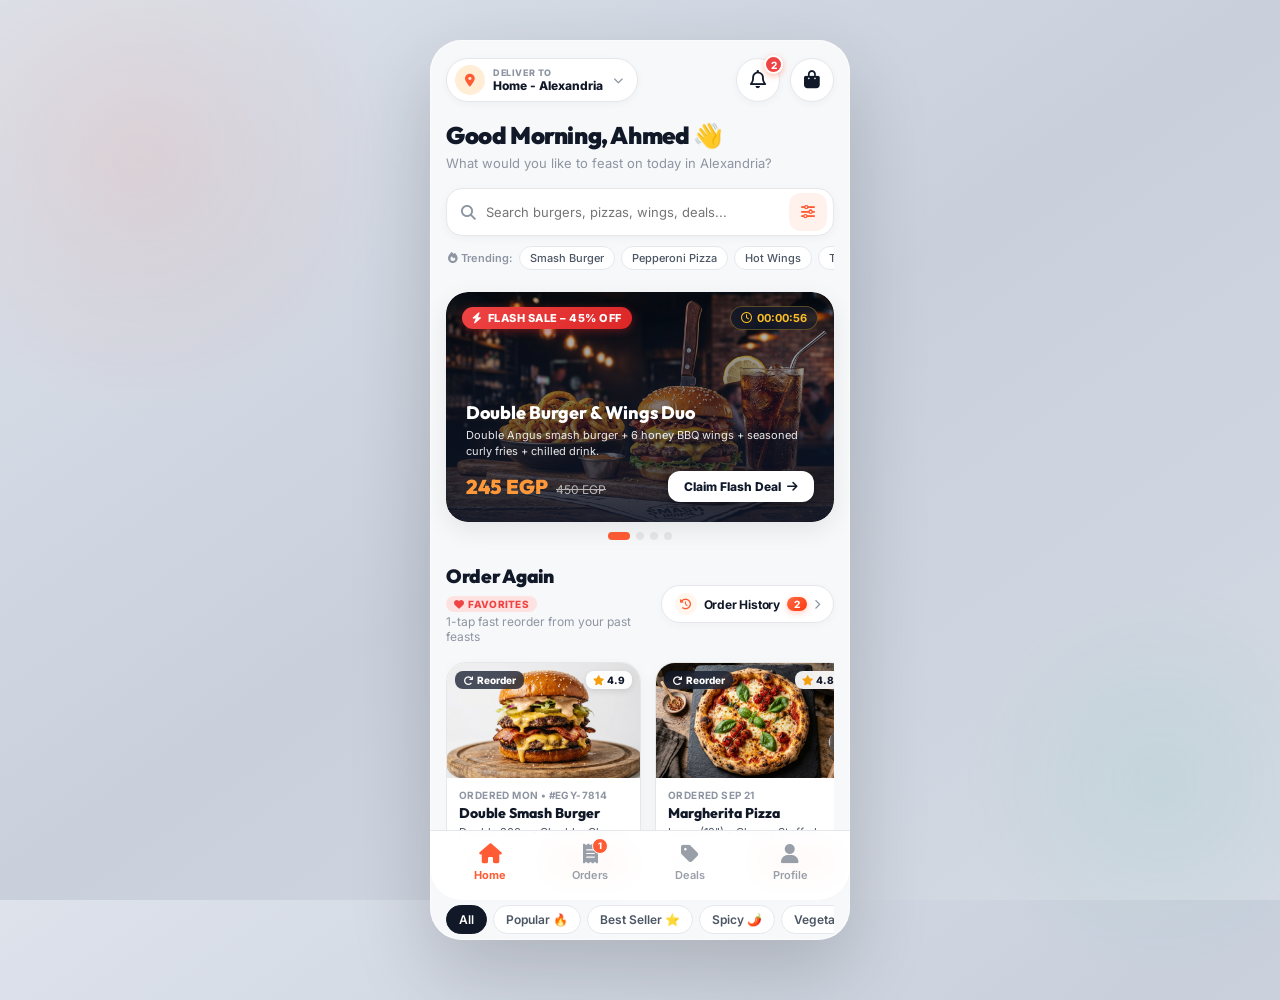
<file: index.html>
<!DOCTYPE html>
<html lang="en">
<head>
  <meta charset="UTF-8" />
  <meta name="viewport" content="width=device-width, initial-scale=1.0" />
  <title>Gourmet Bites - Fast, Fresh Food Ordering & Deals (EGP)</title>

  <!-- Modern Google Fonts -->
  <link rel="preconnect" href="https://fonts.googleapis.com">
  <link rel="preconnect" href="https://fonts.gstatic.com" crossorigin>
  <link href="https://fonts.googleapis.com/css2?family=Inter:wght@400;500;600;700;800&family=Outfit:wght@500;600;700;800;900&display=swap" rel="stylesheet">

  <link rel="stylesheet" href="style.css" />

  <!-- FontAwesome Icons -->
  <link
    rel="stylesheet"
    href="https://cdnjs.cloudflare.com/ajax/libs/font-awesome/6.5.2/css/all.min.css"
  />
</head>

<body>

  <main class="app home-app">

    <!-- 1. LOCATION ON LEFT & ICONS ON RIGHT -->
    <header class="home-top-bar">
      <!-- Location on Left -->
      <div class="home-location-pill location-picker" title="Switch Delivery Location">
        <div class="loc-pin-bubble">
          <i class="fa-solid fa-location-dot"></i>
        </div>
        <div class="loc-pill-text">
          <span class="deliver-tag">Deliver to</span>
          <strong class="dynamic-active-address">Home – Alexandria</strong>
        </div>
        <i class="fa-solid fa-chevron-down loc-chevron"></i>
      </div>

      <div class="header-actions">
        <!-- Notification Bell with Unread Badge -->
        <button class="icon-circle-btn open-notif-btn" aria-label="Notifications" title="Notifications">
          <i class="fa-regular fa-bell"></i>
          <span class="notif-badge" style="display:none;">2</span>
        </button>

        <!-- Shopping Cart Icon with Item Count Badge -->
        <button class="icon-circle-btn open-cart-btn" aria-label="Shopping Cart" title="Shopping Cart">
          <i class="fa-solid fa-bag-shopping"></i>
          <span class="cart-badge" style="display:none;">0</span>
        </button>
      </div>
    </header>

    <!-- 2. NAME & WELCOME -->
    <section class="home-welcome-box">
      <h1 class="dynamic-user-greeting">Good Morning, Ahmed 👋</h1>
      <p class="greeting-subtitle">What would you like to feast on today in Alexandria?</p>
    </section>

    <!-- 3. SEARCH -->
    <section class="search-discovery-section" style="position:relative;">
      <div class="search-bar" id="searchBarWrapper">
        <i class="fa-solid fa-magnifying-glass search-icon"></i>
        <input
          type="text"
          id="searchInput"
          placeholder="Search burgers, pizzas, wings, deals..."
          autocomplete="off"
        />
        <button class="clear-search-btn" id="clearSearchBtn" aria-label="Clear search" style="display: none;">
          <i class="fa-solid fa-xmark"></i>
        </button>
        <button class="filter-btn" id="filterModalBtn" aria-label="Filter" onclick="toggleSortMenu()">
          <i class="fa-solid fa-sliders"></i>
        </button>
      </div>

      <!-- Live Search Dropdown -->
      <div id="searchDropdown" class="search-dropdown" style="display:none;"></div>

      <!-- Quick Suggested Searches -->
      <div class="search-suggestions" id="searchSuggestions">
        <span class="suggest-label" id="suggestLabel"><i class="fa-solid fa-fire"></i> <span id="trendingLabelText">Trending:</span></span>
        <button class="suggest-pill" data-tag-en="Smash Burger" data-tag-ar="سماش برجر" onclick="applySearchTag(this)">Smash Burger</button>
        <button class="suggest-pill" data-tag-en="Pepperoni Pizza" data-tag-ar="بيتزا بيبيروني" onclick="applySearchTag(this)">Pepperoni Pizza</button>
        <button class="suggest-pill" data-tag-en="Hot Wings" data-tag-ar="أجنحة دجاج" onclick="applySearchTag(this)">Hot Wings</button>
        <button class="suggest-pill" data-tag-en="Truffle Fries" data-tag-ar="بطاطس بالكمأة" onclick="applySearchTag(this)">Truffle Fries</button>
        <button class="suggest-pill" data-tag-en="Mojito" data-tag-ar="موهيتو" onclick="applySearchTag(this)">Mojito</button>
        <button class="suggest-pill" data-tag-en="Lotus Cheesecake" data-tag-ar="تشيز كيك لوتس" onclick="applySearchTag(this)">Lotus Cheesecake</button>
      </div>
    </section>

    <style>
      .search-dropdown {
        position: absolute;
        top: calc(100% - 8px);
        left: 0; right: 0;
        background: var(--surface);
        border: 1px solid var(--border);
        border-radius: 16px;
        box-shadow: 0 16px 40px rgba(0,0,0,0.13);
        z-index: 500;
        overflow: hidden;
        max-height: 340px;
        overflow-y: auto;
        scrollbar-width: none;
      }
      .search-dropdown::-webkit-scrollbar { display: none; }
      .sdrop-item {
        display: flex;
        align-items: center;
        gap: 12px;
        padding: 10px 14px;
        border-bottom: 1px solid var(--border-light);
        cursor: pointer;
        transition: background 0.15s;
      }
      .sdrop-item:last-child { border-bottom: none; }
      .sdrop-item:hover { background: var(--surface-alt); }
      .sdrop-img {
        width: 44px; height: 44px;
        border-radius: 10px;
        object-fit: cover;
        flex-shrink: 0;
      }
      .sdrop-info { flex: 1; min-width: 0; }
      .sdrop-name {
        font-size: 13px; font-weight: 700;
        color: var(--text);
        white-space: nowrap; overflow: hidden; text-overflow: ellipsis;
      }
      .sdrop-price {
        font-size: 11px; color: var(--primary); font-weight: 700; margin-top: 2px;
      }
      .sdrop-add-btn {
        background: var(--primary-gradient);
        color: #fff;
        border: none;
        border-radius: 8px;
        padding: 6px 12px;
        font-size: 12px;
        font-weight: 700;
        cursor: pointer;
        flex-shrink: 0;
        transition: opacity 0.15s;
      }
      .sdrop-add-btn:hover { opacity: 0.88; }
      .sdrop-empty {
        padding: 20px;
        text-align: center;
        font-size: 13px;
        color: var(--muted);
      }
      .sdrop-count {
        padding: 8px 14px 6px;
        font-size: 10px;
        font-weight: 700;
        color: var(--muted);
        text-transform: uppercase;
        letter-spacing: 0.4px;
        border-bottom: 1px solid var(--border-light);
      }
    </style>

    <!-- 4. FLASH SALE, DEAL OF THE DAY & SPECIAL OFFERS (CAROUSEL) -->
    <section class="home-carousel-section" aria-label="Featured Feasts Carousel">
      <div class="home-carousel-wrapper" id="dealsCarouselWrapper">
        <div class="home-carousel-track" id="dealsCarouselTrack">

          <!-- Slide 1: Flash Sale (45% OFF) -->
          <article class="carousel-slide-item" style="background-image: url('images/banner1.jpg');">
            <div class="slide-header-badges">
              <span class="slide-main-badge flash">
                <i class="fa-solid fa-bolt"></i> Flash Sale – 45% OFF
              </span>
              <span class="slide-timer-chip">
                <i class="fa-regular fa-clock"></i> <strong class="flash-sale-timer">01:42:35</strong>
              </span>
            </div>
            <div class="slide-body-content">
              <h3>Double Burger & Wings Duo</h3>
              <p>Double Angus smash burger + 6 honey BBQ wings + seasoned curly fries + chilled drink.</p>
              <div class="slide-footer-row">
                <div class="slide-price-stack">
                  <span class="current-val">245 EGP</span>
                  <span class="original-val">450 EGP</span>
                </div>
                <a href="product-detail.html?deal=deal-flash-smash" class="slide-cta-btn">
                  <span>Claim Flash Deal</span> <i class="fa-solid fa-arrow-right"></i>
                </a>
              </div>
            </div>
          </article>

          <!-- Slide 2: Deal of the Day (49% OFF) -->
          <article class="carousel-slide-item" style="background-image: url('images/deal_combo.jpg');">
            <div class="slide-header-badges">
              <span class="slide-main-badge day-deal">
                <i class="fa-solid fa-crown"></i> Deal of the Day – 49% OFF
              </span>
              <span class="slide-timer-chip">
                <i class="fa-solid fa-stopwatch"></i> <strong class="deal-of-day-timer">23h : 59m : 59s</strong>
              </span>
            </div>
            <div class="slide-body-content">
              <h3>Mega Family Feast Platter</h3>
              <p>Large Pizza + 2 Angus Burgers + 8 Crispy Wings + Seasoned Fries & 4 Secret Dips + 1.5L Drink.</p>
              <div class="slide-footer-row">
                <div class="slide-price-stack">
                  <span class="current-val">420 EGP</span>
                  <span class="original-val">825 EGP</span>
                </div>
                <a href="product-detail.html?deal=deal-day-combo" class="slide-cta-btn">
                  <span>Customize & Order</span> <i class="fa-solid fa-arrow-right"></i>
                </a>
              </div>
            </div>
          </article>

          <!-- Slide 3: Duo Italian Feast (46% OFF) -->
          <article class="carousel-slide-item" style="background-image: url('images/banner2.jpg');">
            <div class="slide-header-badges">
              <span class="slide-main-badge offer">
                <i class="fa-solid fa-pizza-slice"></i> Italian Feast – 46% OFF
              </span>
              <span class="slide-timer-chip" style="color: #93c5fd; border-color: rgba(147, 197, 253, 0.4);">
                <i class="fa-solid fa-fire"></i> Best Seller
              </span>
            </div>
            <div class="slide-body-content">
              <h3>Duo Pizza & Pasta Feast</h3>
              <p>Any 2 Large Stone-Oven Pizzas + Fresh Cheesy Garlic Bread + 1L Chilled Beverage.</p>
              <div class="slide-footer-row">
                <div class="slide-price-stack">
                  <span class="current-val">320 EGP</span>
                  <span class="original-val">590 EGP</span>
                </div>
                <a href="product-detail.html?deal=deal-pizza-night" class="slide-cta-btn">
                  <span>Order Feast</span> <i class="fa-solid fa-arrow-right"></i>
                </a>
              </div>
            </div>
          </article>

          <!-- Slide 4: Welcome Promo (50 EGP OFF) -->
          <article class="carousel-slide-item" style="background-image: url('images/burger.jpg');">
            <div class="slide-header-badges">
              <span class="slide-main-badge offer" style="background: linear-gradient(135deg, #10b981 0%, #059669 100%);">
                <i class="fa-solid fa-ticket"></i> Promo Voucher
              </span>
              <span class="slide-timer-chip" style="color: #6ee7b7; border-color: rgba(110, 231, 183, 0.4);">
                Code: WELCOME50
              </span>
            </div>
            <div class="slide-body-content">
              <h3>Save 50 EGP on First Order</h3>
              <p>Apply code WELCOME50 at checkout for an instant 50 EGP discount on orders 250+ EGP!</p>
              <div class="slide-footer-row">
                <div class="slide-price-stack">
                  <span class="current-val" style="color: #34d399;">50 EGP OFF</span>
                  <span class="original-val" style="text-decoration:none; opacity:0.9;">Min. 250 EGP</span>
                </div>
                <button onclick="AppState.applyVoucher('WELCOME50')" class="slide-cta-btn" style="border:none; cursor:pointer;">
                  <span>Apply Code</span> <i class="fa-solid fa-check"></i>
                </button>
              </div>
            </div>
          </article>

        </div>
      </div>

      <!-- Carousel Dot Indicators -->
      <div class="carousel-dots-row" id="carouselDots">
        <span class="carousel-dot-indicator active" onclick="goToDealSlide(0)"></span>
        <span class="carousel-dot-indicator" onclick="goToDealSlide(1)"></span>
        <span class="carousel-dot-indicator" onclick="goToDealSlide(2)"></span>
        <span class="carousel-dot-indicator" onclick="goToDealSlide(3)"></span>
      </div>
    </section>



      <!-- Section Headline with Dedicated "Order History" Pill Button -->
      <div class="order-again-header-row">
        <div class="oah-left">
          <div class="oah-title-group">
            <h2>Order Again</h2>
            <span class="oah-fav-badge"><i class="fa-solid fa-heart"></i> Favorites</span>
          </div>
          <p>1-tap fast reorder from your past feasts</p>
        </div>
        <a href="orders.html" class="order-history-badge-btn" title="View Full Order History & Receipts">
          <div class="ohb-icon"><i class="fa-solid fa-clock-rotate-left"></i></div>
          <span class="ohb-text">Order History</span>
          <span class="ohb-count" id="homePastOrdersCount">2</span>
          <i class="fa-solid fa-chevron-right ohb-arrow"></i>
        </a>
      </div>

      <!-- Modern Visual Cards Scroller -->
      <div class="order-again-scroller-v2" id="orderAgainScroller">
        
        <!-- Reorder Item 1: Burger -->
        <article class="reorder-card-item">
          <div class="rc-media-box">
            <img src="images/burger.jpg" alt="Deluxe Double Smash Burger" />
            <div class="rc-media-overlay">
              <span class="rc-tag-reorder"><i class="fa-solid fa-arrow-rotate-right"></i> Reorder</span>
              <span class="rc-tag-rating"><i class="fa-solid fa-star"></i> 4.9</span>
            </div>
          </div>
          <div class="rc-body">
            <span class="rc-date">Ordered Mon • #EGY-7814</span>
            <h4 class="rc-title" title="Double Smash Burger">Double Smash Burger</h4>
            <p class="rc-options">Double 300g • Cheddar Cheese</p>
            <div class="rc-footer">
              <div class="rc-price-box">
                <span class="rc-price">195</span>
                <span class="rc-curr">EGP</span>
              </div>
              <button class="rc-reorder-btn" onclick="quickReorderDirect('burger-deluxe')" aria-label="Reorder Double Smash Burger">
                <i class="fa-solid fa-plus"></i>
                <span>Reorder</span>
              </button>
            </div>
          </div>
        </article>

        <!-- Reorder Item 2: Pizza -->
        <article class="reorder-card-item">
          <div class="rc-media-box">
            <img src="images/pizza.jpg" alt="Artisanal Margherita Pizza" />
            <div class="rc-media-overlay">
              <span class="rc-tag-reorder"><i class="fa-solid fa-arrow-rotate-right"></i> Reorder</span>
              <span class="rc-tag-rating"><i class="fa-solid fa-star"></i> 4.8</span>
            </div>
          </div>
          <div class="rc-body">
            <span class="rc-date">Ordered Sep 21</span>
            <h4 class="rc-title" title="Margherita Pizza">Margherita Pizza</h4>
            <p class="rc-options">Large (12") • Cheesy Stuffed Crust</p>
            <div class="rc-footer">
              <div class="rc-price-box">
                <span class="rc-price">220</span>
                <span class="rc-curr">EGP</span>
              </div>
              <button class="rc-reorder-btn" onclick="quickReorderDirect('pizza-margherita')" aria-label="Reorder Margherita Pizza">
                <i class="fa-solid fa-plus"></i>
                <span>Reorder</span>
              </button>
            </div>
          </div>
        </article>

        <!-- Reorder Item 3: Wings -->
        <article class="reorder-card-item">
          <div class="rc-media-box">
            <img src="images/deal_combo.jpg" alt="Crispy Honey Glazed Wings" />
            <div class="rc-media-overlay">
              <span class="rc-tag-reorder"><i class="fa-solid fa-arrow-rotate-right"></i> Reorder</span>
              <span class="rc-tag-rating"><i class="fa-solid fa-star"></i> 4.9</span>
            </div>
          </div>
          <div class="rc-body">
            <span class="rc-date">Ordered Sep 18</span>
            <h4 class="rc-title" title="Honey BBQ Wings">Honey BBQ Wings</h4>
            <p class="rc-options">12 Pcs Box • Honey BBQ Glaze</p>
            <div class="rc-footer">
              <div class="rc-price-box">
                <span class="rc-price">240</span>
                <span class="rc-curr">EGP</span>
              </div>
              <button class="rc-reorder-btn" onclick="quickReorderDirect('wings-crispy')" aria-label="Reorder Honey BBQ Wings">
                <i class="fa-solid fa-plus"></i>
                <span>Reorder</span>
              </button>
            </div>
          </div>
        </article>

        <!-- Reorder Item 4: Mojito -->
        <article class="reorder-card-item">
          <div class="rc-media-box">
            <img src="images/drinks.jpg" alt="Passion Fruit Mojito" />
            <div class="rc-media-overlay">
              <span class="rc-tag-reorder"><i class="fa-solid fa-arrow-rotate-right"></i> Reorder</span>
              <span class="rc-tag-rating"><i class="fa-solid fa-star"></i> 4.7</span>
            </div>
          </div>
          <div class="rc-body">
            <span class="rc-date">Ordered Sep 18</span>
            <h4 class="rc-title" title="Passion Fruit Mojito">Passion Fruit Mojito</h4>
            <p class="rc-options">Large Jar (650ml) • Regular Ice</p>
            <div class="rc-footer">
              <div class="rc-price-box">
                <span class="rc-price">100</span>
                <span class="rc-curr">EGP</span>
              </div>
              <button class="rc-reorder-btn" onclick="quickReorderDirect('drinks-passion')" aria-label="Reorder Passion Fruit Mojito">
                <i class="fa-solid fa-plus"></i>
                <span>Reorder</span>
              </button>
            </div>
          </div>
        </article>

      </div>
    </section>



    <!-- Product Discovery Filters & Sorting -->
    <section class="filters-sorting-bar">
      <div class="filter-pills-list">
        <button class="filter-tag-pill active" onclick="setProductFilter('all', this)">All</button>
        <button class="filter-tag-pill" onclick="setProductFilter('popular', this)">Popular 🔥</button>
        <button class="filter-tag-pill" onclick="setProductFilter('bestseller', this)">Best Seller ⭐</button>
        <button class="filter-tag-pill" onclick="setProductFilter('spicy', this)">Spicy 🌶️</button>
        <button class="filter-tag-pill" onclick="setProductFilter('veg', this)">Vegetarian 🥗</button>
        <button class="filter-tag-pill" onclick="setProductFilter('new', this)">New ✨</button>
      </div>

      <div class="sort-selector-wrapper">
        <select id="sortSelect" onchange="applySorting(this.value)">
          <option value="recommended">Sort: Recommended</option>
          <option value="popular">Most Popular</option>
          <option value="price-asc">Price: Low to High</option>
          <option value="price-desc">Price: High to Low</option>
          <option value="rating">Highest Rated</option>
        </select>
      </div>
    </section>

    <!-- Food Menu Items Grid -->
    <section class="featured-section">
      <div class="section-headline">
        <div>
          <h2>Our Gourmet Menu ⭐</h2>
          <p>Tap any dish to customize sauces, crusts & ingredients</p>
        </div>
        <span class="items-found" id="itemsCountBadge">12 items</span>
      </div>

      <div class="products-grid" id="mainProductsGrid">
        <!-- Injected and filtered dynamically by JS -->
      </div>

      <!-- Empty State -->
      <div class="empty-state" id="emptyState" style="display: none;">
        <i class="fa-solid fa-magnifying-glass"></i>
        <h4 id="emptyStateTitle">No dishes found</h4>
        <p id="emptyStateDesc">Try searching for a different dish, ingredient, or reset filters.</p>
        <button class="reset-filter-btn" id="emptyStateResetBtn" onclick="resetAllFilters()">Reset All Filters</button>
      </div>
    </section>

    <!-- ALL CATEGORIES MODAL -->
    <div class="all-categories-modal" id="allCategoriesModal">
      <div class="all-cat-card">
        <div class="all-cat-header">
          <h3 id="allCatModalTitle">All Food Categories</h3>
          <button onclick="closeAllCategoriesModal()"><i class="fa-solid fa-xmark"></i></button>
        </div>
        <div class="all-cat-grid">
          <div class="cat-modal-item" onclick="selectModalCategory('pizza')"><span>🍕</span><strong class="cat-modal-name">Pizza</strong></div>
          <div class="cat-modal-item" onclick="selectModalCategory('burgers')"><span>🍔</span><strong class="cat-modal-name">Burgers</strong></div>
          <div class="cat-modal-item" onclick="selectModalCategory('chicken')"><span>🍗</span><strong class="cat-modal-name">Chicken & Wings</strong></div>
          <div class="cat-modal-item" onclick="selectModalCategory('meals')"><span>🍱</span><strong class="cat-modal-name">Bowls & Meals</strong></div>
          <div class="cat-modal-item" onclick="selectModalCategory('drinks')"><span>🥤</span><strong class="cat-modal-name">Artisan Drinks</strong></div>
          <div class="cat-modal-item" onclick="selectModalCategory('desserts')"><span>🍰</span><strong class="cat-modal-name">Desserts</strong></div>
        </div>
      </div>
    </div>

    <!-- 7. BOTTOM NAVIGATION BAR (4 DESTINATIONS: HOME | ORDERS | DEALS | PROFILE) -->
    <nav class="bottom-nav">
      <a href="index.html" class="nav-item active">
        <i class="fa-solid fa-house"></i>
        <span>Home</span>
      </a>

      <a href="orders.html" class="nav-item">
        <div class="nav-icon-container">
          <i class="fa-solid fa-receipt"></i>
          <span class="nav-badge">1</span>
        </div>
        <span>Orders</span>
      </a>

      <a href="deals.html" class="nav-item">
        <div class="nav-icon-container">
          <i class="fa-solid fa-tag"></i>
        </div>
        <span>Deals</span>
      </a>

      <a href="profile.html" class="nav-item">
        <i class="fa-solid fa-user"></i>
        <span>Profile</span>
      </a>
    </nav>

  </main>

  <!-- Central App-State Logic -->
  <script src="app-state.js"></script>

  <!-- Home Dynamic Logic, Carousel & Filter Script -->
  <script>
    let currentCategory = 'all';
    let currentTagFilter = 'all';
    let currentSort = 'recommended';

    // Carousel State
    let currentSlide = 0;
    const totalSlides = 4;
    let carouselInterval = null;

    document.addEventListener('DOMContentLoaded', () => {
      renderProductsGrid();
      initHomeInteractions();
      initDealsCarousel();
      initHomeOrderWidgets();
      translateHomeElementsAr();
    });

    function translateHomeElementsAr() {
      const isAr = AppState.getLanguage() === 'ar';
      if (!isAr) return;

      // 0. Welcome Subtitle
      const welcomeSub = document.querySelector('.greeting-subtitle');
      if (welcomeSub) welcomeSub.textContent = 'ماذا تحب أن تطلب اليوم في الإسكندرية؟';

      // 1. Search Bar & Trending Suggestions
      const searchInput = document.getElementById('searchInput');
      if (searchInput) {
        searchInput.placeholder = 'ابحث عن برجر، بيتزا، أجنحة، عروض...';
      }
      const trendingLabel = document.getElementById('trendingLabelText');
      if (trendingLabel) trendingLabel.textContent = 'الأكثر طلباً:';

      document.querySelectorAll('.suggest-pill').forEach(pill => {
        const ar = pill.getAttribute('data-tag-ar');
        if (ar) pill.textContent = ar;
      });

      // 2. Carousel Slides
      const slide1Title = document.querySelector('.carousel-slide-item:nth-child(1) .slide-body-content h3');
      const slide1Desc = document.querySelector('.carousel-slide-item:nth-child(1) .slide-body-content p');
      const slide1Badge = document.querySelector('.carousel-slide-item:nth-child(1) .slide-main-badge');
      const slide1Cta = document.querySelector('.carousel-slide-item:nth-child(1) .slide-cta-btn span');
      if (slide1Title) slide1Title.textContent = 'فلاش سيل: دبل برجر وأجنحة دجاج';
      if (slide1Desc) slide1Desc.textContent = 'برجر أنجوس دبل سماش بالجبن الشيدر + 6 أجنحة دجاج مقرمشة + بطاطس كيرلي + مشروب بارد.';
      if (slide1Badge) slide1Badge.innerHTML = `<i class="fa-solid fa-bolt"></i> فلاش سيل – خصم 45%`;
      if (slide1Cta) slide1Cta.textContent = 'اطلب الفلاش سيل';

      const slide2Title = document.querySelector('.carousel-slide-item:nth-child(2) .slide-body-content h3');
      const slide2Desc = document.querySelector('.carousel-slide-item:nth-child(2) .slide-body-content p');
      const slide2Badge = document.querySelector('.carousel-slide-item:nth-child(2) .slide-main-badge');
      const slide2Cta = document.querySelector('.carousel-slide-item:nth-child(2) .slide-cta-btn span');
      if (slide2Title) slide2Title.textContent = 'صينية الكومبو العائلية الضخمة';
      if (slide2Desc) slide2Desc.textContent = 'بيتزا كبيرة + 2 برجر أنجوس سماش + 8 أجنحة دجاج + بطاطس و4 صصوصات + مشروب 1.5 لتر.';
      if (slide2Badge) slide2Badge.innerHTML = `<i class="fa-solid fa-crown"></i> عرض اليوم – خصم 49%`;
      if (slide2Cta) slide2Cta.textContent = 'تخصيص وطلب العرض';

      const slide3Title = document.querySelector('.carousel-slide-item:nth-child(3) .slide-body-content h3');
      const slide3Desc = document.querySelector('.carousel-slide-item:nth-child(3) .slide-body-content p');
      const slide3Badge = document.querySelector('.carousel-slide-item:nth-child(3) .slide-main-badge');
      const slide3Chip = document.querySelector('.carousel-slide-item:nth-child(3) .slide-timer-chip');
      const slide3Cta = document.querySelector('.carousel-slide-item:nth-child(3) .slide-cta-btn span');
      if (slide3Title) slide3Title.textContent = 'وليمة البيتزا والباستا المزدوجة';
      if (slide3Desc) slide3Desc.textContent = 'اختيارك من أي 2 بيتزا كبيرة + خبز ثوم بالجبنة + مشروب 1 لتر منعش.';
      if (slide3Badge) slide3Badge.innerHTML = `<i class="fa-solid fa-pizza-slice"></i> وليمة إيطالية – خصم 46%`;
      if (slide3Chip) slide3Chip.innerHTML = `<i class="fa-solid fa-fire"></i> الأكثر طلباً`;
      if (slide3Cta) slide3Cta.textContent = 'اطلب الوليمة';

      const slide4Title = document.querySelector('.carousel-slide-item:nth-child(4) .slide-body-content h3');
      const slide4Desc = document.querySelector('.carousel-slide-item:nth-child(4) .slide-body-content p');
      const slide4Badge = document.querySelector('.carousel-slide-item:nth-child(4) .slide-main-badge');
      const slide4Cta = document.querySelector('.carousel-slide-item:nth-child(4) .slide-cta-btn span');
      if (slide4Title) slide4Title.textContent = 'وفّر 50 ج.م على أول طلب لك';
      if (slide4Desc) slide4Desc.textContent = 'استخدم كود WELCOME50 عند الدفع لتحصل على خصم فوري 50 ج.م للطلبات من 250 ج.م!';
      if (slide4Badge) slide4Badge.innerHTML = `<i class="fa-solid fa-ticket"></i> كود ترحيبي`;
      if (slide4Cta) slide4Cta.textContent = 'تطبيق الكود';

      // 3. Order Again Section Titles & Cards
      const oahTitle = document.querySelector('.oah-title-group h2');
      const oahFav = document.querySelector('.oah-fav-badge');
      const oahSub = document.querySelector('.oah-left p');
      const ohbText = document.querySelector('.ohb-text');
      if (oahTitle) oahTitle.textContent = 'اطلب مجدداً';
      if (oahFav) oahFav.innerHTML = `<i class="fa-solid fa-heart"></i> المفضلة`;
      if (oahSub) oahSub.textContent = 'إعادة طلب سريعة بنقرة واحدة من وجباتك السابقة';
      if (ohbText) ohbText.textContent = 'سجل الطلبات';

      const reorderCards = document.querySelectorAll('.reorder-card-item');
      if (reorderCards.length >= 3) {
        // Burger
        const t0 = reorderCards[0].querySelector('.rc-title');
        const o0 = reorderCards[0].querySelector('.rc-options');
        const c0 = reorderCards[0].querySelector('.rc-curr');
        const b0 = reorderCards[0].querySelector('.rc-reorder-btn span');
        const tg0 = reorderCards[0].querySelector('.rc-tag-reorder');
        if (t0) t0.textContent = 'ديلوكس دبل سماش برجر';
        if (o0) o0.textContent = 'شريحتان 300جم • جبن شيدر';
        if (c0) c0.textContent = 'ج.م';
        if (b0) b0.textContent = 'أعد الطلب';
        if (tg0) tg0.innerHTML = `<i class="fa-solid fa-arrow-rotate-right"></i> طلب متكرر`;

        // Pizza
        const t1 = reorderCards[1].querySelector('.rc-title');
        const o1 = reorderCards[1].querySelector('.rc-options');
        const c1 = reorderCards[1].querySelector('.rc-curr');
        const b1 = reorderCards[1].querySelector('.rc-reorder-btn span');
        const tg1 = reorderCards[1].querySelector('.rc-tag-reorder');
        if (t1) t1.textContent = 'بيتزا مارجريتا نابوليتان';
        if (o1) o1.textContent = 'حجم كبير (12 بوصة) • أطراف محشوة جبن';
        if (c1) c1.textContent = 'ج.م';
        if (b1) b1.textContent = 'أعد الطلب';
        if (tg1) tg1.innerHTML = `<i class="fa-solid fa-arrow-rotate-right"></i> طلب متكرر`;

        // Wings
        const t2 = reorderCards[2].querySelector('.rc-title');
        const o2 = reorderCards[2].querySelector('.rc-options');
        const c2 = reorderCards[2].querySelector('.rc-curr');
        const b2 = reorderCards[2].querySelector('.rc-reorder-btn span');
        const tg2 = reorderCards[2].querySelector('.rc-tag-reorder');
        if (t2) t2.textContent = 'أجنحة دجاج مقرمشة بالعسل';
        if (o2) o2.textContent = 'علبة 12 قطعة • صوص باربيكيو حلو';
        if (c2) c2.textContent = 'ج.م';
        if (b2) b2.textContent = 'أعد الطلب';
        if (tg2) tg2.innerHTML = `<i class="fa-solid fa-arrow-rotate-right"></i> طلب متكرر`;
      }

      // 4. Categories Section Header
      const catSecTitle = document.querySelector('.categories-section .section-headline h2');
      const catSecSub = document.querySelector('.categories-section .section-headline p');
      const seeAllBtn = document.getElementById('seeAllCategoriesBtn');
      if (catSecTitle) catSecTitle.textContent = 'أقسام الطعام 🍕';
      if (catSecSub) catSecSub.textContent = 'وصفات جورميه محضرة طازجة يومياً';
      if (seeAllBtn) seeAllBtn.innerHTML = `عرض الكل (6) <i class="fa-solid fa-chevron-left"></i>`;

      // 5. Category Scroller Cards
      const catLabelsMap = {
        'all': 'جميع الأطباق',
        'pizza': 'بيتزا',
        'burgers': 'برجر',
        'chicken': 'دجاج وأجنحة',
        'meals': 'وجبات وبطاطس',
        'drinks': 'مشروبات منعشة',
        'desserts': 'حلويات وكيك'
      };
      document.querySelectorAll('#categoryChips .category-modern-card').forEach(card => {
        const cat = card.getAttribute('data-category');
        const lbl = card.querySelector('.category-modern-label');
        if (lbl && catLabelsMap[cat]) lbl.textContent = catLabelsMap[cat];
      });

      // 6. Filter Tag Pills
      const filterPills = document.querySelectorAll('.filter-tag-pill');
      const filterMap = [
        'الكل',
        'الأكثر شهرة 🔥',
        'الأكثر مبيعاً ⭐',
        'حار 🌶️',
        'نباتي 🥗',
        'جديد ومميز ✨'
      ];
      filterPills.forEach((p, idx) => {
        if (filterMap[idx]) p.textContent = filterMap[idx];
      });

      // 7. Sort Select Dropdown
      const sortSelect = document.getElementById('sortSelect');
      if (sortSelect && sortSelect.options) {
        if (sortSelect.options[0]) sortSelect.options[0].text = 'ترتيب: الموصى به';
        if (sortSelect.options[1]) sortSelect.options[1].text = 'الأكثر طلباً';
        if (sortSelect.options[2]) sortSelect.options[2].text = 'السعر: من الأقل للأعلى';
        if (sortSelect.options[3]) sortSelect.options[3].text = 'السعر: من الأعلى للأقل';
        if (sortSelect.options[4]) sortSelect.options[4].text = 'الأعلى تقييماً';
      }

      // 8. Gourmet Menu Headline
      const menuTitle = document.querySelector('.featured-section .section-headline h2');
      const menuSub = document.querySelector('.featured-section .section-headline p');
      if (menuTitle) menuTitle.textContent = 'قائمة أطباق جورميه ⭐';
      if (menuSub) menuSub.textContent = 'اضغط على أي وجبة لتخصيص الصوصات والإضافات والمكونات';

      // 9. All Categories Modal
      const modalTitle = document.getElementById('allCatModalTitle');
      if (modalTitle) modalTitle.textContent = 'جميع أقسام الطعام';
      const modalMap = {
        'pizza': 'بيتزا إيطالية',
        'burgers': 'برجر جورميه',
        'chicken': 'دجاج وأجنحة',
        'meals': 'وجبات وبطاطس',
        'drinks': 'مشروبات منعشة',
        'desserts': 'حلويات وكيك'
      };
      document.querySelectorAll('.cat-modal-item').forEach(item => {
        const nameEl = item.querySelector('.cat-modal-name') || item.querySelector('strong');
        const onclickAttr = item.getAttribute('onclick') || '';
        const match = onclickAttr.match(/selectModalCategory\('([^']+)'\)/);
        if (match && match[1] && modalMap[match[1]] && nameEl) {
          nameEl.textContent = modalMap[match[1]];
        }
      });
    }

    /* ==========================================================================
       Deals Carousel Controls (Flash Sale, Deal of Day, Special Offers)
       ========================================================================== */
    function initDealsCarousel() {
      startCarouselTimer();

      const wrapper = document.getElementById('dealsCarouselWrapper');
      if (wrapper) {
        wrapper.addEventListener('mouseenter', stopCarouselTimer);
        wrapper.addEventListener('mouseleave', startCarouselTimer);
        wrapper.addEventListener('touchstart', stopCarouselTimer, { passive: true });
        wrapper.addEventListener('touchend', startCarouselTimer, { passive: true });
      }
    }

    function startCarouselTimer() {
      stopCarouselTimer();
      carouselInterval = setInterval(() => {
        nextDealSlide();
      }, 4800);
    }

    function stopCarouselTimer() {
      if (carouselInterval) clearInterval(carouselInterval);
    }

    function updateCarouselPosition() {
      const track = document.getElementById('dealsCarouselTrack');
      const isRtl = document.documentElement.dir === 'rtl';
      if (track) {
        track.style.transform = isRtl 
          ? `translateX(${currentSlide * 100}%)` 
          : `translateX(-${currentSlide * 100}%)`;
      }
      document.querySelectorAll('#carouselDots .carousel-dot-indicator').forEach((dot, idx) => {
        dot.classList.toggle('active', idx === currentSlide);
      });
    }

    function nextDealSlide() {
      currentSlide = (currentSlide + 1) % totalSlides;
      updateCarouselPosition();
    }

    function prevDealSlide() {
      currentSlide = (currentSlide - 1 + totalSlides) % totalSlides;
      updateCarouselPosition();
    }

    function goToDealSlide(idx) {
      currentSlide = idx;
      updateCarouselPosition();
      startCarouselTimer();
    }

    /* ==========================================================================
       Home Search, Filtering & Categories
       ========================================================================== */
    function toggleSortMenu() {
      const sortSelect = document.getElementById('sortSelect');
      if (sortSelect) {
        sortSelect.scrollIntoView({ behavior: 'smooth', block: 'center' });
        sortSelect.focus();
      }
    }

    function initHomeInteractions() {
      // Category modern cards / chips
      document.querySelectorAll('#categoryChips .category-modern-card, #categoryChips .category-chip').forEach(chip => {
        chip.addEventListener('click', () => {
          document.querySelectorAll('#categoryChips .category-modern-card, #categoryChips .category-chip').forEach(c => c.classList.remove('active'));
          chip.classList.add('active');
          currentCategory = chip.getAttribute('data-category');
          renderProductsGrid();
        });
      });

      // Search input
      const searchInput = document.getElementById('searchInput');
      const clearBtn = document.getElementById('clearSearchBtn');
      const dropdown = document.getElementById('searchDropdown');

      function renderSearchDropdown(query) {
        if (!dropdown) return;
        if (!query || query.length < 1) {
          dropdown.style.display = 'none';
          return;
        }
        const isAr = AppState.getLanguage() === 'ar';
        const results = AppState.searchProducts(query, 'all', 'all').slice(0, 8);
        dropdown.style.display = 'block';
        if (results.length === 0) {
          dropdown.innerHTML = `<div class="sdrop-empty">${isAr ? 'لا توجد نتائج لـ "' + query + '"' : 'No results for "' + query + '"'}</div>`;
          return;
        }
        dropdown.innerHTML =
          `<div class="sdrop-count">${results.length}${results.length === 8 ? '+' : ''} ${isAr ? 'نتيجة' : 'results'}</div>` +
          results.map(item => {
            const name = isAr ? (item.nameAr || item.name) : item.name;
            return `
              <div class="sdrop-item" onclick="window.location.href='product-detail.html?id=${item.id}'">
                <img class="sdrop-img" src="${item.image}" alt="${name}" />
                <div class="sdrop-info">
                  <div class="sdrop-name">${name}</div>
                  <div class="sdrop-price">${AppState.formatEGP(item.basePrice)}</div>
                </div>
                <button class="sdrop-add-btn" onclick="event.stopPropagation(); quickAddToCartItem('${item.id}', this)">
                  ${isAr ? '+ أضف' : '+ Add'}
                </button>
              </div>`;
          }).join('');
      }

      if (searchInput) {
        searchInput.addEventListener('input', () => {
          const val = searchInput.value.trim();
          if (clearBtn) clearBtn.style.display = searchInput.value.length > 0 ? 'flex' : 'none';
          if (!val) {
            document.querySelectorAll('.suggest-pill').forEach(p => p.classList.remove('active'));
          }
          renderSearchDropdown(val);
          renderProductsGrid();
        });
        searchInput.addEventListener('keydown', (e) => {
          if (e.key === 'Enter') {
            dropdown.style.display = 'none';
            searchInput.blur();
          }
          if (e.key === 'Escape') {
            dropdown.style.display = 'none';
            searchInput.value = '';
            if (clearBtn) clearBtn.style.display = 'none';
            renderProductsGrid();
          }
        });
        searchInput.addEventListener('focus', () => {
          if (searchInput.value.trim().length > 0) renderSearchDropdown(searchInput.value.trim());
        });
      }

      // Close dropdown on outside click
      document.addEventListener('click', (e) => {
        if (dropdown && !dropdown.contains(e.target) && e.target !== searchInput) {
          dropdown.style.display = 'none';
        }
      });

      if (clearBtn) {
        clearBtn.addEventListener('click', () => {
          searchInput.value = '';
          clearBtn.style.display = 'none';
          if (dropdown) dropdown.style.display = 'none';
          document.querySelectorAll('.suggest-pill').forEach(p => p.classList.remove('active'));
          searchInput.focus();
          renderProductsGrid();
        });
      }
    }

    function applySearchTag(target) {
      const isAr = AppState.getLanguage() === 'ar';
      let tag = '';
      if (typeof target === 'string') {
        tag = target;
      } else if (target && target.getAttribute) {
        tag = isAr 
          ? (target.getAttribute('data-tag-ar') || target.textContent.trim()) 
          : (target.getAttribute('data-tag-en') || target.textContent.trim());
        document.querySelectorAll('.suggest-pill').forEach(p => p.classList.remove('active'));
        target.classList.add('active');
      }

      const searchInput = document.getElementById('searchInput');
      if (searchInput) {
        searchInput.value = tag;
        const clearBtn = document.getElementById('clearSearchBtn');
        if (clearBtn) clearBtn.style.display = 'flex';
        renderProductsGrid();
        searchInput.scrollIntoView({ behavior: 'smooth', block: 'nearest' });
      }
    }

    function setProductFilter(filter, btn) {
      document.querySelectorAll('.filter-tag-pill').forEach(b => b.classList.remove('active'));
      btn.classList.add('active');
      currentTagFilter = filter;
      renderProductsGrid();
    }

    function applySorting(sortVal) {
      currentSort = sortVal;
      renderProductsGrid();
    }

    function renderProductsGrid() {
      const container = document.getElementById('mainProductsGrid');
      const emptyState = document.getElementById('emptyState');
      const countBadge = document.getElementById('itemsCountBadge');
      const searchInput = document.getElementById('searchInput');
      const query = (searchInput ? searchInput.value : '').trim();

      if (!container) return;

      // Smart bilingual multi-attribute search via AppState
      let items = AppState.searchProducts(query, currentCategory, currentTagFilter);

      // Sorting
      if (currentSort === 'price-asc') items.sort((a, b) => a.basePrice - b.basePrice);
      else if (currentSort === 'price-desc') items.sort((a, b) => b.basePrice - a.basePrice);
      else if (currentSort === 'rating') items.sort((a, b) => b.rating - a.rating);
      else if (currentSort === 'popular') items.sort((a, b) => (b.isPopular ? 1 : 0) - (a.isPopular ? 1 : 0));

      const isAr = AppState.getLanguage() === 'ar';
      if (countBadge) countBadge.textContent = isAr ? `${items.length} صنف` : `${items.length} items`;

      if (items.length === 0) {
        container.innerHTML = '';
        if (emptyState) {
          emptyState.style.display = 'flex';
          const emptyTitle = document.getElementById('emptyStateTitle');
          const emptyDesc = document.getElementById('emptyStateDesc');
          const emptyBtn = document.getElementById('emptyStateResetBtn');
          if (emptyTitle) {
            emptyTitle.textContent = query 
              ? (isAr ? `لم نجد نتائج مطابقة لـ "${query}"` : `No dishes found for "${query}"`)
              : (isAr ? 'لم نجد أطباقاً مطابقة في هذا القسم' : 'No dishes found in this category');
          }
          if (emptyDesc) {
            emptyDesc.textContent = isAr 
              ? 'جرب البحث بكلمات أخرى أو بمكون مختلف، أو أعد ضبط الفلاتر.'
              : 'Try searching for a different dish, ingredient, or reset filters.';
          }
          if (emptyBtn) {
            emptyBtn.textContent = isAr ? 'إعادة ضبط البحث والفلاتر' : 'Reset All Filters';
          }
        }
        return;
      }

      if (emptyState) emptyState.style.display = 'none';

      const allergenNamesAr = {
        'Dairy': 'ألبان',
        'Gluten': 'جلوتين',
        'Eggs': 'بيض',
        'Nuts': 'مكسرات',
        'Soy': 'صويا'
      };

      container.innerHTML = items.map(item => {
        const isFav = AppState.isFavorite(item.id);
        const allergensBadges = (item.allergens || []).map(a => `<span class="allergen-tag" title="${isAr ? 'يحتوي على ' + (allergenNamesAr[a] || a) : 'Contains ' + a}">${isAr ? (allergenNamesAr[a] || a) : a}</span>`).join('');
        const itemName = isAr ? (item.nameAr || item.name) : item.name;
        const itemDesc = isAr ? (item.descriptionAr || item.description) : item.description;
        const prepTimeText = isAr ? item.prepTime.replace('min', 'دقيقة') : item.prepTime;
        const bestSellerBadge = isAr ? `<i class="fa-solid fa-fire"></i> الأكثر مبيعاً` : `<i class="fa-solid fa-fire"></i> Best Seller`;
        const newBadge = isAr ? `<i class="fa-solid fa-sparkles"></i> جديد` : `<i class="fa-solid fa-sparkles"></i> New`;

        return `
          <article class="product-card" data-product-id="${item.id}">
            <div class="product-img-box" onclick="window.location.href='product-detail.html?id=${item.id}'" style="cursor:pointer;">
              <img src="${item.image}" alt="${itemName}" loading="lazy" />
              ${item.isBestSeller ? `<span class="product-tag best-seller">${bestSellerBadge}</span>` : (item.isNew ? `<span class="product-tag new-tag">${newBadge}</span>` : '')}
              <button class="fav-btn ${isFav ? 'favorited' : ''}" aria-label="Favorite" onclick="event.stopPropagation(); AppState.toggleFavorite('${item.id}')">
                <i class="${isFav ? 'fa-solid' : 'fa-regular'} fa-heart"></i>
              </button>
            </div>

            <div class="product-info">
              <div class="product-meta">
                <span class="rating">
                  <i class="fa-solid fa-star"></i> ${item.rating}
                  <span class="reviews-count">(${item.reviews})</span>
                </span>
                <span class="time-cal">
                  <i class="fa-regular fa-clock"></i> ${prepTimeText}
                </span>
              </div>

              <h3 class="product-title" onclick="window.location.href='product-detail.html?id=${item.id}'" style="cursor:pointer;">
                ${itemName}
              </h3>
              <p class="product-desc">${itemDesc}</p>

              ${allergensBadges ? `<div class="allergens-row"><small>${isAr ? 'المسببات:' : 'Allergens:'}</small> ${allergensBadges}</div>` : ''}

              <div class="product-footer">
                <div class="pricing">
                  <span class="price">${AppState.formatEGP(item.basePrice)}</span>
                  ${item.originalPrice ? `<span class="original-price">${AppState.formatEGP(item.originalPrice)}</span>` : ''}
                </div>

                <div class="product-action-buttons">
                  <a href="product-detail.html?id=${item.id}" class="customize-link-btn" title="${isAr ? 'تخصيص المكونات والإضافات' : 'Customize ingredients & options'}">
                    <i class="fa-solid fa-sliders"></i>
                  </a>
                  <button class="add-to-cart-btn" onclick="quickAddToCartItem('${item.id}', this)" aria-label="Quick Add to cart">
                    <i class="fa-solid fa-plus"></i> ${isAr ? 'إضافة' : 'Add'}
                  </button>
                </div>
              </div>
            </div>
          </article>
        `;
      }).join('');
    }

    function quickAddToCartItem(id, btn) {
      const item = AppState.catalog[id];
      if (!item) return;

      const isAr = AppState.getLanguage() === 'ar';
      AppState.addToCart({
        id: item.id,
        name: item.name,
        nameAr: item.nameAr,
        image: item.image,
        unitPrice: item.basePrice,
        selectedOptions: {},
        quantity: 1
      });

      if (btn) {
        const orig = btn.innerHTML;
        btn.classList.add('added');
        btn.innerHTML = `<i class="fa-solid fa-check"></i> ${isAr ? 'تمت الإضافة' : 'Added'}`;
        setTimeout(() => {
          btn.classList.remove('added');
          btn.innerHTML = orig;
        }, 1100);
      }
    }

    function quickReorderDirect(id) {
      quickAddToCartItem(id, null);
      AppState.openCartDrawer();
    }

    function resetAllFilters() {
      currentCategory = 'all';
      currentTagFilter = 'all';
      currentSort = 'recommended';
      const searchInput = document.getElementById('searchInput');
      if (searchInput) searchInput.value = '';
      const clearBtn = document.getElementById('clearSearchBtn');
      if (clearBtn) clearBtn.style.display = 'none';
      document.querySelectorAll('.suggest-pill').forEach(p => p.classList.remove('active'));
      document.querySelectorAll('#categoryChips .category-modern-card, #categoryChips .category-chip').forEach(c => c.classList.remove('active'));
      document.querySelector('#categoryChips .category-modern-card[data-category="all"], #categoryChips .category-chip[data-category="all"]')?.classList.add('active');
      document.querySelectorAll('.filter-tag-pill').forEach(b => b.classList.remove('active'));
      document.querySelector('.filter-tag-pill')?.classList.add('active');
      const sortSelect = document.getElementById('sortSelect');
      if (sortSelect) sortSelect.value = 'recommended';
      renderProductsGrid();
    }

    function openAllCategoriesModal() {
      document.getElementById('allCategoriesModal')?.classList.add('open');
    }

    function closeAllCategoriesModal() {
      document.getElementById('allCategoriesModal')?.classList.remove('open');
    }

    function selectModalCategory(cat) {
      closeAllCategoriesModal();
      document.querySelectorAll('#categoryChips .category-modern-card, #categoryChips .category-chip').forEach(c => {
        c.classList.toggle('active', c.getAttribute('data-category') === cat);
      });
      currentCategory = cat;
      renderProductsGrid();
    }

    function initHomeOrderWidgets() {
      try {
        const past = AppState.getPastOrders();
        const pastCountEl = document.getElementById('homePastOrdersCount');
        if (pastCountEl) {
          pastCountEl.textContent = (past && past.length) ? past.length : '0';
        }

        const active = AppState.getActiveOrder();
        const tracker = document.getElementById('homeActiveOrderTracker');
        if (!tracker) return;

        if (active && active.statusStep < 5) {
          tracker.style.display = 'block';
          const orderIdEl = document.getElementById('homeTrackerOrderId');
          const etaEl = document.getElementById('homeTrackerEta');
          const titleEl = document.getElementById('homeTrackerTitle');
          const descEl = document.getElementById('homeTrackerDesc');

          if (orderIdEl) orderIdEl.textContent = active.id;
          if (etaEl) etaEl.innerHTML = `<i class="fa-regular fa-clock"></i> ~14 mins`;
          if (titleEl && active.items && active.items.length) {
            titleEl.textContent = active.items[0].name + (active.items.length > 1 ? ` + ${active.items.length - 1} item` : '');
          }
          if (descEl) {
            descEl.textContent = `${active.courier?.name || 'Courier'} is en route to Smouha`;
          }
        } else if (past && past.length) {
          tracker.style.display = 'block';
          const latest = past[0];
          const chipEl = tracker.querySelector('.hot-status-chip');
          if (chipEl) {
            chipEl.innerHTML = `<i class="fa-solid fa-check"></i> Delivered`;
            chipEl.style.color = '#34d399';
          }
          const iconCircle = tracker.querySelector('.hot-icon-circle');
          if (iconCircle) {
            iconCircle.innerHTML = `<i class="fa-solid fa-bag-shopping"></i>`;
            iconCircle.style.color = '#34d399';
            iconCircle.style.background = 'rgba(16, 185, 129, 0.15)';
            iconCircle.style.borderColor = 'rgba(16, 185, 129, 0.35)';
          }
          const orderIdEl = document.getElementById('homeTrackerOrderId');
          const etaEl = document.getElementById('homeTrackerEta');
          const titleEl = document.getElementById('homeTrackerTitle');
          const descEl = document.getElementById('homeTrackerDesc');

          if (orderIdEl) orderIdEl.textContent = latest.id;
          if (etaEl) etaEl.textContent = latest.date ? latest.date.split(',')[0] : 'Delivered';
          if (titleEl && latest.items && latest.items.length) {
            titleEl.textContent = 'Recent Order: ' + latest.items[0].name;
          }
          if (descEl) {
            descEl.textContent = `Total: ${latest.total} EGP • Tap to view full receipt`;
          }
        } else {
          tracker.style.display = 'none';
        }
      } catch (err) {
        console.warn('initHomeOrderWidgets error', err);
      }
    }
  </script>

</body>
</html>
</file>
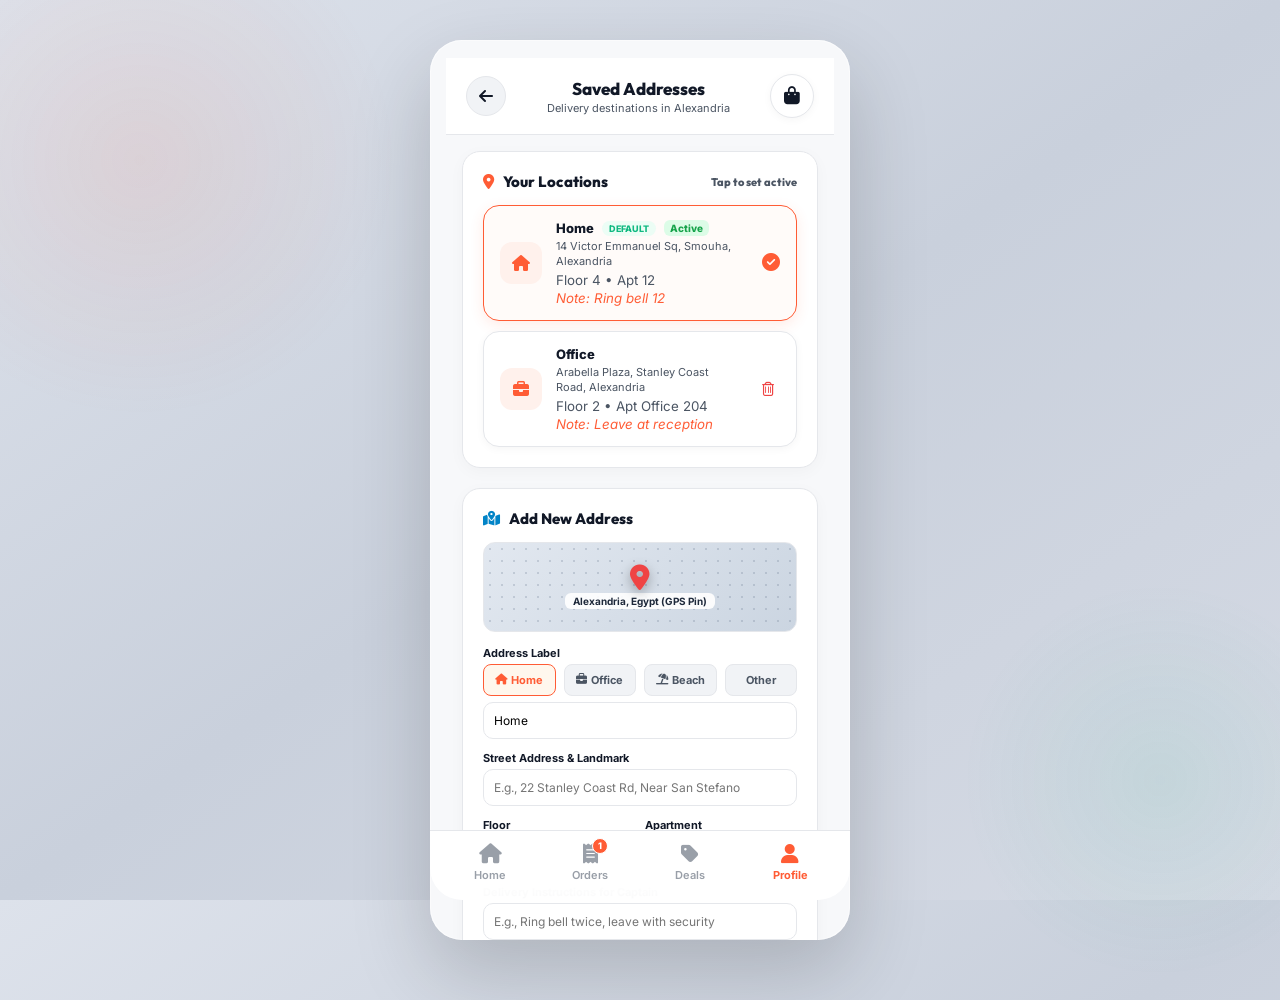
<file: addresses.html>
<!DOCTYPE html>
<html lang="en">
<head>
  <meta charset="UTF-8" />
  <meta name="viewport" content="width=device-width, initial-scale=1.0" />
  <title>Saved Delivery Addresses - Gourmet Bites (EGP)</title>

  <!-- Modern Google Fonts -->
  <link rel="preconnect" href="https://fonts.googleapis.com">
  <link rel="preconnect" href="https://fonts.gstatic.com" crossorigin>
  <link href="https://fonts.googleapis.com/css2?family=Inter:wght@400;500;600;700;800&family=Outfit:wght@500;600;700;800;900&display=swap" rel="stylesheet">

  <link rel="stylesheet" href="style.css" />

  <!-- FontAwesome Icons -->
  <link
    rel="stylesheet"
    href="https://cdnjs.cloudflare.com/ajax/libs/font-awesome/6.5.2/css/all.min.css"
  />
</head>

<body>

  <main class="app profile-app">

    <!-- Subpage Top Bar -->
    <header class="subpage-top-bar">
      <a href="profile.html" class="subpage-back-btn" aria-label="Back to Account Hub">
        <i class="fa-solid fa-arrow-left"></i>
      </a>
      <div class="subpage-title-box">
        <h1>Saved Addresses</h1>
        <p>Delivery destinations in Alexandria</p>
      </div>
      <button class="icon-circle-btn open-cart-btn" aria-label="Shopping Cart">
        <i class="fa-solid fa-bag-shopping"></i>
        <span class="cart-badge" style="display:none;">0</span>
      </button>
    </header>

    <div class="subpage-container">

      <!-- 1. Saved Addresses List -->
      <section class="subpage-card">
        <div class="subpage-card-title">
          <span><i class="fa-solid fa-location-dot" style="color: var(--primary); margin-right: 6px;"></i> Your Locations</span>
          <span style="font-size: 11px; color: var(--text-secondary);">Tap to set active</span>
        </div>

        <div class="address-cards-list" id="addressesPageList">
          <!-- Rendered by JS -->
        </div>
      </section>

      <!-- 2. Add New Address Form -->
      <section class="subpage-card">
        <div class="subpage-card-title">
          <span><i class="fa-solid fa-map-location-dot" style="color: #0284c7; margin-right: 6px;"></i> Add New Address</span>
        </div>

        <!-- Simulated Map Pin Banner -->
        <div style="background: linear-gradient(135deg, #e2e8f0 0%, #cbd5e1 100%); border-radius: 12px; height: 90px; position: relative; overflow: hidden; margin-bottom: 14px; display: flex; align-items: center; justify-content: center; border: 1px solid var(--border);">
          <div style="position: absolute; inset: 0; opacity: 0.25; background-image: radial-gradient(#64748b 1px, transparent 1px); background-size: 12px 12px;"></div>
          <div style="position: relative; z-index: 2; text-align: center;">
            <i class="fa-solid fa-location-dot" style="color: #ef4444; font-size: 26px; filter: drop-shadow(0 4px 6px rgba(0,0,0,0.3)); animation: bounce 1.8s infinite;"></i>
            <span style="display: block; font-size: 10px; font-weight: 700; color: #1e293b; background: rgba(255,255,255,0.9); padding: 2px 8px; border-radius: 6px; margin-top: 2px;">
              Alexandria, Egypt (GPS Pin)
            </span>
          </div>
        </div>

        <form id="newAddressForm" onsubmit="event.preventDefault(); handleAddNewAddress();">
          <div class="form-group">
            <label>Address Label</label>
            <div style="display: flex; gap: 8px; margin-bottom: 6px;">
              <button type="button" class="btn-label-tag active" onclick="setLabelType(this, 'Home')"><i class="fa-solid fa-house"></i> Home</button>
              <button type="button" class="btn-label-tag" onclick="setLabelType(this, 'Office')"><i class="fa-solid fa-briefcase"></i> Office</button>
              <button type="button" class="btn-label-tag" onclick="setLabelType(this, 'Beach House')"><i class="fa-solid fa-umbrella-beach"></i> Beach</button>
              <button type="button" class="btn-label-tag" onclick="setLabelType(this, 'Other')">Other</button>
            </div>
            <input type="text" id="addrLabelInput" value="Home" placeholder="Address name" required />
          </div>

          <div class="form-group">
            <label for="addrStreetInput">Street Address & Landmark</label>
            <input type="text" id="addrStreetInput" placeholder="E.g., 22 Stanley Coast Rd, Near San Stefano" required />
          </div>

          <div class="form-row">
            <div class="form-group">
              <label for="addrFloorInput">Floor</label>
              <input type="text" id="addrFloorInput" placeholder="Floor #" />
            </div>
            <div class="form-group">
              <label for="addrAptInput">Apartment</label>
              <input type="text" id="addrAptInput" placeholder="Apt #" />
            </div>
          </div>

          <div class="form-group">
            <label for="addrNotesInput">Delivery Instructions for Captain</label>
            <input type="text" id="addrNotesInput" placeholder="E.g., Ring bell twice, leave with security" />
          </div>

          <div style="display: flex; align-items: center; gap: 10px; margin-bottom: 16px;">
            <input type="checkbox" id="addrSetDefaultCheck" style="width: 18px; height: 18px; accent-color: var(--primary);" />
            <label for="addrSetDefaultCheck" style="font-size: 12px; font-weight: 600; cursor: pointer; margin: 0;">Set as default delivery address</label>
          </div>

          <button type="submit" class="btn-primary" style="width: 100%; padding: 14px;">
            <i class="fa-solid fa-plus"></i> Save Delivery Address
          </button>
        </form>
      </section>

    </div>

    <!-- Bottom Navigation Bar (Home | Orders | Deals | Profile) -->
    <nav class="bottom-nav">
      <a href="index.html" class="nav-item">
        <i class="fa-solid fa-house"></i>
        <span>Home</span>
      </a>

      <a href="orders.html" class="nav-item">
        <div class="nav-icon-container">
          <i class="fa-solid fa-receipt"></i>
          <span class="nav-badge">1</span>
        </div>
        <span>Orders</span>
      </a>

      <a href="deals.html" class="nav-item">
        <div class="nav-icon-container">
          <i class="fa-solid fa-tag"></i>
        </div>
        <span>Deals</span>
      </a>

      <a href="profile.html" class="nav-item active">
        <i class="fa-solid fa-user"></i>
        <span>Profile</span>
      </a>
    </nav>

  </main>

  <style>
    .btn-label-tag {
      flex: 1;
      padding: 8px 6px;
      border: 1px solid var(--border);
      background: var(--surface-alt);
      color: var(--text-secondary);
      border-radius: 8px;
      font-size: 11px;
      font-weight: 700;
      cursor: pointer;
      display: flex;
      align-items: center;
      justify-content: center;
      gap: 4px;
      transition: all 0.2s ease;
    }
    .btn-label-tag.active {
      background: #fff7ed;
      border-color: var(--primary);
      color: var(--primary);
    }
  </style>

  <!-- Central App-State Logic -->
  <script src="app-state.js"></script>

  <script>
    document.addEventListener('DOMContentLoaded', () => {
      renderAddressesPage();
    });

    function setLabelType(btn, label) {
      document.querySelectorAll('.btn-label-tag').forEach(b => b.classList.remove('active'));
      btn.classList.add('active');
      document.getElementById('addrLabelInput').value = label;
    }

    function renderAddressesPage() {
      const profile = AppState.getProfile();
      const container = document.getElementById('addressesPageList');
      if (!container) return;

      if (!profile.addresses || profile.addresses.length === 0) {
        container.innerHTML = `
          <div style="text-align: center; padding: 20px; color: var(--text-secondary); font-size: 12px;">
            No saved addresses found. Add your first address below!
          </div>
        `;
        return;
      }

      container.innerHTML = profile.addresses.map(a => {
        let iconName = 'house';
        const lbl = (a.label || '').toLowerCase();
        if (lbl.includes('office') || lbl.includes('work')) iconName = 'briefcase';
        else if (lbl.includes('beach')) iconName = 'umbrella-beach';
        else if (lbl.includes('gym')) iconName = 'dumbbell';

        const isActive = a.id === profile.activeAddressId;

        return `
          <div class="address-card ${isActive ? 'active' : ''}" onclick="selectActiveAddress('${a.id}')">
            <div class="address-icon"><i class="fa-solid fa-${iconName}"></i></div>
            <div class="address-info">
              <div class="address-title-row">
                <strong>${a.label}</strong>
                ${a.isDefault ? `<span class="default-chip">Default</span>` : ''}
                ${isActive ? `<span style="font-size: 10px; background: #dcfce7; color: #16a34a; font-weight: 800; padding: 2px 6px; border-radius: 6px;">Active</span>` : ''}
              </div>
              <p>${a.address}</p>
              ${a.floor || a.apt ? `<small style="color:var(--text-secondary); display:block; margin-top:2px;">Floor ${a.floor || '-'} • Apt ${a.apt || '-'}</small>` : ''}
              ${a.notes ? `<small style="color:var(--primary); font-style:italic; display:block; margin-top:2px;">Note: ${a.notes}</small>` : ''}
            </div>
            ${isActive ? `<i class="fa-solid fa-circle-check check-mark"></i>` : ''}
            ${!a.isDefault ? `
              <button onclick="event.stopPropagation(); deleteAddressItem('${a.id}')" style="background:none; border:none; color:#ef4444; font-size:14px; cursor:pointer; padding:6px; margin-left: 6px;" title="Delete Address">
                <i class="fa-regular fa-trash-can"></i>
              </button>
            ` : ''}
          </div>
        `;
      }).join('');
    }

    function selectActiveAddress(id) {
      AppState.setActiveAddress(id);
      renderAddressesPage();
    }

    function deleteAddressItem(id) {
      const p = AppState.getProfile();
      p.addresses = p.addresses.filter(a => a.id !== id);
      if (p.activeAddressId === id) {
        p.activeAddressId = p.addresses[0]?.id || '';
      }
      AppState.saveProfile(p);
      renderAddressesPage();
      showToast('Address removed from your account. 📍');
    }

    function handleAddNewAddress() {
      const label = document.getElementById('addrLabelInput').value.trim() || 'Other';
      const street = document.getElementById('addrStreetInput').value.trim();
      const floor = document.getElementById('addrFloorInput').value.trim();
      const apt = document.getElementById('addrAptInput').value.trim();
      const notes = document.getElementById('addrNotesInput').value.trim();
      const isDefault = document.getElementById('addrSetDefaultCheck').checked;

      if (!street) {
        showToast('Please enter a street address.');
        return;
      }

      const p = AppState.getProfile();
      const newId = 'addr-' + Date.now();

      if (isDefault) {
        p.addresses.forEach(a => a.isDefault = false);
      }

      p.addresses.push({
        id: newId,
        label: label,
        address: street,
        floor: floor,
        apt: apt,
        notes: notes,
        isDefault: isDefault
      });

      p.activeAddressId = newId;
      AppState.saveProfile(p);

      // Reset form
      document.getElementById('addrStreetInput').value = '';
      document.getElementById('addrFloorInput').value = '';
      document.getElementById('addrAptInput').value = '';
      document.getElementById('addrNotesInput').value = '';
      document.getElementById('addrSetDefaultCheck').checked = false;

      renderAddressesPage();
      showToast(`Address "${label}" saved and set as active! 📍`);
    }
  </script>

</body>
</html>
</file>
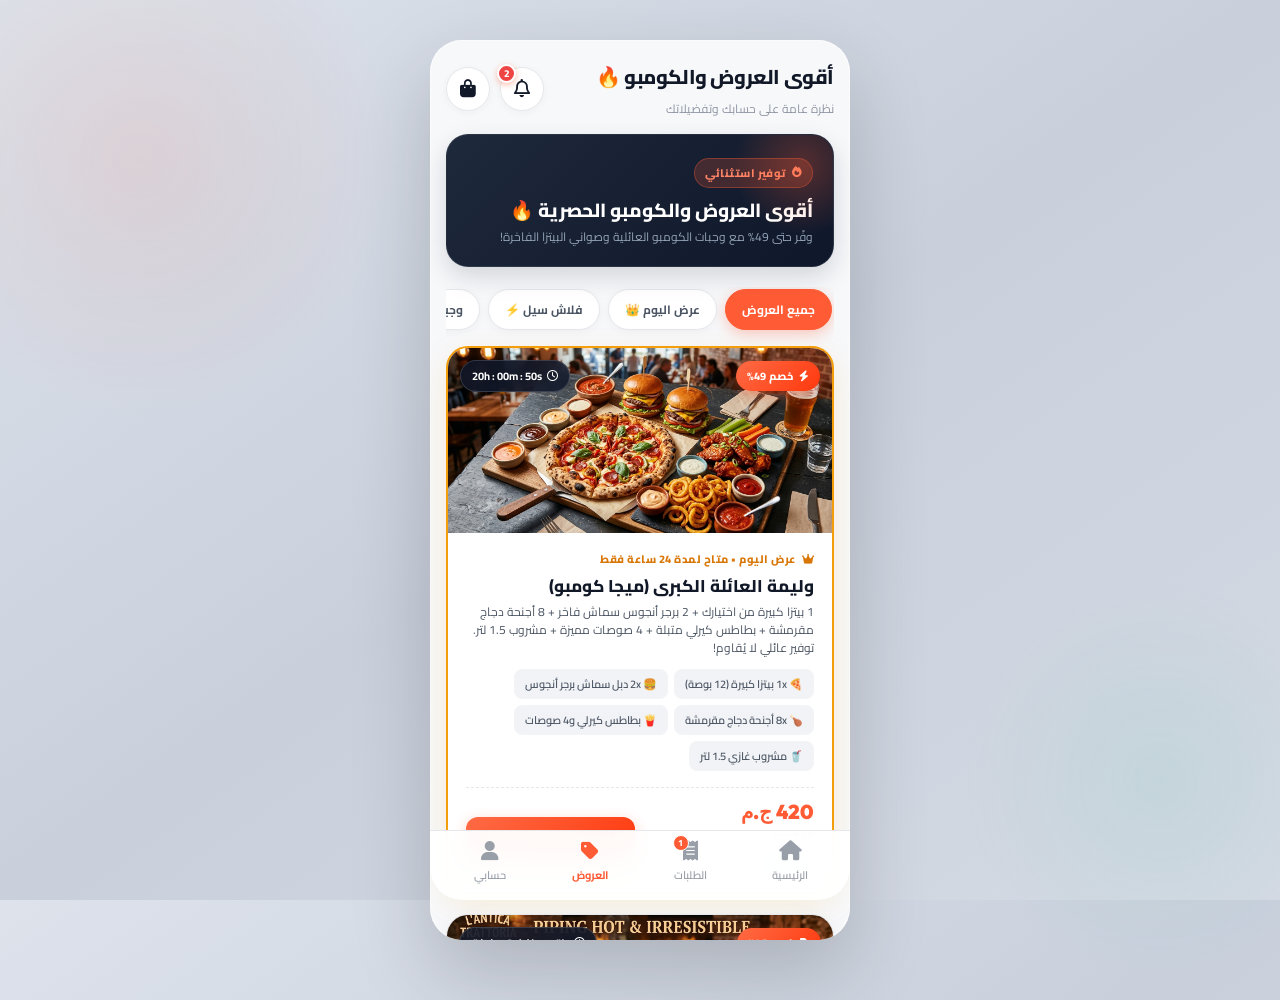
<file: deals-ar.html>
<!DOCTYPE html>
<html lang="ar" dir="rtl" class="rtl-mode">
<head>
  <meta charset="UTF-8" />
  <meta name="viewport" content="width=device-width, initial-scale=1.0" />
  <title>عروض حصرية ووجبات كومبو - جورميه بايتس (ج.م)</title>

  <!-- Modern Google Fonts with Cairo Arabic -->
  <link rel="preconnect" href="https://fonts.googleapis.com">
  <link rel="preconnect" href="https://fonts.gstatic.com" crossorigin>
  <link href="https://fonts.googleapis.com/css2?family=Cairo:wght@400;500;600;700;800;900&family=Inter:wght@400;500;600;700;800&family=Outfit:wght@500;600;700;800;900&display=swap" rel="stylesheet">

  <link rel="stylesheet" href="style.css" />

  <!-- FontAwesome Icons -->
  <link
    rel="stylesheet"
    href="https://cdnjs.cloudflare.com/ajax/libs/font-awesome/6.5.2/css/all.min.css"
  />
</head>

<body>

  <main class="app deals-app">

    <!-- Top Header -->
    <header class="home-header">
      <div class="user-greeting-box">
        <h1 class="dynamic-deals-title">أقوى العروض والكومبو 🔥</h1>
        <p class="greeting-subtitle">خصومات حصرية تصل إلى 49% • قابلة للتخصيص بالكامل</p>
      </div>

      <div class="header-actions">
        <button class="icon-circle-btn open-notif-btn" aria-label="الإشعارات">
          <i class="fa-regular fa-bell"></i>
          <span class="notif-badge" style="display:none;">2</span>
        </button>

        <button class="icon-circle-btn open-cart-btn" aria-label="سلة المشتريات">
          <i class="fa-solid fa-bag-shopping"></i>
          <span class="cart-badge" style="display:none;">0</span>
        </button>
      </div>
    </header>

    <!-- Hero Value Banner -->
    <section class="deals-hero-banner">
      <div class="hero-badge-tag">
        <i class="fa-solid fa-fire"></i> توفير استثنائي
      </div>
      <h2>صواني الكومبو والوجبات العائلية</h2>
      <p>وفّر حتى 49% مع صواني المشاركة وصناديق البرجر والبيتزا. خصص إضافاتك ونكهات الصوص ونوع الجبن بكل سهولة!</p>
    </section>

    <!-- Deal Category Filters -->
    <section class="deal-category-filters">
      <button class="deal-pill active" onclick="filterDealsTab('all', this)">جميع العروض</button>
      <button class="deal-pill" onclick="filterDealsTab('day', this)">عرض اليوم 👑</button>
      <button class="deal-pill" onclick="filterDealsTab('flash', this)">فلاش سيل ⚡</button>
      <button class="deal-pill" onclick="filterDealsTab('family', this)">وجبات عائلية 👨‍👩‍👧‍👦</button>
      <button class="deal-pill" onclick="filterDealsTab('pizza', this)">عروض البيتزا 🍕</button>
    </section>

    <!-- Deals Listing Grid -->
    <section class="deals-list-section" id="dealsCardsContainer">

      <!-- Deal 1: Deal of the Day (49% OFF) -->
      <article class="deal-card featured-day-card" data-category="day family">
        <div class="deal-card-media">
          <img src="images/deal_combo.jpg" alt="صينية الكومبو العائلية الضخمة" />
          <div class="deal-card-tags">
            <span class="discount-pill-glow">
              <i class="fa-solid fa-bolt"></i> خصم 49%
            </span>
            <span class="timer-pill">
              <i class="fa-regular fa-clock"></i> <span class="deal-of-day-timer">23h : 59m : 59s</span>
            </span>
          </div>
        </div>

        <div class="deal-card-body">
          <div class="deal-type-indicator">
            <i class="fa-solid fa-crown"></i> عرض اليوم • متاح لمدة 24 ساعة فقط
          </div>

          <h3 class="deal-title">وليمة العائلة الكبرى (ميجا كومبو)</h3>
          <p class="deal-description">
            1 بيتزا كبيرة من اختيارك + 2 برجر أنجوس سماش فاخر + 8 أجنحة دجاج مقرمشة + بطاطس كيرلي متبلة + 4 صوصات مميزة + مشروب 1.5 لتر. توفير عائلي لا يُقاوم!
          </p>

          <div class="deal-included-tags">
            <span>🍕 1x بيتزا كبيرة (12 بوصة)</span>
            <span>🍔 2x دبل سماش برجر أنجوس</span>
            <span>🍗 8x أجنحة دجاج مقرمشة</span>
            <span>🍟 بطاطس كيرلي و4 صوصات</span>
            <span>🥤 مشروب غازي 1.5 لتر</span>
          </div>

          <div class="deal-card-footer">
            <div class="deal-pricing-block">
              <div class="discounted-deal-price">420 ج.م</div>
              <div class="original-deal-price">825 ج.م</div>
              <span class="savings-badge">وفّر 405 ج.م</span>
            </div>

            <a href="product-detail.html?deal=deal-day-combo" class="customize-deal-btn">
              <span>تخصيص وطلب العرض</span>
              <i class="fa-solid fa-arrow-left"></i>
            </a>
          </div>
        </div>
      </article>

      <!-- Deal 2: Duo Pizza & Pasta Night (46% OFF) -->
      <article class="deal-card" data-category="pizza">
        <div class="deal-card-media">
          <img src="images/banner2.jpg" alt="ليلة البيتزا والباستا الإيطالية" />
          <div class="deal-card-tags">
            <span class="discount-pill">
              <i class="fa-solid fa-tag"></i> خصم 46%
            </span>
            <span class="timer-pill">
              <i class="fa-regular fa-clock"></i> ينتهي خلال 6 ساعات
            </span>
          </div>
        </div>

        <div class="deal-card-body">
          <div class="deal-type-indicator">
            <i class="fa-solid fa-utensils"></i> كومبو البيتزا والباستا الإيطالية
          </div>

          <h3 class="deal-title">ليلة البيتزا والباستا الإيطالية</h3>
          <p class="deal-description">
            اختيارك من أي 2 بيتزا كبيرة مخبوزة على الحجر والخشب + خبز بالثوم والأعشاب الإيطالية بالجبن الذائب + مشروب 1 لتر مثلج.
          </p>

          <div class="deal-included-tags">
            <span>🍕 2x بيتزا كبيرة (12 بوصة)</span>
            <span>🥖 خبز ثوم وأعشاب بالجبن</span>
            <span>🥤 مشروب منعش 1 لتر</span>
          </div>

          <div class="deal-card-footer">
            <div class="deal-pricing-block">
              <div class="discounted-deal-price">320 ج.م</div>
              <div class="original-deal-price">590 ج.م</div>
              <span class="savings-badge">وفّر 270 ج.م</span>
            </div>

            <a href="product-detail.html?deal=deal-pizza-night" class="customize-deal-btn">
              <span>تخصيص وطلب العرض</span>
              <i class="fa-solid fa-arrow-left"></i>
            </a>
          </div>
        </div>
      </article>

      <!-- Deal 3: Flash Sale Burger & Wings Duo (45% OFF) -->
      <article class="deal-card" data-category="flash">
        <div class="deal-card-media">
          <img src="images/banner1.jpg" alt="فلاش سيل: دبل برجر وأجنحة دجاج" />
          <div class="deal-card-tags">
            <span class="discount-pill-hot">
              <i class="fa-solid fa-fire"></i> خصم 45% فلاش
            </span>
            <span class="timer-pill">
              <i class="fa-regular fa-clock"></i> <span class="flash-sale-timer">01:42:35</span>
            </span>
          </div>
        </div>

        <div class="deal-card-body">
          <div class="deal-type-indicator flash-indicator">
            <i class="fa-solid fa-bolt"></i> فلاش سيل لفترة محدودة جداً
          </div>

          <h3 class="deal-title">فلاش سيل: دبل برجر وأجنحة دجاج مقرمشة</h3>
          <p class="deal-description">
            برجر أنجوس دبل سماش بالجبن الشيدر المعتق الذائب + 6 أجنحة دجاج مقرمشة بصوص الباربيكيو والعسل + بطاطس كيرلي ذهبية + مشروب غازي مثلج.
          </p>

          <div class="deal-included-tags">
            <span>🍔 دبل سماش برجر أنجوس</span>
            <span>🍗 6x أجنحة دجاج مقرمشة</span>
            <span>🍟 بطاطس كيرلي ذهبية</span>
            <span>🥤 مشروب غازي بارد</span>
          </div>

          <div class="deal-card-footer">
            <div class="deal-pricing-block">
              <div class="discounted-deal-price">245 ج.م</div>
              <div class="original-deal-price">450 ج.م</div>
              <span class="savings-badge">وفّر 205 ج.م</span>
            </div>

            <a href="product-detail.html?deal=deal-flash-smash" class="customize-deal-btn">
              <span>تخصيص وطلب العرض</span>
              <i class="fa-solid fa-arrow-left"></i>
            </a>
          </div>
        </div>
      </article>

    </section>

    <!-- Bottom Navigation Bar (Home | Orders | Deals | Profile) -->
    <nav class="bottom-nav">
      <a href="index.html" class="nav-item">
        <i class="fa-solid fa-house"></i>
        <span>الرئيسية</span>
      </a>

      <a href="orders.html" class="nav-item">
        <div class="nav-icon-container">
          <i class="fa-solid fa-receipt"></i>
          <span class="nav-badge">1</span>
        </div>
        <span>الطلبات</span>
      </a>

      <a href="deals-ar.html" class="nav-item active">
        <div class="nav-icon-container">
          <i class="fa-solid fa-tag"></i>
        </div>
        <span>العروض</span>
      </a>

      <a href="profile.html" class="nav-item">
        <i class="fa-solid fa-user"></i>
        <span>حسابي</span>
      </a>
    </nav>

  </main>

  <!-- Central App-State Logic -->
  <script src="app-state.js"></script>

  <script>
    // Ensure Arabic state is stored in localStorage
    try {
      localStorage.setItem('gb_lang_v3', 'ar');
    } catch(e) {}

    function filterDealsTab(cat, btn) {
      document.querySelectorAll('.deal-pill').forEach(p => p.classList.remove('active'));
      btn.classList.add('active');

      const cards = document.querySelectorAll('.deal-card');
      cards.forEach(card => {
        const cardCats = card.getAttribute('data-category') || '';
        if (cat === 'all' || cardCats.includes(cat)) {
          card.style.display = 'flex';
        } else {
          card.style.display = 'none';
        }
      });
    }

    function switchToEnglish() {
      if (window.AppState && AppState.setLanguage) {
        AppState.setLanguage('en');
      } else {
        localStorage.setItem('gb_lang_v3', 'en');
      }
      window.location.href = 'deals.html';
    }
  </script>

</body>
</html>
</file>
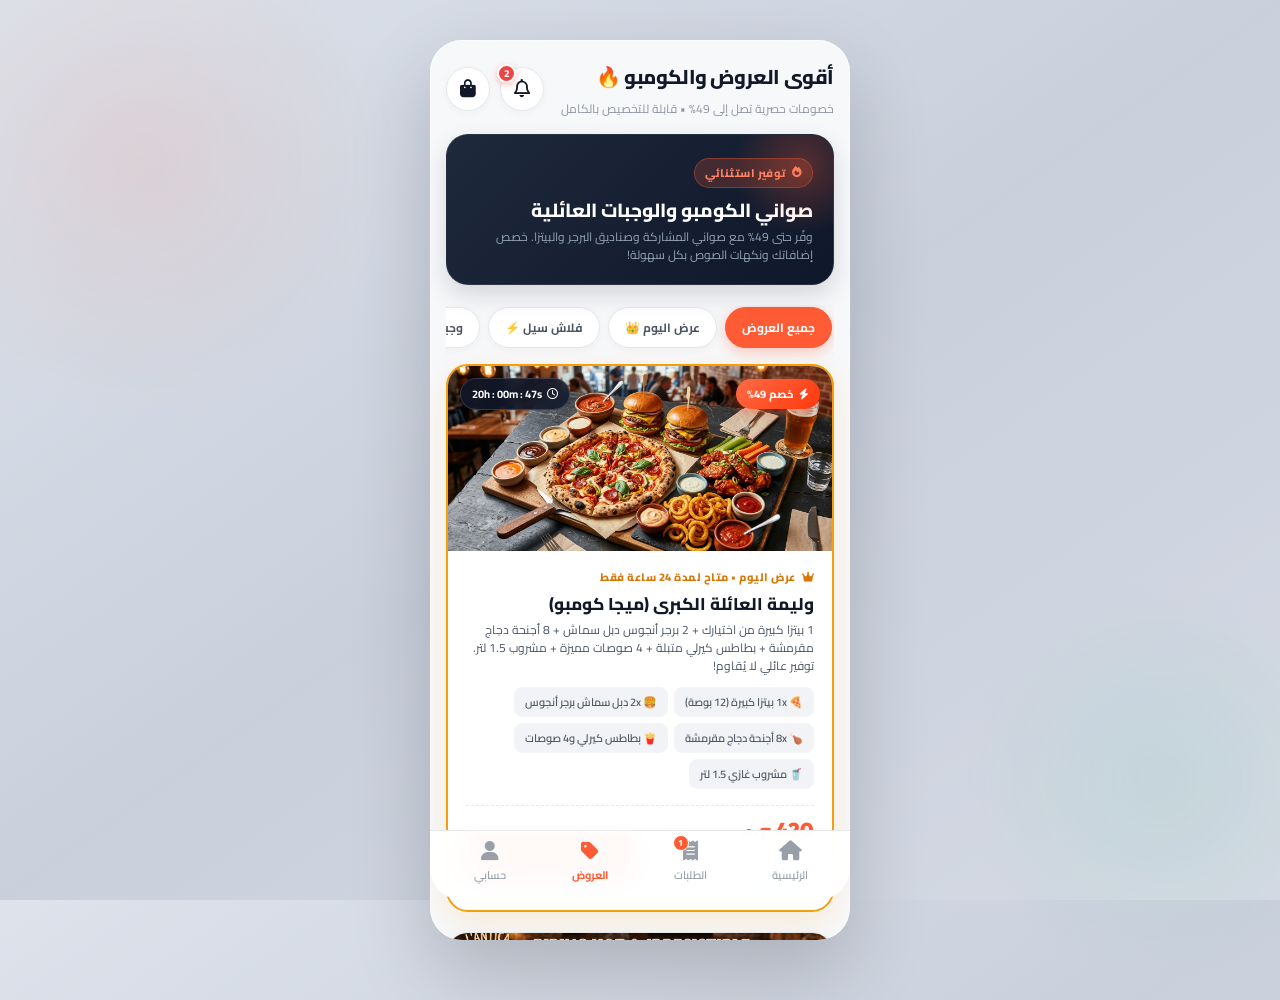
<file: deals.html>
<!DOCTYPE html>
<html lang="en">
<head>
  <meta charset="UTF-8" />
  <meta name="viewport" content="width=device-width, initial-scale=1.0" />
  <title>Exclusive Deals & Feast Combos - Gourmet Bites (EGP)</title>

  <!-- Modern Google Fonts -->
  <link rel="preconnect" href="https://fonts.googleapis.com">
  <link rel="preconnect" href="https://fonts.gstatic.com" crossorigin>
  <link href="https://fonts.googleapis.com/css2?family=Cairo:wght@400;500;600;700;800;900&family=Inter:wght@400;500;600;700;800&family=Outfit:wght@500;600;700;800;900&display=swap" rel="stylesheet">

  <link rel="stylesheet" href="style.css" />

  <!-- FontAwesome Icons -->
  <link
    rel="stylesheet"
    href="https://cdnjs.cloudflare.com/ajax/libs/font-awesome/6.5.2/css/all.min.css"
  />
</head>

<body>

  <main class="app deals-app">

    <!-- Top Header -->
    <header class="home-header">
      <div class="user-greeting-box">
        <h1 class="dynamic-deals-title">Hot Deals & Feasts 🔥</h1>
        <p class="greeting-subtitle">Discounts up to 49% OFF • Customizable</p>
      </div>

      <div class="header-actions">
        <button class="icon-circle-btn open-notif-btn" onclick="AppState.openNotifications()" aria-label="Notifications">
          <i class="fa-regular fa-bell"></i>
          <span class="notif-badge" style="display:none;">2</span>
        </button>

        <button class="icon-circle-btn open-cart-btn" onclick="AppState.openCartDrawer()" aria-label="Shopping Cart">
          <i class="fa-solid fa-bag-shopping"></i>
          <span class="cart-badge" style="display:none;">0</span>
        </button>
      </div>
    </header>

    <!-- Hero Value Banner -->
    <section class="deals-hero-banner">
      <div class="hero-badge-tag">
        <i class="fa-solid fa-fire"></i> EXCLUSIVE SAVINGS
      </div>
      <h2>Feast Combos & Limited Drops</h2>
      <p>Save up to 49% with our family feast boxes and pizza combos. Fully configure your pizzas, burger cheese, and wings sauce!</p>
    </section>

    <!-- Deal Category Filters -->
    <section class="deal-category-filters">
      <button class="deal-pill active" onclick="filterDealsTab('all', this)">All Deals</button>
      <button class="deal-pill" onclick="filterDealsTab('day', this)">Deal of the Day 👑</button>
      <button class="deal-pill" onclick="filterDealsTab('flash', this)">Flash Sales ⚡</button>
      <button class="deal-pill" onclick="filterDealsTab('family', this)">Family Feasts 👨‍👩‍👧‍👦</button>
      <button class="deal-pill" onclick="filterDealsTab('pizza', this)">Pizza Deals 🍕</button>
    </section>

    <!-- Deals Listing Grid -->
    <section class="deals-list-section" id="dealsCardsContainer">

      <!-- Deal 1: Deal of the Day (49% OFF) -->
      <article class="deal-card featured-day-card" data-category="day family">
        <div class="deal-card-media">
          <img src="images/deal_combo.jpg" alt="Mega Family Feast Platter" />
          <div class="deal-card-tags">
            <span class="discount-pill-glow">
              <i class="fa-solid fa-bolt"></i> 49% OFF
            </span>
            <span class="timer-pill">
              <i class="fa-regular fa-clock"></i> <span class="deal-of-day-timer">23h : 59m : 59s</span>
            </span>
          </div>
        </div>

        <div class="deal-card-body">
          <div class="deal-type-indicator">
            <i class="fa-solid fa-crown"></i> DEAL OF THE DAY • 24 HOURS ONLY
          </div>

          <h3 class="deal-title">Mega Family Feast Platter</h3>
          <p class="deal-description">
            1 Large Pizza of Choice + 2 Angus Smash Burgers + 8 Crispy Wings + Seasoned Curly Fries + 4 Dips + 1.5L Drink. Unbeatable combo savings!
          </p>

          <div class="deal-included-tags">
            <span>🍕 1x 12" Large Pizza</span>
            <span>🍔 2x Smash Burgers</span>
            <span>🍗 8x Crispy Wings</span>
            <span>🍟 Fries & 4 Dips</span>
            <span>🥤 1.5L Soda</span>
          </div>

          <div class="deal-card-footer">
            <div class="deal-pricing-block">
              <div class="discounted-deal-price">420 EGP</div>
              <div class="original-deal-price">825 EGP</div>
              <span class="savings-badge">Save 405 EGP</span>
            </div>

            <a href="product-detail.html?deal=deal-day-combo" class="customize-deal-btn">
              <span>Customize & Order</span>
              <i class="fa-solid fa-arrow-right"></i>
            </a>
          </div>
        </div>
      </article>

      <!-- Deal 2: Duo Pizza & Pasta Night (46% OFF) -->
      <article class="deal-card" data-category="pizza">
        <div class="deal-card-media">
          <img src="images/banner2.jpg" alt="Duo Pizza & Pasta Italian Night" />
          <div class="deal-card-tags">
            <span class="discount-pill">
              <i class="fa-solid fa-tag"></i> 46% OFF
            </span>
            <span class="timer-pill">
              <i class="fa-regular fa-clock"></i> Ends in 6h
            </span>
          </div>
        </div>

        <div class="deal-card-body">
          <div class="deal-type-indicator">
            <i class="fa-solid fa-utensils"></i> PIZZA & PASTA COMBO
          </div>

          <h3 class="deal-title">Duo Pizza & Pasta Italian Night</h3>
          <p class="deal-description">
            Any 2 Large Stone Wood-Fired Pizzas + Cheesy Herb Garlic Bread + Chilled 1L Beverage. Freshly baked to authentic perfection.
          </p>

          <div class="deal-included-tags">
            <span>🍕 2x 12" Pizzas</span>
            <span>🥖 Cheesy Garlic Bread</span>
            <span>🥤 1L Drink</span>
          </div>

          <div class="deal-card-footer">
            <div class="deal-pricing-block">
              <div class="discounted-deal-price">320 EGP</div>
              <div class="original-deal-price">590 EGP</div>
              <span class="savings-badge">Save 270 EGP</span>
            </div>

            <a href="product-detail.html?deal=deal-pizza-night" class="customize-deal-btn">
              <span>Customize & Order</span>
              <i class="fa-solid fa-arrow-right"></i>
            </a>
          </div>
        </div>
      </article>

      <!-- Deal 3: Flash Sale Burger & Wings Duo (45% OFF) -->
      <article class="deal-card" data-category="flash">
        <div class="deal-card-media">
          <img src="images/banner1.jpg" alt="Flash Sale Double Burger & Wings Duo" />
          <div class="deal-card-tags">
            <span class="discount-pill-hot">
              <i class="fa-solid fa-fire"></i> 45% OFF FLASH
            </span>
            <span class="timer-pill">
              <i class="fa-regular fa-clock"></i> <span class="flash-sale-timer">01:42:35</span>
            </span>
          </div>
        </div>

        <div class="deal-card-body">
          <div class="deal-type-indicator flash-indicator">
            <i class="fa-solid fa-bolt"></i> LIMITED FLASH DROP
          </div>

          <h3 class="deal-title">Flash Sale: Double Burger & Wings Duo</h3>
          <p class="deal-description">
            Double Angus Smash Burger with melted aged cheddar + 6 Crispy Honey BBQ Glazed Wings + Golden Curly Fries + Cold Soft Drink.
          </p>

          <div class="deal-included-tags">
            <span>🍔 Double Smash Burger</span>
            <span>🍗 6x Wings</span>
            <span>🍟 Curly Fries</span>
            <span>🥤 Drink</span>
          </div>

          <div class="deal-card-footer">
            <div class="deal-pricing-block">
              <div class="discounted-deal-price">245 EGP</div>
              <div class="original-deal-price">450 EGP</div>
              <span class="savings-badge">Save 205 EGP</span>
            </div>

            <a href="product-detail.html?deal=deal-flash-smash" class="customize-deal-btn">
              <span>Customize & Order</span>
              <i class="fa-solid fa-arrow-right"></i>
            </a>
          </div>
        </div>
      </article>

    </section>

    <!-- Bottom Navigation Bar (Home | Orders | Deals | Profile) -->
    <nav class="bottom-nav">
      <a href="index.html" class="nav-item">
        <i class="fa-solid fa-house"></i>
        <span>Home</span>
      </a>

      <a href="orders.html" class="nav-item">
        <div class="nav-icon-container">
          <i class="fa-solid fa-receipt"></i>
          <span class="nav-badge">1</span>
        </div>
        <span>Orders</span>
      </a>

      <a href="deals.html" class="nav-item active">
        <div class="nav-icon-container">
          <i class="fa-solid fa-tag"></i>
        </div>
        <span>Deals</span>
      </a>

      <a href="profile.html" class="nav-item">
        <i class="fa-solid fa-user"></i>
        <span>Profile</span>
      </a>
    </nav>

  </main>

  <!-- Central App-State Logic -->
  <script src="app-state.js"></script>

  <script>
    document.addEventListener('DOMContentLoaded', () => {
      translateDealsContentAr();
    });

    function filterDealsTab(cat, btn) {
      document.querySelectorAll('.deal-pill').forEach(p => p.classList.remove('active'));
      btn.classList.add('active');

      const cards = document.querySelectorAll('.deal-card');
      cards.forEach(card => {
        const cardCats = card.getAttribute('data-category') || '';
        if (cat === 'all' || cardCats.includes(cat)) {
          card.style.display = 'flex';
        } else {
          card.style.display = 'none';
        }
      });
    }

    function translateDealsContentAr() {
      const isAr = AppState.getLanguage() === 'ar';
      if (!isAr) return;

      document.title = 'عروض حصرية ووجبات كومبو - جورميه بايتس (ج.م)';

      const title = document.querySelector('.dynamic-deals-title');
      const sub = document.querySelector('.home-header .greeting-subtitle');
      if (title) title.textContent = 'أقوى العروض والكومبو 🔥';
      if (sub) sub.textContent = 'خصومات حصرية تصل إلى 49% • قابلة للتخصيص بالكامل';

      const bannerH2 = document.querySelector('.deals-hero-banner h2');
      const bannerP = document.querySelector('.deals-hero-banner p');
      const heroBadge = document.querySelector('.hero-badge-tag');
      if (heroBadge) heroBadge.innerHTML = `<i class="fa-solid fa-fire"></i> توفير استثنائي`;
      if (bannerH2) bannerH2.textContent = 'صواني الكومبو والوجبات العائلية';
      if (bannerP) bannerP.textContent = 'وفّر حتى 49% مع صواني المشاركة وصناديق البرجر والبيتزا. خصص إضافاتك ونكهات الصوص بكل سهولة!';

      // Deal category pills
      const pillTextsAr = ['جميع العروض', 'عرض اليوم 👑', 'فلاش سيل ⚡', 'وجبات عائلية 👨‍👩‍👧‍👦', 'عروض البيتزا 🍕'];
      document.querySelectorAll('.deal-category-filters .deal-pill').forEach((pill, idx) => {
        if (pillTextsAr[idx]) pill.textContent = pillTextsAr[idx];
      });

      const cards = document.querySelectorAll('.deal-card');
      if (cards.length >= 3) {
        // Deal 1
        const d1 = cards[0];
        const p1 = d1.querySelector('.discount-pill-glow');
        const ind1 = d1.querySelector('.deal-type-indicator');
        const dt1 = d1.querySelector('.deal-title');
        const dd1 = d1.querySelector('.deal-description');
        const pr1 = d1.querySelector('.discounted-deal-price');
        const op1 = d1.querySelector('.original-deal-price');
        const sv1 = d1.querySelector('.savings-badge');
        if (p1) p1.innerHTML = `<i class="fa-solid fa-bolt"></i> خصم 49%`;
        if (ind1) ind1.innerHTML = `<i class="fa-solid fa-crown"></i> عرض اليوم • متاح لمدة 24 ساعة فقط`;
        if (dt1) dt1.textContent = 'وليمة العائلة الكبرى (ميجا كومبو)';
        if (dd1) dd1.textContent = '1 بيتزا كبيرة من اختيارك + 2 برجر أنجوس دبل سماش + 8 أجنحة دجاج مقرمشة + بطاطس كيرلي متبلة + 4 صوصات مميزة + مشروب 1.5 لتر. توفير عائلي لا يُقاوم!';
        if (pr1) pr1.textContent = AppState.formatEGP(420);
        if (op1) op1.textContent = AppState.formatEGP(825);
        if (sv1) sv1.textContent = 'وفّر 405 ج.م';
        const tags1 = d1.querySelectorAll('.deal-included-tags span');
        if (tags1.length >= 5) {
          tags1[0].textContent = '🍕 1x بيتزا كبيرة (12 بوصة)';
          tags1[1].textContent = '🍔 2x دبل سماش برجر أنجوس';
          tags1[2].textContent = '🍗 8x أجنحة دجاج مقرمشة';
          tags1[3].textContent = '🍟 بطاطس كيرلي و4 صوصات';
          tags1[4].textContent = '🥤 مشروب غازي 1.5 لتر';
        }

        // Deal 2
        const d2 = cards[1];
        const p2 = d2.querySelector('.discount-pill');
        const t2 = d2.querySelector('.timer-pill');
        const ind2 = d2.querySelector('.deal-type-indicator');
        const dt2 = d2.querySelector('.deal-title');
        const dd2 = d2.querySelector('.deal-description');
        const pr2 = d2.querySelector('.discounted-deal-price');
        const op2 = d2.querySelector('.original-deal-price');
        const sv2 = d2.querySelector('.savings-badge');
        if (p2) p2.innerHTML = `<i class="fa-solid fa-tag"></i> خصم 46%`;
        if (t2) t2.innerHTML = `<i class="fa-regular fa-clock"></i> ينتهي خلال 6 ساعات`;
        if (ind2) ind2.innerHTML = `<i class="fa-solid fa-utensils"></i> كومبو البيتزا والباستا الإيطالية`;
        if (dt2) dt2.textContent = 'ليلة البيتزا والباستا الإيطالية';
        if (dd2) dd2.textContent = 'اختيارك من أي 2 بيتزا كبيرة مخبوزة على الحجر والخشب + خبز ثوم وأعشاب بالجبنة الذائبة + مشروب 1 لتر مثلج.';
        if (pr2) pr2.textContent = AppState.formatEGP(320);
        if (op2) op2.textContent = AppState.formatEGP(590);
        if (sv2) sv2.textContent = 'وفّر 270 ج.م';
        const tags2 = d2.querySelectorAll('.deal-included-tags span');
        if (tags2.length >= 3) {
          tags2[0].textContent = '🍕 2x بيتزا كبيرة (12 بوصة)';
          tags2[1].textContent = '🥖 خبز ثوم بالجبنة';
          tags2[2].textContent = '🥤 مشروب منعش 1 لتر';
        }

        // Deal 3
        const d3 = cards[2];
        const p3 = d3.querySelector('.discount-pill-hot');
        const ind3 = d3.querySelector('.deal-type-indicator');
        const dt3 = d3.querySelector('.deal-title');
        const dd3 = d3.querySelector('.deal-description');
        const pr3 = d3.querySelector('.discounted-deal-price');
        const op3 = d3.querySelector('.original-deal-price');
        const sv3 = d3.querySelector('.savings-badge');
        if (p3) p3.innerHTML = `<i class="fa-solid fa-fire"></i> خصم 45% فلاش`;
        if (ind3) ind3.innerHTML = `<i class="fa-solid fa-bolt"></i> فلاش سيل لفترة محدودة جداً`;
        if (dt3) dt3.textContent = 'فلاش سيل: دبل برجر وأجنحة دجاج';
        if (dd3) dd3.textContent = 'برجر أنجوس دبل سماش بالجبن الشيدر المعتق + 6 أجنحة دجاج مقرمشة بصوص العسل والباربيكيو + بطاطس كيرلي ذهبية + مشروب غازي مثلج.';
        if (pr3) pr3.textContent = AppState.formatEGP(245);
        if (op3) op3.textContent = AppState.formatEGP(450);
        if (sv3) sv3.textContent = 'وفّر 205 ج.م';
        const tags3 = d3.querySelectorAll('.deal-included-tags span');
        if (tags3.length >= 4) {
          tags3[0].textContent = '🍔 دبل سماش برجر أنجوس';
          tags3[1].textContent = '🍗 6x أجنحة دجاج مقرمشة';
          tags3[2].textContent = '🍟 بطاطس كيرلي ذهبية';
          tags3[3].textContent = '🥤 مشروب غازي بارد';
        }
      }

      // Customize buttons
      document.querySelectorAll('.customize-deal-btn span').forEach(sp => {
        sp.textContent = 'تخصيص وطلب العرض';
      });

      // Bottom Navigation labels
      const navLabels = ['الرئيسية', 'الطلبات', 'العروض', 'حسابي'];
      document.querySelectorAll('.bottom-nav .nav-item span:not(.nav-badge)').forEach((sp, idx) => {
        if (navLabels[idx]) sp.textContent = navLabels[idx];
      });

      // Aria labels
      const notifBtn = document.querySelector('.open-notif-btn');
      if (notifBtn) notifBtn.setAttribute('aria-label', 'الإشعارات');
      const cartBtn = document.querySelector('.open-cart-btn');
      if (cartBtn) cartBtn.setAttribute('aria-label', 'سلة المشتريات');
    }
  </script>

</body>
</html>
</file>
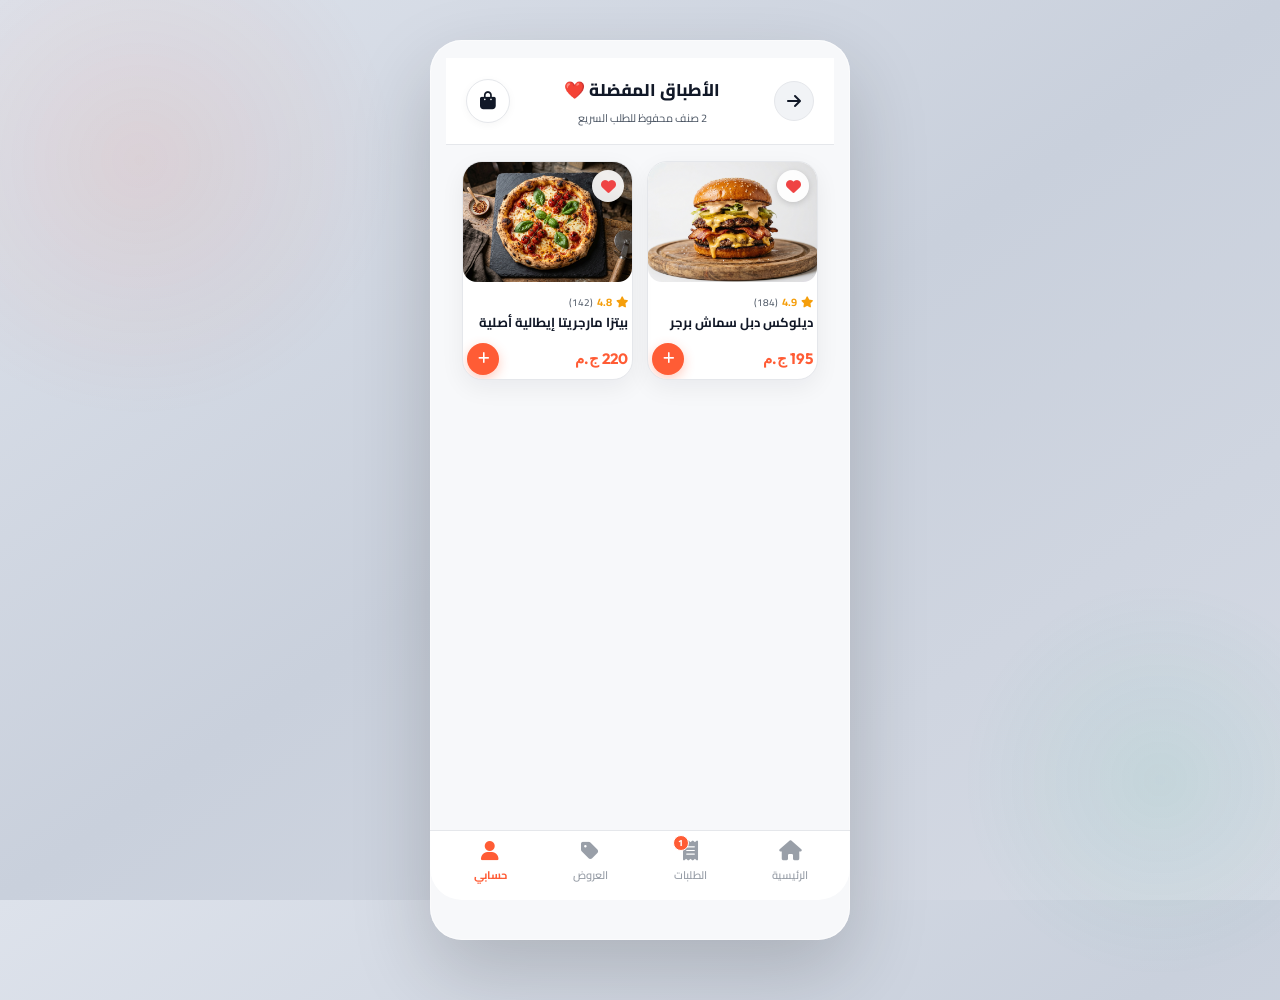
<file: favorites.html>
<!DOCTYPE html>
<html lang="en">
<head>
  <meta charset="UTF-8" />
  <meta name="viewport" content="width=device-width, initial-scale=1.0" />
  <title>My Favorite Dishes - Gourmet Bites (EGP)</title>

  <!-- Modern Google Fonts -->
  <link rel="preconnect" href="https://fonts.googleapis.com">
  <link rel="preconnect" href="https://fonts.gstatic.com" crossorigin>
  <link href="https://fonts.googleapis.com/css2?family=Inter:wght@400;500;600;700;800&family=Outfit:wght@500;600;700;800;900&display=swap" rel="stylesheet">

  <link rel="stylesheet" href="style.css" />

  <!-- FontAwesome Icons -->
  <link
    rel="stylesheet"
    href="https://cdnjs.cloudflare.com/ajax/libs/font-awesome/6.5.2/css/all.min.css"
  />
</head>

<body>

  <main class="app profile-app">

    <!-- Subpage Top Bar -->
    <header class="subpage-top-bar">
      <a href="profile.html" class="subpage-back-btn" aria-label="Back to Account Hub">
        <i class="fa-solid fa-arrow-left"></i>
      </a>
      <div class="subpage-title-box">
        <h1>My Favorites ❤️</h1>
        <p><span id="favItemCount">0</span> items saved for quick ordering</p>
      </div>
      <button class="icon-circle-btn open-cart-btn" aria-label="Shopping Cart">
        <i class="fa-solid fa-bag-shopping"></i>
        <span class="cart-badge" style="display:none;">0</span>
      </button>
    </header>

    <div class="subpage-container">

      <!-- Favorites Grid Container -->
      <div class="products-grid" id="favoritesGridContainer" style="display: grid; grid-template-columns: 1fr 1fr; gap: 14px;">
        <!-- Injected dynamically by JS -->
      </div>

    </div>

    <!-- Bottom Navigation Bar (Home | Orders | Deals | Profile) -->
    <nav class="bottom-nav">
      <a href="index.html" class="nav-item">
        <i class="fa-solid fa-house"></i>
        <span>Home</span>
      </a>

      <a href="orders.html" class="nav-item">
        <div class="nav-icon-container">
          <i class="fa-solid fa-receipt"></i>
          <span class="nav-badge">1</span>
        </div>
        <span>Orders</span>
      </a>

      <a href="deals.html" class="nav-item">
        <div class="nav-icon-container">
          <i class="fa-solid fa-tag"></i>
        </div>
        <span>Deals</span>
      </a>

      <a href="profile.html" class="nav-item active">
        <i class="fa-solid fa-user"></i>
        <span>Profile</span>
      </a>
    </nav>

  </main>

  <!-- Central App-State Logic -->
  <script src="app-state.js"></script>

  <script>
    document.addEventListener('DOMContentLoaded', () => {
      renderFavoritesPage();
    });

    function renderFavoritesPage() {
      const isAr = AppState.getLanguage() === 'ar';
      const favIds = AppState.getFavorites();
      const countEl = document.getElementById('favItemCount');
      if (countEl) countEl.textContent = favIds.length;

      const titleEl = document.querySelector('.subpage-title-box h1');
      if (titleEl) titleEl.textContent = isAr ? 'الأطباق المفضلة ❤️' : 'My Favorites ❤️';
      const subTitleEl = document.querySelector('.subpage-title-box p');
      if (subTitleEl) subTitleEl.innerHTML = isAr ? `<span id="favItemCount">${favIds.length}</span> صنف محفوظ للطلب السريع` : `<span id="favItemCount">${favIds.length}</span> items saved for quick ordering`;

      const container = document.getElementById('favoritesGridContainer');
      if (!container) return;

      if (favIds.length === 0) {
        container.style.display = 'block';
        container.innerHTML = `
          <div style="text-align: center; padding: 48px 20px; background: var(--surface); border-radius: 20px; border: 1px solid var(--border);">
            <div style="width: 64px; height: 64px; border-radius: 50%; background: #fee2e2; color: #ef4444; font-size: 28px; display: flex; align-items: center; justify-content: center; margin: 0 auto 16px;">
              <i class="fa-regular fa-heart"></i>
            </div>
            <h3 style="font-family: 'Outfit', sans-serif; font-size: 18px; margin: 0 0 6px;">${isAr ? 'لا توجد أطباق مفضلة بعد' : 'No Favorites Saved Yet'}</h3>
            <p style="font-size: 12px; color: var(--text-secondary); margin: 0 0 20px; line-height: 1.5;">
              ${isAr ? 'تصفح قائمة الطعام واضغط على رمز القلب لحفظ أطباقك المفضلة هنا لإعادة طلبها بضغطة واحدة!' : 'Explore our menu and tap the heart icon on any gourmet burger, pizza, or shake to save it here for fast 1-tap reordering!'}
            </p>
            <a href="index.html" class="btn-primary" style="display: inline-flex; align-items: center; gap: 8px; text-decoration: none; padding: 12px 20px; border-radius: 12px;">
              <i class="fa-solid fa-compass"></i> ${isAr ? 'تصفح القائمة' : 'Explore Menu'}
            </a>
          </div>
        `;
        return;
      }

      container.style.display = 'grid';
      container.innerHTML = favIds.map(id => {
        const item = AppState.catalog[id];
        if (!item) return '';
        const itemName = isAr ? (item.nameAr || item.name) : item.name;

        return `
          <div class="product-card" data-product-id="${item.id}" onclick="window.location.href='product-detail.html?id=${item.id}'" style="cursor:pointer; display: flex; flex-direction: column;">
            <div class="product-image-container" style="position: relative; height: 120px; border-radius: 14px; overflow: hidden; background: var(--surface-alt);">
              <img src="${item.image}" alt="${itemName}" style="width: 100%; height: 100%; object-fit: cover;" />
              <button class="fav-btn favorited" onclick="event.stopPropagation(); removeFavoriteItem('${item.id}')" aria-label="Remove favorite" style="position: absolute; top: 8px; right: 8px; background: rgba(255,255,255,0.9); border: none; width: 32px; height: 32px; border-radius: 50%; display: flex; align-items: center; justify-content: center; color: #ef4444; cursor: pointer; box-shadow: 0 2px 6px rgba(0,0,0,0.15);">
                <i class="fa-solid fa-heart"></i>
              </button>
            </div>

            <div class="product-info" style="padding: 10px 4px 4px; flex: 1; display: flex; flex-direction: column; justify-content: space-between;">
              <div>
                <div style="display: flex; align-items: center; gap: 4px; font-size: 11px; color: #f59e0b; margin-bottom: 2px;">
                  <i class="fa-solid fa-star"></i>
                  <strong>${item.rating}</strong>
                  <span style="color: var(--text-secondary); font-size: 10px;">(${item.reviews})</span>
                </div>
                <h4 style="font-size: 13px; font-weight: 700; margin: 0 0 2px; line-height: 1.3;">${itemName}</h4>
              </div>

              <div style="display: flex; align-items: center; justify-content: space-between; margin-top: 10px;">
                <strong style="font-size: 15px; font-family: 'Outfit', sans-serif; color: var(--primary);">
                  ${AppState.formatEGP(item.basePrice)}
                </strong>
                <button class="add-to-cart-btn" onclick="event.stopPropagation(); quickAddFavoriteToCart('${item.id}')" style="width: 32px; height: 32px; border-radius: 50%; background: var(--primary); color: #ffffff; border: none; display: flex; align-items: center; justify-content: center; cursor: pointer;" title="Add to cart">
                  <i class="fa-solid fa-plus"></i>
                </button>
              </div>
            </div>
          </div>
        `;
      }).join('');
    }

    function removeFavoriteItem(id) {
      AppState.toggleFavorite(id);
      renderFavoritesPage();
    }

    function quickAddFavoriteToCart(id) {
      const item = AppState.catalog[id];
      if (!item) return;
      AppState.addToCart({
        id: item.id,
        name: item.name,
        nameAr: item.nameAr,
        image: item.image,
        unitPrice: item.basePrice,
        selectedOptions: {},
        quantity: 1
      });
      AppState.openCartDrawer();
    }
  </script>

</body>
</html>
</file>
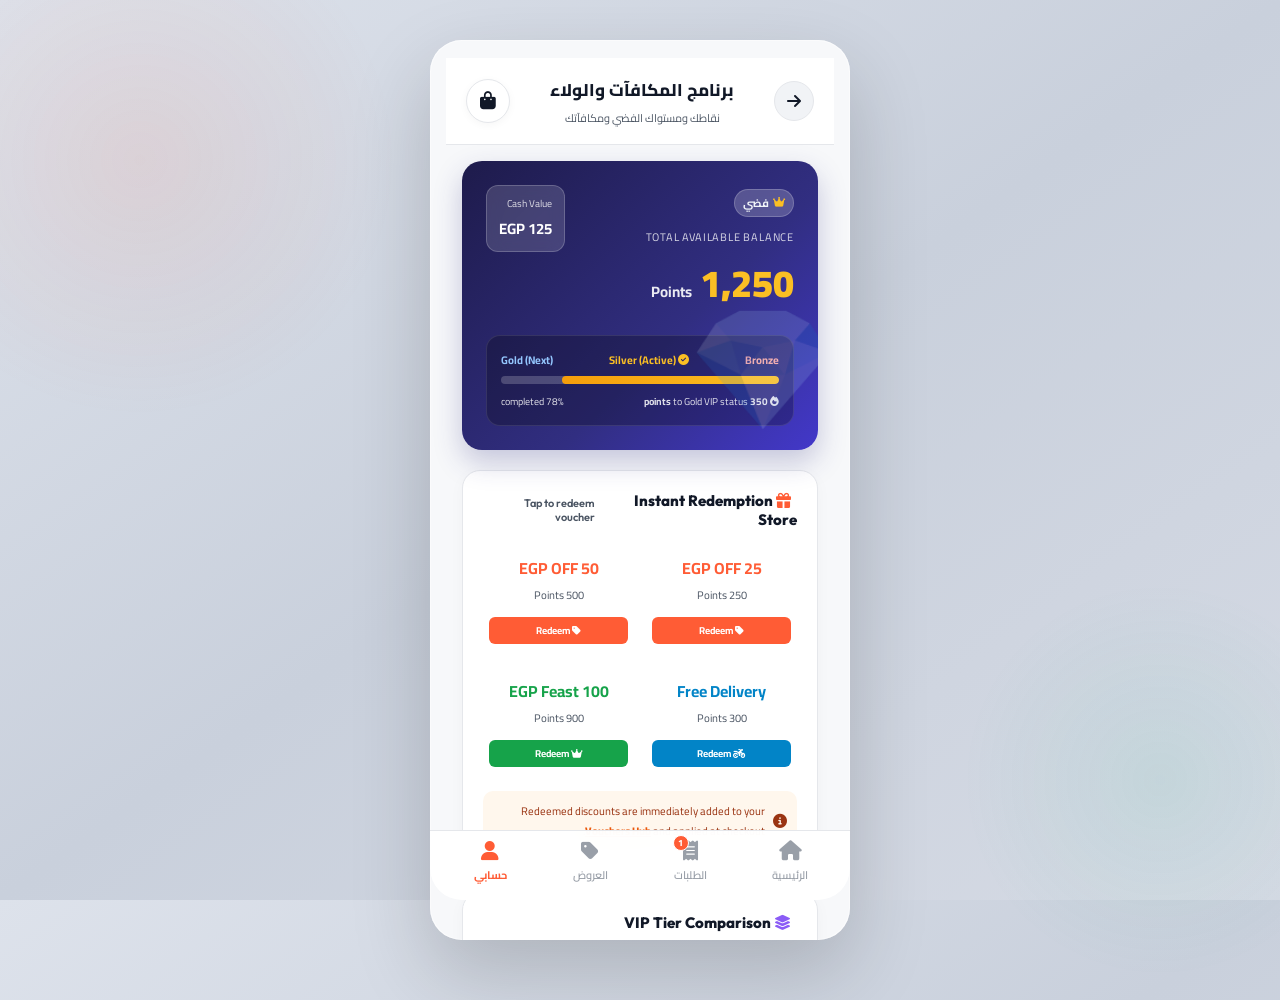
<file: loyalty.html>
<!DOCTYPE html>
<html lang="en">
<head>
  <meta charset="UTF-8" />
  <meta name="viewport" content="width=device-width, initial-scale=1.0" />
  <title>Loyalty & Rewards Club - Gourmet Bites (EGP)</title>

  <!-- Modern Google Fonts -->
  <link rel="preconnect" href="https://fonts.googleapis.com">
  <link rel="preconnect" href="https://fonts.gstatic.com" crossorigin>
  <link href="https://fonts.googleapis.com/css2?family=Inter:wght@400;500;600;700;800&family=Outfit:wght@500;600;700;800;900&display=swap" rel="stylesheet">

  <link rel="stylesheet" href="style.css" />

  <!-- FontAwesome Icons -->
  <link
    rel="stylesheet"
    href="https://cdnjs.cloudflare.com/ajax/libs/font-awesome/6.5.2/css/all.min.css"
  />
</head>

<body>

  <main class="app profile-app">

    <!-- Subpage Top Bar -->
    <header class="subpage-top-bar">
      <a href="profile.html" class="subpage-back-btn" aria-label="Back to Account Hub">
        <i class="fa-solid fa-arrow-left"></i>
      </a>
      <div class="subpage-title-box">
        <h1>Loyalty & Rewards</h1>
        <p>Convert your bites into cash rewards</p>
      </div>
      <button class="icon-circle-btn open-cart-btn" aria-label="Shopping Cart">
        <i class="fa-solid fa-bag-shopping"></i>
        <span class="cart-badge" style="display:none;">0</span>
      </button>
    </header>

    <div class="subpage-container">

      <!-- 1. Hero Points Card -->
      <section class="loyalty-hero-card">
        <div style="display: flex; justify-content: space-between; align-items: flex-start; margin-bottom: 16px;">
          <div>
            <span class="account-tier-chip" style="background: rgba(255, 255, 255, 0.2); font-size: 11px;">
              <i class="fa-solid fa-crown" style="color: #fbbf24;"></i> Silver VIP Member
            </span>
            <div style="margin-top: 10px;">
              <span style="font-size: 11px; text-transform: uppercase; letter-spacing: 0.8px; opacity: 0.8; display: block;">Total Available Balance</span>
              <div style="display: flex; align-items: baseline; gap: 8px;">
                <h2 id="loyaltyPointsHero" style="font-family: 'Outfit', sans-serif; font-size: 38px; font-weight: 900; margin: 0; color: #fbbf24;">1,250</h2>
                <span style="font-size: 15px; font-weight: 700; opacity: 0.9;">Points</span>
              </div>
            </div>
          </div>
          <div style="background: rgba(255, 255, 255, 0.15); backdrop-filter: blur(8px); padding: 8px 12px; border-radius: 12px; text-align: right; border: 1px solid rgba(255, 255, 255, 0.2);">
            <span style="font-size: 10px; opacity: 0.8; display: block;">Cash Value</span>
            <strong id="loyaltyCashValue" style="font-size: 15px; color: #ffffff;">125 EGP</strong>
          </div>
        </div>

        <!-- Tier Progress Bar -->
        <div style="background: rgba(0, 0, 0, 0.25); border-radius: 14px; padding: 14px; border: 1px solid rgba(255, 255, 255, 0.1);">
          <div style="display: flex; justify-content: space-between; font-size: 11px; font-weight: 700; margin-bottom: 6px;">
            <span style="color: #fca5a5;">Bronze</span>
            <span style="color: #fbbf24;"><i class="fa-solid fa-circle-check"></i> Silver (Active)</span>
            <span style="color: #93c5fd;">Gold (Next)</span>
          </div>
          <div class="tier-bar-track" style="height: 8px; background: rgba(255, 255, 255, 0.2); border-radius: 6px; overflow: hidden; margin-bottom: 8px;">
            <div class="tier-bar-fill" style="width: 78%; height: 100%; background: linear-gradient(90deg, #f59e0b, #fbbf24); border-radius: 6px;"></div>
          </div>
          <div style="display: flex; justify-content: space-between; font-size: 10px; opacity: 0.85;">
            <span><i class="fa-solid fa-fire"></i> <strong>350 points</strong> to Gold VIP status</span>
            <span>78% completed</span>
          </div>
        </div>
      </section>

      <!-- 2. Redeem Points for Discounts Store -->
      <section class="subpage-card">
        <div class="subpage-card-title">
          <span><i class="fa-solid fa-gift" style="color: var(--primary); margin-right: 6px;"></i> Instant Redemption Store</span>
          <span style="font-size: 11px; color: var(--text-secondary); font-weight: 600;">Tap to redeem voucher</span>
        </div>

        <div style="display: grid; grid-template-columns: 1fr 1fr; gap: 12px;">
          <!-- 25 EGP -->
          <div class="redeem-option" onclick="handleSubpageRedeem(250, 25)">
            <strong style="color: var(--primary); font-size: 16px;">25 EGP OFF</strong>
            <span style="font-size: 11px; color: var(--text-secondary); margin: 2px 0 8px;">250 Points</span>
            <button class="redeem-action" style="width: 100%;"><i class="fa-solid fa-tag"></i> Redeem</button>
          </div>

          <!-- 50 EGP -->
          <div class="redeem-option" onclick="handleSubpageRedeem(500, 50)">
            <strong style="color: var(--primary); font-size: 16px;">50 EGP OFF</strong>
            <span style="font-size: 11px; color: var(--text-secondary); margin: 2px 0 8px;">500 Points</span>
            <button class="redeem-action" style="width: 100%;"><i class="fa-solid fa-tag"></i> Redeem</button>
          </div>

          <!-- Free Delivery -->
          <div class="redeem-option" onclick="handleSubpageRedeem(300, 'free-del')">
            <strong style="color: #0284c7; font-size: 16px;">Free Delivery</strong>
            <span style="font-size: 11px; color: var(--text-secondary); margin: 2px 0 8px;">300 Points</span>
            <button class="redeem-action" style="width: 100%; background: #0284c7;"><i class="fa-solid fa-motorcycle"></i> Redeem</button>
          </div>

          <!-- 100 EGP Feast -->
          <div class="redeem-option" onclick="handleSubpageRedeem(900, 100)">
            <strong style="color: #16a34a; font-size: 16px;">100 EGP Feast</strong>
            <span style="font-size: 11px; color: var(--text-secondary); margin: 2px 0 8px;">900 Points</span>
            <button class="redeem-action" style="width: 100%; background: #16a34a;"><i class="fa-solid fa-crown"></i> Redeem</button>
          </div>
        </div>

        <div style="background: #fff7ed; border-radius: 10px; padding: 10px; margin-top: 14px; display: flex; align-items: center; gap: 8px; font-size: 11px; color: #9a3412;">
          <i class="fa-solid fa-circle-info" style="font-size: 14px;"></i>
          <span>Redeemed discounts are immediately added to your <a href="vouchers.html" style="font-weight: 800; color: #ea580c; text-decoration: underline;">Vouchers Hub</a> and applied at checkout.</span>
        </div>
      </section>

      <!-- 3. VIP Tier Benefits Comparison Table -->
      <section class="subpage-card">
        <div class="subpage-card-title">
          <span><i class="fa-solid fa-layer-group" style="color: #8b5cf6; margin-right: 6px;"></i> VIP Tier Comparison</span>
        </div>

        <div class="tier-perks-table-wrap">
          <table class="tier-perks-table">
            <thead>
              <tr>
                <th>Benefit</th>
                <th>Bronze</th>
                <th class="active-col">Silver ★</th>
                <th>Gold</th>
                <th>Platinum</th>
              </tr>
            </thead>
            <tbody>
              <tr>
                <td>Point Multiplier</td>
                <td>1.0x</td>
                <td class="active-col">1.25x</td>
                <td>1.5x</td>
                <td>2.0x</td>
              </tr>
              <tr>
                <td>Birthday Reward</td>
                <td>Free Drink</td>
                <td class="active-col">Free Cake + 50 EGP</td>
                <td>100 EGP Feast</td>
                <td>200 EGP Banquet</td>
              </tr>
              <tr>
                <td>Free Deliveries</td>
                <td>Over 300 EGP</td>
                <td class="active-col">Over 250 EGP</td>
                <td>2x Any Order</td>
                <td>Unlimited Free</td>
              </tr>
              <tr>
                <td>Kitchen Priority</td>
                <td>Standard</td>
                <td class="active-col">Express Prep</td>
                <td>VIP Fast-Track</td>
                <td>Chef Special</td>
              </tr>
            </tbody>
          </table>
        </div>
      </section>

      <!-- 4. Points Activity Log -->
      <section class="subpage-card">
        <div class="subpage-card-title">
          <span><i class="fa-solid fa-clock-rotate-left" style="color: #10b981; margin-right: 6px;"></i> Recent Points Activity</span>
        </div>

        <div class="activity-log-list" id="loyaltyActivityList">
          <div class="activity-log-item">
            <div class="activity-log-left">
              <div class="activity-log-icon plus"><i class="fa-solid fa-plus"></i></div>
              <div class="activity-log-info">
                <strong>Order #EGY-8942 Delivered</strong>
                <span>Today, 2:45 PM • 1.25x Silver Bonus</span>
              </div>
            </div>
            <span class="activity-log-points earned">+380 Pts</span>
          </div>

          <div class="activity-log-item">
            <div class="activity-log-left">
              <div class="activity-log-icon plus"><i class="fa-solid fa-user-plus"></i></div>
              <div class="activity-log-info">
                <strong>Friend Referral (Sara K.)</strong>
                <span>Yesterday, 7:10 PM • Code AHMED50</span>
              </div>
            </div>
            <span class="activity-log-points earned">+50 Pts</span>
          </div>

          <div class="activity-log-item">
            <div class="activity-log-left">
              <div class="activity-log-icon minus"><i class="fa-solid fa-minus"></i></div>
              <div class="activity-log-info">
                <strong>Redeemed 25 EGP Voucher</strong>
                <span>18 Sep 2026, 4:20 PM</span>
              </div>
            </div>
            <span class="activity-log-points spent">-250 Pts</span>
          </div>

          <div class="activity-log-item">
            <div class="activity-log-left">
              <div class="activity-log-icon plus"><i class="fa-solid fa-plus"></i></div>
              <div class="activity-log-info">
                <strong>Order #EGY-7814 Delivered</strong>
                <span>15 Sep 2026, 9:15 PM</span>
              </div>
            </div>
            <span class="activity-log-points earned">+400 Pts</span>
          </div>
        </div>
      </section>

      <!-- 5. How to Earn More Points -->
      <section class="subpage-card">
        <div class="subpage-card-title">
          <span><i class="fa-solid fa-lightbulb" style="color: #f59e0b; margin-right: 6px;"></i> How to Earn More Points</span>
        </div>

        <div style="display: flex; flex-direction: column; gap: 12px; font-size: 12px;">
          <div style="display: flex; gap: 12px; align-items: center;">
            <div style="width: 32px; height: 32px; border-radius: 8px; background: #e0f2fe; color: #0284c7; display: flex; align-items: center; justify-content: center; font-size: 14px;">
              <i class="fa-solid fa-utensils"></i>
            </div>
            <div>
              <strong>Order Your Favorite Meals</strong>
              <p style="margin: 0; color: var(--text-secondary); font-size: 11px;">Earn 1 point for every 1 EGP spent on all orders.</p>
            </div>
          </div>

          <div style="display: flex; gap: 12px; align-items: center;">
            <div style="width: 32px; height: 32px; border-radius: 8px; background: #fdf2f8; color: #db2777; display: flex; align-items: center; justify-content: center; font-size: 14px;">
              <i class="fa-solid fa-camera"></i>
            </div>
            <div>
              <strong>Leave a Photo Review</strong>
              <p style="margin: 0; color: var(--text-secondary); font-size: 11px;">Get +25 bonus points every time you rate and share a photo.</p>
            </div>
          </div>

          <div style="display: flex; gap: 12px; align-items: center;">
            <div style="width: 32px; height: 32px; border-radius: 8px; background: #ecfdf5; color: #059669; display: flex; align-items: center; justify-content: center; font-size: 14px;">
              <i class="fa-solid fa-users"></i>
            </div>
            <div>
              <strong>Invite Your Foodie Friends</strong>
              <p style="margin: 0; color: var(--text-secondary); font-size: 11px;">Earn +50 points + 50 EGP voucher for every friend who orders.</p>
            </div>
          </div>
        </div>
      </section>

    </div>

    <!-- Bottom Navigation Bar (Home | Orders | Deals | Profile) -->
    <nav class="bottom-nav">
      <a href="index.html" class="nav-item">
        <i class="fa-solid fa-house"></i>
        <span>Home</span>
      </a>

      <a href="orders.html" class="nav-item">
        <div class="nav-icon-container">
          <i class="fa-solid fa-receipt"></i>
          <span class="nav-badge">1</span>
        </div>
        <span>Orders</span>
      </a>

      <a href="deals.html" class="nav-item">
        <div class="nav-icon-container">
          <i class="fa-solid fa-tag"></i>
        </div>
        <span>Deals</span>
      </a>

      <a href="profile.html" class="nav-item active">
        <i class="fa-solid fa-user"></i>
        <span>Profile</span>
      </a>
    </nav>

  </main>

  <!-- Central App-State Logic -->
  <script src="app-state.js"></script>

  <script>
    document.addEventListener('DOMContentLoaded', () => {
      renderLoyaltyData();
    });

    function renderLoyaltyData() {
      const p = AppState.getProfile();
      const pts = p.loyaltyPoints || 1250;
      document.getElementById('loyaltyPointsHero').textContent = pts.toLocaleString();
      document.getElementById('loyaltyCashValue').textContent = `${Math.round(pts / 10)} EGP`;
    }

    function handleSubpageRedeem(points, rewardVal) {
      const p = AppState.getProfile();
      if ((p.loyaltyPoints || 0) < points) {
        showToast('Not enough points for this reward. 💎');
        return;
      }

      p.loyaltyPoints -= points;
      AppState.saveProfile(p);

      // Create voucher
      const vouchers = AppState.getVouchers();
      const code = `LOYALTY${points}`;
      const newV = {
        code: code,
        title: rewardVal === 'free-del' ? 'Loyalty Free Delivery' : `Loyalty ${rewardVal} EGP Reward`,
        titleAr: rewardVal === 'free-del' ? 'توصيل مجاني من المكافآت' : `مكافأة ولاء ${rewardVal} ج.م`,
        amount: rewardVal === 'free-del' ? 0 : rewardVal,
        freeDelivery: rewardVal === 'free-del',
        percent: 0,
        minOrder: 100,
        status: 'available',
        expiry: '30 Nov 2026'
      };
      vouchers.unshift(newV);
      localStorage.setItem(AppState.STORAGE_KEYS.VOUCHERS, JSON.stringify(vouchers));

      // Append to activity log in UI
      const list = document.getElementById('loyaltyActivityList');
      if (list) {
        const item = document.createElement('div');
        item.className = 'activity-log-item';
        item.innerHTML = `
          <div class="activity-log-left">
            <div class="activity-log-icon minus"><i class="fa-solid fa-minus"></i></div>
            <div class="activity-log-info">
              <strong>Redeemed ${rewardVal === 'free-del' ? 'Free Delivery' : rewardVal + ' EGP'} Reward</strong>
              <span>Just now • Code ${code} created</span>
            </div>
          </div>
          <span class="activity-log-points spent">-${points} Pts</span>
        `;
        list.prepend(item);
      }

      renderLoyaltyData();
      showToast(`Redeemed ${points} points! Code ${code} is ready in your Vouchers. 🎉`);
    }
  </script>

</body>
</html>
</file>
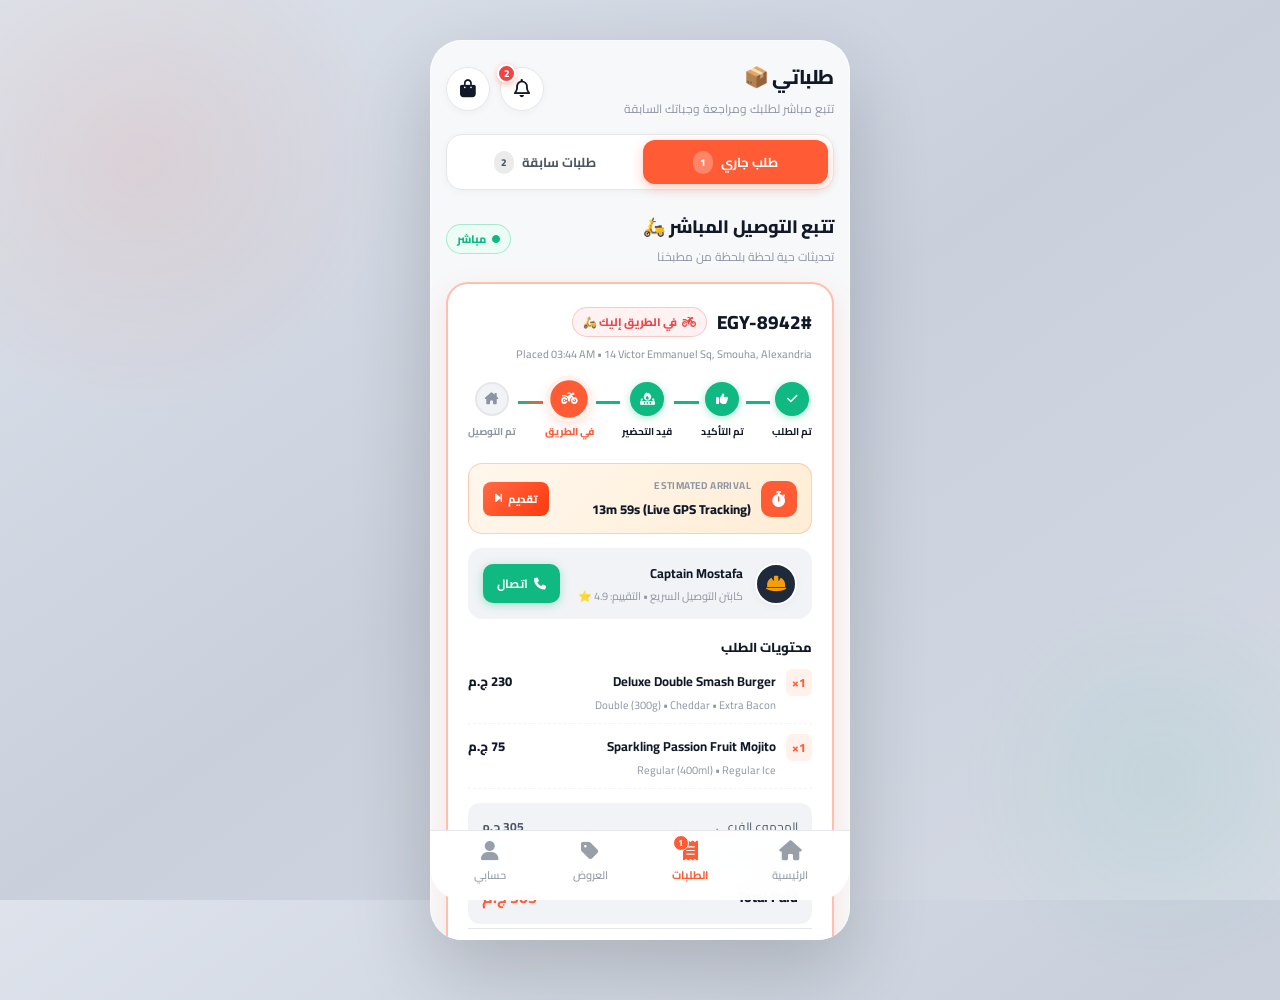
<file: orders.html>
<!DOCTYPE html>
<html lang="en">
<head>
  <meta charset="UTF-8" />
  <meta name="viewport" content="width=device-width, initial-scale=1.0" />
  <title>My Orders & Live Tracking - Gourmet Bites (EGP)</title>

  <!-- Modern Google Fonts -->
  <link rel="preconnect" href="https://fonts.googleapis.com">
  <link rel="preconnect" href="https://fonts.gstatic.com" crossorigin>
  <link href="https://fonts.googleapis.com/css2?family=Cairo:wght@400;500;600;700;800;900&family=Inter:wght@400;500;600;700;800&family=Outfit:wght@500;600;700;800&display=swap" rel="stylesheet">

  <link rel="stylesheet" href="style.css" />

  <!-- FontAwesome Icons -->
  <link
    rel="stylesheet"
    href="https://cdnjs.cloudflare.com/ajax/libs/font-awesome/6.5.2/css/all.min.css"
  />
</head>

<body>

  <main class="app orders-app">

    <!-- Top Header -->
    <header class="home-header">
      <div class="user-greeting-box">
        <h1>My Orders 📦</h1>
        <p class="greeting-subtitle">Track live delivery & review past meals</p>
      </div>

      <div class="header-actions">
        <button class="icon-circle-btn open-notif-btn" onclick="AppState.openNotifications()" aria-label="Notifications">
          <i class="fa-regular fa-bell"></i>
          <span class="notif-badge" style="display:none;">2</span>
        </button>

        <button class="icon-circle-btn open-cart-btn" onclick="AppState.openCartDrawer()" aria-label="Shopping Cart">
          <i class="fa-solid fa-bag-shopping"></i>
          <span class="cart-badge" style="display:none;">0</span>
        </button>
      </div>
    </header>

    <!-- Orders Filter Tabs (Active vs Past) -->
    <section class="order-tabs user-order-tabs">
      <button class="tab active" id="tabActiveBtn" onclick="switchOrderTab('active')">
        Active Order
        <span class="tab-badge" id="activeOrdersBadge">1</span>
      </button>

      <button class="tab" id="tabPastBtn" onclick="switchOrderTab('past')">
        Past Orders
        <span class="tab-badge" id="pastOrdersBadge">2</span>
      </button>
    </section>

    <!-- 1. ACTIVE ORDER SECTION WITH 5-STAGE TRACKING -->
    <section id="activeOrdersSection" class="orders-container">

      <div class="section-headline">
        <div>
          <h2>Active Delivery Tracking 🛵</h2>
          <p>Real-time status updates from our kitchen</p>
        </div>
        <span class="live-pill"><i class="fa-solid fa-circle"></i> Live Tracking</span>
      </div>

      <article class="user-order-card active-tracking-card" id="activeOrderCard">
        <!-- Order Header -->
        <div class="order-card-top">
          <div>
            <div class="order-id-row">
              <h3 id="activeOrderId">#EGY-8942</h3>
              <span class="status-chip on-way" id="activeStatusChip">
                <i class="fa-solid fa-motorcycle"></i> Out for Delivery
              </span>
            </div>
            <p class="order-timestamp" id="activeOrderTimestamp">Placed today at 4:15 PM • Deliver to Smouha</p>
          </div>
        </div>

        <!-- 5-STAGE PROGRESS STEPPER TRACKER -->
        <div class="order-5-stepper" id="orderStepper">
          <div class="step-node completed" id="stNode1">
            <div class="step-circle"><i class="fa-solid fa-check"></i></div>
            <span>Placed</span>
          </div>
          <div class="stepper-connector completed" id="stConn1"></div>

          <div class="step-node completed" id="stNode2">
            <div class="step-circle"><i class="fa-solid fa-thumbs-up"></i></div>
            <span>Confirmed</span>
          </div>
          <div class="stepper-connector completed" id="stConn2"></div>

          <div class="step-node completed" id="stNode3">
            <div class="step-circle"><i class="fa-solid fa-fire-burner"></i></div>
            <span>Preparing</span>
          </div>
          <div class="stepper-connector active" id="stConn3"></div>

          <div class="step-node active" id="stNode4">
            <div class="step-circle pulse-circle"><i class="fa-solid fa-motorcycle"></i></div>
            <span>On Way</span>
          </div>
          <div class="stepper-connector" id="stConn4"></div>

          <div class="step-node" id="stNode5">
            <div class="step-circle"><i class="fa-solid fa-house-chimney"></i></div>
            <span>Delivered</span>
          </div>
        </div>

        <!-- ETA + Advance Stage (compact) -->
        <div class="eta-box" style="justify-content: space-between;">
          <div style="display:flex; align-items:center; gap:10px;">
            <div class="eta-icon"><i class="fa-solid fa-stopwatch"></i></div>
            <div class="eta-info">
              <span>Estimated Arrival</span>
              <strong id="activeEta">15 - 25 min</strong>
            </div>
          </div>
          <button class="sim-advance-btn" id="simAdvanceBtn" onclick="advanceLiveStage()" style="flex-shrink:0;">
            <span id="simStatusHeadline">Advance</span>
            <i class="fa-solid fa-forward-step"></i>
          </button>
        </div>

        <!-- Courier Information -->
        <div class="courier-card">
          <div class="courier-avatar">
            <i class="fa-solid fa-helmet-safety"></i>
          </div>
          <div class="courier-info">
            <strong id="courierName">Captain Mostafa</strong>
            <p id="courierRole">Express Delivery Partner • Rating: 4.9 ⭐</p>
          </div>
          <button class="call-courier-btn" title="Call Courier" onclick="openDriverCallModal()">
            <i class="fa-solid fa-phone"></i> Call
          </button>
        </div>

        <!-- Itemized Order Details -->
        <div class="order-items-wrapper">
          <h4>Order Items</h4>
          <div class="ordered-items-list" id="activeItemsList"></div>

          <div class="order-price-summary">
            <div class="summary-line">
              <span>Subtotal</span>
              <strong id="activeSubtotal">305 EGP</strong>
            </div>
            <div class="summary-line" id="activeDiscountRow" style="display:none; color:var(--green)">
              <span>Coupon Discount (<strong id="activeDiscountCode"></strong>)</span>
              <strong id="activeDiscountVal">-0 EGP</strong>
            </div>
            <div class="summary-line">
              <span>Delivery Fee</span>
              <strong id="activeDeliveryFee" style="color:var(--green)">FREE</strong>
            </div>
            <div class="summary-line total-highlight">
              <span>Total Paid</span>
              <strong id="activeTotal">305 EGP</strong>
            </div>
          </div>
        </div>

        <!-- Cancel Order Section -->
        <div class="cancel-order-box" style="border-top: 1px solid var(--border); padding-top: 12px; margin-top: 4px;">
          <button class="cancel-order-btn" id="cancelOrderBtn" onclick="AppState.cancelActiveOrder()">
            Cancel Order
          </button>
          <p class="cancel-policy-note" id="cancelPolicyNote" style="margin-top:6px; text-align:center; font-size:11px;"></p>
        </div>

      </article>

      <!-- Empty State for Active Orders -->
      <div class="empty-state" id="noActiveOrderState" style="display:none;">
        <i class="fa-solid fa-utensils"></i>
        <h4>No active orders right now</h4>
        <p>Your freshly made meals will appear here as soon as you order.</p>
        <button class="explore-btn" onclick="window.location.href='index.html'">Explore Menu 🍔</button>
      </div>

    </section>

    <!-- 2. PAST ORDERS SECTION WITH REORDER & RATINGS -->
    <section id="pastOrdersSection" class="orders-container" style="display:none;">

      <div class="section-headline">
        <div>
          <h2>Past Order History 📜</h2>
          <p>Tap Reorder to add items back to your cart</p>
        </div>
      </div>

      <div id="pastOrdersList">
        <!-- Rendered by JS from AppState.getPastOrders() -->
      </div>

    </section>

    <!-- RATE YOUR ORDER MODAL (1-5 STARS) -->
    <div class="rating-modal" id="ratingModal">
      <div class="rating-modal-content">
        <div class="rating-header">
          <h3>Rate Your Order ⭐</h3>
          <button onclick="closeRatingModal()"><i class="fa-solid fa-xmark"></i></button>
        </div>
        <p class="rating-subtitle" id="ratingOrderTitle">How was order #EGY-7814?</p>

        <!-- Rating Criteria -->
        <div class="rating-category-block">
          <label>Food Quality & Taste</label>
          <div class="star-rating" data-target="food">
            <span class="star" onclick="setStars('food', 1)"><i class="fa-solid fa-star"></i></span>
            <span class="star" onclick="setStars('food', 2)"><i class="fa-solid fa-star"></i></span>
            <span class="star" onclick="setStars('food', 3)"><i class="fa-solid fa-star"></i></span>
            <span class="star" onclick="setStars('food', 4)"><i class="fa-solid fa-star"></i></span>
            <span class="star" onclick="setStars('food', 5)"><i class="fa-solid fa-star"></i></span>
          </div>
        </div>

        <div class="rating-category-block">
          <label>Delivery Speed & Courier</label>
          <div class="star-rating" data-target="delivery">
            <span class="star" onclick="setStars('delivery', 1)"><i class="fa-solid fa-star"></i></span>
            <span class="star" onclick="setStars('delivery', 2)"><i class="fa-solid fa-star"></i></span>
            <span class="star" onclick="setStars('delivery', 3)"><i class="fa-solid fa-star"></i></span>
            <span class="star" onclick="setStars('delivery', 4)"><i class="fa-solid fa-star"></i></span>
            <span class="star" onclick="setStars('delivery', 5)"><i class="fa-solid fa-star"></i></span>
          </div>
        </div>

        <div class="rating-category-block">
          <label>Written Feedback (Optional)</label>
          <textarea id="ratingComments" placeholder="Tell us what you loved or how we can improve..." rows="3"></textarea>
        </div>

        <button class="submit-rating-btn" onclick="submitRating()">Submit Rating</button>
      </div>
    </div>

    <!-- DRIVER CALL MODAL -->
    <div class="driver-call-modal" id="driverCallModal">
      <div class="driver-call-content">
        <div class="driver-call-avatar">
          <i class="fa-solid fa-helmet-safety"></i>
        </div>
        <h3 id="callModalDriverName">Captain Mostafa</h3>
        <p style="font-size:12px; color:var(--muted); margin-bottom:12px;">Express Courier • Assigned to your order</p>
        <p style="font-size:16px; font-weight:800; color:var(--primary); margin-bottom:6px;" id="callModalDriverPhone">+20 112 345 6789</p>
        <p style="font-size:11px; color:var(--green); font-weight:700;"><i class="fa-solid fa-circle-check"></i> Verified Driver On Duty</p>

        <div class="driver-call-actions">
          <a href="tel:+201123456789" class="driver-call-btn-main" id="directDialLink">
            <i class="fa-solid fa-phone"></i> Dial Now
          </a>
          <button class="driver-call-btn-close" onclick="closeDriverCallModal()">Close</button>
        </div>
      </div>
    </div>

    <!-- Bottom Navigation Bar (Home | Orders | Deals | Profile) -->
    <nav class="bottom-nav">
      <a href="index.html" class="nav-item">
        <i class="fa-solid fa-house"></i>
        <span>Home</span>
      </a>

      <a href="orders.html" class="nav-item active">
        <div class="nav-icon-container">
          <i class="fa-solid fa-receipt"></i>
          <span class="nav-badge">1</span>
        </div>
        <span>Orders</span>
      </a>

      <a href="deals.html" class="nav-item">
        <div class="nav-icon-container">
          <i class="fa-solid fa-tag"></i>
        </div>
        <span>Deals</span>
      </a>

      <a href="profile.html" class="nav-item">
        <i class="fa-solid fa-user"></i>
        <span>Profile</span>
      </a>
    </nav>

  </main>

  <!-- Central App-State Logic -->
  <script src="app-state.js"></script>

  <script>
    let activeRatingOrderId = null;
    const ratingValues = { food: 5, delivery: 5 };
    let liveSeconds = 840; // ~14 mins
    let liveCountdownInterval = null;

    const STAGE_CONFIG = {
      1: {
        chipClass: 'placed',
        chipIcon: 'fa-regular fa-clock',
        chipText: 'Order Placed',
        headline: 'Stage 1 of 5: Placed at Kitchen',
        etaText: '25 - 35 Minutes (Estimating ~5:00 PM)',
        telemetry: 'Order ticket printed at Smouha Kitchen 📋',
        speed: '0 km/h',
        scooterPos: { top: '80%', left: '16%' }
      },
      2: {
        chipClass: 'confirmed',
        chipIcon: 'fa-solid fa-thumbs-up',
        chipText: 'Order Confirmed',
        headline: 'Stage 2 of 5: Order Accepted 👍',
        etaText: '20 - 30 Minutes (Estimated arrival 4:55 PM)',
        telemetry: 'Kitchen verified order & queued for grill',
        speed: '0 km/h',
        scooterPos: { top: '75%', left: '18%' }
      },
      3: {
        chipClass: 'preparing',
        chipIcon: 'fa-solid fa-fire-burner',
        chipText: 'Preparing in Kitchen',
        headline: 'Stage 3 of 5: Chef Grilling & Baking 👨‍🍳',
        etaText: '15 - 20 Minutes (Fresh from oven)',
        telemetry: 'Chef Mahmoud is searing patties and packaging',
        speed: '0 km/h',
        scooterPos: { top: '70%', left: '22%' }
      },
      4: {
        chipClass: 'on-way',
        chipIcon: 'fa-solid fa-motorcycle',
        chipText: 'Out for Delivery',
        headline: 'Stage 4 of 5: Driver En Route 🛵',
        etaText: '12 - 18 Minutes (Arriving soon)',
        telemetry: 'GPS Live: On Albert Al Awal St (1.2 km away)',
        speed: '38 km/h',
        scooterPos: { top: '50%', left: '55%' }
      },
      5: {
        chipClass: 'delivered',
        chipIcon: 'fa-solid fa-house-chimney',
        chipText: 'Delivered Successfully 🎉',
        headline: 'Stage 5 of 5: Order Delivered! Enjoy your meal 🍔',
        etaText: 'Arrived & Handed to Customer',
        telemetry: 'Courier arrived at destination building',
        speed: '0 km/h',
        scooterPos: { top: '25%', left: '85%' }
      }
    };

    document.addEventListener('DOMContentLoaded', () => {
      renderActiveOrder();
      renderPastOrders();
      startLiveTicker();
    });

    function startLiveTicker() {
      if (liveCountdownInterval) clearInterval(liveCountdownInterval);
      liveCountdownInterval = setInterval(() => {
        const order = AppState.getActiveOrder();
        if (!order || order.statusStep === 5) return;
        if (liveSeconds > 60) {
          liveSeconds--;
          const m = Math.floor(liveSeconds / 60);
          const s = liveSeconds % 60;
          const etaEl = document.getElementById('activeEta');
          if (etaEl && order.statusStep === 4) {
            etaEl.textContent = `${m}m ${s < 10 ? '0' : ''}${s}s (Live GPS Tracking)`;
          }
        }
      }, 1000);
    }

    function switchOrderTab(tab) {
      const activeSec = document.getElementById('activeOrdersSection');
      const pastSec = document.getElementById('pastOrdersSection');
      const tabActive = document.getElementById('tabActiveBtn');
      const tabPast = document.getElementById('tabPastBtn');

      if (tab === 'active') {
        activeSec.style.display = 'block';
        pastSec.style.display = 'none';
        tabActive.classList.add('active');
        tabPast.classList.remove('active');
      } else {
        activeSec.style.display = 'none';
        pastSec.style.display = 'block';
        tabPast.classList.add('active');
        tabActive.classList.remove('active');
      }
    }

    function renderActiveOrder() {
      const order = AppState.getActiveOrder();
      const card = document.getElementById('activeOrderCard');
      const empty = document.getElementById('noActiveOrderState');

      if (!order) {
        if (card) card.style.display = 'none';
        if (empty) empty.style.display = 'flex';
        document.getElementById('activeOrdersBadge').textContent = '0';
        return;
      }

      if (card) card.style.display = 'block';
      if (empty) empty.style.display = 'none';

      document.getElementById('activeOrderId').textContent = order.id;
      document.getElementById('activeOrderTimestamp').textContent = `Placed ${order.placedAt} • ${order.address}`;

      const isAr = AppState.getLanguage() === 'ar';
      const step = order.statusStep || 4;
      const cfg = STAGE_CONFIG[step] || STAGE_CONFIG[4];

      const chipText = isAr ? ({
        1: 'تم الطلب',
        2: 'تم تأكيد الطلب',
        3: 'قيد التحضير في المطبخ',
        4: 'في الطريق إليك 🛵',
        5: 'تم التوصيل بنجاح 🎉'
      }[step] || cfg.chipText) : cfg.chipText;

      const headlineText = isAr ? ({
        1: 'المرحلة 1 من 5: تم استلام الطلب في المطبخ',
        2: 'المرحلة 2 من 5: تم تأكيد الطلب من المطعم 👍',
        3: 'المرحلة 3 من 5: الشيف يقوم بالتحضير والشوي 👨‍🍳',
        4: 'المرحلة 4 من 5: المندوب في الطريق إليك 🛵',
        5: 'المرحلة 5 من 5: تم تسليم الطلب! بالهناء والشفاء 🍔'
      }[step] || cfg.headline) : cfg.headline;

      const etaText = isAr ? ({
        1: '25 - 35 دقيقة (تقريباً 5:00 م)',
        2: '20 - 30 دقيقة (تقريباً 4:55 م)',
        3: '15 - 20 دقيقة (طازج من الفرن)',
        4: '12 - 18 دقيقة (يصل قريباً)',
        5: 'وصل المندوب وتم التسليم للعميل'
      }[step] || cfg.etaText) : cfg.etaText;

      // Update Chip
      const chip = document.getElementById('activeStatusChip');
      if (chip) {
        chip.className = `status-chip ${cfg.chipClass}`;
        chip.innerHTML = `<i class="${cfg.chipIcon}"></i> ${chipText}`;
      }

      // Update ETA
      document.getElementById('activeEta').textContent = etaText;
      document.getElementById('simStatusHeadline').textContent = isAr ? 'تقديم المرحلة' : (step >= 5 ? 'Rate ⭐' : 'Advance');

      // Update Stepper Labels
      if (isAr) {
        const n1 = document.querySelector('#stNode1 span');
        const n2 = document.querySelector('#stNode2 span');
        const n3 = document.querySelector('#stNode3 span');
        const n4 = document.querySelector('#stNode4 span');
        const n5 = document.querySelector('#stNode5 span');
        if (n1) n1.textContent = 'تم الطلب';
        if (n2) n2.textContent = 'تم التأكيد';
        if (n3) n3.textContent = 'قيد التحضير';
        if (n4) n4.textContent = 'في الطريق';
        if (n5) n5.textContent = 'تم التوصيل';
      }

      // Update Stepper Stage
      for (let i = 1; i <= 5; i++) {
        const node = document.getElementById(`stNode${i}`);
        if (node) {
          node.classList.toggle('completed', i < step);
          node.classList.toggle('active', i === step);
        }
        if (i <= 4) {
          const conn = document.getElementById(`stConn${i}`);
          if (conn) {
            conn.classList.toggle('completed', i < step);
            conn.classList.toggle('active', i === step);
          }
        }
      }

      // Courier
      if (order.courier) {
        document.getElementById('courierName').textContent = order.courier.name;
        document.getElementById('courierRole').textContent = `${isAr ? 'كابتن التوصيل السريع' : order.courier.badge} • ${isAr ? 'التقييم' : 'Rating'}: ${order.courier.rating} ⭐`;
        document.getElementById('callModalDriverName').textContent = order.courier.name;
        document.getElementById('callModalDriverPhone').textContent = order.courier.phone || '+20 112 345 6789';
      }

      // Items
      const itemsList = document.getElementById('activeItemsList');
      if (itemsList && order.items) {
        itemsList.innerHTML = order.items.map(it => {
          const catItem = AppState.catalog[it.id];
          const itemName = isAr ? (it.nameAr || (catItem && catItem.nameAr) || it.name) : it.name;
          return `
            <div class="ordered-item-row">
              <span class="item-qty">${it.quantity}×</span>
              <div class="item-meta">
                <strong>${itemName}</strong>
                ${it.options ? `<p class="item-specs">${it.options}</p>` : ''}
              </div>
              <strong class="item-price">${AppState.formatEGP(it.unitPrice * it.quantity)}</strong>
            </div>
          `;
        }).join('');
      }

      document.getElementById('activeSubtotal').textContent = AppState.formatEGP(order.subtotal);
      
      const discRow = document.getElementById('activeDiscountRow');
      const discTag = document.getElementById('activeDiscountCode');
      const discVal = document.getElementById('activeDiscountVal');
      if (discRow && discVal) {
        if (order.discount && order.discount > 0) {
          discRow.style.display = 'flex';
          if (discTag) discTag.textContent = order.voucherCode || (isAr ? 'كوبون' : 'COUPON');
          discVal.textContent = `-${AppState.formatEGP(order.discount)}`;
        } else {
          discRow.style.display = 'none';
        }
      }

      const delFeeEl = document.getElementById('activeDeliveryFee');
      if (delFeeEl) {
        delFeeEl.textContent = (!order.deliveryFee || order.deliveryFee === 0) ? (isAr ? 'مجاناً' : 'FREE') : AppState.formatEGP(order.deliveryFee);
      }

      document.getElementById('activeTotal').textContent = AppState.formatEGP(order.total);

      // Cancel button status
      const cancelBtn = document.getElementById('cancelOrderBtn');
      const cancelPolicy = document.getElementById('cancelPolicyNote');
      if (order.statusStep >= 3) {
        cancelBtn.disabled = true;
        cancelBtn.classList.add('disabled');
        cancelBtn.textContent = isAr ? 'لا يمكن الإلغاء حالياً' : 'Cancellation Unavailable';
        if (cancelPolicy) cancelPolicy.textContent = isAr ? 'لا يمكن الإلغاء بعد بدء التحضير.' : 'Cannot cancel after cooking starts.';
      } else {
        cancelBtn.disabled = false;
        cancelBtn.classList.remove('disabled');
        cancelBtn.textContent = isAr ? 'إلغاء الطلب' : 'Cancel Order';
        if (cancelPolicy) cancelPolicy.textContent = '';
      }

      // Advance Button
      const advBtn = document.getElementById('simAdvanceBtn');
      if (advBtn) {
        if (step >= 5) {
          advBtn.innerHTML = `<span>${isAr ? 'تقييم ⭐' : 'Rate ⭐'}</span>`;
          advBtn.onclick = () => openRatingModal(order.id);
        } else {
          advBtn.innerHTML = `<span id="simStatusHeadline">${isAr ? 'تقديم' : 'Advance'}</span> <i class="fa-solid fa-forward-step"></i>`;
          advBtn.onclick = advanceLiveStage;
        }
      }
    }

    function advanceLiveStage() {
      const order = AppState.getActiveOrder();
      if (!order) return;
      let nextStep = (order.statusStep || 1) + 1;
      if (nextStep > 5) nextStep = 1; // cycle back for demonstration

      order.statusStep = nextStep;
      order.status = STAGE_CONFIG[nextStep].chipText;
      AppState.saveActiveOrder(order);

      const isAr = AppState.getLanguage() === 'ar';
      showToast(isAr ? `تم تحديث حالة الطلب! 🔔` : `Order status updated to: ${STAGE_CONFIG[nextStep].chipText} 🔔`);
      renderActiveOrder();

      if (nextStep === 5) {
        const past = AppState.getPastOrders();
        if (!past.some(p => p.id === order.id)) {
          past.unshift({
            id: order.id,
            date: isAr ? 'اليوم، الآن' : 'Today, Just Now',
            status: isAr ? 'تم التوصيل بنجاح ✅' : 'Delivered ✅',
            items: order.items,
            subtotal: order.subtotal,
            discount: order.discount || 0,
            deliveryFee: order.deliveryFee || 0,
            voucherCode: order.voucherCode || null,
            total: order.total,
            rated: false
          });
          localStorage.setItem(AppState.STORAGE_KEYS.PAST_ORDERS, JSON.stringify(past));
          renderPastOrders();
        }
      }
    }

    function openDriverCallModal() {
      document.getElementById('driverCallModal')?.classList.add('open');
    }

    function closeDriverCallModal() {
      document.getElementById('driverCallModal')?.classList.remove('open');
    }

    function renderPastOrders() {
      const isAr = AppState.getLanguage() === 'ar';
      const past = AppState.getPastOrders();
      const container = document.getElementById('pastOrdersList');
      if (!container) return;

      document.getElementById('pastOrdersBadge').textContent = past.length;

      if (past.length === 0) {
        container.innerHTML = `
          <div class="empty-state">
            <i class="fa-solid fa-clock-rotate-left"></i>
            <h4>${isAr ? 'لا توجد طلبات سابقة' : 'No past orders yet'}</h4>
            <p>${isAr ? 'طلباتك المكتملة ستظهر هنا.' : 'Your completed orders will appear here.'}</p>
            <button class="explore-btn" onclick="window.location.href='index.html'">${isAr ? 'استكشف القائمة 🍔' : 'Explore Menu 🍔'}</button>
          </div>`;
        return;
      }

      container.innerHTML = past.map(o => `
        <article class="user-order-card past-order-card">

          <!-- Header -->
          <div class="order-card-top">
            <div class="order-id-row">
              <h3>${o.id}</h3>
              <span class="status-chip delivered">${isAr ? 'تم التوصيل ✅' : 'Delivered ✅'}</span>
            </div>
            <p class="order-timestamp">${o.date}</p>
          </div>

          <!-- Items (compact) -->
          <div class="ordered-items-list">
            ${o.items.map(it => {
              const catItem = AppState.catalog[it.id];
              const name = isAr ? (it.nameAr || (catItem && catItem.nameAr) || it.name) : it.name;
              return `
                <div class="ordered-item-row">
                  <span class="item-qty">${it.quantity}×</span>
                  <div class="item-meta"><strong>${name}</strong></div>
                  <strong class="item-price">${AppState.formatEGP(it.unitPrice * it.quantity)}</strong>
                </div>`;
            }).join('')}
          </div>

          <!-- Total row -->
          <div class="past-order-footer">
            <div class="past-total">
              <span>${isAr ? 'المجموع المدفوع' : 'Paid Total'}</span>
              <strong>${AppState.formatEGP(o.total)}</strong>
              ${o.discount && o.discount > 0 ? `
                <span style="display:block; font-size:11px; color:var(--green); font-weight:700; margin-top:2px;">
                  <i class="fa-solid fa-ticket"></i> ${isAr ? 'وفرت بالكوبون:' : 'Saved with coupon:'} -${AppState.formatEGP(o.discount)} ${o.voucherCode ? '(' + o.voucherCode + ')' : ''}
                </span>
              ` : ''}
            </div>
            <div class="past-actions-group">
              <button class="rate-order-btn" onclick="openRatingModal('${o.id}')">
                <i class="fa-regular fa-star"></i>
                <span>${isAr ? 'تقييم' : 'Rate'}</span>
              </button>
              <button class="reorder-btn" onclick='AppState.reorder(${JSON.stringify(o.items)})'>
                <i class="fa-solid fa-arrow-rotate-right"></i>
                <span>${isAr ? 'إعادة الطلب' : 'Order Again'}</span>
              </button>
            </div>
          </div>

        </article>
      `).join('');
    }

    function handleReorderClick(orderId) {
      const past = AppState.getPastOrders();
      const found = past.find(o => o.id === orderId);
      if (found && found.items) {
        AppState.reorder(found.items);
      }
    }

    function openRatingModal(orderId) {
      activeRatingOrderId = orderId;
      document.getElementById('ratingOrderTitle').textContent = `How was your experience with ${orderId}?`;
      document.getElementById('ratingModal')?.classList.add('open');
      setStars('food', 5);
      setStars('delivery', 5);
    }

    function closeRatingModal() {
      document.getElementById('ratingModal')?.classList.remove('open');
    }

    function setStars(target, stars) {
      ratingValues[target] = stars;
      const container = document.querySelector(`.star-rating[data-target="${target}"]`);
      if (container) {
        container.querySelectorAll('.star').forEach((st, i) => {
          st.classList.toggle('active', i < stars);
        });
      }
    }

    function submitRating() {
      const comments = document.getElementById('ratingComments').value.trim();
      AppState.rateOrder(activeRatingOrderId, {
        food: ratingValues.food,
        delivery: ratingValues.delivery,
        comments: comments
      });
      closeRatingModal();
      renderPastOrders();
    }
  </script>

</body>
</html>
</file>
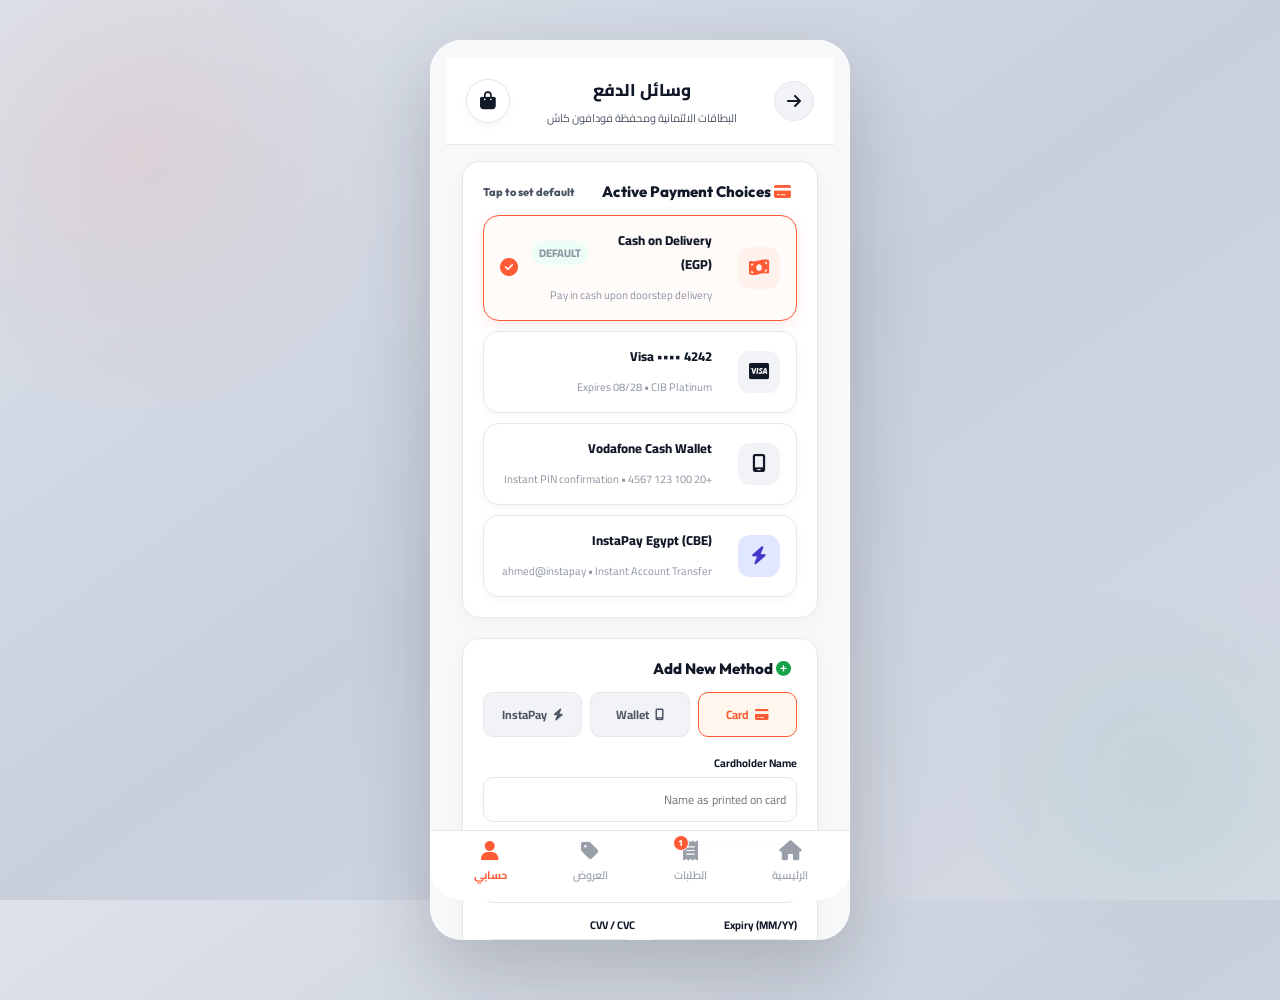
<file: payments.html>
<!DOCTYPE html>
<html lang="en">
<head>
  <meta charset="UTF-8" />
  <meta name="viewport" content="width=device-width, initial-scale=1.0" />
  <title>Payment Methods & Wallets - Gourmet Bites (EGP)</title>

  <!-- Modern Google Fonts -->
  <link rel="preconnect" href="https://fonts.googleapis.com">
  <link rel="preconnect" href="https://fonts.gstatic.com" crossorigin>
  <link href="https://fonts.googleapis.com/css2?family=Inter:wght@400;500;600;700;800&family=Outfit:wght@500;600;700;800;900&display=swap" rel="stylesheet">

  <link rel="stylesheet" href="style.css" />

  <!-- FontAwesome Icons -->
  <link
    rel="stylesheet"
    href="https://cdnjs.cloudflare.com/ajax/libs/font-awesome/6.5.2/css/all.min.css"
  />
</head>

<body>

  <main class="app profile-app">

    <!-- Subpage Top Bar -->
    <header class="subpage-top-bar">
      <a href="profile.html" class="subpage-back-btn" aria-label="Back to Account Hub">
        <i class="fa-solid fa-arrow-left"></i>
      </a>
      <div class="subpage-title-box">
        <h1>Payment Methods</h1>
        <p>Cards, Wallets & Cash (EGP)</p>
      </div>
      <button class="icon-circle-btn open-cart-btn" aria-label="Shopping Cart">
        <i class="fa-solid fa-bag-shopping"></i>
        <span class="cart-badge" style="display:none;">0</span>
      </button>
    </header>

    <div class="subpage-container">

      <!-- 1. Saved Methods List -->
      <section class="subpage-card">
        <div class="subpage-card-title">
          <span><i class="fa-solid fa-credit-card" style="color: var(--primary); margin-right: 6px;"></i> Active Payment Choices</span>
          <span style="font-size: 11px; color: var(--text-secondary);">Tap to set default</span>
        </div>

        <div class="payment-methods-list" id="paymentsListContainer">
          <!-- COD -->
          <div class="payment-card active" onclick="setSubpagePayment(this, 'Cash on Delivery (EGP)')">
            <div class="pay-icon"><i class="fa-solid fa-money-bill-wave"></i></div>
            <div class="pay-info">
              <div style="display: flex; align-items: center; gap: 6px;">
                <strong>Cash on Delivery (EGP)</strong>
                <span class="default-chip">Default</span>
              </div>
              <span>Pay in cash upon doorstep delivery</span>
            </div>
            <i class="fa-solid fa-circle-check check-mark"></i>
          </div>

          <!-- Visa Card -->
          <div class="payment-card" onclick="setSubpagePayment(this, 'Visa •••• 4242')">
            <div class="pay-icon"><i class="fa-brands fa-cc-visa"></i></div>
            <div class="pay-info">
              <strong>Visa •••• 4242</strong>
              <span>Expires 08/28 • CIB Platinum</span>
            </div>
          </div>

          <!-- Vodafone Cash -->
          <div class="payment-card" onclick="setSubpagePayment(this, 'Vodafone Cash Wallet')">
            <div class="pay-icon"><i class="fa-solid fa-mobile-screen"></i></div>
            <div class="pay-info">
              <strong>Vodafone Cash Wallet</strong>
              <span>+20 100 123 4567 • Instant PIN confirmation</span>
            </div>
          </div>

          <!-- InstaPay Egypt -->
          <div class="payment-card" onclick="setSubpagePayment(this, 'InstaPay Egypt')">
            <div class="pay-icon" style="background: #e0e7ff; color: #4338ca;"><i class="fa-solid fa-bolt"></i></div>
            <div class="pay-info">
              <strong>InstaPay Egypt (CBE)</strong>
              <span>ahmed@instapay • Instant Account Transfer</span>
            </div>
          </div>
        </div>
      </section>

      <!-- 2. Add New Payment Method Form -->
      <section class="subpage-card">
        <div class="subpage-card-title">
          <span><i class="fa-solid fa-plus-circle" style="color: #16a34a; margin-right: 6px;"></i> Add New Method</span>
        </div>

        <!-- Method Type Selector -->
        <div style="display: grid; grid-template-columns: repeat(3, 1fr); gap: 8px; margin-bottom: 16px;">
          <button type="button" class="btn-label-tag active" id="btnTypeCard" onclick="switchPayFormTab('card', this)">
            <i class="fa-solid fa-credit-card"></i> Card
          </button>
          <button type="button" class="btn-label-tag" id="btnTypeWallet" onclick="switchPayFormTab('wallet', this)">
            <i class="fa-solid fa-mobile-screen"></i> Wallet
          </button>
          <button type="button" class="btn-label-tag" id="btnTypeInstapay" onclick="switchPayFormTab('instapay', this)">
            <i class="fa-solid fa-bolt"></i> InstaPay
          </button>
        </div>

        <form id="addPaymentForm" onsubmit="event.preventDefault(); handleAddNewPayment();">
          <!-- Card Fields -->
          <div id="cardFields">
            <div class="form-group">
              <label>Cardholder Name</label>
              <input type="text" id="payCardName" placeholder="Name as printed on card" />
            </div>
            <div class="form-group">
              <label>16-Digit Card Number</label>
              <input type="text" id="payCardNum" placeholder="4000 1234 5678 9010" maxlength="19" />
            </div>
            <div class="form-row">
              <div class="form-group">
                <label>Expiry (MM/YY)</label>
                <input type="text" id="payCardExp" placeholder="12/28" maxlength="5" />
              </div>
              <div class="form-group">
                <label>CVV / CVC</label>
                <input type="password" id="payCardCvv" placeholder="123" maxlength="4" />
              </div>
            </div>
          </div>

          <!-- Wallet Fields (Hidden by default) -->
          <div id="walletFields" style="display: none;">
            <div class="form-group">
              <label>Mobile Wallet Provider</label>
              <select id="payWalletProvider" style="width: 100%; border: 1px solid var(--border); border-radius: 10px; padding: 12px; font-size: 13px; outline: none; background: #ffffff;">
                <option value="Vodafone Cash">Vodafone Cash (فودافون كاش)</option>
                <option value="Orange Money">Orange Cash (أورنچ كاش)</option>
                <option value="Etisalat Cash">Etisalat Cash (اتصالات كاش)</option>
                <option value="WE Pay">WE Pay (وي باي)</option>
              </select>
            </div>
            <div class="form-group">
              <label>Registered Mobile Number</label>
              <input type="tel" id="payWalletPhone" placeholder="010 1234 5678" />
            </div>
          </div>

          <!-- InstaPay Fields (Hidden by default) -->
          <div id="instapayFields" style="display: none;">
            <div class="form-group">
              <label>InstaPay Address (IPA)</label>
              <input type="text" id="payInstaIpa" placeholder="username@instapay" />
            </div>
            <p style="font-size: 11px; color: var(--text-secondary); margin: 0 0 14px;">
              InstaPay payments are confirmed instantly through Egypt's National Payment Scheme.
            </p>
          </div>

          <button type="submit" class="btn-primary" style="width: 100%; padding: 14px; margin-top: 6px;">
            <i class="fa-solid fa-lock"></i> Save Payment Method Securely
          </button>
        </form>
      </section>

      <!-- 3. Security Assurance Badge -->
      <section class="subpage-card" style="background: #f8fafc; border: 1px solid #e2e8f0; text-align: center; padding: 18px;">
        <div style="font-size: 26px; color: #059669; margin-bottom: 6px;">
          <i class="fa-solid fa-shield-halved"></i>
        </div>
        <strong style="font-size: 13px; display: block; color: #0f172a; margin-bottom: 4px;">
          PCI-DSS Level 1 & Central Bank of Egypt (CBE) Certified
        </strong>
        <p style="font-size: 11px; color: #64748b; margin: 0; line-height: 1.5;">
          All sensitive transactions are encrypted with 256-bit TLS security. We never store full card CVVs on our servers.
        </p>
      </section>

    </div>

    <!-- Bottom Navigation Bar (Home | Orders | Deals | Profile) -->
    <nav class="bottom-nav">
      <a href="index.html" class="nav-item">
        <i class="fa-solid fa-house"></i>
        <span>Home</span>
      </a>

      <a href="orders.html" class="nav-item">
        <div class="nav-icon-container">
          <i class="fa-solid fa-receipt"></i>
          <span class="nav-badge">1</span>
        </div>
        <span>Orders</span>
      </a>

      <a href="deals.html" class="nav-item">
        <div class="nav-icon-container">
          <i class="fa-solid fa-tag"></i>
        </div>
        <span>Deals</span>
      </a>

      <a href="profile.html" class="nav-item active">
        <i class="fa-solid fa-user"></i>
        <span>Profile</span>
      </a>
    </nav>

  </main>

  <style>
    .btn-label-tag {
      padding: 10px 8px;
      border: 1px solid var(--border);
      background: var(--surface-alt);
      color: var(--text-secondary);
      border-radius: 10px;
      font-size: 12px;
      font-weight: 700;
      cursor: pointer;
      display: flex;
      align-items: center;
      justify-content: center;
      gap: 6px;
      transition: all 0.2s ease;
    }
    .btn-label-tag.active {
      background: #fff7ed;
      border-color: var(--primary);
      color: var(--primary);
    }
  </style>

  <!-- Central App-State Logic -->
  <script src="app-state.js"></script>

  <script>
    let activePayType = 'card';

    function switchPayFormTab(type, btn) {
      document.querySelectorAll('.btn-label-tag').forEach(b => b.classList.remove('active'));
      btn.classList.add('active');
      activePayType = type;

      document.getElementById('cardFields').style.display = (type === 'card') ? 'block' : 'none';
      document.getElementById('walletFields').style.display = (type === 'wallet') ? 'block' : 'none';
      document.getElementById('instapayFields').style.display = (type === 'instapay') ? 'block' : 'none';
    }

    function setSubpagePayment(cardEl, title) {
      document.querySelectorAll('#paymentsListContainer .payment-card').forEach(c => {
        c.classList.remove('active');
        const cm = c.querySelector('.check-mark');
        if (cm) cm.remove();
        const chip = c.querySelector('.default-chip');
        if (chip) chip.remove();
      });

      cardEl.classList.add('active');

      const check = document.createElement('i');
      check.className = 'fa-solid fa-circle-check check-mark';
      cardEl.appendChild(check);

      const titleDiv = cardEl.querySelector('.pay-info > div') || cardEl.querySelector('.pay-info strong');
      if (titleDiv) {
        const chip = document.createElement('span');
        chip.className = 'default-chip';
        chip.textContent = 'Default';
        chip.style.marginLeft = '6px';
        titleDiv.appendChild(chip);
      }

      showToast(`Default payment set to: ${title} 💳`);
    }

    function handleAddNewPayment() {
      const container = document.getElementById('paymentsListContainer');
      let title = '';
      let desc = '';
      let iconHtml = '<i class="fa-solid fa-credit-card"></i>';

      if (activePayType === 'card') {
        const num = document.getElementById('payCardNum').value.trim() || '4532 9988 7766 1122';
        const last4 = num.slice(-4) || '1122';
        title = `Visa •••• ${last4}`;
        desc = `Expires ${document.getElementById('payCardExp').value.trim() || '10/29'} • Cardholder Saved`;
        iconHtml = '<i class="fa-brands fa-cc-visa"></i>';
      } else if (activePayType === 'wallet') {
        const provider = document.getElementById('payWalletProvider').value;
        const phone = document.getElementById('payWalletPhone').value.trim() || '010 1234 5678';
        title = provider;
        desc = `+20 ${phone} • Mobile Wallet`;
        iconHtml = '<i class="fa-solid fa-mobile-screen"></i>';
      } else {
        const ipa = document.getElementById('payInstaIpa').value.trim() || 'user@instapay';
        title = 'InstaPay Egypt';
        desc = `${ipa} • Instant Bank Transfer`;
        iconHtml = '<i class="fa-solid fa-bolt"></i>';
      }

      const newCard = document.createElement('div');
      newCard.className = 'payment-card';
      newCard.onclick = function() { setSubpagePayment(this, title); };
      newCard.innerHTML = `
        <div class="pay-icon">${iconHtml}</div>
        <div class="pay-info">
          <div style="display:flex; align-items:center; gap:6px;">
            <strong>${title}</strong>
          </div>
          <span>${desc}</span>
        </div>
      `;

      container.appendChild(newCard);
      setSubpagePayment(newCard, title);
      showToast(`Payment method "${title}" saved! 💳`);

      // Reset fields
      document.getElementById('payCardNum').value = '';
      document.getElementById('payCardName').value = '';
      document.getElementById('payCardExp').value = '';
      document.getElementById('payCardCvv').value = '';
      document.getElementById('payWalletPhone').value = '';
      document.getElementById('payInstaIpa').value = '';
    }
  </script>

</body>
</html>
</file>
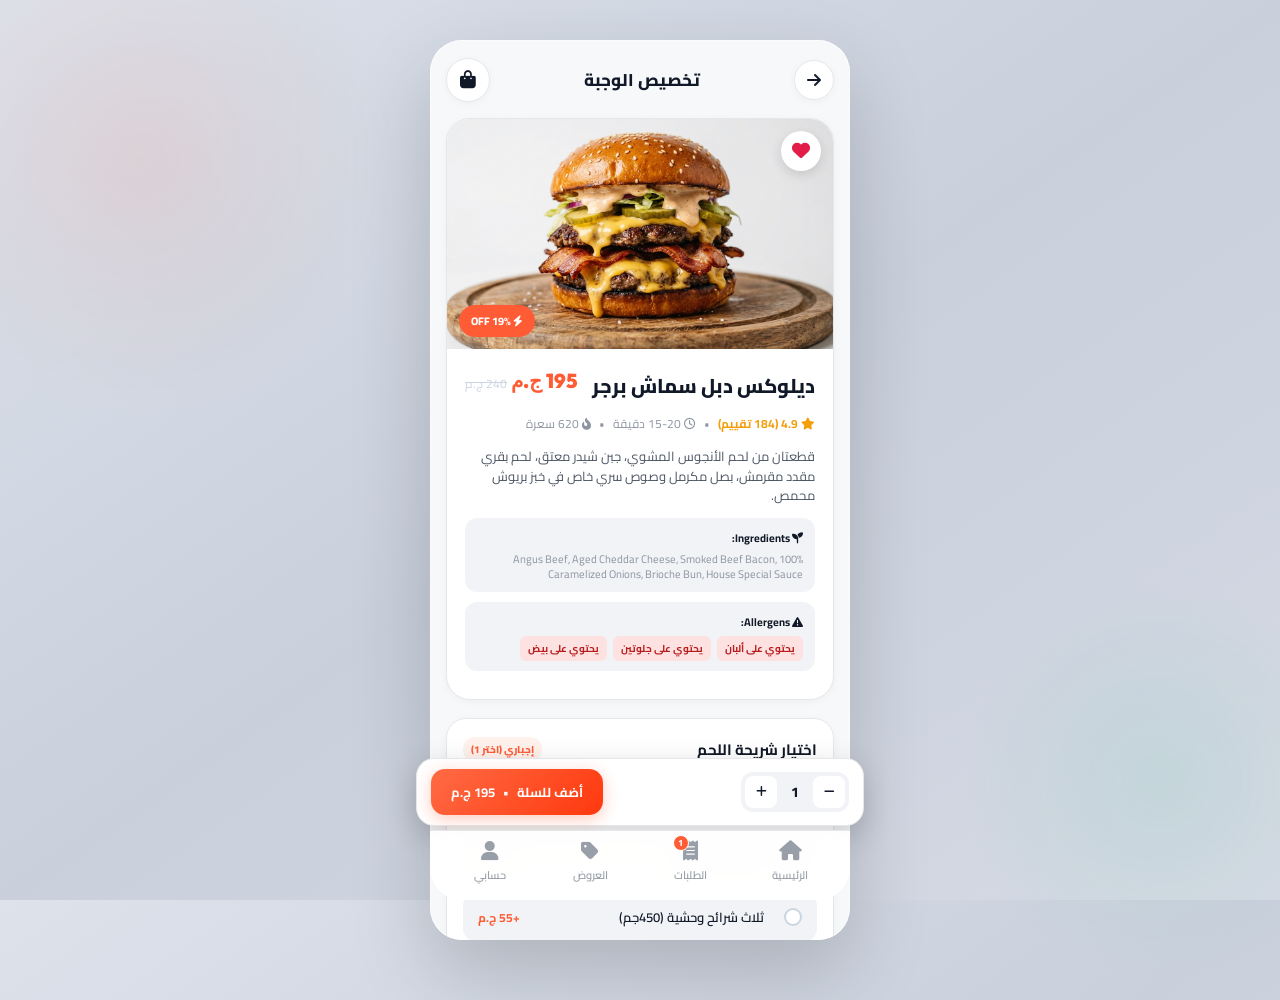
<file: product-detail.html>
<!DOCTYPE html>
<html lang="en">
<head>
  <meta charset="UTF-8" />
  <meta name="viewport" content="width=device-width, initial-scale=1.0" />
  <title>Customize Item - Gourmet Bites</title>

  <!-- Modern Google Fonts -->
  <link rel="preconnect" href="https://fonts.googleapis.com">
  <link rel="preconnect" href="https://fonts.gstatic.com" crossorigin>
  <link href="https://fonts.googleapis.com/css2?family=Inter:wght@400;500;600;700;800&family=Outfit:wght@500;600;700;800;900&display=swap" rel="stylesheet">

  <link rel="stylesheet" href="style.css" />

  <!-- FontAwesome Icons -->
  <link
    rel="stylesheet"
    href="https://cdnjs.cloudflare.com/ajax/libs/font-awesome/6.5.2/css/all.min.css"
  />
</head>

<body>

  <main class="app product-detail-app">

    <!-- Top Navigation Header -->
    <header class="detail-header">
      <button class="back-circle-btn" onclick="window.history.length > 1 ? window.history.back() : window.location.href='index.html'" aria-label="Go Back">
        <i class="fa-solid fa-arrow-left"></i>
      </button>

      <h1 class="detail-page-title" id="pageHeaderTitle">Customize Order</h1>

      <div class="header-actions">
        <button class="icon-circle-btn open-cart-btn" aria-label="Shopping Cart">
          <i class="fa-solid fa-bag-shopping"></i>
          <span class="cart-badge" style="display:none;">0</span>
        </button>
      </div>
    </header>

    <!-- Product Hero Image & Quick Info -->
    <section class="detail-hero">
      <div class="detail-img-container">
        <img id="productImage" src="images/burger.jpg" alt="Dish visual" />
        <span class="detail-badge" id="productBadge"><i class="fa-solid fa-fire"></i> Best Seller</span>
        <button class="hero-fav-btn" id="heroFavBtn" aria-label="Save to favorites">
          <i class="fa-regular fa-heart"></i>
        </button>
      </div>

      <div class="detail-intro">
        <div class="intro-headline">
          <h2 id="productTitle">Deluxe Double Smash Burger</h2>
          <div class="price-display">
            <span class="current-price" id="displayUnitPrice">195 EGP</span>
            <span class="original-price-strike" id="displayOriginalPrice">240 EGP</span>
          </div>
        </div>

        <div class="intro-meta">
          <span class="rating">
            <i class="fa-solid fa-star"></i> <strong id="productRating">4.9</strong>
            <span class="reviews" id="productReviews">(184 reviews)</span>
          </span>
          <span class="meta-dot">•</span>
          <span class="prep-time">
            <i class="fa-regular fa-clock"></i> <span id="productPrepTime">15-20 min</span>
          </span>
          <span class="meta-dot">•</span>
          <span class="calories">
            <i class="fa-solid fa-fire-flame-curved"></i> <span id="productCalories">620 kcal</span>
          </span>
        </div>

        <p class="intro-desc" id="productDesc">
          Two seared angus smash patties, melted aged cheddar, crispy smoked beef bacon, caramelized onions, and house secret sauce on a toasted brioche bun.
        </p>

        <!-- Ingredients List -->
        <div class="ingredients-box" id="ingredientsBox">
          <span class="box-label"><i class="fa-solid fa-seedling"></i> Ingredients:</span>
          <p id="ingredientsList">100% Angus Beef, Aged Cheddar, Smoked Bacon, Brioche Bun</p>
        </div>

        <!-- Allergens Badges -->
        <div class="allergens-box" id="allergensBox">
          <span class="box-label"><i class="fa-solid fa-triangle-exclamation"></i> Allergens:</span>
          <div class="allergens-list" id="allergensList">
            <span class="allergen-pill">Contains Dairy 🥛</span>
            <span class="allergen-pill">Contains Gluten 🌾</span>
          </div>
        </div>
      </div>
    </section>

    <!-- Customization Form Sections -->
    <form class="customization-form" id="customizationForm" onsubmit="event.preventDefault();">
      <!-- Options injected by JS based on product specs -->
      <div id="optionsContainer"></div>

      <!-- Special Instructions with Quick Presets & Enhanced Card Style -->
      <div class="spec-section instructions-section">
        <div class="spec-section-header">
          <div>
            <h3>Special Instructions ✍️</h3>
            <p>Allergies, ingredient exclusions or preparation notes</p>
          </div>
          <span class="optional-tag">Optional</span>
        </div>

        <!-- Quick 1-tap instruction preset chips -->
        <div class="instruction-presets" id="instructionPresets">
          <button type="button" class="instruction-chip" onclick="toggleInstructionPreset(this, 'No Onions')">
            <span>🧅</span> No Onions
          </button>
          <button type="button" class="instruction-chip" onclick="toggleInstructionPreset(this, 'Sauce on the Side')">
            <span>🥫</span> Sauce on Side
          </button>
          <button type="button" class="instruction-chip" onclick="toggleInstructionPreset(this, 'Extra Spicy')">
            <span>🌶️</span> Extra Spicy
          </button>
          <button type="button" class="instruction-chip" onclick="toggleInstructionPreset(this, 'Extra Crispy')">
            <span>🍟</span> Extra Crispy
          </button>
          <button type="button" class="instruction-chip" onclick="toggleInstructionPreset(this, 'Include Cutlery & Napkins')">
            <span>🥢</span> Extra Cutlery
          </button>
          <button type="button" class="instruction-chip" onclick="toggleInstructionPreset(this, 'Well Done')">
            <span>🔥</span> Well Done
          </button>
        </div>

        <div class="instructions-card-box">
          <textarea 
            class="spec-notes-input" 
            id="orderNotes" 
            placeholder="E.g., No onions, sauce on the side, extra toasted bun, dressing separately..."
            rows="3"
            maxlength="150"
            oninput="updateCharCount(this)"
          ></textarea>
          <div class="instructions-footer">
            <span class="instructions-hint"><i class="fa-solid fa-kitchen-set"></i> Sent directly to the kitchen chef</span>
            <span class="char-counter"><strong id="charCount">0</strong> / 150</span>
          </div>
        </div>
      </div>

      <!-- Frequently Bought Together Section -->
      <div class="frequently-bought-section" id="freqBoughtSection">
        <div class="spec-section-header">
          <div>
            <h3>Frequently Bought Together 🥤</h3>
            <p>Complete your delicious meal in 1 tap</p>
          </div>
        </div>
        <div class="freq-items-grid" id="freqItemsGrid"></div>
      </div>
    </form>

    <!-- Sticky Bottom Add-to-Cart Action Bar -->
    <div class="detail-sticky-bar">
      <div class="quantity-controller">
        <button class="qty-control-btn" id="qtyMinus" aria-label="Decrease quantity">
          <i class="fa-solid fa-minus"></i>
        </button>
        <span class="qty-display" id="qtyDisplay">1</span>
        <button class="qty-control-btn" id="qtyPlus" aria-label="Increase quantity">
          <i class="fa-solid fa-plus"></i>
        </button>
      </div>

      <button class="detail-add-btn" id="addToCartBtn">
        <span>Add to Cart</span>
        <span class="btn-divider">•</span>
        <strong id="btnTotalPrice">195 EGP</strong>
      </button>
    </div>

    <!-- Bottom Navigation Bar (Home | Orders | Deals | Profile) -->
    <nav class="bottom-nav">
      <a href="index.html" class="nav-item">
        <i class="fa-solid fa-house"></i>
        <span>Home</span>
      </a>

      <a href="orders.html" class="nav-item">
        <div class="nav-icon-container">
          <i class="fa-solid fa-receipt"></i>
          <span class="nav-badge">1</span>
        </div>
        <span>Orders</span>
      </a>

      <a href="deals.html" class="nav-item">
        <div class="nav-icon-container">
          <i class="fa-solid fa-tag"></i>
        </div>
        <span>Deals</span>
      </a>

      <a href="profile.html" class="nav-item">
        <i class="fa-solid fa-user"></i>
        <span>Profile</span>
      </a>
    </nav>

  </main>

  <!-- Central App-State Logic -->
  <script src="app-state.js"></script>

  <script>
    let currentItem = null;
    let currentQuantity = 1;

    document.addEventListener('DOMContentLoaded', () => {
      const urlParams = new URLSearchParams(window.location.search);
      const pid = urlParams.get('id') || urlParams.get('deal') || 'burger-deluxe';
      currentItem = AppState.catalog[pid] || AppState.catalog['burger-deluxe'];

      // Track recently viewed
      AppState.trackRecentlyViewed(currentItem.id);

      renderProductDetails();
      initFavoriteButton();
      initQuantityControls();
      initAddToCart();
    });

    function renderProductDetails() {
      const isAr = AppState.getLanguage() === 'ar';
      document.getElementById('productImage').src = currentItem.image;
      document.getElementById('productTitle').textContent = isAr ? (currentItem.nameAr || currentItem.name) : currentItem.name;
      document.getElementById('productDesc').textContent = isAr ? (currentItem.descriptionAr || currentItem.description) : currentItem.description;
      document.getElementById('productRating').textContent = currentItem.rating;
      document.getElementById('productReviews').textContent = `(${currentItem.reviews} ${isAr ? 'تقييم' : 'reviews'})`;
      document.getElementById('productPrepTime').textContent = isAr ? currentItem.prepTime.replace('min', 'دقيقة') : currentItem.prepTime;
      document.getElementById('productCalories').textContent = isAr ? currentItem.calories.replace('kcal', 'سعرة') : currentItem.calories;

      const pageTitleEl = document.getElementById('pageHeaderTitle');
      if (pageTitleEl) pageTitleEl.textContent = isAr ? 'تخصيص الوجبة' : 'Customize Order';

      const addBtnText = document.querySelector('#addToCartBtn span:first-child');
      if (addBtnText) addBtnText.textContent = isAr ? 'أضف للسلة' : 'Add to Cart';

      const instructionsTitle = document.querySelector('.instructions-label');
      if (instructionsTitle) instructionsTitle.innerHTML = `<i class="fa-solid fa-pen-to-square"></i> ${isAr ? 'تعليمات خاصة للمطبخ' : 'Special Cooking Instructions'}`;

      const instructionsInput = document.getElementById('specialInstructions');
      if (instructionsInput) {
        instructionsInput.placeholder = isAr 
          ? 'مثال: بدون مخلل، صوص إضافي جانبي، مناديل إضافية...' 
          : 'E.g., No pickles, extra napkins, dressing on the side...';
      }

      if (isAr) {
        const chips = document.querySelectorAll('.instruction-chip');
        if (chips.length >= 4) {
          chips[0].textContent = 'بدون بصل';
          chips[1].textContent = 'مناديل إضافية';
          chips[2].textContent = 'الصوص على جنب';
          chips[3].textContent = 'أدوات طعام';
        }
      }

      if (currentItem.discountPercent) {
        document.getElementById('productBadge').innerHTML = `<i class="fa-solid fa-bolt"></i> ${currentItem.discountPercent}% OFF`;
        document.getElementById('displayOriginalPrice').style.display = 'inline';
        document.getElementById('displayOriginalPrice').textContent = AppState.formatEGP(currentItem.originalPrice);
      } else {
        document.getElementById('displayOriginalPrice').style.display = 'none';
      }

      // Ingredients & Allergens
      if (currentItem.ingredients && currentItem.ingredients.length) {
        document.getElementById('ingredientsList').textContent = currentItem.ingredients.join(', ');
        document.getElementById('ingredientsBox').style.display = 'block';
      } else {
        document.getElementById('ingredientsBox').style.display = 'none';
      }

      const allergensContainer = document.getElementById('allergensList');
      if (currentItem.allergens && currentItem.allergens.length) {
        const allergenMap = {
          'Dairy': 'ألبان',
          'Gluten': 'جلوتين',
          'Eggs': 'بيض',
          'Nuts': 'مكسرات',
          'Soy': 'صويا'
        };
        allergensContainer.innerHTML = currentItem.allergens.map(a => `<span class="allergen-pill">${isAr ? 'يحتوي على ' + (allergenMap[a] || a) : 'Contains ' + a}</span>`).join('');
        document.getElementById('allergensBox').style.display = 'block';
      } else {
        document.getElementById('allergensBox').style.display = 'none';
      }

      // Render Dynamic Specification Controls (Radios & Checkboxes)
      const container = document.getElementById('optionsContainer');
      container.innerHTML = '';

      if (currentItem.specs) {
        Object.entries(currentItem.specs).forEach(([groupKey, group]) => {
          const section = document.createElement('div');
          section.className = 'spec-section';

          const isRadio = (group.type === 'radio');
          const badgeClass = group.required ? 'required-tag' : 'optional-tag';
          const badgeText = group.required 
            ? (isAr ? 'إجباري (اختر 1)' : 'Required (Choose 1)') 
            : (group.maxSelect ? (isAr ? `اختياري (حتى ${group.maxSelect})` : `Optional (Up to ${group.maxSelect})`) : (isAr ? 'اختياري' : 'Optional'));
          const groupTitle = isAr ? (group.titleAr || group.title) : group.title;

          section.innerHTML = `
            <div class="spec-section-header">
              <div>
                <h3>${groupTitle}</h3>
              </div>
              <span class="${badgeClass}">${badgeText}</span>
            </div>
            <div class="spec-options-grid">
              ${group.options.map((opt, i) => {
                const inputName = `spec_${groupKey}`;
                const isChecked = opt.default ? 'checked' : '';
                const optName = isAr ? (opt.nameAr || opt.name) : opt.name;
                const deltaLabel = opt.delta > 0 
                  ? `+${AppState.formatEGP(opt.delta)}` 
                  : (opt.delta < 0 ? `-${AppState.formatEGP(Math.abs(opt.delta))}` : (isAr ? 'مشمول' : 'Included'));

                return `
                  <label class="spec-option-card">
                    <input 
                      type="${isRadio ? 'radio' : 'checkbox'}" 
                      name="${inputName}" 
                      value="${opt.name}" 
                      data-group="${groupKey}"
                      data-delta="${opt.delta}"
                      data-max="${group.maxSelect || 99}"
                      ${isChecked}
                      onchange="handleOptionChange(this)"
                    />
                    <div class="option-pill-content">
                      <div class="option-left">
                        <span class="custom-control-indicator ${isRadio ? 'radio-circle' : 'check-square'}"></span>
                        <span class="option-name">${optName}</span>
                      </div>
                      <span class="option-delta ${opt.delta > 0 ? 'plus' : ''}">${deltaLabel}</span>
                    </div>
                  </label>
                `;
              }).join('')}
            </div>
          `;
          container.appendChild(section);
        });
      }

      // Frequently bought together items
      renderFrequentlyBought();

      recalculatePrice();
    }

    function handleOptionChange(input) {
      // Enforce max selections for checkboxes
      if (input.type === 'checkbox') {
        const group = input.getAttribute('data-group');
        const max = parseInt(input.getAttribute('data-max') || '99', 10);
        const checkedBoxes = document.querySelectorAll(`input[data-group="${group}"]:checked`);
        if (checkedBoxes.length > max) {
          input.checked = false;
          showToast(`You can select up to ${max} options.`);
          return;
        }
      }
      recalculatePrice();
    }

    function recalculatePrice() {
      let unitPrice = currentItem.basePrice;
      const selectedOpts = {};

      document.querySelectorAll('#optionsContainer input:checked').forEach(inp => {
        const delta = parseFloat(inp.getAttribute('data-delta') || 0);
        const group = inp.getAttribute('data-group');
        unitPrice += delta;

        if (inp.type === 'radio') {
          selectedOpts[group] = inp.value;
        } else {
          if (!selectedOpts[group]) selectedOpts[group] = [];
          selectedOpts[group].push(inp.value);
        }
      });

      const total = unitPrice * currentQuantity;

      document.getElementById('displayUnitPrice').textContent = AppState.formatEGP(unitPrice);
      document.getElementById('btnTotalPrice').textContent = AppState.formatEGP(total);

      return { unitPrice, total, selectedOpts };
    }

    function renderFrequentlyBought() {
      const container = document.getElementById('freqItemsGrid');
      if (!container) return;

      const isAr = AppState.getLanguage() === 'ar';

      // Pool of eligible candidates (all standard catalog items excluding current item and deals)
      const allDishes = Object.values(AppState.catalog).filter(
        item => item.id !== currentItem.id && item.type !== 'deal'
      );

      // Start with specified frequentlyBoughtWith if any
      const pairedIds = [...(currentItem.frequentlyBoughtWith || [])];

      // Eligible items not already in pairedIds
      const remainingCandidates = allDishes.filter(item => !pairedIds.includes(item.id));

      // Always pick at least 1 random product
      let randomProduct = null;
      if (remainingCandidates.length > 0) {
        const randomIndex = Math.floor(Math.random() * remainingCandidates.length);
        randomProduct = remainingCandidates[randomIndex];
      }

      // Build the final items array
      const displayItems = [];

      // Add paired items
      pairedIds.forEach(id => {
        const item = AppState.catalog[id];
        if (item) displayItems.push({ item, isRandom: false });
      });

      // Insert the random product
      if (randomProduct) {
        displayItems.push({ item: randomProduct, isRandom: true });
      }

      // If still fewer than 3 items, fill up with more random recommendations
      const usedIds = new Set(displayItems.map(d => d.item.id));
      const pool = allDishes.filter(d => !usedIds.has(d.id));
      while (displayItems.length < 3 && pool.length > 0) {
        const rIdx = Math.floor(Math.random() * pool.length);
        displayItems.push({ item: pool.splice(rIdx, 1)[0], isRandom: true });
      }

      container.innerHTML = displayItems.map(({ item, isRandom }) => {
        const itemName = isAr ? (item.nameAr || item.name) : item.name;
        const badgeLabel = isRandom 
          ? (isAr ? '✨ اختيار عشوائي' : '✨ Random Pick') 
          : (isAr ? 'مزيج شائع' : 'Popular Pair');

        return `
          <div class="freq-item-card ${isRandom ? 'is-random' : ''}">
            <div class="freq-img-wrap">
              <img src="${item.image}" alt="${itemName}" />
              <span class="freq-badge ${isRandom ? 'random-pick' : 'popular-pair'}">
                ${badgeLabel}
              </span>
            </div>
            <div class="freq-meta">
              <strong title="${itemName}">${itemName}</strong>
              <div class="freq-price-row">
                <span class="freq-price">${AppState.formatEGP(item.basePrice)}</span>
                <span class="freq-cal">${item.calories || ''}</span>
              </div>
            </div>
            <button class="freq-add-btn" onclick="quickAddFreqItem('${item.id}', this)" title="Add ${itemName} to order">
              <i class="fa-solid fa-plus"></i> <span>${isAr ? 'إضافة' : 'Add'}</span>
            </button>
          </div>
        `;
      }).join('');
    }

    function quickAddFreqItem(id, btn) {
      const item = AppState.catalog[id];
      if (!item) return;
      AppState.addToCart({
        id: item.id,
        name: item.name,
        nameAr: item.nameAr,
        image: item.image,
        unitPrice: item.basePrice,
        selectedOptions: {},
        quantity: 1
      });
      btn.innerHTML = `<i class="fa-solid fa-check"></i>`;
      setTimeout(() => btn.innerHTML = `<i class="fa-solid fa-plus"></i>`, 1200);
    }

    function initQuantityControls() {
      document.getElementById('qtyMinus').addEventListener('click', () => {
        if (currentQuantity > 1) {
          currentQuantity--;
          document.getElementById('qtyDisplay').textContent = currentQuantity;
          recalculatePrice();
        }
      });

      document.getElementById('qtyPlus').addEventListener('click', () => {
        currentQuantity++;
        document.getElementById('qtyDisplay').textContent = currentQuantity;
        recalculatePrice();
      });
    }

    function initFavoriteButton() {
      const favBtn = document.getElementById('heroFavBtn');
      const isFav = AppState.isFavorite(currentItem.id);
      favBtn.classList.toggle('favorited', isFav);
      favBtn.querySelector('i').className = isFav ? 'fa-solid fa-heart' : 'fa-regular fa-heart';

      favBtn.addEventListener('click', () => {
        const nowFav = AppState.toggleFavorite(currentItem.id);
        favBtn.classList.toggle('favorited', nowFav);
        favBtn.querySelector('i').className = nowFav ? 'fa-solid fa-heart' : 'fa-regular fa-heart';
      });
    }

    function initAddToCart() {
      document.getElementById('addToCartBtn').addEventListener('click', () => {
        // Validate Required Options
        let hasError = false;
        let missingGroupTitle = '';

        if (currentItem.specs) {
          Object.entries(currentItem.specs).forEach(([k, group]) => {
            if (group.required) {
              const checked = document.querySelector(`input[name="spec_${k}"]:checked`);
              if (!checked) {
                hasError = true;
                missingGroupTitle = group.title;
              }
            }
          });
        }

        if (hasError) {
          showToast(`Please make a selection for "${missingGroupTitle}" to continue! ⚠️`);
          return;
        }

        const { unitPrice, selectedOpts } = recalculatePrice();
        const notes = document.getElementById('orderNotes').value.trim();

        AppState.addToCart({
          id: currentItem.id,
          name: currentItem.name,
          nameAr: currentItem.nameAr,
          image: currentItem.image,
          unitPrice: unitPrice,
          selectedOptions: selectedOpts,
          notes: notes,
          quantity: currentQuantity
        });

        const btn = document.getElementById('addToCartBtn');
        const orig = btn.innerHTML;
        btn.classList.add('added');
        btn.innerHTML = `<i class="fa-solid fa-check"></i> Added ${currentQuantity} item(s)!`;

        setTimeout(() => {
          btn.classList.remove('added');
          btn.innerHTML = orig;
          AppState.openCartDrawer();
        }, 800);
      });
    }

    function updateCharCount(textarea) {
      const countEl = document.getElementById('charCount');
      if (countEl) {
        countEl.textContent = textarea.value.length;
        if (textarea.value.length >= 135) {
          countEl.parentElement.classList.add('near-limit');
        } else {
          countEl.parentElement.classList.remove('near-limit');
        }
      }
    }

    function toggleInstructionPreset(chip, text) {
      const textarea = document.getElementById('orderNotes');
      if (!textarea) return;

      const currentNotes = textarea.value.trim();
      const isActive = chip.classList.contains('active');

      if (isActive) {
        chip.classList.remove('active');
        const regex = new RegExp(`(^|,\\s*)${text}`, 'gi');
        textarea.value = currentNotes.replace(regex, '').replace(/^,\s*/, '').trim();
      } else {
        chip.classList.add('active');
        if (currentNotes.length > 0) {
          if (!currentNotes.toLowerCase().includes(text.toLowerCase())) {
            textarea.value = `${currentNotes}, ${text}`;
          }
        } else {
          textarea.value = text;
        }
      }

      updateCharCount(textarea);
    }
  </script>

</body>
</html>
</file>
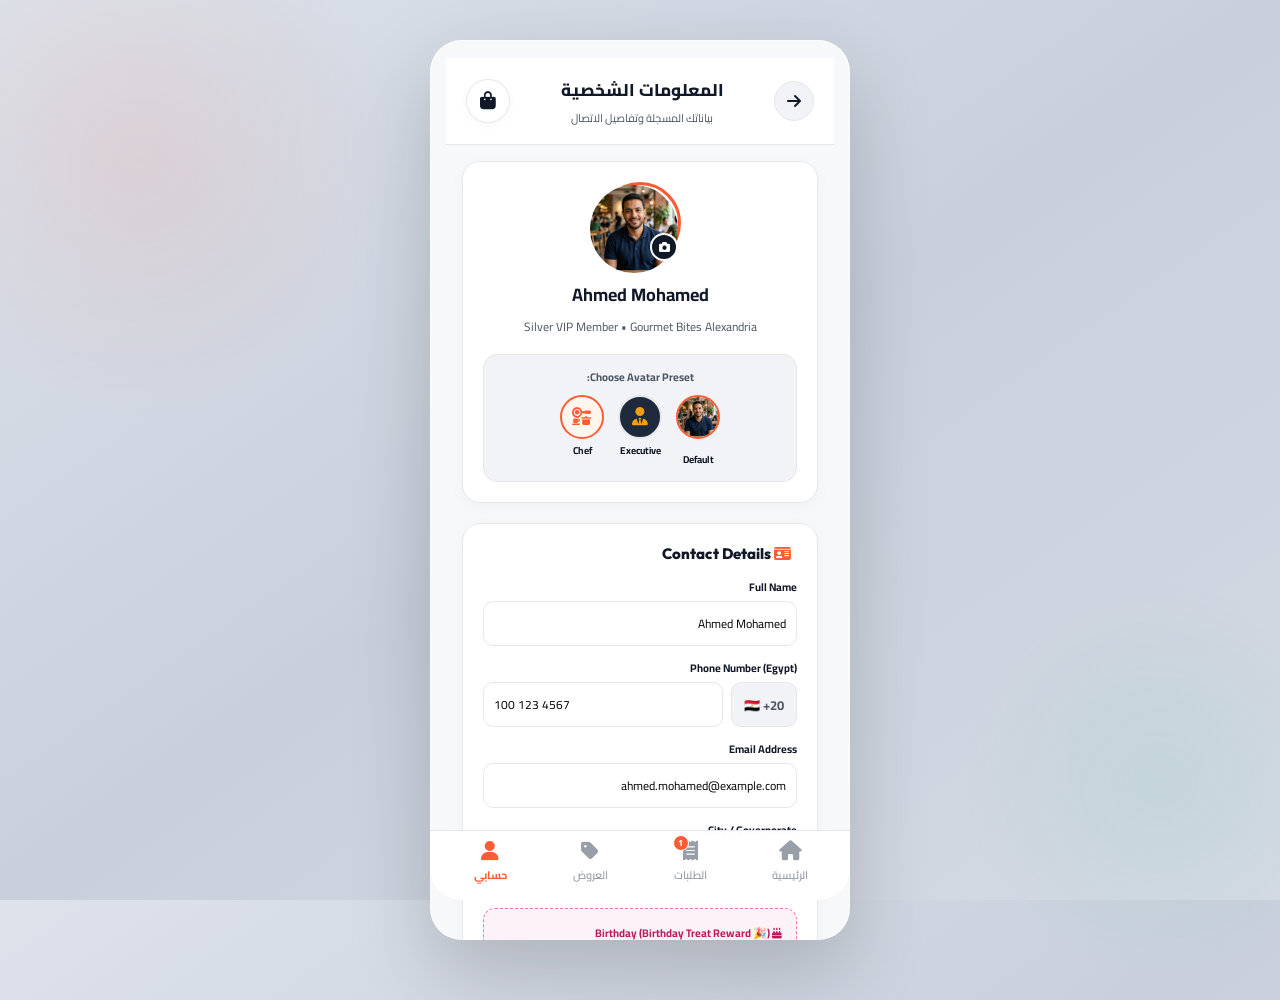
<file: profile-personal.html>
<!DOCTYPE html>
<html lang="en">
<head>
  <meta charset="UTF-8" />
  <meta name="viewport" content="width=device-width, initial-scale=1.0" />
  <title>Personal Information - Gourmet Bites (EGP)</title>

  <!-- Modern Google Fonts -->
  <link rel="preconnect" href="https://fonts.googleapis.com">
  <link rel="preconnect" href="https://fonts.gstatic.com" crossorigin>
  <link href="https://fonts.googleapis.com/css2?family=Inter:wght@400;500;600;700;800&family=Outfit:wght@500;600;700;800;900&display=swap" rel="stylesheet">

  <link rel="stylesheet" href="style.css" />

  <!-- FontAwesome Icons -->
  <link
    rel="stylesheet"
    href="https://cdnjs.cloudflare.com/ajax/libs/font-awesome/6.5.2/css/all.min.css"
  />
</head>

<body>

  <main class="app profile-app">

    <!-- Subpage Top Bar -->
    <header class="subpage-top-bar">
      <a href="profile.html" class="subpage-back-btn" aria-label="Back to Account Hub">
        <i class="fa-solid fa-arrow-left"></i>
      </a>
      <div class="subpage-title-box">
        <h1>Personal Information</h1>
        <p>Your identity & contact details</p>
      </div>
      <button class="icon-circle-btn open-cart-btn" aria-label="Shopping Cart">
        <i class="fa-solid fa-bag-shopping"></i>
        <span class="cart-badge" style="display:none;">0</span>
      </button>
    </header>

    <div class="subpage-container">

      <!-- 1. Profile Avatar Card -->
      <section class="subpage-card" style="text-align: center;">
        <div class="profile-avatar-wrapper" style="margin: 0 auto 14px;">
          <img src="images/user_avatar.jpg" alt="Ahmed Mohamed" id="personalAvatarImg" class="real-person-avatar" style="width: 88px; height: 88px;" />
          <div class="avatar-controls">
            <label for="avatarFileInput" class="change-photo-btn" title="Upload new photo" style="cursor: pointer;">
              <i class="fa-solid fa-camera"></i>
            </label>
            <input type="file" id="avatarFileInput" accept="image/*" style="display: none;" onchange="handlePersonalPhotoUpload(event)" />
          </div>
        </div>

        <h3 id="personalCardName" style="font-family: 'Outfit', sans-serif; font-size: 18px; margin: 0 0 4px;">Ahmed Mohamed</h3>
        <p style="font-size: 12px; color: var(--text-secondary); margin: 0 0 16px;">Silver VIP Member • Gourmet Bites Alexandria</p>

        <!-- Preset Avatars -->
        <div style="background: var(--surface-alt); border-radius: 14px; padding: 12px; border: 1px solid var(--border);">
          <span style="font-size: 11px; font-weight: 700; color: var(--text-secondary); display: block; margin-bottom: 8px;">Choose Avatar Preset:</span>
          <div style="display: flex; justify-content: center; gap: 14px;">
            <div onclick="selectPreset('images/user_avatar.jpg')" style="cursor: pointer; text-align: center;">
              <img src="images/user_avatar.jpg" style="width: 44px; height: 44px; border-radius: 50%; border: 2px solid var(--primary); object-fit: cover;" />
              <span style="font-size: 10px; font-weight: 700; display: block; margin-top: 2px;">Default</span>
            </div>
            <div onclick="selectPresetIcon('exec')" style="cursor: pointer; text-align: center;">
              <div style="width: 44px; height: 44px; border-radius: 50%; background: #1e293b; color: #f59e0b; display: flex; align-items: center; justify-content: center; font-size: 18px; border: 2px solid var(--border);">
                <i class="fa-solid fa-user-tie"></i>
              </div>
              <span style="font-size: 10px; font-weight: 700; display: block; margin-top: 2px;">Executive</span>
            </div>
            <div onclick="selectPresetIcon('chef')" style="cursor: pointer; text-align: center;">
              <div style="width: 44px; height: 44px; border-radius: 50%; background: #fff7ed; color: var(--primary); display: flex; align-items: center; justify-content: center; font-size: 18px; border: 2px solid var(--primary);">
                <i class="fa-solid fa-kitchen-set"></i>
              </div>
              <span style="font-size: 10px; font-weight: 700; display: block; margin-top: 2px;">Chef</span>
            </div>
          </div>
        </div>
      </section>

      <!-- 2. Personal Details Form -->
      <section class="subpage-card">
        <div class="subpage-card-title">
          <span><i class="fa-solid fa-id-card" style="color: var(--primary); margin-right: 6px;"></i> Contact Details</span>
        </div>

        <form id="personalInfoForm" onsubmit="event.preventDefault(); savePersonalDetails();">
          <div class="form-group">
            <label for="personalName">Full Name</label>
            <input type="text" id="personalName" value="Ahmed Mohamed" required />
          </div>

          <div class="form-group">
            <label for="personalPhone">Phone Number (Egypt)</label>
            <div style="display: flex; gap: 8px;">
              <span style="display: flex; align-items: center; padding: 0 12px; background: var(--surface-alt); border: 1px solid var(--border); border-radius: 10px; font-size: 13px; font-weight: 700; color: var(--text-secondary);">🇪🇬 +20</span>
              <input type="tel" id="personalPhone" value="100 123 4567" style="flex: 1;" required />
            </div>
          </div>

          <div class="form-group">
            <label for="personalEmail">Email Address</label>
            <input type="email" id="personalEmail" value="ahmed.mohamed@example.com" required />
          </div>

          <div class="form-group">
            <label for="personalCity">City / Governorate</label>
            <select id="personalCity" style="width: 100%; border: 1px solid var(--border); border-radius: 10px; padding: 12px; font-size: 13px; outline: none; background: #ffffff;">
              <option value="Alexandria" selected>Alexandria (الإسكندرية)</option>
              <option value="Cairo">Cairo (القاهرة)</option>
              <option value="Giza">Giza (الجيزة)</option>
              <option value="North Coast">North Coast (الساحل الشمالي)</option>
            </select>
          </div>

          <!-- Birthday Perk Box -->
          <div class="form-group" style="background: #fdf2f8; border: 1.5px dashed #f472b6; border-radius: 12px; padding: 14px;">
            <label for="personalBirthday" style="color: #be185d; font-weight: 700;">
              <i class="fa-solid fa-cake-candles"></i> Birthday (Birthday Treat Reward 🎉)
            </label>
            <input type="date" id="personalBirthday" value="1998-05-14" style="background: #ffffff;" />
            <small style="display: block; margin-top: 6px; font-size: 11px; color: #9d174d;">
              We gift you a complimentary dessert + 50 EGP voucher on your birthday week!
            </small>
          </div>

          <button type="submit" class="btn-primary" style="width: 100%; padding: 14px; margin-top: 10px;">
            <i class="fa-solid fa-floppy-disk"></i> Save Personal Details
          </button>
        </form>
      </section>

      <!-- 3. Password & Security -->
      <section class="subpage-card">
        <div class="subpage-card-title">
          <span><i class="fa-solid fa-shield-halved" style="color: #0284c7; margin-right: 6px;"></i> Account Security</span>
        </div>

        <div class="form-group">
          <label>Current Password</label>
          <input type="password" id="curPassword" value="••••••••••••" />
        </div>

        <div class="form-group">
          <label>New Password</label>
          <input type="password" id="newPassword" placeholder="Minimum 8 characters" />
        </div>

        <div style="display: flex; align-items: center; justify-content: space-between; padding: 12px 0; border-top: 1px solid var(--border); margin-top: 8px;">
          <div>
            <strong style="font-size: 13px; display: block;">Two-Factor Authentication (SMS)</strong>
            <span style="font-size: 11px; color: var(--text-secondary);">Receive a verification code when signing in</span>
          </div>
          <label class="toggle-switch">
            <input type="checkbox" checked onchange="showToast('2-Factor Authentication setting updated')" />
            <span class="slider"></span>
          </label>
        </div>

        <button type="button" class="btn-secondary" onclick="updatePassword()" style="width: 100%; padding: 12px; margin-top: 12px; font-size: 13px; font-weight: 700; border: 1.5px solid var(--border); background: var(--surface-alt); border-radius: 12px; cursor: pointer;">
          Update Password
        </button>
      </section>

    </div>

    <!-- Bottom Navigation Bar (Home | Orders | Deals | Profile) -->
    <nav class="bottom-nav">
      <a href="index.html" class="nav-item">
        <i class="fa-solid fa-house"></i>
        <span>Home</span>
      </a>

      <a href="orders.html" class="nav-item">
        <div class="nav-icon-container">
          <i class="fa-solid fa-receipt"></i>
          <span class="nav-badge">1</span>
        </div>
        <span>Orders</span>
      </a>

      <a href="deals.html" class="nav-item">
        <div class="nav-icon-container">
          <i class="fa-solid fa-tag"></i>
        </div>
        <span>Deals</span>
      </a>

      <a href="profile.html" class="nav-item active">
        <i class="fa-solid fa-user"></i>
        <span>Profile</span>
      </a>
    </nav>

  </main>

  <!-- Central App-State Logic -->
  <script src="app-state.js"></script>

  <script>
    document.addEventListener('DOMContentLoaded', () => {
      loadPersonalDetails();
    });

    function loadPersonalDetails() {
      const p = AppState.getProfile();
      document.getElementById('personalName').value = p.name || 'Ahmed Mohamed';
      document.getElementById('personalCardName').textContent = p.name || 'Ahmed Mohamed';

      // Phone formatting without +20 prefix for display
      let phone = p.phone || '100 123 4567';
      phone = phone.replace('+20', '').trim();
      document.getElementById('personalPhone').value = phone;

      document.getElementById('personalEmail').value = p.email || 'ahmed.mohamed@example.com';
      document.getElementById('personalBirthday').value = p.birthday || '1998-05-14';

      if (p.city) {
        document.getElementById('personalCity').value = p.city;
      }

      const img = document.getElementById('personalAvatarImg');
      if (img && p.avatar) {
        img.src = p.avatar;
      }
    }

    function savePersonalDetails() {
      const p = AppState.getProfile();
      p.name = document.getElementById('personalName').value.trim();
      p.phone = '+20 ' + document.getElementById('personalPhone').value.trim();
      p.email = document.getElementById('personalEmail').value.trim();
      p.city = document.getElementById('personalCity').value;
      p.birthday = document.getElementById('personalBirthday').value;

      AppState.saveProfile(p);
      document.getElementById('personalCardName').textContent = p.name;
      showToast('Personal information saved successfully! ✅');
    }

    function handlePersonalPhotoUpload(event) {
      const file = event.target.files[0];
      if (file) {
        const reader = new FileReader();
        reader.onload = function(e) {
          const p = AppState.getProfile();
          p.avatar = e.target.result;
          AppState.saveProfile(p);
          document.getElementById('personalAvatarImg').src = p.avatar;
          showToast('Profile photo updated! 📸');
        };
        reader.readAsDataURL(file);
      }
    }

    function selectPreset(url) {
      const p = AppState.getProfile();
      p.avatar = url;
      AppState.saveProfile(p);
      document.getElementById('personalAvatarImg').src = url;
      showToast('Default photo restored! 📸');
    }

    function selectPresetIcon(type) {
      // Create SVG data URL or preset
      const p = AppState.getProfile();
      p.avatar = 'images/user_avatar.jpg';
      AppState.saveProfile(p);
      document.getElementById('personalAvatarImg').src = p.avatar;
      showToast('Avatar theme applied! 📸');
    }

    function updatePassword() {
      const np = document.getElementById('newPassword').value;
      if (!np || np.length < 6) {
        showToast('Password must be at least 6 characters long.');
        return;
      }
      showToast('Password updated securely! 🔒');
      document.getElementById('newPassword').value = '';
    }
  </script>

</body>
</html>
</file>
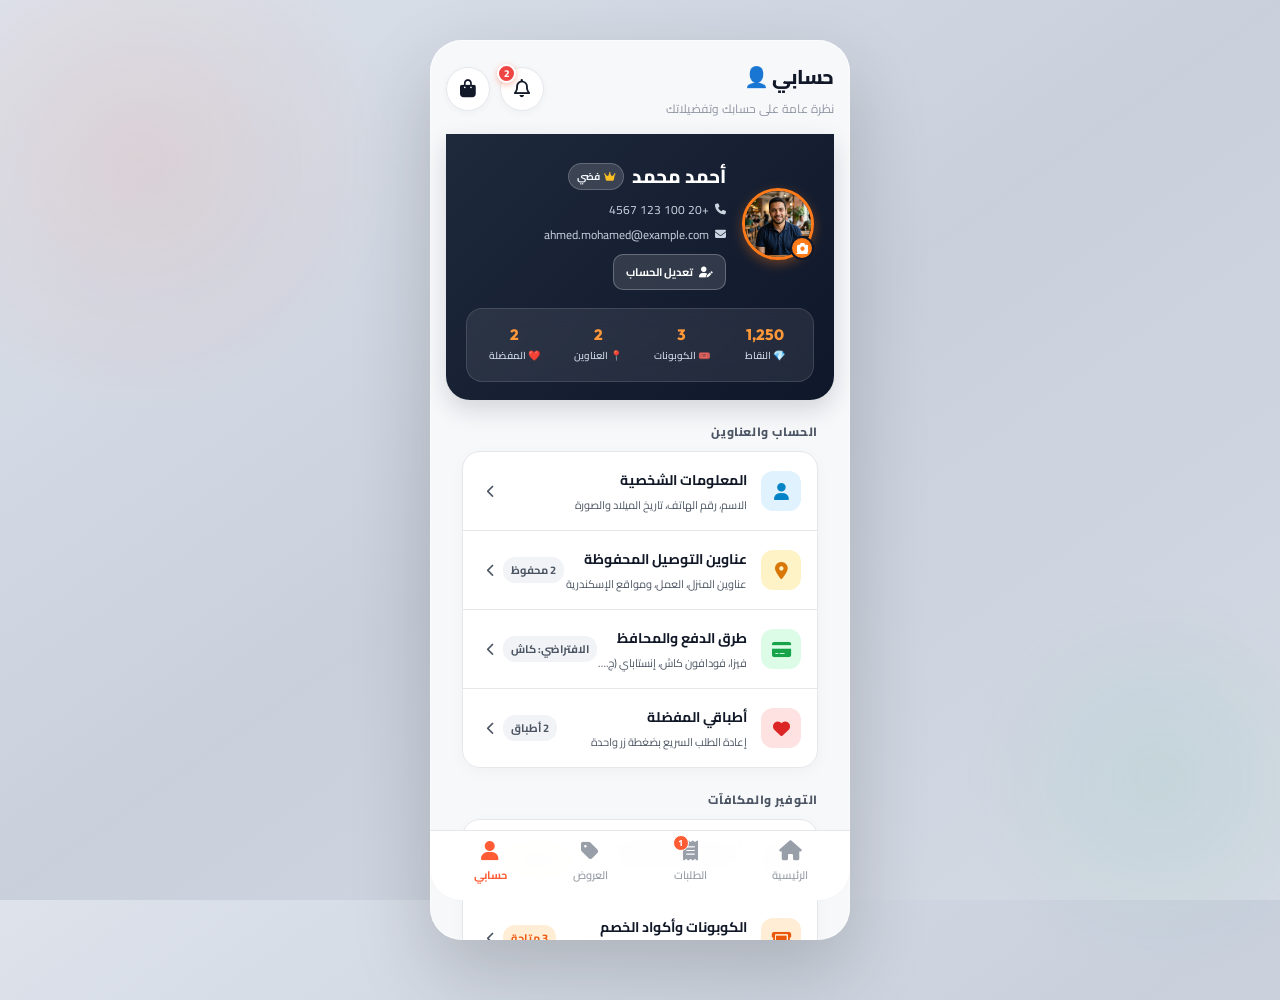
<file: profile.html>
<!DOCTYPE html>
<html lang="en">
<head>
  <meta charset="UTF-8" />
  <meta name="viewport" content="width=device-width, initial-scale=1.0" />
  <title>Customer Account Hub - Gourmet Bites (EGP)</title>

  <!-- Modern Google Fonts -->
  <link rel="preconnect" href="https://fonts.googleapis.com">
  <link rel="preconnect" href="https://fonts.gstatic.com" crossorigin>
  <link href="https://fonts.googleapis.com/css2?family=Cairo:wght@400;500;600;700;800;900&family=Inter:wght@400;500;600;700;800&family=Outfit:wght@500;600;700;800;900&display=swap" rel="stylesheet">

  <link rel="stylesheet" href="style.css" />

  <!-- FontAwesome Icons -->
  <link
    rel="stylesheet"
    href="https://cdnjs.cloudflare.com/ajax/libs/font-awesome/6.5.2/css/all.min.css"
  />
</head>

<body>

  <main class="app profile-app">

    <!-- Top Header -->
    <header class="home-header">
      <div class="user-greeting-box">
        <h1>My Account 👤</h1>
        <p class="greeting-subtitle">Account overview & preferences</p>
      </div>

      <div class="header-actions">
        <button class="icon-circle-btn open-notif-btn" onclick="AppState.openNotifications()" aria-label="Notifications">
          <i class="fa-regular fa-bell"></i>
          <span class="notif-badge" style="display:none;">2</span>
        </button>

        <button class="icon-circle-btn open-cart-btn" onclick="AppState.openCartDrawer()" aria-label="Shopping Cart">
          <i class="fa-solid fa-bag-shopping"></i>
          <span class="cart-badge" style="display:none;">0</span>
        </button>
      </div>
    </header>

    <!-- 1. Hero Account Card -->
    <section class="account-hub-header">
      <div class="account-profile-main">
        <div class="account-avatar-wrapper">
          <img src="images/user_avatar.jpg" alt="Ahmed Mohamed" id="hubAvatarImg" class="account-avatar-img" />
          <a href="profile-personal.html" class="account-avatar-badge" title="Change photo">
            <i class="fa-solid fa-camera"></i>
          </a>
        </div>

        <div class="account-meta-info">
          <h2 class="account-user-name">
            <span id="hubUserName">Ahmed Mohamed</span>
            <span class="account-tier-chip">
              <i class="fa-solid fa-crown" style="color: #fbbf24;"></i> Silver
            </span>
          </h2>
          <div class="account-contact-info">
            <i class="fa-solid fa-phone" style="font-size: 11px;"></i>
            <span id="hubUserPhone">+20 100 123 4567</span>
          </div>
          <div class="account-contact-info">
            <i class="fa-solid fa-envelope" style="font-size: 11px;"></i>
            <span id="hubUserEmail">ahmed.mohamed@example.com</span>
          </div>
          <a href="profile-personal.html" class="account-quick-edit-btn">
            <i class="fa-solid fa-user-pen"></i> Edit Profile
          </a>
        </div>
      </div>

      <!-- Quick Metrics Bar -->
      <div class="account-stats-row">
        <a href="loyalty.html" class="account-stat-box" title="View Points">
          <span class="account-stat-val" id="statPoints">1,250</span>
          <span class="account-stat-label">💎 Points</span>
        </a>

        <a href="vouchers.html" class="account-stat-box" title="View Vouchers">
          <span class="account-stat-val" id="statVouchers">3</span>
          <span class="account-stat-label">🎟️ Vouchers</span>
        </a>

        <a href="addresses.html" class="account-stat-box" title="View Addresses">
          <span class="account-stat-val" id="statAddresses">2</span>
          <span class="account-stat-label">📍 Places</span>
        </a>

        <a href="favorites.html" class="account-stat-box" title="View Favorites">
          <span class="account-stat-val" id="statFavorites">3</span>
          <span class="account-stat-label">❤️ Favorites</span>
        </a>
      </div>
    </section>

    <!-- 2. Menu Group: Account & Delivery -->
    <div class="account-menu-group">
      <div class="account-group-title">Account & Delivery</div>
      <div class="account-menu-card">
        <!-- Personal Information -->
        <a href="profile-personal.html" class="account-menu-item">
          <div class="menu-item-left">
            <div class="menu-icon-box blue">
              <i class="fa-solid fa-user"></i>
            </div>
            <div class="menu-text-box">
              <h3>Personal Information</h3>
              <p>Name, phone, birthday & photo</p>
            </div>
          </div>
          <div class="menu-item-right">
            <i class="fa-solid fa-chevron-right menu-chevron"></i>
          </div>
        </a>

        <!-- Saved Addresses -->
        <a href="addresses.html" class="account-menu-item">
          <div class="menu-item-left">
            <div class="menu-icon-box amber">
              <i class="fa-solid fa-location-dot"></i>
            </div>
            <div class="menu-text-box">
              <h3>Saved Delivery Addresses</h3>
              <p>Home, Office & Alexandria locations</p>
            </div>
          </div>
          <div class="menu-item-right">
            <span class="menu-item-badge" id="badgeAddresses">2 Saved</span>
            <i class="fa-solid fa-chevron-right menu-chevron"></i>
          </div>
        </a>

        <!-- Payment Methods -->
        <a href="payments.html" class="account-menu-item">
          <div class="menu-item-left">
            <div class="menu-icon-box green">
              <i class="fa-solid fa-credit-card"></i>
            </div>
            <div class="menu-text-box">
              <h3>Payment Methods & Wallets</h3>
              <p>Visa, Vodafone Cash, InstaPay (EGP)</p>
            </div>
          </div>
          <div class="menu-item-right">
            <span class="menu-item-badge">Default: Cash</span>
            <i class="fa-solid fa-chevron-right menu-chevron"></i>
          </div>
        </a>

        <!-- My Favorites -->
        <a href="favorites.html" class="account-menu-item">
          <div class="menu-item-left">
            <div class="menu-icon-box red">
              <i class="fa-solid fa-heart"></i>
            </div>
            <div class="menu-text-box">
              <h3>My Favorite Dishes</h3>
              <p>Fast 1-tap reordering</p>
            </div>
          </div>
          <div class="menu-item-right">
            <span class="menu-item-badge" id="badgeFavorites">3 Items</span>
            <i class="fa-solid fa-chevron-right menu-chevron"></i>
          </div>
        </a>
      </div>
    </div>

    <!-- 3. Menu Group: Rewards & Savings -->
    <div class="account-menu-group">
      <div class="account-group-title">Savings & Rewards</div>
      <div class="account-menu-card">
        <!-- Loyalty Rewards -->
        <a href="loyalty.html" class="account-menu-item">
          <div class="menu-item-left">
            <div class="menu-icon-box purple">
              <i class="fa-solid fa-crown"></i>
            </div>
            <div class="menu-text-box">
              <h3>Loyalty & Rewards Club</h3>
              <p>Redeem points for instant cash vouchers</p>
            </div>
          </div>
          <div class="menu-item-right">
            <span class="menu-item-badge highlight" id="badgeLoyalty">1,250 Pts</span>
            <i class="fa-solid fa-chevron-right menu-chevron"></i>
          </div>
        </a>

        <!-- Vouchers & Promo Codes -->
        <a href="vouchers.html" class="account-menu-item">
          <div class="menu-item-left">
            <div class="menu-icon-box orange">
              <i class="fa-solid fa-ticket"></i>
            </div>
            <div class="menu-text-box">
              <h3>Vouchers & Promo Codes</h3>
              <p>Apply discounts & promo coupons</p>
            </div>
          </div>
          <div class="menu-item-right">
            <span class="menu-item-badge highlight" id="badgeVouchers">3 Active</span>
            <i class="fa-solid fa-chevron-right menu-chevron"></i>
          </div>
        </a>

        <!-- Refer a Friend -->
        <a href="referral.html" class="account-menu-item">
          <div class="menu-item-left">
            <div class="menu-icon-box teal">
              <i class="fa-solid fa-gift"></i>
            </div>
            <div class="menu-text-box">
              <h3>Refer a Friend & Earn</h3>
              <p>Invite friends, you both get 50 EGP</p>
            </div>
          </div>
          <div class="menu-item-right">
            <span class="menu-item-badge highlight">Earn 50 EGP</span>
            <i class="fa-solid fa-chevron-right menu-chevron"></i>
          </div>
        </a>
      </div>
    </div>

    <!-- 4. Menu Group: Preferences & Care -->
    <div class="account-menu-group">
      <div class="account-group-title">Preferences & Care</div>
      <div class="account-menu-card">
        <!-- Settings & Language -->
        <a href="settings.html" class="account-menu-item">
          <div class="menu-item-left">
            <div class="menu-icon-box indigo">
              <i class="fa-solid fa-gear"></i>
            </div>
            <div class="menu-text-box">
              <h3>Settings & Preferences</h3>
              <p>English / العربية (RTL) & notifications</p>
            </div>
          </div>
          <div class="menu-item-right">
            <span class="menu-item-badge" id="badgeLang">English</span>
            <i class="fa-solid fa-chevron-right menu-chevron"></i>
          </div>
        </a>

        <!-- Help Center & Support -->
        <a href="support.html" class="account-menu-item">
          <div class="menu-item-left">
            <div class="menu-icon-box rose">
              <i class="fa-solid fa-headset"></i>
            </div>
            <div class="menu-text-box">
              <h3>Help Center & Live Support</h3>
              <p>Hotline 19888, Live Chat & FAQs</p>
            </div>
          </div>
          <div class="menu-item-right">
            <span class="menu-item-badge" style="color: #16a34a; font-weight: 800;">24/7 Care</span>
            <i class="fa-solid fa-chevron-right menu-chevron"></i>
          </div>
        </a>
      </div>
    </div>

    <!-- 5. Account Actions (Logout & Delete) -->
    <div class="account-menu-group" style="margin-bottom: 90px;">
      <div class="account-menu-card">
        <button class="account-menu-item" onclick="handleHubLogout()" style="width: 100%; border: none; background: transparent; cursor: pointer; text-align: left;">
          <div class="menu-item-left">
            <div class="menu-icon-box" style="background: #f1f5f9; color: #475569;">
              <i class="fa-solid fa-arrow-right-from-bracket"></i>
            </div>
            <div class="menu-text-box">
              <h3 style="color: #475569;">Sign Out</h3>
              <p>Log out of your current session</p>
            </div>
          </div>
          <div class="menu-item-right">
            <i class="fa-solid fa-chevron-right menu-chevron"></i>
          </div>
        </button>

        <button class="account-menu-item" onclick="handleHubDeleteAccount()" style="width: 100%; border: none; background: transparent; cursor: pointer; text-align: left; border-top: 1px solid var(--border);">
          <div class="menu-item-left">
            <div class="menu-icon-box" style="background: #fee2e2; color: #dc2626;">
              <i class="fa-regular fa-trash-can"></i>
            </div>
            <div class="menu-text-box">
              <h3 style="color: #dc2626;">Delete Account</h3>
              <p>Permanently remove data & saved addresses</p>
            </div>
          </div>
          <div class="menu-item-right">
            <i class="fa-solid fa-chevron-right menu-chevron"></i>
          </div>
        </button>
      </div>
    </div>

    <!-- Bottom Navigation Bar (Home | Orders | Deals | Profile) -->
    <nav class="bottom-nav">
      <a href="index.html" class="nav-item">
        <i class="fa-solid fa-house"></i>
        <span>Home</span>
      </a>

      <a href="orders.html" class="nav-item">
        <div class="nav-icon-container">
          <i class="fa-solid fa-receipt"></i>
          <span class="nav-badge">1</span>
        </div>
        <span>Orders</span>
      </a>

      <a href="deals.html" class="nav-item">
        <div class="nav-icon-container">
          <i class="fa-solid fa-tag"></i>
        </div>
        <span>Deals</span>
      </a>

      <a href="profile.html" class="nav-item active">
        <i class="fa-solid fa-user"></i>
        <span>Profile</span>
      </a>
    </nav>

  </main>

  <!-- Central App-State Logic -->
  <script src="app-state.js"></script>

  <script>
    document.addEventListener('DOMContentLoaded', () => {
      renderAccountHub();
    });

    function renderAccountHub() {
      const isAr = AppState.getLanguage() === 'ar';
      const p = AppState.getProfile();
      document.getElementById('hubUserName').textContent = isAr ? (p.nameAr || 'أحمد محمد') : (p.name || 'Ahmed Mohamed');
      document.getElementById('hubUserPhone').textContent = p.phone || '+20 100 123 4567';
      document.getElementById('hubUserEmail').textContent = p.email || 'ahmed.mohamed@example.com';

      const avatar = document.getElementById('hubAvatarImg');
      if (avatar && p.avatar) {
        avatar.src = p.avatar;
      }

      // Quick Stat values
      const pts = p.loyaltyPoints || 1250;
      document.getElementById('statPoints').textContent = pts.toLocaleString();
      document.getElementById('badgeLoyalty').textContent = isAr ? `${pts.toLocaleString()} نقطة` : `${pts.toLocaleString()} Pts`;

      const vouchers = AppState.getVouchers();
      const activeVouchers = vouchers.filter(v => v.status === 'available').length;
      document.getElementById('statVouchers').textContent = activeVouchers;
      document.getElementById('badgeVouchers').textContent = isAr ? `${activeVouchers} متاحة` : `${activeVouchers} Active`;

      const addrs = p.addresses || [];
      document.getElementById('statAddresses').textContent = addrs.length;
      document.getElementById('badgeAddresses').textContent = isAr ? `${addrs.length} محفوظ` : `${addrs.length} Saved`;

      const favs = AppState.getFavorites();
      document.getElementById('statFavorites').textContent = favs.length;
      document.getElementById('badgeFavorites').textContent = isAr ? `${favs.length} أطباق` : `${favs.length} Items`;

      // Current Language
      document.getElementById('badgeLang').textContent = isAr ? 'العربية' : 'English';

      if (isAr) {
        // Also ensure translateProfilePageAr runs
        AppState.translateProfilePageAr();
      }
    }

    function handleHubLogout() {
      const isAr = AppState.getLanguage() === 'ar';
      showToast(isAr ? 'تم تسجيل الخروج بنجاح.' : 'Logged out securely.');
      setTimeout(() => window.location.href = 'index.html', 800);
    }

    function handleHubDeleteAccount() {
      const isAr = AppState.getLanguage() === 'ar';
      const msg = isAr 
        ? 'هل أنت متأكد من رغبتك في حذف الحساب؟ سيتم مسح كافة النقاط والعناوين المحفوظة والكوبونات نهائياً.' 
        : 'Are you sure you want to delete your account? All points, saved addresses, and vouchers will be permanently cleared.';
      if (confirm(msg)) {
        localStorage.clear();
        sessionStorage.clear();
        showToast(isAr ? 'تم حذف الحساب بنجاح.' : 'Account deleted.');
        setTimeout(() => window.location.href = 'index.html', 1000);
      }
    }
  </script>

</body>
</html>
</file>
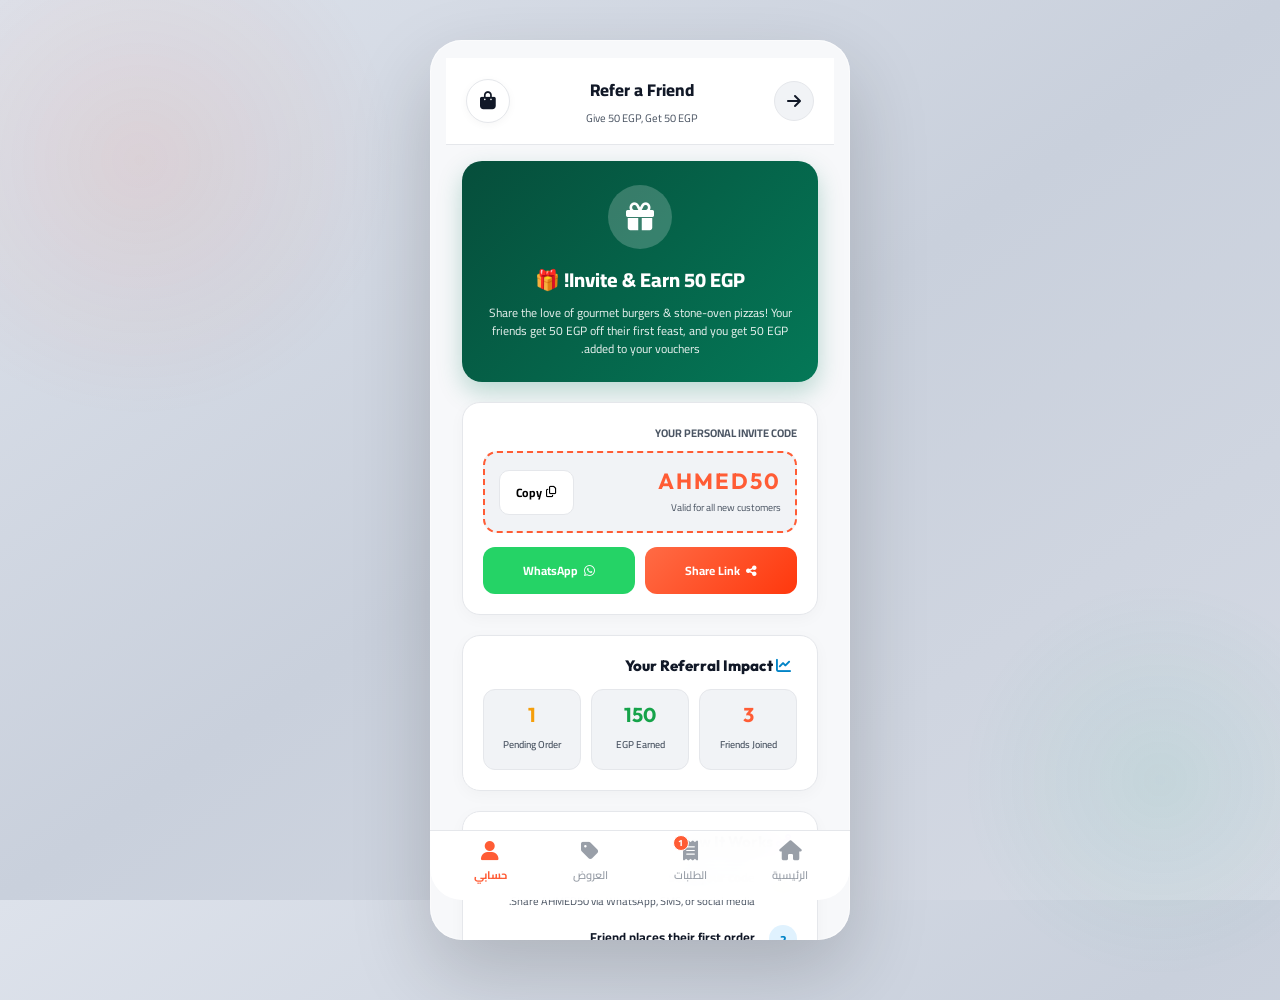
<file: referral.html>
<!DOCTYPE html>
<html lang="en">
<head>
  <meta charset="UTF-8" />
  <meta name="viewport" content="width=device-width, initial-scale=1.0" />
  <title>Refer a Friend & Earn 50 EGP - Gourmet Bites</title>

  <!-- Modern Google Fonts -->
  <link rel="preconnect" href="https://fonts.googleapis.com">
  <link rel="preconnect" href="https://fonts.gstatic.com" crossorigin>
  <link href="https://fonts.googleapis.com/css2?family=Inter:wght@400;500;600;700;800&family=Outfit:wght@500;600;700;800;900&display=swap" rel="stylesheet">

  <link rel="stylesheet" href="style.css" />

  <!-- FontAwesome Icons -->
  <link
    rel="stylesheet"
    href="https://cdnjs.cloudflare.com/ajax/libs/font-awesome/6.5.2/css/all.min.css"
  />
</head>

<body>

  <main class="app profile-app">

    <!-- Subpage Top Bar -->
    <header class="subpage-top-bar">
      <a href="profile.html" class="subpage-back-btn" aria-label="Back to Account Hub">
        <i class="fa-solid fa-arrow-left"></i>
      </a>
      <div class="subpage-title-box">
        <h1>Refer a Friend</h1>
        <p>Give 50 EGP, Get 50 EGP</p>
      </div>
      <button class="icon-circle-btn open-cart-btn" aria-label="Shopping Cart">
        <i class="fa-solid fa-bag-shopping"></i>
        <span class="cart-badge" style="display:none;">0</span>
      </button>
    </header>

    <div class="subpage-container">

      <!-- 1. Hero Referral Card -->
      <section class="referral-hero-card">
        <div class="referral-hero-icon">
          <i class="fa-solid fa-gift"></i>
        </div>
        <h2>Invite & Earn 50 EGP! 🎁</h2>
        <p>
          Share the love of gourmet burgers & stone-oven pizzas! Your friends get 50 EGP off their first feast, and you get 50 EGP added to your vouchers.
        </p>
      </section>

      <!-- 2. Code Box with 1-Tap Copy & Share -->
      <section class="subpage-card">
        <span style="font-size: 11px; font-weight: 700; text-transform: uppercase; color: var(--text-secondary); display: block; margin-bottom: 8px;">
          Your Personal Invite Code
        </span>

        <div style="background: var(--surface-alt); border: 2px dashed var(--primary); border-radius: 14px; padding: 14px; display: flex; align-items: center; justify-content: space-between; margin-bottom: 14px;">
          <div>
            <strong id="referralCodeText" style="font-size: 22px; font-family: 'Outfit', sans-serif; letter-spacing: 2px; color: var(--primary);">AHMED50</strong>
            <span style="display: block; font-size: 10px; color: var(--text-secondary);">Valid for all new customers</span>
          </div>
          <button class="copy-code-btn" onclick="copyRefCode()" style="padding: 10px 16px; border-radius: 10px; font-size: 12px; font-weight: 700;">
            <i class="fa-regular fa-copy"></i> Copy
          </button>
        </div>

        <div style="display: grid; grid-template-columns: 1fr 1fr; gap: 10px;">
          <button class="btn-primary" onclick="shareRefViaNative()" style="padding: 12px; font-size: 12px; display: flex; align-items: center; justify-content: center; gap: 6px;">
            <i class="fa-solid fa-share-nodes"></i> Share Link
          </button>
          <a href="https://api.whatsapp.com/send?text=Hey!%20Use%20my%20code%20AHMED50%20to%20get%2050%20EGP%20off%20your%20first%20delicious%20order%20at%20Gourmet%20Bites!" target="_blank" class="btn-secondary" style="padding: 12px; font-size: 12px; display: flex; align-items: center; justify-content: center; gap: 6px; background: #25d366; color: #ffffff; text-decoration: none; border-radius: 12px; font-weight: 700;">
            <i class="fa-brands fa-whatsapp"></i> WhatsApp
          </a>
        </div>
      </section>

      <!-- 3. Performance Metrics Counters -->
      <section class="subpage-card">
        <div class="subpage-card-title">
          <span><i class="fa-solid fa-chart-line" style="color: #0284c7; margin-right: 6px;"></i> Your Referral Impact</span>
        </div>

        <div style="display: grid; grid-template-columns: repeat(3, 1fr); gap: 10px; text-align: center;">
          <div style="background: var(--surface-alt); padding: 12px 6px; border-radius: 12px; border: 1px solid var(--border);">
            <strong style="font-size: 20px; font-family: 'Outfit', sans-serif; color: var(--primary); display: block;">3</strong>
            <span style="font-size: 10px; color: var(--text-secondary); font-weight: 600;">Friends Joined</span>
          </div>

          <div style="background: var(--surface-alt); padding: 12px 6px; border-radius: 12px; border: 1px solid var(--border);">
            <strong style="font-size: 20px; font-family: 'Outfit', sans-serif; color: #16a34a; display: block;">150</strong>
            <span style="font-size: 10px; color: var(--text-secondary); font-weight: 600;">EGP Earned</span>
          </div>

          <div style="background: var(--surface-alt); padding: 12px 6px; border-radius: 12px; border: 1px solid var(--border);">
            <strong style="font-size: 20px; font-family: 'Outfit', sans-serif; color: #f59e0b; display: block;">1</strong>
            <span style="font-size: 10px; color: var(--text-secondary); font-weight: 600;">Pending Order</span>
          </div>
        </div>
      </section>

      <!-- 4. 3-Step Journey -->
      <section class="subpage-card">
        <div class="subpage-card-title">
          <span><i class="fa-solid fa-route" style="color: #9333ea; margin-right: 6px;"></i> How It Works</span>
        </div>

        <div style="display: flex; flex-direction: column; gap: 14px;">
          <div style="display: flex; gap: 14px; align-items: flex-start;">
            <div style="width: 28px; height: 28px; border-radius: 50%; background: #ffedd5; color: var(--primary); font-weight: 800; font-size: 12px; display: flex; align-items: center; justify-content: center; flex-shrink: 0;">1</div>
            <div>
              <strong style="font-size: 13px; display: block;">Send your code</strong>
              <p style="font-size: 11px; color: var(--text-secondary); margin: 2px 0 0;">Share AHMED50 via WhatsApp, SMS, or social media.</p>
            </div>
          </div>

          <div style="display: flex; gap: 14px; align-items: flex-start;">
            <div style="width: 28px; height: 28px; border-radius: 50%; background: #e0f2fe; color: #0284c7; font-weight: 800; font-size: 12px; display: flex; align-items: center; justify-content: center; flex-shrink: 0;">2</div>
            <div>
              <strong style="font-size: 13px; display: block;">Friend places their first order</strong>
              <p style="font-size: 11px; color: var(--text-secondary); margin: 2px 0 0;">They save 50 EGP on their first order of 150+ EGP.</p>
            </div>
          </div>

          <div style="display: flex; gap: 14px; align-items: flex-start;">
            <div style="width: 28px; height: 28px; border-radius: 50%; background: #dcfce7; color: #16a34a; font-weight: 800; font-size: 12px; display: flex; align-items: center; justify-content: center; flex-shrink: 0;">3</div>
            <div>
              <strong style="font-size: 13px; display: block;">You get 50 EGP voucher!</strong>
              <p style="font-size: 11px; color: var(--text-secondary); margin: 2px 0 0;">As soon as their order delivers, 50 EGP appears in your vouchers.</p>
            </div>
          </div>
        </div>
      </section>

      <!-- 5. Friends Referred List -->
      <section class="subpage-card">
        <div class="subpage-card-title">
          <span><i class="fa-solid fa-user-group" style="color: #0d9488; margin-right: 6px;"></i> Friends Invited</span>
        </div>

        <div style="display: flex; flex-direction: column; gap: 10px;">
          <div style="display: flex; align-items: center; justify-content: space-between; padding: 10px; background: var(--surface-alt); border-radius: 10px; font-size: 12px;">
            <div style="display: flex; align-items: center; gap: 10px;">
              <div style="width: 32px; height: 32px; border-radius: 50%; background: #dcfce7; color: #16a34a; display: flex; align-items: center; justify-content: center; font-weight: 800;">SK</div>
              <div>
                <strong>Sara Khalil</strong>
                <span style="font-size: 10px; color: var(--text-secondary); display: block;">Joined 2 days ago</span>
              </div>
            </div>
            <span style="font-weight: 800; color: #16a34a; font-size: 11px;">+50 EGP Earned ✅</span>
          </div>

          <div style="display: flex; align-items: center; justify-content: space-between; padding: 10px; background: var(--surface-alt); border-radius: 10px; font-size: 12px;">
            <div style="display: flex; align-items: center; gap: 10px;">
              <div style="width: 32px; height: 32px; border-radius: 50%; background: #dcfce7; color: #16a34a; display: flex; align-items: center; justify-content: center; font-weight: 800;">OF</div>
              <div>
                <strong>Omar Farouk</strong>
                <span style="font-size: 10px; color: var(--text-secondary); display: block;">Joined 1 week ago</span>
              </div>
            </div>
            <span style="font-weight: 800; color: #16a34a; font-size: 11px;">+50 EGP Earned ✅</span>
          </div>

          <div style="display: flex; align-items: center; justify-content: space-between; padding: 10px; background: var(--surface-alt); border-radius: 10px; font-size: 12px;">
            <div style="display: flex; align-items: center; gap: 10px;">
              <div style="width: 32px; height: 32px; border-radius: 50%; background: #fef3c7; color: #d97706; display: flex; align-items: center; justify-content: center; font-weight: 800;">NE</div>
              <div>
                <strong>Nour El-Din</strong>
                <span style="font-size: 10px; color: var(--text-secondary); display: block;">Joined yesterday</span>
              </div>
            </div>
            <span style="font-weight: 800; color: #d97706; font-size: 11px;">Pending Order ⏳</span>
          </div>
        </div>
      </section>

    </div>

    <!-- Bottom Navigation Bar (Home | Orders | Deals | Profile) -->
    <nav class="bottom-nav">
      <a href="index.html" class="nav-item">
        <i class="fa-solid fa-house"></i>
        <span>Home</span>
      </a>

      <a href="orders.html" class="nav-item">
        <div class="nav-icon-container">
          <i class="fa-solid fa-receipt"></i>
          <span class="nav-badge">1</span>
        </div>
        <span>Orders</span>
      </a>

      <a href="deals.html" class="nav-item">
        <div class="nav-icon-container">
          <i class="fa-solid fa-tag"></i>
        </div>
        <span>Deals</span>
      </a>

      <a href="profile.html" class="nav-item active">
        <i class="fa-solid fa-user"></i>
        <span>Profile</span>
      </a>
    </nav>

  </main>

  <!-- Central App-State Logic -->
  <script src="app-state.js"></script>

  <script>
    function copyRefCode() {
      const code = document.getElementById('referralCodeText').textContent;
      navigator.clipboard?.writeText(code).then(() => {
        showToast(`Referral code ${code} copied! Share it now. 🎁`);
      }).catch(() => {
        showToast(`Referral code: ${code}`);
      });
    }

    function shareRefViaNative() {
      const code = document.getElementById('referralCodeText').textContent;
      if (navigator.share) {
        navigator.share({
          title: 'Join Gourmet Bites',
          text: `Use my invite code ${code} for 50 EGP off your first order!`,
          url: window.location.origin
        });
      } else {
        copyRefCode();
      }
    }
  </script>

</body>
</html>
</file>
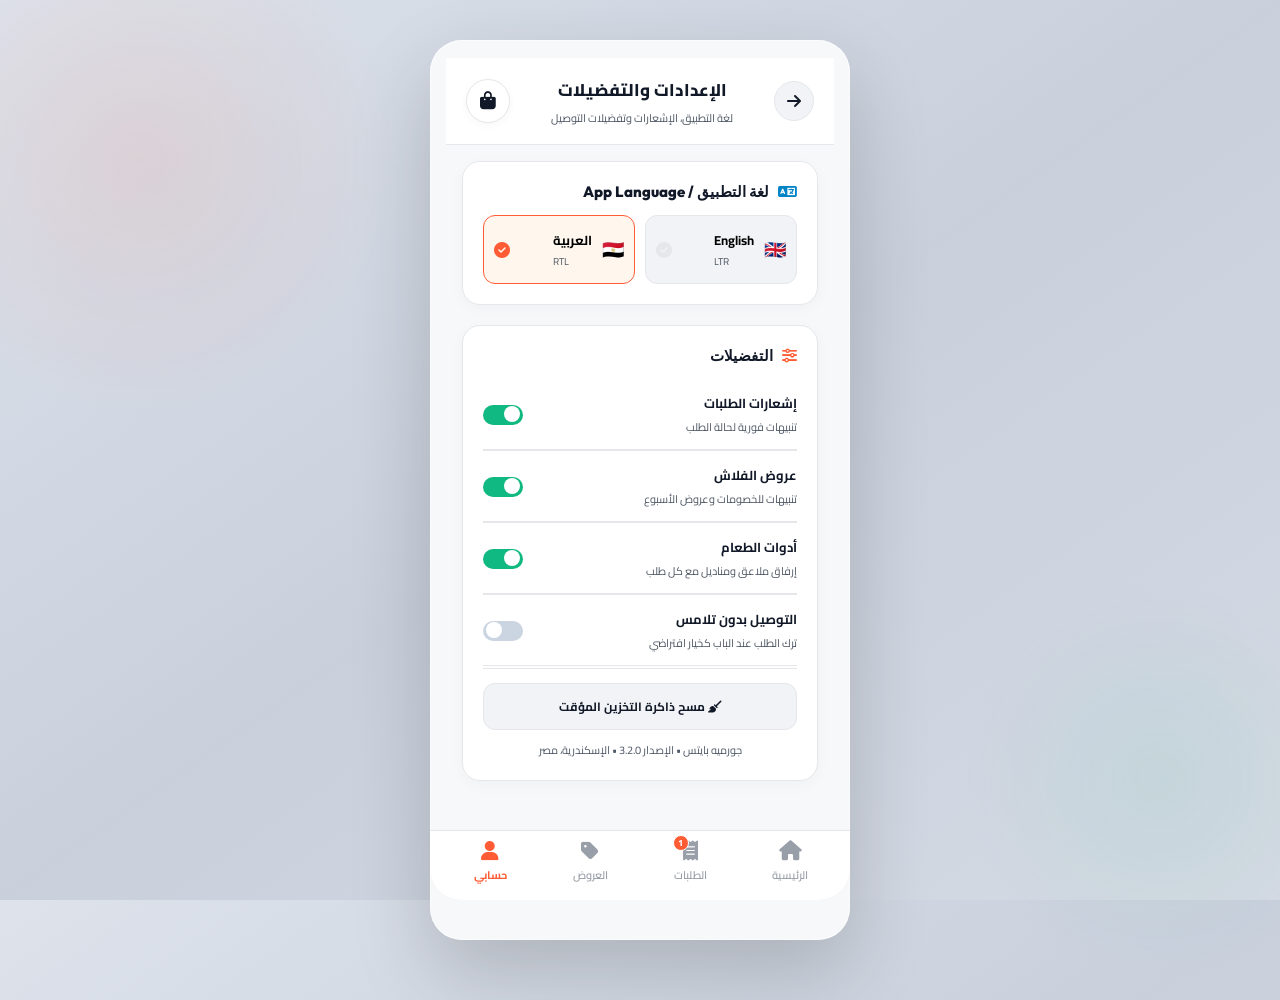
<file: settings.html>
﻿<!DOCTYPE html>
<html lang="en">
<head>
  <meta charset="UTF-8" />
  <meta name="viewport" content="width=device-width, initial-scale=1.0" />
  <title>Settings &amp; Preferences - Gourmet Bites (EGP)</title>

  <link rel="preconnect" href="https://fonts.googleapis.com">
  <link rel="preconnect" href="https://fonts.gstatic.com" crossorigin>
  <link href="https://fonts.googleapis.com/css2?family=Cairo:wght@400;500;600;700;800;900&family=Inter:wght@400;500;600;700;800&family=Outfit:wght@500;600;700;800;900&display=swap" rel="stylesheet">
  <link rel="stylesheet" href="style.css" />
  <link rel="stylesheet" href="https://cdnjs.cloudflare.com/ajax/libs/font-awesome/6.5.2/css/all.min.css" />
</head>

<body>
  <main class="app profile-app">

    <header class="subpage-top-bar">
      <a href="profile.html" class="subpage-back-btn" aria-label="Back to Account Hub">
        <i class="fa-solid fa-arrow-left"></i>
      </a>
      <div class="subpage-title-box">
        <h1>Settings &amp; Preferences</h1>
        <p>Language, notifications &amp; app controls</p>
      </div>
      <button class="icon-circle-btn open-cart-btn" aria-label="Shopping Cart">
        <i class="fa-solid fa-bag-shopping"></i>
        <span class="cart-badge" style="display:none;">0</span>
      </button>
    </header>

    <div class="subpage-container">

      <!-- 1. Language -->
      <section class="subpage-card">
        <div class="subpage-card-title">
          <span><i class="fa-solid fa-language" style="color: #0284c7; margin-right: 6px;"></i> App Language / لغة التطبيق</span>
        </div>
        <div style="display: grid; grid-template-columns: 1fr 1fr; gap: 10px; margin-top: 4px;">
          <button class="btn-lang-choice" id="settingsLangEn" onclick="AppState.setLanguage('en')">
            <span style="font-size: 18px;">🇬🇧</span>
            <div><strong>English</strong><small>LTR</small></div>
            <i class="fa-solid fa-circle-check check-lang-icon" style="margin-left: auto;"></i>
          </button>
          <button class="btn-lang-choice" id="settingsLangAr" onclick="AppState.setLanguage('ar')">
            <span style="font-size: 18px;">🇪🇬</span>
            <div><strong>العربية</strong><small>RTL</small></div>
            <i class="fa-solid fa-circle-check check-lang-icon" style="margin-left: auto;"></i>
          </button>
        </div>
      </section>

      <!-- 2. All Preferences -->
      <section class="subpage-card">
        <div class="subpage-card-title">
          <span><i class="fa-solid fa-sliders" style="color: var(--primary); margin-right: 6px;"></i> Preferences</span>
        </div>

        <div class="pref-row">
          <div><strong>Order Notifications</strong><span>Real-time alerts for order status</span></div>
          <label class="toggle-switch"><input type="checkbox" checked onchange="showToast('Order notifications updated')" /><span class="slider"></span></label>
        </div>
        <div class="pref-row" style="border-top: 1px solid var(--border);">
          <div><strong>Flash Deals</strong><span>Alerts for sales &amp; weekend specials</span></div>
          <label class="toggle-switch"><input type="checkbox" checked onchange="showToast('Deal alerts updated')" /><span class="slider"></span></label>
        </div>
        <div class="pref-row" style="border-top: 1px solid var(--border);">
          <div><strong>Include Cutlery</strong><span>Cutlery &amp; napkins with every order</span></div>
          <label class="toggle-switch"><input type="checkbox" checked onchange="showToast('Cutlery preference updated')" /><span class="slider"></span></label>
        </div>
        <div class="pref-row" style="border-top: 1px solid var(--border);">
          <div><strong>Contactless Delivery</strong><span>Leave at door by default</span></div>
          <label class="toggle-switch"><input type="checkbox" onchange="showToast('Contactless preference updated')" /><span class="slider"></span></label>
        </div>

        <div style="border-top: 1px solid var(--border); padding-top: 14px; margin-top: 2px;">
          <button type="button" class="btn-secondary" onclick="clearLocalCache()" style="width:100%; padding:11px; font-size:12px; font-weight:700; border:1.5px solid var(--border); background:var(--surface-alt); border-radius:12px; cursor:pointer;">
            <i class="fa-solid fa-broom"></i> Clear App Cache
          </button>
          <p style="font-size:11px; color:var(--text-secondary); margin:10px 0 0; text-align:center;">Gourmet Bites • v3.2.0 • Alexandria, Egypt</p>
        </div>
      </section>

    </div>

    <nav class="bottom-nav">
      <a href="index.html" class="nav-item"><i class="fa-solid fa-house"></i><span>Home</span></a>
      <a href="orders.html" class="nav-item">
        <div class="nav-icon-container"><i class="fa-solid fa-receipt"></i><span class="nav-badge">1</span></div>
        <span>Orders</span>
      </a>
      <a href="deals.html" class="nav-item">
        <div class="nav-icon-container"><i class="fa-solid fa-tag"></i></div>
        <span>Deals</span>
      </a>
      <a href="profile.html" class="nav-item active"><i class="fa-solid fa-user"></i><span>Profile</span></a>
    </nav>
  </main>

  <style>
    .btn-lang-choice {
      display: flex; align-items: center; gap: 10px; padding: 12px 10px;
      border-radius: 12px; border: 1.5px solid var(--border); background: var(--surface-alt);
      text-align: left; cursor: pointer; transition: all 0.2s ease;
    }
    .btn-lang-choice strong { display: block; font-size: 13px; color: var(--text-primary); }
    .btn-lang-choice small  { display: block; font-size: 10px; color: var(--text-secondary); }
    .btn-lang-choice .check-lang-icon { font-size: 16px; color: var(--border); }
    .btn-lang-choice.active { border-color: var(--primary); background: #fff7ed; }
    .btn-lang-choice.active .check-lang-icon { color: var(--primary); }

    .pref-row {
      display: flex; align-items: center; justify-content: space-between; padding: 12px 0;
    }
    .pref-row strong { font-size: 13px; display: block; color: var(--text-primary); }
    .pref-row span   { font-size: 11px; color: var(--text-secondary); display: block; margin-top: 2px; }
  </style>

  <script src="app-state.js"></script>
  <script>
    document.addEventListener('DOMContentLoaded', () => {
      const isAr = AppState.getLanguage() === 'ar';
      document.getElementById('settingsLangEn').classList.toggle('active', !isAr);
      document.getElementById('settingsLangAr').classList.toggle('active', isAr);

      if (isAr) {
        document.title = 'الإعدادات والتفضيلات - جورميه بايتس (ج.م)';

        const backBtn = document.querySelector('.subpage-back-btn');
        if (backBtn) backBtn.setAttribute('aria-label', 'الرجوع للحساب');
        const cartBtn = document.querySelector('.open-cart-btn');
        if (cartBtn) cartBtn.setAttribute('aria-label', 'سلة المشتريات');

        const titleH1 = document.querySelector('.subpage-title-box h1');
        const titleP  = document.querySelector('.subpage-title-box p');
        if (titleH1) titleH1.textContent = 'الإعدادات والتفضيلات';
        if (titleP)  titleP.textContent  = 'لغة التطبيق، الإشعارات وتفضيلات التوصيل';

        const cardTitles = document.querySelectorAll('.subpage-card-title span');
        if (cardTitles[0]) cardTitles[0].innerHTML = `<i class="fa-solid fa-language" style="color: #0284c7; margin-left: 6px;"></i> لغة التطبيق / App Language`;
        if (cardTitles[1]) cardTitles[1].innerHTML = `<i class="fa-solid fa-sliders" style="color: var(--primary); margin-left: 6px;"></i> التفضيلات`;

        const rows = document.querySelectorAll('.pref-row');
        const arTexts = [
          { strong: 'إشعارات الطلبات',        span: 'تنبيهات فورية لحالة الطلب' },
          { strong: 'عروض الفلاش',            span: 'تنبيهات للخصومات وعروض الأسبوع' },
          { strong: 'أدوات الطعام',           span: 'إرفاق ملاعق ومناديل مع كل طلب' },
          { strong: 'التوصيل بدون تلامس',     span: 'ترك الطلب عند الباب كخيار افتراضي' },
        ];
        rows.forEach((row, i) => {
          if (arTexts[i]) {
            const st = row.querySelector('strong');
            const sp = row.querySelector('span');
            if (st) st.textContent = arTexts[i].strong;
            if (sp) sp.textContent = arTexts[i].span;
          }
        });

        const clearBtn = document.querySelector('.btn-secondary');
        if (clearBtn) clearBtn.innerHTML = `<i class="fa-solid fa-broom"></i> مسح ذاكرة التخزين المؤقت`;
        const verP = document.querySelector('.subpage-card:last-child p');
        if (verP) verP.textContent = 'جورميه بايتس • الإصدار 3.2.0 • الإسكندرية، مصر';

        const navLabels = ['الرئيسية', 'الطلبات', 'العروض', 'حسابي'];
        document.querySelectorAll('.bottom-nav .nav-item span:not(.nav-badge)').forEach((sp, idx) => {
          if (navLabels[idx]) sp.textContent = navLabels[idx];
        });
      }
    });

    function clearLocalCache() {
      const isAr = AppState.getLanguage() === 'ar';
      const msg = isAr
        ? 'هل تريد مسح بيانات التطبيق المؤقتة وإعادة ضبط الحالة الافتراضية؟'
        : 'Clear cached app data and reset to initial state?';
      if (confirm(msg)) {
        localStorage.clear();
        sessionStorage.clear();
        showToast(isAr ? 'تم مسح ذاكرة التخزين المؤقت.' : 'App cache cleared.');
        setTimeout(() => window.location.href = 'index.html', 800);
      }
    }
  </script>
</body>
</html>
</file>
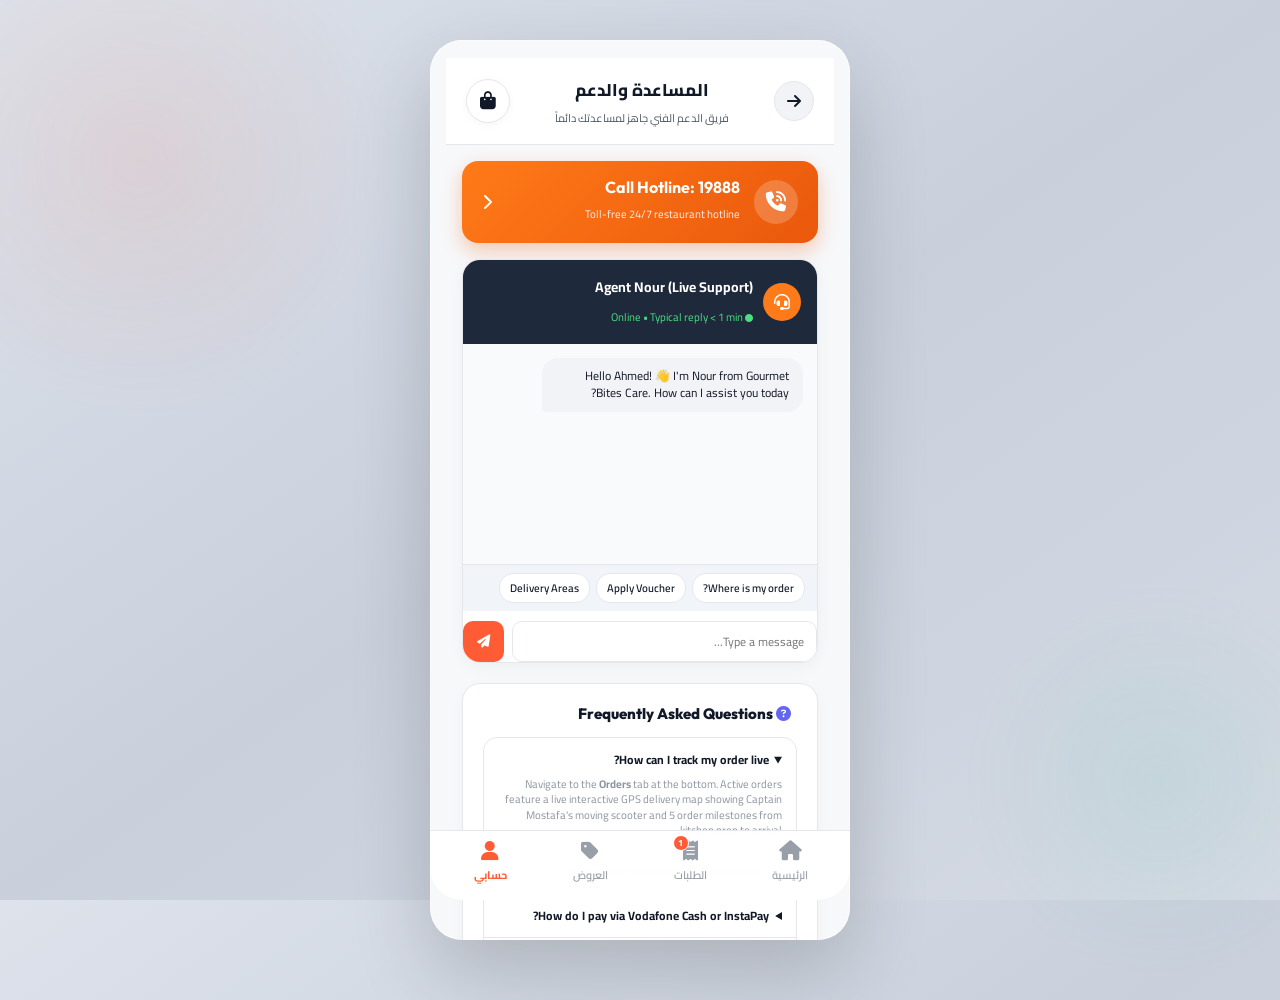
<file: support.html>
<!DOCTYPE html>
<html lang="en">
<head>
  <meta charset="UTF-8" />
  <meta name="viewport" content="width=device-width, initial-scale=1.0" />
  <title>Help Center & Customer Support - Gourmet Bites</title>

  <!-- Modern Google Fonts -->
  <link rel="preconnect" href="https://fonts.googleapis.com">
  <link rel="preconnect" href="https://fonts.gstatic.com" crossorigin>
  <link href="https://fonts.googleapis.com/css2?family=Inter:wght@400;500;600;700;800&family=Outfit:wght@500;600;700;800;900&display=swap" rel="stylesheet">

  <link rel="stylesheet" href="style.css" />

  <!-- FontAwesome Icons -->
  <link
    rel="stylesheet"
    href="https://cdnjs.cloudflare.com/ajax/libs/font-awesome/6.5.2/css/all.min.css"
  />
</head>

<body>

  <main class="app profile-app">

    <!-- Subpage Top Bar -->
    <header class="subpage-top-bar">
      <a href="profile.html" class="subpage-back-btn" aria-label="Back to Account Hub">
        <i class="fa-solid fa-arrow-left"></i>
      </a>
      <div class="subpage-title-box">
        <h1>Help & Support</h1>
        <p>24/7 dedicated customer care</p>
      </div>
      <button class="icon-circle-btn open-cart-btn" aria-label="Shopping Cart">
        <i class="fa-solid fa-bag-shopping"></i>
        <span class="cart-badge" style="display:none;">0</span>
      </button>
    </header>

    <div class="subpage-container">

      <!-- 1. Direct Hotline Call Button -->
      <a href="tel:19888" class="support-big-call-btn">
        <div class="support-big-call-left">
          <div class="support-big-call-icon">
            <i class="fa-solid fa-phone-volume"></i>
          </div>
          <div>
            <strong>Call Hotline: 19888</strong>
            <span>Toll-free 24/7 restaurant hotline</span>
          </div>
        </div>
        <i class="fa-solid fa-chevron-right"></i>
      </a>

      <!-- 2. Embedded Live Chat Box -->
      <section class="support-chat-embed">
        <div style="background: #1e293b; color: #ffffff; padding: 14px 16px; display: flex; align-items: center; justify-content: space-between;">
          <div style="display: flex; align-items: center; gap: 10px;">
            <div style="width: 38px; height: 38px; border-radius: 50%; background: #ff7a18; display: flex; align-items: center; justify-content: center; font-size: 16px;">
              <i class="fa-solid fa-headset"></i>
            </div>
            <div>
              <strong style="font-size: 14px; display: block;">Agent Nour (Live Support)</strong>
              <span style="font-size: 11px; color: #4ade80;"><i class="fa-solid fa-circle" style="font-size: 8px;"></i> Online • Typical reply &lt; 1 min</span>
            </div>
          </div>
        </div>

        <!-- Chat messages container -->
        <div class="chat-messages" id="supportChatContainer" style="height: 220px; padding: 14px; overflow-y: auto; background: #f8fafc; display: flex; flex-direction: column; gap: 10px;">
          <div class="chat-bubble bot">
            Hello Ahmed! 👋 I'm Nour from Gourmet Bites Care. How can I assist you today?
          </div>
        </div>

        <!-- Quick Question Suggestions -->
        <div style="display: flex; gap: 6px; overflow-x: auto; padding: 8px 12px; background: #f1f5f9; border-top: 1px solid var(--border);">
          <button class="chat-quick-pill" onclick="sendQuickPrompt('Where is my order #EGY-8942?')">Where is my order?</button>
          <button class="chat-quick-pill" onclick="sendQuickPrompt('How do I apply a voucher?')">Apply Voucher</button>
          <button class="chat-quick-pill" onclick="sendQuickPrompt('Do you deliver to Stanley?')">Delivery Areas</button>
        </div>

        <!-- Input Bar -->
        <div class="chat-input-bar">
          <input type="text" id="supportChatInput" placeholder="Type a message..." onkeydown="if(event.key==='Enter') sendSupportMessage()" />
          <button onclick="sendSupportMessage()"><i class="fa-solid fa-paper-plane"></i></button>
        </div>
      </section>

      <!-- 3. Frequently Asked Questions (Accordion) -->
      <section class="subpage-card">
        <div class="subpage-card-title">
          <span><i class="fa-solid fa-circle-question" style="color: #6366f1; margin-right: 6px;"></i> Frequently Asked Questions</span>
        </div>

        <div class="faq-accordion">
          <details class="faq-item" open>
            <summary>How can I track my order live?</summary>
            <p>
              Navigate to the <strong>Orders</strong> tab at the bottom. Active orders feature a live interactive GPS delivery map showing Captain Mostafa's moving scooter and 5 order milestones from kitchen prep to arrival.
            </p>
          </details>

          <details class="faq-item">
            <summary>What are the free delivery requirements?</summary>
            <p>
              Orders of <strong>300 EGP or more</strong> qualify for automatic 100% Free Delivery anywhere in Alexandria! You can also redeem 300 loyalty points for a Free Delivery voucher in the Loyalty Hub.
            </p>
          </details>

          <details class="faq-item">
            <summary>How do I pay via Vodafone Cash or InstaPay?</summary>
            <p>
              During checkout or on our <strong>Payment Methods</strong> page, select Vodafone Cash or InstaPay. For mobile wallets, Captain will present our verified CBE QR code or verify your wallet transfer PIN.
            </p>
          </details>

          <details class="faq-item">
            <summary>Can I customize pizza crust and burger patties?</summary>
            <p>
              Yes! Tap any pizza or burger to choose patty weights (150g, 300g, 450g), cheeses, artisan stuffed crusts, and special cooking notes.
            </p>
          </details>
        </div>
      </section>

      <!-- 4. Report an Issue Form -->
      <section class="subpage-card">
        <div class="subpage-card-title">
          <span><i class="fa-solid fa-envelope-open-text" style="color: #0d9488; margin-right: 6px;"></i> Report an Issue</span>
        </div>

        <form onsubmit="event.preventDefault(); submitSupportTicket();">
          <div class="form-group">
            <label>Related Order</label>
            <select id="ticketOrder" style="width: 100%; border: 1px solid var(--border); border-radius: 10px; padding: 12px; font-size: 13px; outline: none; background: #ffffff;">
              <option value="#EGY-8942">Active Order #EGY-8942 (305 EGP)</option>
              <option value="#EGY-7814">Past Order #EGY-7814 (400 EGP)</option>
              <option value="#EGY-6290">Past Order #EGY-6290 (435 EGP)</option>
              <option value="other">General Inquiry / App Feedback</option>
            </select>
          </div>

          <div class="form-group">
            <label>Issue Subject</label>
            <select id="ticketCategory" style="width: 100%; border: 1px solid var(--border); border-radius: 10px; padding: 12px; font-size: 13px; outline: none; background: #ffffff;">
              <option value="delivery">Delivery Delay or Courier Assistance</option>
              <option value="quality">Meal Quality or Missing Item</option>
              <option value="payment">Payment or Voucher Inquiry</option>
              <option value="other">Other Inquiry</option>
            </select>
          </div>

          <div class="form-group">
            <label>Describe the Issue</label>
            <textarea id="ticketMessage" rows="3" placeholder="Tell us how we can help make this right..." style="width: 100%; border: 1px solid var(--border); border-radius: 10px; padding: 12px; font-size: 13px; outline: none; resize: vertical;" required></textarea>
          </div>

          <button type="submit" class="btn-primary" style="width: 100%; padding: 14px;">
            <i class="fa-solid fa-paper-plane"></i> Submit Support Ticket
          </button>
        </form>
      </section>

    </div>

    <!-- Bottom Navigation Bar (Home | Orders | Deals | Profile) -->
    <nav class="bottom-nav">
      <a href="index.html" class="nav-item">
        <i class="fa-solid fa-house"></i>
        <span>Home</span>
      </a>

      <a href="orders.html" class="nav-item">
        <div class="nav-icon-container">
          <i class="fa-solid fa-receipt"></i>
          <span class="nav-badge">1</span>
        </div>
        <span>Orders</span>
      </a>

      <a href="deals.html" class="nav-item">
        <div class="nav-icon-container">
          <i class="fa-solid fa-tag"></i>
        </div>
        <span>Deals</span>
      </a>

      <a href="profile.html" class="nav-item active">
        <i class="fa-solid fa-user"></i>
        <span>Profile</span>
      </a>
    </nav>

  </main>

  <style>
    .chat-quick-pill {
      white-space: nowrap;
      background: #ffffff;
      border: 1px solid var(--border);
      border-radius: 14px;
      padding: 4px 10px;
      font-size: 11px;
      color: var(--text-primary);
      cursor: pointer;
      font-weight: 600;
      transition: all 0.2s ease;
    }
    .chat-quick-pill:hover {
      background: var(--primary);
      color: #ffffff;
      border-color: var(--primary);
    }
  </style>

  <!-- Central App-State Logic -->
  <script src="app-state.js"></script>

  <script>
    function sendSupportMessage() {
      const input = document.getElementById('supportChatInput');
      const text = input.value.trim();
      if (!text) return;
      postChatMessage(text);
      input.value = '';
    }

    function sendQuickPrompt(promptText) {
      postChatMessage(promptText);
    }

    function postChatMessage(text) {
      const container = document.getElementById('supportChatContainer');

      const userBubble = document.createElement('div');
      userBubble.className = 'chat-bubble user';
      userBubble.textContent = text;
      container.appendChild(userBubble);
      container.scrollTop = container.scrollHeight;

      // Smart bot response simulation
      setTimeout(() => {
        let reply = "Thanks for asking! Our support supervisor is checking into this right away.";
        const lower = text.toLowerCase();

        if (lower.includes('order') || lower.includes('egy-8942') || lower.includes('where')) {
          reply = "Captain Mostafa is currently 8 minutes away with your order #EGY-8942 on Stanley Coast Road! You can also track the moving scooter on the Orders page. 🛵";
        } else if (lower.includes('voucher') || lower.includes('code') || lower.includes('apply')) {
          reply = "You can enter your voucher code in the Vouchers Hub or inside your Cart drawer! Try code WELCOME50 for 50 EGP off orders of 250+ EGP. 🎟️";
        } else if (lower.includes('stanley') || lower.includes('area') || lower.includes('deliver')) {
          reply = "Yes! We deliver across all of Alexandria including Smouha, Stanley, Gleem, Sidi Gaber, and San Stefano with an average 25-minute ETA. 🌊";
        }

        const botBubble = document.createElement('div');
        botBubble.className = 'chat-bubble bot';
        botBubble.textContent = reply;
        container.appendChild(botBubble);
        container.scrollTop = container.scrollHeight;
      }, 800);
    }

    function submitSupportTicket() {
      const cat = document.getElementById('ticketCategory').value;
      const order = document.getElementById('ticketOrder').value;
      const refId = 'TCK-' + Math.floor(10000 + Math.random() * 90000);

      document.getElementById('ticketMessage').value = '';
      showToast(`Support ticket ${refId} created! Agent Nour will review within 15 mins. 📨`);
    }
  </script>

</body>
</html>
</file>
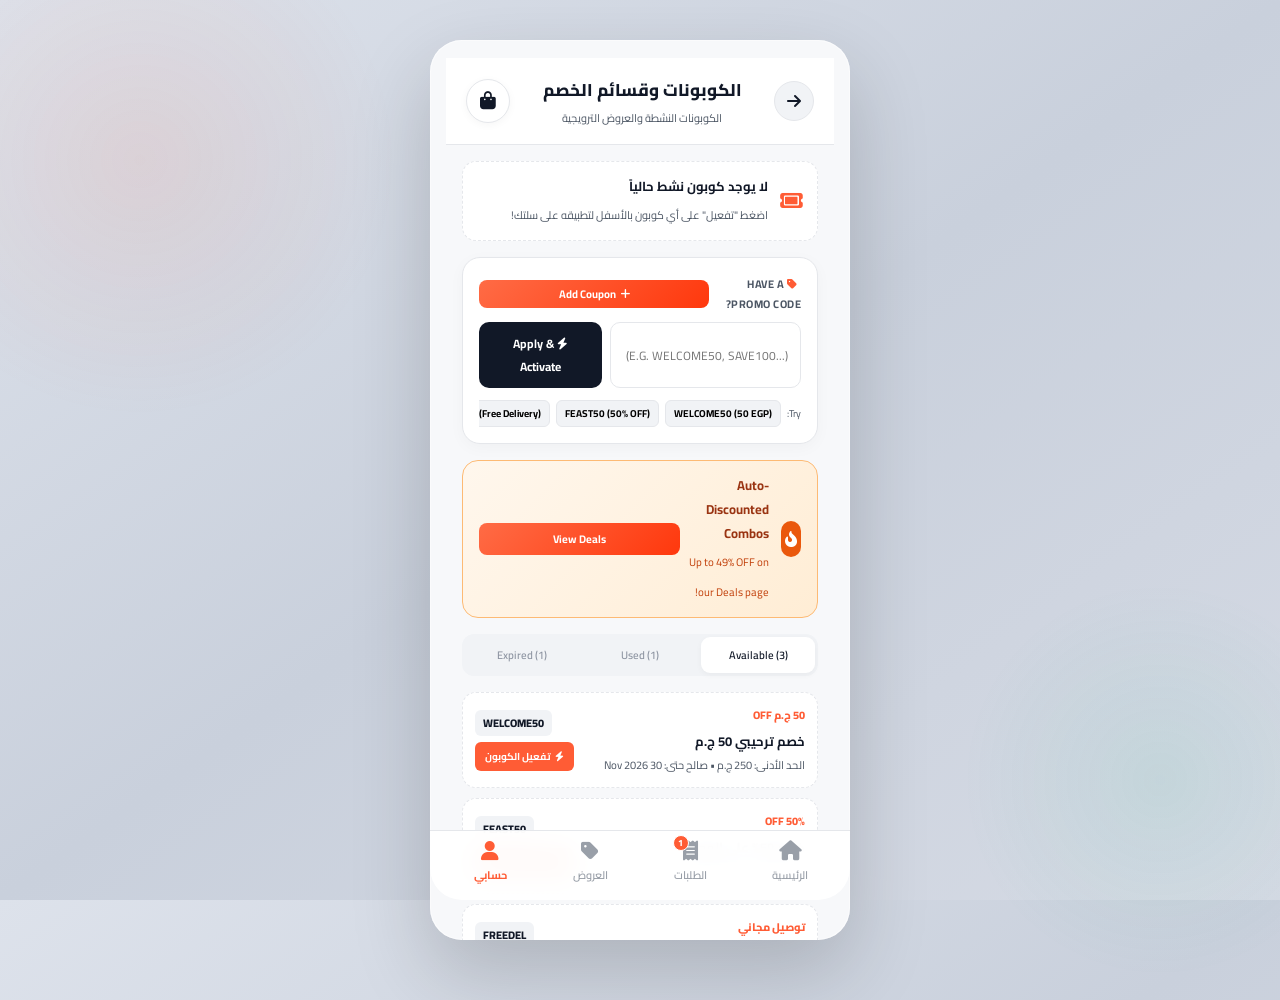
<file: vouchers.html>
<!DOCTYPE html>
<html lang="en">
<head>
  <meta charset="UTF-8" />
  <meta name="viewport" content="width=device-width, initial-scale=1.0" />
  <title>Vouchers & Promo Codes Hub - Gourmet Bites (EGP)</title>

  <!-- Modern Google Fonts -->
  <link rel="preconnect" href="https://fonts.googleapis.com">
  <link rel="preconnect" href="https://fonts.gstatic.com" crossorigin>
  <link href="https://fonts.googleapis.com/css2?family=Inter:wght@400;500;600;700;800&family=Outfit:wght@500;600;700;800;900&display=swap" rel="stylesheet">

  <link rel="stylesheet" href="style.css" />

  <!-- FontAwesome Icons -->
  <link
    rel="stylesheet"
    href="https://cdnjs.cloudflare.com/ajax/libs/font-awesome/6.5.2/css/all.min.css"
  />
</head>

<body>

  <main class="app profile-app">

    <!-- Subpage Top Bar -->
    <header class="subpage-top-bar">
      <a href="profile.html" class="subpage-back-btn" aria-label="Back to Account Hub">
        <i class="fa-solid fa-arrow-left"></i>
      </a>
      <div class="subpage-title-box">
        <h1 id="vouchersPageTitle">Vouchers & Promo Codes</h1>
        <p id="vouchersPageSubtitle">Save on your delicious orders</p>
      </div>
      <button class="icon-circle-btn open-cart-btn" onclick="AppState.openCartDrawer()" aria-label="Shopping Cart">
        <i class="fa-solid fa-bag-shopping"></i>
        <span class="cart-badge" id="cartBadgeCount" style="display:none;">0</span>
      </button>
    </header>

    <div class="subpage-container">

      <!-- 1. ACTIVE COUPON SPOTLIGHT BANNER -->
      <div id="activeCouponSpotlight">
        <!-- Rendered dynamically by JS -->
      </div>

      <!-- 2. Manual Promo Code Input & Add Custom Coupon -->
      <section class="subpage-card" style="padding: 16px; margin-bottom: 16px;">
        <div style="display: flex; align-items: center; justify-content: space-between; margin-bottom: 8px;">
          <span style="font-size: 11px; font-weight: 700; color: var(--text-secondary); text-transform: uppercase; letter-spacing: 0.5px;">
            <i class="fa-solid fa-tag" style="color:var(--primary); margin-right:4px;"></i> Have a promo code?
          </span>
          <button type="button" class="btn-primary" onclick="openAddCouponModal()" style="padding: 4px 10px; font-size: 11px; border-radius: 8px; border:none; cursor:pointer; display:inline-flex; align-items:center; gap:5px;">
            <i class="fa-solid fa-plus"></i> Add Coupon
          </button>
        </div>

        <div class="voucher-manual-input" style="margin-bottom: 8px;">
          <input type="text" id="voucherCodeInput" placeholder="Enter code (e.g. WELCOME50, SAVE100...)" style="text-transform: uppercase;" />
          <button type="button" onclick="applyEnteredVoucher()"><i class="fa-solid fa-bolt"></i> Apply & Activate</button>
        </div>

        <!-- Quick Suggestions Pill Row -->
        <div style="display: flex; gap: 6px; overflow-x: auto; padding-top: 4px;" class="hide-scrollbar">
          <span style="font-size: 10px; color: var(--text-secondary); align-self: center; white-space: nowrap;">Try:</span>
          <button type="button" onclick="quickApplyCode('WELCOME50')" style="background: var(--surface-alt); border: 1px solid var(--border); border-radius: 6px; padding: 3px 8px; font-size: 10px; font-weight: 700; cursor: pointer; white-space: nowrap;">WELCOME50 (50 EGP)</button>
          <button type="button" onclick="quickApplyCode('FEAST50')" style="background: var(--surface-alt); border: 1px solid var(--border); border-radius: 6px; padding: 3px 8px; font-size: 10px; font-weight: 700; cursor: pointer; white-space: nowrap;">FEAST50 (50% OFF)</button>
          <button type="button" onclick="quickApplyCode('FREEDEL')" style="background: var(--surface-alt); border: 1px solid var(--border); border-radius: 6px; padding: 3px 8px; font-size: 10px; font-weight: 700; cursor: pointer; white-space: nowrap;">FREEDEL (Free Delivery)</button>
          <button type="button" onclick="quickApplyCode('BURGER25')" style="background: var(--surface-alt); border: 1px solid var(--border); border-radius: 6px; padding: 3px 8px; font-size: 10px; font-weight: 700; cursor: pointer; white-space: nowrap;">BURGER25 (25 EGP)</button>
        </div>
      </section>

      <!-- 3. Flash Deals Link Banner -->
      <div style="background: linear-gradient(135deg, #fff7ed 0%, #ffedd5 100%); border: 1.5px solid #fdba74; border-radius: 16px; padding: 12px 16px; margin-bottom: 16px; display: flex; align-items: center; justify-content: space-between;">
        <div style="display: flex; align-items: center; gap: 12px;">
          <div style="width: 36px; height: 36px; border-radius: 10px; background: #ea580c; color: #ffffff; display: flex; align-items: center; justify-content: center; font-size: 16px;">
            <i class="fa-solid fa-fire-flame-curved"></i>
          </div>
          <div>
            <strong style="font-size: 13px; color: #9a3412; display: block;">Auto-Discounted Combos</strong>
            <span style="font-size: 11px; color: #c2410c;">Up to 49% OFF on our Deals page!</span>
          </div>
        </div>
        <a href="deals.html" class="btn-primary" style="padding: 6px 12px; font-size: 11px; text-decoration: none; border-radius: 8px;">
          View Deals
        </a>
      </div>

      <!-- 4. Status Tabs (Available, Used, Expired) -->
      <div class="voucher-status-tabs" style="margin-bottom: 16px;">
        <button class="v-tab active" id="tabAvailable" onclick="setVoucherFilter('available', this)">
          Available (<span id="countAvailable">0</span>)
        </button>
        <button class="v-tab" id="tabUsed" onclick="setVoucherFilter('used', this)">
          Used (<span id="countUsed">0</span>)
        </button>
        <button class="v-tab" id="tabExpired" onclick="setVoucherFilter('expired', this)">
          Expired (<span id="countExpired">0</span>)
        </button>
      </div>

      <!-- 5. Vouchers Cards List -->
      <div class="vouchers-list" id="vouchersPageContainer">
        <!-- Rendered by JS -->
      </div>

      <!-- 6. How Active Coupons Work Step-by-Step Guide -->
      <section class="subpage-card" style="margin-top: 24px;">
        <div class="subpage-card-title">
          <span><i class="fa-solid fa-circle-question" style="color: var(--primary); margin-right: 6px;"></i> How Active Coupons Work</span>
        </div>
        <div style="display: flex; flex-direction: column; gap: 12px; padding: 4px 0;">
          <div style="display: flex; gap: 12px; align-items: flex-start;">
            <div style="width: 26px; height: 26px; border-radius: 50%; background: rgba(16, 185, 129, 0.15); color: #059669; display: flex; align-items: center; justify-content: center; font-size: 12px; font-weight: 800; flex-shrink: 0;">1</div>
            <div>
              <strong style="font-size: 12px; display: block;">Activate or Add a Coupon</strong>
              <p style="font-size: 11px; color: var(--text-secondary); margin: 2px 0 0;">Tap "Activate" on any coupon above or add a new code. It instantly marks the coupon as active on your cart.</p>
            </div>
          </div>
          <div style="display: flex; gap: 12px; align-items: flex-start;">
            <div style="width: 26px; height: 26px; border-radius: 50%; background: rgba(16, 185, 129, 0.15); color: #059669; display: flex; align-items: center; justify-content: center; font-size: 12px; font-weight: 800; flex-shrink: 0;">2</div>
            <div>
              <strong style="font-size: 12px; display: block;">Add Meals to Your Cart</strong>
              <p style="font-size: 11px; color: var(--text-secondary); margin: 2px 0 0;">Choose burgers, stone-oven pizzas, or combo boxes that meet the minimum order amount.</p>
            </div>
          </div>
          <div style="display: flex; gap: 12px; align-items: flex-start;">
            <div style="width: 26px; height: 26px; border-radius: 50%; background: rgba(16, 185, 129, 0.15); color: #059669; display: flex; align-items: center; justify-content: center; font-size: 12px; font-weight: 800; flex-shrink: 0;">3</div>
            <div>
              <strong style="font-size: 12px; display: block;">Automatic Instant Discount</strong>
              <p style="font-size: 11px; color: var(--text-secondary); margin: 2px 0 0;">Your active coupon discount is deducted automatically on your cart drawer and checkout review screen.</p>
            </div>
          </div>
        </div>
      </section>

    </div>

    <!-- Bottom Navigation Bar (Home | Orders | Deals | Profile) -->
    <nav class="bottom-nav">
      <a href="index.html" class="nav-item">
        <i class="fa-solid fa-house"></i>
        <span>Home</span>
      </a>

      <a href="orders.html" class="nav-item">
        <div class="nav-icon-container">
          <i class="fa-solid fa-receipt"></i>
          <span class="nav-badge">1</span>
        </div>
        <span>Orders</span>
      </a>

      <a href="deals.html" class="nav-item">
        <div class="nav-icon-container">
          <i class="fa-solid fa-tag"></i>
        </div>
        <span>Deals</span>
      </a>

      <a href="profile.html" class="nav-item active">
        <i class="fa-solid fa-user"></i>
        <span>Profile</span>
      </a>
    </nav>

  </main>

  <!-- ADD NEW COUPON MODAL DIALOG -->
  <div class="add-coupon-modal-backdrop" id="addCouponModal" style="display: none;" onclick="handleModalBackdropClick(event)">
    <div class="add-coupon-modal-card" onclick="event.stopPropagation()">
      <div class="add-coupon-modal-header">
        <h3><i class="fa-solid fa-ticket-simple" style="color:var(--primary);"></i> Add New Coupon</h3>
        <button type="button" class="close-modal-x-btn" onclick="closeAddCouponModal()" aria-label="Close dialog">
          <i class="fa-solid fa-xmark"></i>
        </button>
      </div>

      <form class="add-coupon-form" onsubmit="handleCreateCoupon(event)">
        <div class="form-group">
          <label>Coupon Code *</label>
          <input type="text" id="modalCouponCode" placeholder="e.g. VIP50, SUMMER25, SPECIAL" required style="text-transform: uppercase;" />
        </div>

        <div class="form-group">
          <label>Coupon Title</label>
          <input type="text" id="modalCouponTitle" placeholder="e.g. 50 EGP Special VIP Discount" />
        </div>

        <div class="form-grid-2">
          <div class="form-group">
            <label>Discount Type</label>
            <select id="modalCouponType" onchange="handleDiscountTypeChange()">
              <option value="amount">Fixed Amount (EGP)</option>
              <option value="percent">Percentage (%)</option>
              <option value="freeDelivery">Free Delivery</option>
            </select>
          </div>
          <div class="form-group" id="modalValGroup">
            <label id="modalValLabel">Value (EGP)</label>
            <input type="number" id="modalCouponVal" min="1" max="1000" value="50" required />
          </div>
        </div>

        <div class="form-grid-2">
          <div class="form-group">
            <label>Min. Order (EGP)</label>
            <input type="number" id="modalCouponMinOrder" min="0" value="150" />
          </div>
          <div class="form-group">
            <label>Expiry Date</label>
            <input type="text" id="modalCouponExpiry" value="31 Dec 2026" />
          </div>
        </div>

        <label class="checkbox-highlight-box">
          <input type="checkbox" id="modalCouponAutoActivate" checked />
          <span>Make this coupon ACTIVE immediately on my cart</span>
        </label>

        <button type="submit" class="modal-submit-btn">
          <i class="fa-solid fa-bolt"></i> Add & Make Active
        </button>
      </form>
    </div>
  </div>

  <!-- Central App-State Logic -->
  <script src="app-state.js"></script>

  <script>
    let activeFilter = 'available';

    document.addEventListener('DOMContentLoaded', () => {
      renderVouchersPage();
      AppState.updateCartBadges();

      // Listen for voucher updates across app
      window.addEventListener('gb_voucher_changed', () => {
        renderVouchersPage();
      });
      window.addEventListener('gb_vouchers_updated', () => {
        renderVouchersPage();
      });
    });

    function setVoucherFilter(tab, btn) {
      document.querySelectorAll('.v-tab').forEach(b => b.classList.remove('active'));
      btn.classList.add('active');
      activeFilter = tab;
      renderVouchersPage();
    }

    function renderActiveBanner() {
      const bannerContainer = document.getElementById('activeCouponSpotlight');
      if (!bannerContainer) return;

      const activeVoucher = AppState.getAppliedVoucher();
      const subtotal = AppState.getCartSubtotal();
      const isAr = AppState.getLanguage() === 'ar';

      if (!activeVoucher) {
        bannerContainer.innerHTML = `
          <div class="no-active-voucher-banner">
            <i class="fa-solid fa-ticket"></i>
            <div>
              <strong style="font-size: 13px; color: var(--text); display: block;">${isAr ? 'لا يوجد كوبون نشط حالياً' : 'No coupon currently active'}</strong>
              <span style="font-size: 11px;">${isAr ? 'اضغط "تفعيل" على أي كوبون بالأسفل لتطبيقه على سلتك!' : 'Tap "Activate" on any coupon below to apply it to your cart!'}</span>
            </div>
          </div>
        `;
        return;
      }

      let discountText = '';
      if (activeVoucher.amount) discountText = `${AppState.formatEGP(activeVoucher.amount)} OFF`;
      else if (activeVoucher.percent) discountText = `${activeVoucher.percent}% OFF`;
      else if (activeVoucher.freeDelivery) discountText = isAr ? 'توصيل مجاني' : 'Free Delivery';

      const discountInfo = AppState.getAppliedVoucherDiscount(subtotal);

      bannerContainer.innerHTML = `
        <div class="active-voucher-hero-banner">
          <div class="avh-header">
            <div class="avh-status-pulse">
              <span class="pulsing-emerald-dot"></span>
              <span class="avh-badge">${isAr ? 'كوبون نشط في سلتك' : 'CURRENTLY ACTIVE ON CART'}</span>
            </div>
            <button type="button" class="avh-deactivate-btn" onclick="deactivateActiveVoucher()" title="${isAr ? 'إلغاء التفعيل' : 'Deactivate coupon'}">
              <i class="fa-solid fa-xmark"></i> ${isAr ? 'إلغاء التفعيل' : 'Deactivate'}
            </button>
          </div>

          <div class="avh-code-row">
            <span class="avh-code-tag">${activeVoucher.code}</span>
            <span class="avh-discount-text">${discountText}</span>
          </div>

          <p class="avh-meta">
            ${isAr ? (activeVoucher.titleAr || activeVoucher.title) : activeVoucher.title} • 
            ${isAr ? 'الحد الأدنى للطلب:' : 'Min. Order:'} ${AppState.formatEGP(activeVoucher.minOrder)} • 
            ${isAr ? 'صالح حتى:' : 'Valid until:'} ${activeVoucher.expiry}
          </p>

          <div class="avh-actions-row">
            <div class="avh-status-desc">
              ${discountInfo.isQualified ? `
                <i class="fa-solid fa-circle-check" style="color: #10b981;"></i>
                <span>${isAr ? `الخصم مطبق في السلة! وفرت ${AppState.formatEGP(discountInfo.amount)}` : `Qualified! Saving ${AppState.formatEGP(discountInfo.amount)} on your cart.`}</span>
              ` : `
                <i class="fa-solid fa-circle-info" style="color: #d97706;"></i>
                <span>${isAr ? `أضف ${AppState.formatEGP(discountInfo.diff)} للسلة للحصول على الخصم` : `Active! Add ${AppState.formatEGP(discountInfo.diff)} more to apply discount.`}</span>
              `}
            </div>

            <button type="button" class="avh-cart-btn" onclick="AppState.openCartDrawer()">
              <i class="fa-solid fa-bag-shopping"></i> ${isAr ? 'عرض بالسلة' : 'View in Cart'}
            </button>
          </div>
        </div>
      `;
    }

    function renderVouchersPage() {
      renderActiveBanner();

      const list = AppState.getVouchers();
      const container = document.getElementById('vouchersPageContainer');
      if (!container) return;

      const isAr = AppState.getLanguage() === 'ar';

      // Update counters
      const availCount = list.filter(v => v.status === 'available').length;
      const usedCount = list.filter(v => v.status === 'used').length;
      const expCount = list.filter(v => v.status === 'expired').length;

      document.getElementById('countAvailable').textContent = availCount;
      document.getElementById('countUsed').textContent = usedCount;
      document.getElementById('countExpired').textContent = expCount;

      const filtered = list.filter(v => v.status === activeFilter);

      if (filtered.length === 0) {
        container.innerHTML = `
          <div style="text-align: center; padding: 40px 20px; background: var(--surface); border-radius: 18px; border: 1px solid var(--border);">
            <i class="fa-solid fa-ticket-simple" style="font-size: 36px; color: var(--border); margin-bottom: 12px; display: block;"></i>
            <h4 style="margin: 0 0 4px; font-size: 14px;">${isAr ? `لا توجد كوبونات ${activeFilter}` : `No ${activeFilter} vouchers`}</h4>
            <p style="font-size: 12px; color: var(--text-secondary); margin: 0 0 16px;">${isAr ? 'اضغط إضافة كوبون لإضافة كود جديد وتفعيله فوراً.' : 'Click Add Coupon to create any promo code and activate it instantly.'}</p>
            <button type="button" class="btn-primary" onclick="openAddCouponModal()" style="font-size: 12px; padding: 8px 16px; border-radius: 10px; border:none; cursor:pointer;">
              <i class="fa-solid fa-plus"></i> ${isAr ? 'إضافة كوبون جديد' : 'Add New Coupon'}
            </button>
          </div>
        `;
        return;
      }

      container.innerHTML = filtered.map(v => {
        let discountLabel = '';
        if (v.amount) discountLabel = `${AppState.formatEGP(v.amount)} OFF`;
        else if (v.percent) discountLabel = `${v.percent}% OFF`;
        else if (v.freeDelivery) discountLabel = isAr ? 'توصيل مجاني' : 'Free Delivery';

        const isActive = AppState.isVoucherActive(v.code);
        const cardClass = `voucher-card ${v.status} ${isActive ? 'active-coupon' : ''}`;

        return `
          <div class="${cardClass}" id="voucherCard-${v.code}">
            <div class="v-left">
              ${isActive ? `
                <div class="active-on-cart-badge">
                  <span class="pulsing-emerald-dot" style="width:6px;height:6px;"></span>
                  <span>${isAr ? 'نشط في السلة' : 'ACTIVE ON CART'}</span>
                </div>
              ` : ''}
              <span class="v-discount-badge">${discountLabel}</span>
              <h4 style="font-size: 13px; font-weight: 700; margin: 4px 0 2px;">${isAr ? (v.titleAr || v.title) : v.title}</h4>
              <p style="font-size: 11px; color: var(--text-secondary); margin: 0;">
                ${isAr ? 'الحد الأدنى:' : 'Min. order:'} ${AppState.formatEGP(v.minOrder)} • ${isAr ? 'صالح حتى:' : 'Valid until:'} ${v.expiry}
              </p>
            </div>
            <div class="v-right">
              <span class="v-code-tag">${v.code}</span>
              ${v.status === 'available'
                ? (isActive
                    ? `<button type="button" class="v-apply-btn active-state" onclick="deactivateActiveVoucher()" title="${isAr ? 'اضغط للإلغاء' : 'Tap to remove'}">
                        <i class="fa-solid fa-circle-check"></i> ${isAr ? 'نشط (اضغط للإلغاء)' : 'Active (Tap to remove)'}
                       </button>`
                    : `<button type="button" class="v-apply-btn" onclick="activateVoucher('${v.code}')">
                        <i class="fa-solid fa-bolt"></i> ${isAr ? 'تفعيل الكوبون' : 'Activate'}
                       </button>`
                  )
                : `<span class="v-status-badge">${v.status.toUpperCase()}</span>`
              }
            </div>
          </div>
        `;
      }).join('');
    }

    function activateVoucher(code) {
      AppState.applyVoucher(code);
      renderVouchersPage();
    }

    function deactivateActiveVoucher() {
      AppState.removeVoucher();
      renderVouchersPage();
    }

    function applyEnteredVoucher() {
      const input = document.getElementById('voucherCodeInput');
      const code = input.value.trim();
      if (!code) {
        showToast('Please type a promo code first.');
        return;
      }

      AppState.applyVoucher(code);
      input.value = '';
      activeFilter = 'available';
      document.querySelectorAll('.v-tab').forEach(b => b.classList.toggle('active', b.id === 'tabAvailable'));
      renderVouchersPage();
    }

    function quickApplyCode(code) {
      AppState.applyVoucher(code);
      activeFilter = 'available';
      document.querySelectorAll('.v-tab').forEach(b => b.classList.toggle('active', b.id === 'tabAvailable'));
      renderVouchersPage();
    }

    // --- ADD COUPON MODAL LOGIC ---
    function openAddCouponModal() {
      const modal = document.getElementById('addCouponModal');
      if (modal) {
        modal.style.display = 'flex';
        document.getElementById('modalCouponCode').value = '';
        document.getElementById('modalCouponTitle').value = '';
        document.getElementById('modalCouponVal').value = '50';
        document.getElementById('modalCouponMinOrder').value = '150';
        handleDiscountTypeChange();
      }
    }

    function closeAddCouponModal() {
      const modal = document.getElementById('addCouponModal');
      if (modal) modal.style.display = 'none';
    }

    function handleModalBackdropClick(e) {
      if (e.target.id === 'addCouponModal') {
        closeAddCouponModal();
      }
    }

    function handleDiscountTypeChange() {
      const type = document.getElementById('modalCouponType').value;
      const group = document.getElementById('modalValGroup');
      const label = document.getElementById('modalValLabel');
      const valInput = document.getElementById('modalCouponVal');

      if (type === 'freeDelivery') {
        group.style.display = 'none';
        valInput.removeAttribute('required');
      } else {
        group.style.display = 'block';
        valInput.setAttribute('required', 'true');
        if (type === 'percent') {
          label.textContent = 'Discount Percentage (%)';
          valInput.placeholder = 'e.g. 20';
          valInput.max = '90';
          valInput.value = '25';
        } else {
          label.textContent = 'Value (EGP)';
          valInput.placeholder = 'e.g. 50';
          valInput.max = '1000';
          valInput.value = '50';
        }
      }
    }

    function handleCreateCoupon(e) {
      e.preventDefault();
      const code = document.getElementById('modalCouponCode').value.trim().toUpperCase();
      if (!code) {
        showToast('Please specify a coupon code.');
        return;
      }

      const type = document.getElementById('modalCouponType').value;
      const title = document.getElementById('modalCouponTitle').value.trim();
      const val = parseInt(document.getElementById('modalCouponVal').value || '50', 10);
      const minOrder = parseInt(document.getElementById('modalCouponMinOrder').value || '150', 10);
      const expiry = document.getElementById('modalCouponExpiry').value.trim() || '31 Dec 2026';
      const autoActivate = document.getElementById('modalCouponAutoActivate').checked;

      const voucherData = {
        code: code,
        title: title || `${code} Special Voucher`,
        titleAr: title || `كوبون ${code} الخاص`,
        type: type,
        amount: type === 'amount' ? val : 0,
        percent: type === 'percent' ? val : 0,
        freeDelivery: type === 'freeDelivery',
        minOrder: minOrder,
        expiry: expiry
      };

      const added = AppState.addVoucher(voucherData, autoActivate);
      closeAddCouponModal();

      // Switch to Available tab to show the new coupon
      activeFilter = 'available';
      document.querySelectorAll('.v-tab').forEach(b => b.classList.toggle('active', b.id === 'tabAvailable'));
      renderVouchersPage();

      if (autoActivate) {
        showToast(`🎉 Coupon ${code} added and is now ACTIVE! Applied to your cart.`);
      } else {
        showToast(`Coupon ${code} added to your available vouchers.`);
      }

      // Scroll to newly created voucher card
      setTimeout(() => {
        const el = document.getElementById(`voucherCard-${code}`);
        if (el) {
          el.scrollIntoView({ behavior: 'smooth', block: 'center' });
        }
      }, 150);
    }
  </script>

</body>
</html>
</file>
<file: style.css>
@import url("https://fonts.googleapis.com/css2?family=Inter:wght@400;500;600;700;800&family=Outfit:wght@500;600;700;800;900&family=Cairo:wght@500;600;700;800&display=swap");

* {
  box-sizing: border-box;
  margin: 0;
  padding: 0;
}

:root {
  --primary: #ff5c35;
  --primary-dark: #ed4822;
  --primary-glow: rgba(255, 92, 53, 0.32);
  --primary-gradient: linear-gradient(135deg, #ff6b45 0%, #ff380d 100%);
  --fire-gradient: linear-gradient(135deg, #ef4444 0%, #f97316 100%);
  --gold-gradient: linear-gradient(135deg, #f59e0b 0%, #d97706 100%);
  --green: #10b981;
  --green-dark: #059669;
  --green-light: #ecfdf5;
  --orange-light: #fff1ec;
  --amber: #f59e0b;
  --amber-light: #fef3c7;
  --background: #f7f8fa;
  --surface: #ffffff;
  --surface-alt: #f1f3f6;
  --text: #111827;
  --text-secondary: #4b5563;
  --muted: #8e95a2;
  --border: #e5e7eb;
  --border-light: #f3f4f6;
  --shadow-sm: 0 2px 8px rgba(0, 0, 0, 0.04);
  --card-shadow: 0 8px 24px rgba(17, 24, 39, 0.06);
  --card-hover-shadow: 0 14px 34px rgba(255, 92, 53, 0.16);
  --radius-sm: 10px;
  --radius-md: 16px;
  --radius-lg: 22px;
  --radius-xl: 28px;
}

body {
  font-family: "Inter", sans-serif;
  background: #e4e7ec;
  color: var(--text);
  -webkit-font-smoothing: antialiased;
}

[dir="rtl"] body {
  font-family: "Cairo", "Inter", sans-serif;
}

button,
a,
input,
textarea,
select {
  font-family: inherit;
}

button {
  cursor: pointer;
  border: none;
  background: transparent;
  outline: none;
}

/* APP FRAME */

.app {
  width: 100%;
  max-width: 480px;
  min-height: 100vh;
  margin: 0 auto;
  background: var(--background);
  padding: 18px 16px 105px;
  position: relative;
  box-shadow: 0 0 50px rgba(0, 0, 0, 0.09);
}

/* ==========================================================================
   TOP HEADER (NO PROFILE AVATAR, DYNAMIC GREETING, CART & NOTIF ICONS)
   ========================================================================== */

.home-header {
  display: flex;
  align-items: center;
  justify-content: space-between;
  margin-bottom: 14px;
}

.user-greeting-box h1 {
  font-family: 'Outfit', sans-serif;
  font-size: 20px;
  font-weight: 800;
  color: var(--text);
  letter-spacing: -0.4px;
  margin-bottom: 2px;
}

.greeting-subtitle {
  font-size: 12px;
  color: var(--muted);
}

.header-actions {
  display: flex;
  align-items: center;
  gap: 10px;
}

.icon-circle-btn {
  width: 42px;
  height: 42px;
  border-radius: 50%;
  background: var(--surface);
  border: 1px solid var(--border);
  color: var(--text);
  font-size: 17px;
  display: flex;
  align-items: center;
  justify-content: center;
  position: relative;
  box-shadow: var(--shadow-sm);
  transition: all 0.2s ease;
}

.icon-circle-btn:hover {
  background: var(--orange-light);
  color: var(--primary);
  border-color: rgba(255, 92, 53, 0.25);
}

.cart-badge,
.notif-badge {
  position: absolute;
  top: -4px;
  right: -4px;
  background: var(--primary);
  color: #ffffff;
  font-size: 10px;
  font-weight: 800;
  width: 19px;
  height: 19px;
  border-radius: 50%;
  display: flex;
  align-items: center;
  justify-content: center;
  border: 2px solid #ffffff;
  box-shadow: 0 2px 6px rgba(255, 92, 53, 0.4);
}

.notif-badge {
  background: #ef4444;
}

/* ==========================================================================
   DELIVERY LOCATION BAR
   ========================================================================== */

.delivery-location-bar {
  margin-bottom: 16px;
}

.location-picker {
  background: var(--surface);
  border-radius: 14px;
  padding: 8px 12px;
  display: flex;
  align-items: center;
  gap: 10px;
  border: 1px solid var(--border);
  box-shadow: var(--shadow-sm);
  cursor: pointer;
  transition: all 0.2s ease;
}

.location-picker:hover {
  border-color: var(--primary);
}

.loc-pin {
  width: 28px;
  height: 28px;
  border-radius: 50%;
  background: var(--orange-light);
  color: var(--primary);
  display: flex;
  align-items: center;
  justify-content: center;
  font-size: 13px;
}

.loc-details {
  flex: 1;
}

.loc-label {
  display: block;
  font-size: 10px;
  color: var(--muted);
  font-weight: 600;
  text-transform: uppercase;
}

.loc-details strong {
  font-size: 13px;
  color: var(--text);
  font-weight: 700;
}

.loc-arrow {
  font-size: 11px;
  color: var(--muted);
}

/* ==========================================================================
   SEARCH & SUGGESTED SEARCHES
   ========================================================================== */

.search-discovery-section {
  margin-bottom: 20px;
}

.search-bar {
  display: flex;
  align-items: center;
  background: var(--surface);
  border-radius: 16px;
  padding: 4px 6px 4px 14px;
  border: 1px solid var(--border);
  box-shadow: var(--shadow-sm);
  transition: all 0.2s ease;
}

.search-bar:focus-within {
  border-color: var(--primary);
  box-shadow: 0 4px 18px var(--primary-glow);
}

.search-icon {
  color: var(--muted);
  font-size: 15px;
  margin-right: 10px;
}

.search-bar input {
  flex: 1;
  border: none;
  outline: none;
  font-size: 13px;
  color: var(--text);
  background: transparent;
  padding: 10px 0;
}

.clear-search-btn {
  display: none;
  align-items: center;
  justify-content: center;
  width: 28px;
  height: 28px;
  border-radius: 50%;
  color: var(--muted);
  font-size: 13px;
}

.filter-btn {
  width: 38px;
  height: 38px;
  border-radius: 12px;
  background: var(--orange-light);
  color: var(--primary);
  display: flex;
  align-items: center;
  justify-content: center;
  font-size: 14px;
  transition: all 0.2s ease;
}

.filter-btn:hover {
  background: var(--primary);
  color: #ffffff;
}

.search-suggestions {
  display: flex;
  align-items: center;
  gap: 6px;
  overflow-x: auto;
  padding: 10px 2px 2px;
  scrollbar-width: none;
}

.search-suggestions::-webkit-scrollbar {
  display: none;
}

.suggest-label {
  font-size: 11px;
  color: var(--muted);
  white-space: nowrap;
  font-weight: 600;
}

.suggest-pill {
  flex-shrink: 0;
  background: var(--surface);
  border: 1px solid var(--border);
  border-radius: 20px;
  padding: 4px 10px;
  font-size: 11px;
  color: var(--text-secondary);
  font-weight: 500;
  transition: all 0.2s ease;
}

.suggest-pill:hover {
  background: var(--orange-light);
  color: var(--primary);
  border-color: rgba(255, 92, 53, 0.3);
}

.suggest-pill.active {
  background: var(--primary);
  color: #ffffff;
  border-color: var(--primary);
  box-shadow: 0 2px 8px rgba(255, 92, 53, 0.35);
}

/* ==========================================================================
   SIMPLIFIED CATEGORIES & SEE ALL
   ========================================================================== */

.categories-section {
  margin-bottom: 22px;
}

.see-all-link {
  font-size: 12px;
  font-weight: 700;
  color: var(--primary);
  background: transparent;
  display: flex;
  align-items: center;
  gap: 4px;
}

.category-chips-scroller {
  display: flex;
  gap: 8px;
  overflow-x: auto;
  padding: 4px 2px 6px;
  scrollbar-width: none;
}

.category-chips-scroller::-webkit-scrollbar {
  display: none;
}

.category-chip {
  flex-shrink: 0;
  background: var(--surface);
  border: 1px solid var(--border);
  padding: 9px 15px;
  border-radius: 14px;
  display: flex;
  align-items: center;
  gap: 7px;
  font-size: 13px;
  font-weight: 600;
  color: var(--text-secondary);
  transition: all 0.25s ease;
  box-shadow: 0 2px 6px rgba(0, 0, 0, 0.02);
}

.category-chip .chip-icon {
  font-size: 15px;
}

.category-chip:hover {
  background: #fdf5f2;
  border-color: rgba(255, 92, 53, 0.3);
  color: var(--primary);
}

.category-chip.active {
  background: var(--primary-gradient);
  color: #ffffff;
  border-color: transparent;
  box-shadow: 0 6px 16px var(--primary-glow);
  transform: translateY(-2px);
}

/* ==========================================================================
   PRODUCT DISCOVERY FILTERS & SORT BAR
   ========================================================================== */

.filters-sorting-bar {
  display: flex;
  flex-direction: column;
  gap: 10px;
  margin-bottom: 22px;
}

.filter-pills-list {
  display: flex;
  gap: 6px;
  overflow-x: auto;
  padding-bottom: 4px;
  scrollbar-width: none;
}

.filter-pills-list::-webkit-scrollbar {
  display: none;
}

.filter-tag-pill {
  flex-shrink: 0;
  background: var(--surface);
  border: 1px solid var(--border);
  padding: 6px 12px;
  border-radius: 20px;
  font-size: 12px;
  font-weight: 600;
  color: var(--text-secondary);
  transition: all 0.2s ease;
}

.filter-tag-pill.active {
  background: #111827;
  color: #ffffff;
  border-color: #111827;
}

.sort-selector-wrapper {
  display: flex;
  justify-content: flex-end;
}

.sort-selector-wrapper select {
  background: var(--surface);
  border: 1px solid var(--border);
  border-radius: 10px;
  padding: 6px 10px;
  font-size: 11px;
  font-weight: 600;
  color: var(--text-secondary);
  outline: none;
}

/* ==========================================================================
   FLASH SALE SECTION (COUNTDOWN TIMER & URGENCY)
   ========================================================================== */

.flash-sale-section {
  background: linear-gradient(135deg, #fff7ed 0%, #ffedd5 100%);
  border: 1.5px solid #fed7aa;
  border-radius: 22px;
  padding: 16px;
  margin-bottom: 24px;
  box-shadow: 0 6px 20px rgba(249, 115, 22, 0.08);
}

.flash-sale-header {
  display: flex;
  align-items: center;
  justify-content: space-between;
  margin-bottom: 14px;
}

.flash-title-row {
  display: flex;
  align-items: center;
  gap: 10px;
}

.flash-icon-box {
  width: 36px;
  height: 36px;
  border-radius: 10px;
  background: var(--primary);
  color: #ffffff;
  display: flex;
  align-items: center;
  justify-content: center;
  font-size: 16px;
}

.flash-title-row h2 {
  font-family: 'Outfit', sans-serif;
  font-size: 16px;
  font-weight: 800;
  color: #9a3412;
}

.flash-title-row p {
  font-size: 11px;
  color: #c2410c;
}

.flash-countdown-pill {
  background: #111827;
  color: #ffffff;
  padding: 6px 10px;
  border-radius: 12px;
  display: flex;
  align-items: center;
  gap: 5px;
  font-size: 11px;
}

.flash-countdown-pill .timer-label {
  color: #9ca3af;
  font-size: 10px;
}

.flash-countdown-pill strong {
  color: #fb923c;
  font-family: monospace;
  font-size: 12px;
}

.flash-card-spotlight {
  background: #ffffff;
  border-radius: 18px;
  overflow: hidden;
  border: 1px solid #ffedd5;
  display: flex;
  flex-direction: column;
}

.flash-media-box {
  height: 140px;
  position: relative;
}

.flash-media-box img {
  width: 100%;
  height: 100%;
  object-fit: cover;
}

.flash-tag-glow {
  position: absolute;
  top: 10px;
  left: 10px;
  background: var(--fire-gradient);
  color: #ffffff;
  font-size: 11px;
  font-weight: 800;
  padding: 4px 10px;
  border-radius: 8px;
  box-shadow: 0 4px 12px rgba(239, 68, 68, 0.4);
}

.flash-content {
  padding: 14px;
}

.flash-content h3 {
  font-family: 'Outfit', sans-serif;
  font-size: 15px;
  font-weight: 800;
  margin-bottom: 4px;
}

.flash-content p {
  font-size: 11px;
  color: var(--muted);
  line-height: 1.4;
  margin-bottom: 12px;
}

.flash-footer-line {
  display: flex;
  align-items: center;
  justify-content: space-between;
}

.flash-price {
  font-family: 'Outfit', sans-serif;
  font-size: 17px;
  font-weight: 900;
  color: var(--primary);
  margin-right: 6px;
}

.flash-del {
  font-size: 11px;
  color: var(--muted);
}

.flash-action-btn {
  background: var(--primary);
  color: #ffffff;
  text-decoration: none;
  font-size: 12px;
  font-weight: 700;
  padding: 8px 14px;
  border-radius: 10px;
  display: inline-flex;
  align-items: center;
  gap: 6px;
}

/* ==========================================================================
   EXCLUSIVE MEALS — UP TO 49% OFF
   ========================================================================== */

.exclusive-meals-section {
  margin-bottom: 24px;
}

.exclusive-cards-grid {
  display: grid;
  grid-template-columns: 1fr 1fr;
  gap: 12px;
}

.exclusive-card {
  background: var(--surface);
  border-radius: 18px;
  overflow: hidden;
  border: 1px solid var(--border);
  box-shadow: var(--shadow-sm);
  display: flex;
  flex-direction: column;
  transition: transform 0.2s ease;
}

.exclusive-card:hover {
  transform: translateY(-3px);
  border-color: rgba(255, 92, 53, 0.3);
}

.exclusive-img-wrap {
  position: relative;
  height: 110px;
}

.exclusive-img-wrap img {
  width: 100%;
  height: 100%;
  object-fit: cover;
}

.exclusive-badge {
  position: absolute;
  top: 8px;
  left: 8px;
  background: var(--fire-gradient);
  color: #ffffff;
  font-size: 10px;
  font-weight: 800;
  padding: 4px 8px;
  border-radius: 8px;
  box-shadow: 0 2px 6px rgba(239, 68, 68, 0.35);
}

.exclusive-badge.max-discount {
  background: linear-gradient(135deg, #b91c1c 0%, #ef4444 100%);
  border: 1px solid #fecaca;
}

.exclusive-details {
  padding: 10px;
  display: flex;
  flex-direction: column;
  flex: 1;
}

.exclusive-tag {
  font-size: 9px;
  font-weight: 700;
  text-transform: uppercase;
  color: var(--primary);
  margin-bottom: 3px;
}

.exclusive-details h3 {
  font-size: 13px;
  font-weight: 700;
  margin-bottom: 2px;
  line-height: 1.3;
}

.exclusive-details p {
  font-size: 10px;
  color: var(--muted);
  line-height: 1.35;
  margin-bottom: 10px;
}

.exclusive-footer {
  display: flex;
  align-items: center;
  justify-content: space-between;
  margin-top: auto;
  border-top: 1px dashed var(--border);
  padding-top: 8px;
}

.price-stack .new-price {
  font-family: 'Outfit', sans-serif;
  font-size: 14px;
  font-weight: 800;
  color: var(--primary);
  display: block;
}

.price-stack .old-price {
  font-size: 10px;
  color: var(--muted);
  text-decoration: line-through;
}

.exclusive-action-btn {
  background: var(--orange-light);
  color: var(--primary);
  text-decoration: none;
  font-size: 11px;
  font-weight: 700;
  padding: 6px 10px;
  border-radius: 8px;
  transition: all 0.2s ease;
}

.exclusive-action-btn:hover {
  background: var(--primary);
  color: #ffffff;
}

/* ==========================================================================
   DEAL OF THE DAY (24-HOUR DEAL)
   ========================================================================== */

.deal-of-the-day-section {
  margin-bottom: 24px;
}

.timer-badge-container {
  background: #111827;
  color: #ffde59;
  font-size: 11px;
  font-weight: 800;
  padding: 5px 10px;
  border-radius: 20px;
  display: flex;
  align-items: center;
  gap: 6px;
  box-shadow: 0 4px 10px rgba(0, 0, 0, 0.15);
}

.hero-deal-card {
  height: 220px;
  border-radius: 22px;
  background-size: cover;
  background-position: center;
  display: flex;
  flex-direction: column;
  justify-content: space-between;
  padding: 18px;
  color: #ffffff;
  position: relative;
  box-shadow: 0 10px 28px rgba(0, 0, 0, 0.16);
  border: 1.5px solid rgba(255, 255, 255, 0.12);
}

.hero-deal-top {
  display: flex;
  justify-content: space-between;
  align-items: center;
}

.deal-discount-tag {
  background: var(--fire-gradient);
  color: #ffffff;
  font-size: 11px;
  font-weight: 800;
  padding: 6px 12px;
  border-radius: 20px;
  box-shadow: 0 4px 12px rgba(239, 68, 68, 0.4);
}

.deal-remaining-tag {
  background: rgba(0, 0, 0, 0.5);
  backdrop-filter: blur(8px);
  padding: 5px 10px;
  border-radius: 20px;
  font-size: 11px;
  font-weight: 600;
}

.hero-deal-content h3 {
  font-family: 'Outfit', sans-serif;
  font-size: 19px;
  font-weight: 800;
  line-height: 1.25;
  margin-bottom: 4px;
  text-shadow: 0 2px 6px rgba(0, 0, 0, 0.6);
}

.hero-deal-content p {
  font-size: 12px;
  color: rgba(255, 255, 255, 0.92);
  margin-bottom: 14px;
  line-height: 1.4;
  text-shadow: 0 1px 4px rgba(0, 0, 0, 0.6);
}

.hero-deal-footer {
  display: flex;
  align-items: center;
  justify-content: space-between;
}

.deal-price-col {
  display: flex;
  flex-direction: column;
}

.original-price-strike {
  font-size: 12px;
  color: #cbd5e1;
  text-decoration: line-through;
}

.highlight-price {
  font-family: 'Outfit', sans-serif;
  font-size: 22px;
  font-weight: 900;
  color: #ffde59;
}

.hero-claim-btn {
  background: var(--primary);
  color: #ffffff;
  text-decoration: none;
  font-size: 13px;
  font-weight: 700;
  padding: 10px 18px;
  border-radius: 12px;
  display: inline-flex;
  align-items: center;
  gap: 8px;
  box-shadow: 0 4px 14px var(--primary-glow);
  transition: all 0.2s ease;
}

.hero-claim-btn:hover {
  background: var(--primary-dark);
  transform: translateY(-2px);
}

/* ==========================================================================
   DEDICATED DEALS PAGE (deals.html)
   ========================================================================== */

.deals-app {
  padding-bottom: 110px;
}

.dynamic-deals-title {
  font-family: 'Outfit', sans-serif;
  font-size: 20px;
  font-weight: 800;
  color: var(--text);
  letter-spacing: -0.4px;
}

.deals-hero-banner {
  background: linear-gradient(135deg, #1e293b 0%, #0f172a 100%);
  border-radius: var(--radius-lg);
  padding: 20px;
  color: #ffffff;
  margin-bottom: 20px;
  position: relative;
  overflow: hidden;
  box-shadow: 0 10px 25px rgba(15, 23, 42, 0.15);
  border: 1px solid rgba(255, 255, 255, 0.08);
}

.deals-hero-banner::after {
  content: '';
  position: absolute;
  top: -40px;
  right: -40px;
  width: 140px;
  height: 140px;
  background: radial-gradient(circle, rgba(255, 92, 53, 0.28) 0%, transparent 70%);
  border-radius: 50%;
  pointer-events: none;
}

.hero-badge-tag {
  display: inline-flex;
  align-items: center;
  gap: 6px;
  background: rgba(255, 92, 53, 0.2);
  color: #ff8566;
  border: 1px solid rgba(255, 92, 53, 0.35);
  padding: 4px 10px;
  border-radius: 30px;
  font-size: 11px;
  font-weight: 800;
  letter-spacing: 0.5px;
  margin-bottom: 10px;
}

.deals-hero-banner h2 {
  font-family: 'Outfit', sans-serif;
  font-size: 19px;
  font-weight: 800;
  margin-bottom: 6px;
  color: #ffffff;
  line-height: 1.3;
}

.deals-hero-banner p {
  font-size: 12px;
  color: #94a3b8;
  line-height: 1.5;
  margin: 0;
}

/* Category Filter Pills */
.deal-category-filters {
  display: flex;
  gap: 8px;
  overflow-x: auto;
  padding: 2px 2px 16px;
  scrollbar-width: none;
}

.deal-category-filters::-webkit-scrollbar {
  display: none;
}

.deal-pill {
  padding: 8px 16px;
  background: var(--surface);
  border: 1px solid var(--border);
  border-radius: 30px;
  font-size: 12px;
  font-weight: 700;
  color: var(--text-secondary);
  white-space: nowrap;
  cursor: pointer;
  transition: all 0.2s cubic-bezier(0.2, 0.8, 0.2, 1);
  box-shadow: var(--shadow-sm);
}

.deal-pill:hover {
  border-color: var(--primary);
  color: var(--primary);
  transform: translateY(-1px);
}

.deal-pill.active {
  background: var(--primary);
  color: #ffffff;
  border-color: var(--primary);
  box-shadow: 0 4px 14px var(--primary-glow);
}

/* Deals Listing Grid & Cards */
.deals-list-section {
  display: flex;
  flex-direction: column;
  gap: 20px;
}

.deal-card {
  background: var(--surface);
  border-radius: var(--radius-lg);
  overflow: hidden;
  border: 1px solid var(--border);
  box-shadow: var(--card-shadow);
  transition: all 0.3s cubic-bezier(0.2, 0.8, 0.2, 1);
  display: flex;
  flex-direction: column;
}

.deal-card:hover {
  transform: translateY(-3px);
  box-shadow: var(--card-hover-shadow);
  border-color: rgba(255, 92, 53, 0.3);
}

.deal-card.featured-day-card {
  border: 2px solid #f59e0b;
  box-shadow: 0 10px 30px rgba(245, 158, 11, 0.15);
}

.deal-card-media {
  position: relative;
  width: 100%;
  height: 185px;
  overflow: hidden;
  background: #111827;
}

.deal-card-media img {
  width: 100%;
  height: 100%;
  object-fit: cover;
  transition: transform 0.4s ease;
}

.deal-card:hover .deal-card-media img {
  transform: scale(1.04);
}

.deal-card-tags {
  position: absolute;
  top: 12px;
  left: 12px;
  right: 12px;
  display: flex;
  justify-content: space-between;
  align-items: center;
  pointer-events: none;
}

.discount-pill-glow,
.discount-pill-hot,
.discount-pill {
  display: inline-flex;
  align-items: center;
  gap: 5px;
  background: var(--primary-gradient);
  color: #ffffff;
  padding: 5px 11px;
  border-radius: 30px;
  font-size: 11px;
  font-weight: 800;
  box-shadow: 0 4px 12px rgba(255, 92, 53, 0.45);
  letter-spacing: 0.3px;
}

.discount-pill-hot {
  background: var(--fire-gradient);
  box-shadow: 0 4px 12px rgba(239, 68, 68, 0.45);
}

.timer-pill {
  display: inline-flex;
  align-items: center;
  gap: 5px;
  background: rgba(15, 23, 42, 0.85);
  backdrop-filter: blur(8px);
  color: #ffffff;
  padding: 5px 11px;
  border-radius: 30px;
  font-size: 11px;
  font-weight: 700;
  border: 1px solid rgba(255, 255, 255, 0.15);
  box-shadow: 0 4px 10px rgba(0, 0, 0, 0.2);
}

.deal-card-body {
  padding: 16px 18px 18px;
  display: flex;
  flex-direction: column;
  flex: 1;
}

.deal-type-indicator {
  display: inline-flex;
  align-items: center;
  gap: 6px;
  font-size: 11px;
  font-weight: 800;
  color: #d97706;
  text-transform: uppercase;
  letter-spacing: 0.5px;
  margin-bottom: 6px;
}

.deal-type-indicator.flash-indicator {
  color: #ef4444;
}

.deal-title {
  font-family: 'Outfit', sans-serif;
  font-size: 17px;
  font-weight: 800;
  color: var(--text);
  margin-bottom: 6px;
  line-height: 1.3;
}

.deal-description {
  font-size: 12px;
  color: var(--text-secondary);
  line-height: 1.5;
  margin-bottom: 12px;
}

.deal-included-tags {
  display: flex;
  flex-wrap: wrap;
  gap: 6px;
  margin-bottom: 16px;
}

.deal-included-tags span {
  background: var(--surface-alt);
  color: var(--text-secondary);
  padding: 4px 10px;
  border-radius: 8px;
  font-size: 11px;
  font-weight: 600;
  border: 1px solid var(--border-light);
}

.deal-card-footer {
  display: flex;
  align-items: center;
  justify-content: space-between;
  padding-top: 14px;
  border-top: 1px dashed var(--border);
  margin-top: auto;
  gap: 12px;
}

.deal-pricing-block {
  display: flex;
  flex-direction: column;
  gap: 2px;
}

.discounted-deal-price {
  font-family: 'Outfit', sans-serif;
  font-size: 20px;
  font-weight: 900;
  color: var(--primary);
  line-height: 1;
}

.original-deal-price {
  font-size: 12px;
  color: var(--muted);
  text-decoration: line-through;
  font-weight: 600;
}

.savings-badge {
  display: inline-block;
  font-size: 10px;
  font-weight: 800;
  color: var(--green);
  background: var(--green-light);
  padding: 2px 6px;
  border-radius: 6px;
  width: fit-content;
  margin-top: 2px;
}

.customize-deal-btn {
  background: var(--primary-gradient);
  color: #ffffff;
  padding: 10px 16px;
  border-radius: 12px;
  font-size: 12px;
  font-weight: 800;
  text-decoration: none;
  display: inline-flex;
  align-items: center;
  gap: 8px;
  box-shadow: 0 4px 14px var(--primary-glow);
  transition: all 0.25s cubic-bezier(0.2, 0.8, 0.2, 1);
  white-space: nowrap;
}

.customize-deal-btn:hover {
  transform: translateY(-2px);
  box-shadow: 0 6px 18px rgba(255, 92, 53, 0.45);
}

.customize-deal-btn i {
  font-size: 11px;
  transition: transform 0.2s ease;
}

.customize-deal-btn:hover i {
  transform: translateX(3px);
}

/* ==========================================================================
   RECOMMENDED FOR YOU & ORDER AGAIN
   ========================================================================== */

.recommended-section {
  margin-bottom: 24px;
}

.horizontal-card-scroller {
  display: flex;
  gap: 12px;
  overflow-x: auto;
  padding: 4px 2px 6px;
  scrollbar-width: none;
}

.horizontal-card-scroller::-webkit-scrollbar {
  display: none;
}

.compact-rec-card {
  flex-shrink: 0;
  width: 140px;
  background: var(--surface);
  border-radius: 16px;
  overflow: hidden;
  border: 1px solid var(--border);
  box-shadow: var(--shadow-sm);
  cursor: pointer;
  transition: transform 0.2s ease;
}

.compact-rec-card:hover {
  transform: translateY(-3px);
  border-color: rgba(255, 92, 53, 0.3);
}

.compact-rec-card img {
  width: 100%;
  height: 95px;
  object-fit: cover;
}

.rec-info {
  padding: 8px 10px;
}

.rec-info h4 {
  font-size: 11px;
  font-weight: 700;
  line-height: 1.3;
  margin-bottom: 3px;
  white-space: nowrap;
  overflow: hidden;
  text-overflow: ellipsis;
}

.rec-price {
  font-size: 12px;
  font-weight: 800;
  color: var(--primary);
}

.order-again-section {
  margin-bottom: 24px;
}

.order-again-card {
  background: var(--surface);
  border-radius: 18px;
  padding: 12px;
  display: flex;
  align-items: center;
  gap: 12px;
  border: 1px solid var(--border);
  box-shadow: var(--shadow-sm);
}

.order-again-img {
  width: 65px;
  height: 65px;
  border-radius: 12px;
  object-fit: cover;
}

.order-again-meta {
  flex: 1;
}

.order-again-meta h4 {
  font-size: 13px;
  font-weight: 700;
  margin-bottom: 2px;
}

.order-again-meta p {
  font-size: 11px;
  color: var(--muted);
  margin-bottom: 4px;
}

.order-again-meta strong {
  font-size: 13px;
  color: var(--primary);
}

.order-again-btn {
  background: var(--orange-light);
  color: var(--primary);
  font-size: 12px;
  font-weight: 700;
  padding: 8px 14px;
  border-radius: 10px;
  display: flex;
  align-items: center;
  gap: 6px;
  transition: all 0.2s ease;
}

.order-again-btn:hover {
  background: var(--primary);
  color: #ffffff;
}

/* ==========================================================================
   FEATURED PRODUCTS GRID & ALLERGENS
   ========================================================================== */

.featured-section {
  margin-bottom: 24px;
}

.items-found {
  font-size: 12px;
  font-weight: 600;
  color: var(--primary);
  background: var(--orange-light);
  padding: 4px 10px;
  border-radius: 20px;
}

.products-grid {
  display: grid;
  grid-template-columns: 1fr;
  gap: 16px;
}

.product-card {
  background: var(--surface);
  border-radius: 20px;
  overflow: hidden;
  border: 1px solid var(--border);
  box-shadow: var(--card-shadow);
  display: flex;
  flex-direction: column;
  transition: all 0.3s cubic-bezier(0.25, 1, 0.5, 1);
}

.product-card:hover {
  transform: translateY(-4px);
  box-shadow: var(--card-hover-shadow);
  border-color: rgba(255, 92, 53, 0.25);
}

.product-img-box {
  width: 100%;
  height: 180px;
  position: relative;
  overflow: hidden;
  background: var(--surface-alt);
}

.product-img-box img {
  width: 100%;
  height: 100%;
  object-fit: cover;
  transition: transform 0.5s ease;
}

.product-card:hover .product-img-box img {
  transform: scale(1.06);
}

.product-tag {
  position: absolute;
  top: 12px;
  left: 12px;
  padding: 5px 10px;
  border-radius: 20px;
  font-size: 10px;
  font-weight: 800;
  letter-spacing: 0.3px;
  backdrop-filter: blur(8px);
  display: flex;
  align-items: center;
  gap: 4px;
}

.product-tag.best-seller {
  background: rgba(255, 92, 53, 0.92);
  color: #ffffff;
}

.product-tag.new-tag {
  background: rgba(16, 185, 129, 0.92);
  color: #ffffff;
}

.fav-btn {
  position: absolute;
  top: 12px;
  right: 12px;
  width: 34px;
  height: 34px;
  border-radius: 50%;
  background: rgba(255, 255, 255, 0.9);
  backdrop-filter: blur(6px);
  color: #747a84;
  display: flex;
  align-items: center;
  justify-content: center;
  font-size: 15px;
  box-shadow: 0 4px 10px rgba(0, 0, 0, 0.08);
  transition: all 0.2s ease;
}

.fav-btn.favorited {
  color: #e11d48;
  background: #ffffff;
}

.product-info {
  padding: 16px;
  display: flex;
  flex-direction: column;
  flex: 1;
}

.product-meta {
  display: flex;
  align-items: center;
  justify-content: space-between;
  margin-bottom: 6px;
  font-size: 11px;
}

.rating {
  color: var(--amber);
  font-weight: 700;
  display: flex;
  align-items: center;
  gap: 3px;
}

.reviews-count {
  color: var(--muted);
  font-weight: 400;
}

.time-cal {
  color: var(--muted);
  font-weight: 500;
}

.product-title {
  font-family: 'Outfit', sans-serif;
  font-size: 16px;
  font-weight: 700;
  color: var(--text);
  margin-bottom: 4px;
  line-height: 1.3;
}

.product-desc {
  font-size: 12px;
  color: var(--muted);
  line-height: 1.45;
  margin-bottom: 8px;
}

.allergens-row {
  display: flex;
  align-items: center;
  gap: 4px;
  flex-wrap: wrap;
  margin-bottom: 12px;
}

.allergens-row small {
  font-size: 10px;
  color: var(--muted);
}

.allergen-tag {
  background: var(--surface-alt);
  color: #64748b;
  font-size: 9px;
  font-weight: 600;
  padding: 2px 6px;
  border-radius: 4px;
}

.product-footer {
  display: flex;
  align-items: center;
  justify-content: space-between;
  margin-top: auto;
  padding-top: 10px;
  border-top: 1px dashed var(--border);
}

.pricing {
  display: flex;
  align-items: baseline;
  gap: 6px;
}

.price {
  font-family: 'Outfit', sans-serif;
  font-size: 18px;
  font-weight: 800;
  color: var(--primary);
}

.original-price {
  font-size: 12px;
  color: #9ca3af;
  text-decoration: line-through;
  font-weight: 500;
}

.product-action-buttons {
  display: flex;
  align-items: center;
  gap: 8px;
}

.customize-link-btn {
  width: 36px;
  height: 36px;
  border-radius: 10px;
  background: var(--surface-alt);
  color: var(--text-secondary);
  display: flex;
  align-items: center;
  justify-content: center;
  text-decoration: none;
  font-size: 13px;
  transition: all 0.2s ease;
}

.customize-link-btn:hover {
  background: var(--orange-light);
  color: var(--primary);
}

.add-to-cart-btn {
  background: var(--primary);
  color: #ffffff;
  padding: 8px 16px;
  border-radius: 12px;
  font-size: 13px;
  font-weight: 700;
  display: flex;
  align-items: center;
  gap: 6px;
  box-shadow: 0 4px 12px var(--primary-glow);
  transition: all 0.2s ease;
}

.add-to-cart-btn:hover {
  background: var(--primary-dark);
}

.add-to-cart-btn.added {
  background: var(--green);
}

/* ==========================================================================
   PRODUCT DETAILS CUSTOMIZER (RADIO BUTTONS & CHECKBOXES)
   ========================================================================== */

.product-detail-app {
  padding-bottom: 120px;
}

.detail-header {
  display: flex;
  align-items: center;
  justify-content: space-between;
  margin-bottom: 16px;
}

.back-circle-btn {
  width: 40px;
  height: 40px;
  border-radius: 50%;
  background: var(--surface);
  border: 1px solid var(--border);
  color: var(--text);
  font-size: 16px;
  display: flex;
  align-items: center;
  justify-content: center;
  box-shadow: var(--shadow-sm);
}

.detail-page-title {
  font-family: 'Outfit', sans-serif;
  font-size: 17px;
  font-weight: 800;
}

.detail-hero {
  background: var(--surface);
  border-radius: 24px;
  overflow: hidden;
  border: 1px solid var(--border);
  margin-bottom: 18px;
  box-shadow: var(--shadow-sm);
}

.detail-img-container {
  height: 230px;
  position: relative;
  background: var(--surface-alt);
}

.detail-img-container img {
  width: 100%;
  height: 100%;
  object-fit: cover;
}

.hero-fav-btn {
  position: absolute;
  top: 12px;
  right: 12px;
  width: 40px;
  height: 40px;
  border-radius: 50%;
  background: #ffffff;
  color: #747a84;
  display: flex;
  align-items: center;
  justify-content: center;
  font-size: 18px;
  box-shadow: 0 4px 12px rgba(0, 0, 0, 0.12);
}

.hero-fav-btn.favorited {
  color: #e11d48;
}

.detail-badge {
  position: absolute;
  bottom: 12px;
  left: 12px;
  background: var(--primary);
  color: #ffffff;
  padding: 6px 12px;
  border-radius: 20px;
  font-size: 11px;
  font-weight: 800;
}

.detail-intro {
  padding: 18px;
}

.intro-headline {
  display: flex;
  justify-content: space-between;
  align-items: flex-start;
  margin-bottom: 8px;
}

.intro-headline h2 {
  font-family: 'Outfit', sans-serif;
  font-size: 20px;
  font-weight: 800;
}

.current-price {
  font-family: 'Outfit', sans-serif;
  font-size: 20px;
  font-weight: 900;
  color: var(--primary);
}

.intro-meta {
  display: flex;
  align-items: center;
  gap: 8px;
  font-size: 12px;
  color: var(--muted);
  margin-bottom: 12px;
}

.intro-desc {
  font-size: 13px;
  color: var(--text-secondary);
  line-height: 1.5;
  margin-bottom: 12px;
}

.ingredients-box,
.allergens-box {
  background: var(--surface-alt);
  border-radius: 12px;
  padding: 10px 12px;
  margin-bottom: 10px;
}

.box-label {
  font-size: 11px;
  font-weight: 700;
  color: var(--text);
  display: block;
  margin-bottom: 4px;
}

.ingredients-box p {
  font-size: 11px;
  color: var(--muted);
  line-height: 1.4;
}

.allergens-list {
  display: flex;
  flex-wrap: wrap;
  gap: 6px;
}

.allergen-pill {
  background: #fee2e2;
  color: #b91c1c;
  font-size: 10px;
  font-weight: 700;
  padding: 3px 8px;
  border-radius: 6px;
}

/* FORM SPECIFICATIONS WITH RADIO / CHECKBOX */

.customization-form {
  display: flex;
  flex-direction: column;
  gap: 16px;
  margin-bottom: 24px;
}

.spec-section {
  background: var(--surface);
  border-radius: 20px;
  padding: 16px;
  border: 1px solid var(--border);
  box-shadow: var(--shadow-sm);
}

.spec-section-header {
  display: flex;
  align-items: center;
  justify-content: space-between;
  margin-bottom: 12px;
}

.spec-section-header h3 {
  font-family: 'Outfit', sans-serif;
  font-size: 15px;
  font-weight: 700;
}

.spec-section-header p {
  font-size: 11px;
  color: var(--muted);
}

.required-tag {
  font-size: 10px;
  font-weight: 800;
  color: var(--primary);
  background: var(--orange-light);
  padding: 3px 8px;
  border-radius: 12px;
}

.optional-tag {
  font-size: 10px;
  font-weight: 600;
  color: var(--muted);
  background: var(--surface-alt);
  padding: 3px 8px;
  border-radius: 12px;
}

.spec-options-grid {
  display: flex;
  flex-direction: column;
  gap: 8px;
}

.spec-option-card {
  display: block;
  cursor: pointer;
  position: relative;
}

.spec-option-card input {
  position: absolute;
  opacity: 0;
}

.option-pill-content {
  display: flex;
  align-items: center;
  justify-content: space-between;
  padding: 12px 14px;
  border-radius: 14px;
  background: var(--surface-alt);
  border: 1.5px solid transparent;
  transition: all 0.2s ease;
}

.option-left {
  display: flex;
  align-items: center;
  gap: 10px;
}

/* Custom Radio Indicator */
.custom-control-indicator.radio-circle {
  width: 18px;
  height: 18px;
  border-radius: 50%;
  border: 2px solid #cbd5e1;
  background: #ffffff;
  display: inline-block;
  position: relative;
  transition: all 0.2s ease;
}

.spec-option-card input[type="radio"]:checked + .option-pill-content .radio-circle {
  border-color: var(--primary);
  background: var(--primary);
  box-shadow: inset 0 0 0 3px #ffffff;
}

/* Custom Checkbox Indicator */
.custom-control-indicator.check-square {
  width: 18px;
  height: 18px;
  border-radius: 5px;
  border: 2px solid #cbd5e1;
  background: #ffffff;
  display: inline-block;
  position: relative;
  transition: all 0.2s ease;
}

.spec-option-card input[type="checkbox"]:checked + .option-pill-content .check-square {
  border-color: var(--primary);
  background: var(--primary);
}

.spec-option-card input[type="checkbox"]:checked + .option-pill-content .check-square::after {
  content: '✓';
  color: #ffffff;
  font-size: 12px;
  font-weight: 900;
  position: absolute;
  top: 50%;
  left: 50%;
  transform: translate(-50%, -50%);
}

.option-name {
  font-size: 13px;
  font-weight: 600;
  color: var(--text);
}

.option-delta {
  font-size: 12px;
  font-weight: 700;
  color: var(--muted);
}

.option-delta.plus {
  color: var(--primary);
}

.spec-option-card input:checked + .option-pill-content {
  background: #fff7ed;
  border-color: var(--primary);
}

/* ==========================================================================
   SPECIAL INSTRUCTIONS (PRESET CHIPS & TEXTAREA CARD)
   ========================================================================== */
.instruction-presets {
  display: flex;
  gap: 7px;
  overflow-x: auto;
  padding: 2px 2px 10px;
  margin-bottom: 8px;
  scrollbar-width: none;
  -webkit-overflow-scrolling: touch;
}

.instruction-presets::-webkit-scrollbar {
  display: none;
}

.instruction-chip {
  flex-shrink: 0;
  background: var(--surface-alt);
  border: 1.5px solid var(--border);
  color: var(--text-secondary);
  font-size: 11.5px;
  font-weight: 700;
  padding: 6px 12px;
  border-radius: 20px;
  cursor: pointer;
  display: inline-flex;
  align-items: center;
  gap: 5px;
  transition: all 0.2s ease;
  user-select: none;
}

.instruction-chip:hover {
  background: #fff7ed;
  border-color: #fed7aa;
  color: var(--primary);
  transform: translateY(-1px);
}

.instruction-chip.active {
  background: var(--primary);
  border-color: var(--primary);
  color: #ffffff;
  box-shadow: 0 2px 8px var(--primary-glow);
}

.instructions-card-box {
  background: var(--surface-alt);
  border: 1.5px solid var(--border);
  border-radius: 16px;
  padding: 12px 14px 10px;
  transition: all 0.25s cubic-bezier(0.25, 1, 0.5, 1);
  display: flex;
  flex-direction: column;
  gap: 8px;
}

.instructions-card-box:focus-within {
  background: #ffffff;
  border-color: var(--primary);
  box-shadow: 0 0 0 3px var(--primary-glow), 0 4px 14px rgba(255, 92, 53, 0.08);
}

.spec-notes-input {
  width: 100%;
  border: none;
  background: transparent;
  font-family: 'Inter', sans-serif;
  font-size: 13px;
  line-height: 1.5;
  color: var(--text);
  outline: none;
  resize: none;
  min-height: 60px;
}

.spec-notes-input::placeholder {
  color: #94a3b8;
  font-size: 12.5px;
}

.instructions-footer {
  display: flex;
  align-items: center;
  justify-content: space-between;
  padding-top: 8px;
  border-top: 1px dashed rgba(229, 231, 235, 0.9);
}

.instructions-hint {
  font-size: 11px;
  color: var(--muted);
  display: inline-flex;
  align-items: center;
  gap: 5px;
}

.instructions-hint i {
  color: var(--primary);
  font-size: 11px;
}

.char-counter {
  font-size: 11px;
  font-weight: 600;
  color: var(--muted);
  font-variant-numeric: tabular-nums;
}

.char-counter.near-limit {
  color: #ef4444;
  font-weight: 800;
}

/* ==========================================================================
   FREQUENTLY BOUGHT TOGETHER (WITH RANDOM RECOMMENDATIONS)
   ========================================================================== */
.frequently-bought-section {
  background: var(--surface);
  border-radius: 20px;
  padding: 16px;
  border: 1px solid var(--border);
  box-shadow: var(--shadow-sm);
}

.freq-items-grid {
  display: flex;
  gap: 12px;
  overflow-x: auto;
  padding: 4px 2px 10px;
  scroll-snap-type: x mandatory;
  scrollbar-width: none;
  -webkit-overflow-scrolling: touch;
}

.freq-items-grid::-webkit-scrollbar {
  display: none;
}

.freq-item-card {
  flex-shrink: 0;
  width: 200px;
  scroll-snap-align: start;
  background: var(--surface-alt);
  border: 1.5px solid var(--border);
  border-radius: 16px;
  padding: 10px;
  display: flex;
  flex-direction: column;
  gap: 10px;
  transition: all 0.25s cubic-bezier(0.25, 1, 0.5, 1);
  position: relative;
}

.freq-item-card:hover {
  background: #ffffff;
  border-color: rgba(255, 92, 53, 0.4);
  transform: translateY(-2px);
  box-shadow: 0 8px 20px rgba(0, 0, 0, 0.06);
}

.freq-item-card.is-random {
  border-color: rgba(245, 158, 11, 0.45);
  background: linear-gradient(180deg, #fffbeb 0%, var(--surface-alt) 100%);
}

.freq-img-wrap {
  width: 100%;
  height: 94px;
  border-radius: 12px;
  overflow: hidden;
  position: relative;
  background: #f1f5f9;
}

.freq-img-wrap img {
  width: 100%;
  height: 100%;
  object-fit: cover;
  transition: transform 0.35s ease;
}

.freq-item-card:hover .freq-img-wrap img {
  transform: scale(1.06);
}

.freq-badge {
  position: absolute;
  top: 6px;
  left: 6px;
  font-size: 9.5px;
  font-weight: 800;
  padding: 2px 7px;
  border-radius: 6px;
  letter-spacing: 0.3px;
  display: inline-flex;
  align-items: center;
  gap: 3px;
  backdrop-filter: blur(6px);
}

.freq-badge.popular-pair {
  background: rgba(15, 23, 42, 0.8);
  color: #ffffff;
}

.freq-badge.random-pick {
  background: linear-gradient(135deg, #f59e0b 0%, #d97706 100%);
  color: #ffffff;
  box-shadow: 0 2px 6px rgba(217, 119, 6, 0.35);
}

.freq-meta {
  flex: 1;
  display: flex;
  flex-direction: column;
  gap: 2px;
}

.freq-meta strong {
  font-family: 'Outfit', sans-serif;
  font-size: 13px;
  font-weight: 800;
  color: var(--text);
  white-space: nowrap;
  overflow: hidden;
  text-overflow: ellipsis;
  display: block;
}

.freq-price-row {
  display: flex;
  align-items: baseline;
  justify-content: space-between;
  gap: 4px;
}

.freq-price {
  font-family: 'Outfit', sans-serif;
  font-size: 14.5px;
  font-weight: 900;
  color: var(--primary);
}

.freq-cal {
  font-size: 10.5px;
  color: var(--muted);
  font-weight: 600;
}

.freq-add-btn {
  background: var(--surface);
  color: var(--primary);
  border: 1.5px solid #fed7aa;
  border-radius: 10px;
  padding: 6px 12px;
  font-size: 11.5px;
  font-weight: 800;
  cursor: pointer;
  display: inline-flex;
  align-items: center;
  justify-content: center;
  gap: 5px;
  transition: all 0.2s ease;
  width: 100%;
}

.freq-add-btn:hover {
  background: var(--primary);
  color: #ffffff;
  border-color: var(--primary);
  transform: translateY(-1px);
  box-shadow: 0 4px 10px var(--primary-glow);
}

.freq-add-btn.added {
  background: var(--green);
  color: #ffffff;
  border-color: var(--green);
}

/* STICKY BOTTOM ACTION BAR */

.detail-sticky-bar {
  position: fixed;
  bottom: 74px;
  left: 50%;
  transform: translateX(-50%);
  width: calc(100% - 32px);
  max-width: 448px;
  background: var(--surface);
  border-radius: 18px;
  padding: 10px 14px;
  display: flex;
  align-items: center;
  justify-content: space-between;
  box-shadow: 0 10px 30px rgba(0, 0, 0, 0.18);
  border: 1px solid var(--border);
  z-index: 80;
}

.quantity-controller {
  display: flex;
  align-items: center;
  background: var(--surface-alt);
  border-radius: 12px;
  padding: 4px;
  gap: 8px;
}

.qty-control-btn {
  width: 32px;
  height: 32px;
  border-radius: 8px;
  background: #ffffff;
  color: var(--text);
  font-size: 12px;
  display: flex;
  align-items: center;
  justify-content: center;
}

.qty-display {
  font-size: 14px;
  font-weight: 800;
  min-width: 20px;
  text-align: center;
}

.detail-add-btn {
  background: var(--primary-gradient);
  color: #ffffff;
  padding: 11px 20px;
  border-radius: 14px;
  font-size: 13px;
  font-weight: 700;
  display: flex;
  align-items: center;
  gap: 8px;
  box-shadow: 0 4px 16px var(--primary-glow);
  transition: all 0.2s ease;
}

.detail-add-btn:hover {
  transform: translateY(-2px);
}

.detail-add-btn.added {
  background: var(--green);
}

/* ==========================================================================
   SMART CART & FREE DELIVERY MILESTONE
   ========================================================================== */

.cart-drawer-overlay {
  position: fixed;
  inset: 0;
  background: rgba(0, 0, 0, 0.55);
  backdrop-filter: blur(4px);
  z-index: 150;
  opacity: 0;
  pointer-events: none;
  transition: opacity 0.3s ease;
}

.cart-drawer-overlay.open {
  opacity: 1;
  pointer-events: auto;
}

.cart-drawer,
.notifications-drawer {
  position: fixed;
  bottom: 0;
  left: 50%;
  transform: translateX(-50%) translateY(100%);
  width: 100%;
  max-width: 480px;
  height: 85vh;
  max-height: 650px;
  background: var(--surface);
  border-top-left-radius: 26px;
  border-top-right-radius: 26px;
  z-index: 160;
  display: flex;
  flex-direction: column;
  box-shadow: 0 -10px 40px rgba(0, 0, 0, 0.25);
  visibility: hidden;
  pointer-events: none;
  transition: transform 0.35s cubic-bezier(0.25, 1, 0.5, 1), visibility 0.35s ease;
}

.cart-drawer.open,
.notifications-drawer.open {
  transform: translateX(-50%) translateY(0);
  visibility: visible;
  pointer-events: auto;
}

.drawer-header {
  padding: 16px 20px;
  display: flex;
  align-items: center;
  justify-content: space-between;
  border-bottom: 1px solid var(--border);
}

.drawer-title-row {
  display: flex;
  align-items: center;
  gap: 10px;
}

.drawer-title-row i {
  color: var(--primary);
  font-size: 18px;
}

.drawer-title-row h3 {
  font-family: 'Outfit', sans-serif;
  font-size: 18px;
  font-weight: 800;
}

.drawer-count-badge {
  font-size: 11px;
  font-weight: 700;
  color: var(--muted);
  background: var(--surface-alt);
  padding: 3px 8px;
  border-radius: 12px;
}

.drawer-close-btn {
  width: 32px;
  height: 32px;
  border-radius: 50%;
  background: var(--surface-alt);
  color: var(--text-secondary);
  display: flex;
  align-items: center;
  justify-content: center;
  font-size: 14px;
}

.free-delivery-milestone {
  background: #f0fdf4;
  border-bottom: 1px solid #bbf7d0;
  padding: 10px 18px;
}

.milestone-text {
  font-size: 12px;
  color: #166534;
  margin-bottom: 6px;
}

.milestone-progress-track {
  width: 100%;
  height: 6px;
  border-radius: 4px;
  background: #dcfce7;
  overflow: hidden;
}

.milestone-progress-fill {
  height: 100%;
  background: var(--primary-gradient);
  border-radius: 4px;
  transition: width 0.3s ease;
}

.drawer-body {
  flex: 1;
  overflow-y: auto;
  padding: 16px;
}

.cart-item-row {
  display: flex;
  align-items: center;
  gap: 12px;
  padding: 12px 0;
  border-bottom: 1px solid var(--border);
}

.cart-item-thumbnail {
  width: 60px;
  height: 60px;
  border-radius: 14px;
  object-fit: cover;
}

.cart-item-info {
  flex: 1;
}

.cart-item-title {
  font-size: 13px;
  font-weight: 700;
  margin-bottom: 2px;
}

.cart-item-specs-text {
  font-size: 10px;
  color: var(--muted);
  line-height: 1.35;
  margin-bottom: 2px;
}

.cart-item-notes-text {
  font-size: 10px;
  color: #0284c7;
  margin-bottom: 4px;
}

.cart-item-price-tag {
  font-size: 13px;
  font-weight: 800;
  color: var(--primary);
}

.cart-item-actions {
  display: flex;
  align-items: center;
  gap: 6px;
}

.qty-pill {
  display: flex;
  align-items: center;
  background: var(--surface-alt);
  border-radius: 8px;
  padding: 2px;
  gap: 6px;
}

.qty-pill button {
  width: 24px;
  height: 24px;
  border-radius: 6px;
  background: #ffffff;
  font-size: 10px;
  display: flex;
  align-items: center;
  justify-content: center;
}

.cart-remove-btn {
  color: #ef4444;
  font-size: 13px;
  padding: 6px;
}

/* VOUCHER INPUT BOX */

.cart-voucher-box {
  margin-top: 14px;
  background: var(--surface-alt);
  border-radius: 14px;
  padding: 10px;
}

.voucher-input-group {
  display: flex;
  align-items: center;
  background: #ffffff;
  border-radius: 10px;
  border: 1px solid var(--border);
  padding: 4px 6px 4px 10px;
}

.voucher-input-group i {
  color: var(--primary);
  margin-right: 8px;
}

.voucher-input-group input {
  flex: 1;
  border: none;
  outline: none;
  font-size: 12px;
  text-transform: uppercase;
}

.voucher-input-group button {
  background: var(--primary);
  color: #ffffff;
  padding: 6px 12px;
  border-radius: 8px;
  font-size: 11px;
  font-weight: 700;
}

.voucher-suggestion-pill {
  margin-top: 8px;
  font-size: 11px;
  color: #d97706;
  background: #fef3c7;
  padding: 6px 10px;
  border-radius: 8px;
  cursor: pointer;
  display: flex;
  align-items: center;
  gap: 6px;
}

.drawer-footer {
  padding: 16px 20px env(safe-area-inset-bottom);
  border-top: 1px solid var(--border);
  background: #ffffff;
}

.drawer-summary-row {
  display: flex;
  justify-content: space-between;
  font-size: 12px;
  color: var(--text-secondary);
  margin-bottom: 6px;
}

.drawer-total-row {
  display: flex;
  justify-content: space-between;
  font-size: 16px;
  font-weight: 800;
  color: var(--text);
  margin: 10px 0 14px;
  padding-top: 8px;
  border-top: 1px dashed var(--border);
}

.drawer-total-row strong {
  color: var(--primary);
  font-size: 18px;
}

.drawer-checkout-btn {
  width: 100%;
  background: var(--primary-gradient);
  color: #ffffff;
  padding: 14px;
  border-radius: 14px;
  font-size: 14px;
  font-weight: 800;
  display: flex;
  align-items: center;
  justify-content: center;
  gap: 8px;
  box-shadow: 0 4px 16px var(--primary-glow);
}

/* ==========================================================================
   MULTI-STEP CHECKOUT MODAL
   ========================================================================== */

.checkout-modal {
  position: fixed;
  inset: 0;
  background: rgba(0, 0, 0, 0.6);
  backdrop-filter: blur(5px);
  z-index: 200;
  display: none;
  align-items: flex-end;
  justify-content: center;
}

.checkout-modal.open {
  display: flex;
}

.checkout-modal-content {
  width: 100%;
  max-width: 480px;
  max-height: 90vh;
  background: var(--surface);
  border-top-left-radius: 26px;
  border-top-right-radius: 26px;
  padding: 20px;
  overflow-y: auto;
  box-shadow: 0 -10px 40px rgba(0, 0, 0, 0.3);
}

.checkout-modal-header {
  display: flex;
  align-items: center;
  justify-content: space-between;
  margin-bottom: 16px;
}

.checkout-modal-header h3 {
  font-family: 'Outfit', sans-serif;
  font-size: 18px;
  font-weight: 800;
}

.modal-close-btn {
  width: 32px;
  height: 32px;
  border-radius: 50%;
  background: var(--surface-alt);
  display: flex;
  align-items: center;
  justify-content: center;
}

.checkout-stepper-bar {
  display: flex;
  justify-content: space-between;
  margin-bottom: 20px;
  border-bottom: 1px solid var(--border);
  padding-bottom: 12px;
}

.checkout-progress-step {
  display: flex;
  align-items: center;
  gap: 6px;
  font-size: 12px;
  font-weight: 700;
  color: var(--muted);
}

.step-num {
  width: 22px;
  height: 22px;
  border-radius: 50%;
  background: var(--surface-alt);
  color: var(--muted);
  display: flex;
  align-items: center;
  justify-content: center;
  font-size: 11px;
}

.checkout-progress-step.active {
  color: var(--primary);
}

.checkout-progress-step.active .step-num {
  background: var(--primary);
  color: #ffffff;
}

.checkout-progress-step.done {
  color: var(--green);
}

.checkout-progress-step.done .step-num {
  background: var(--green);
  color: #ffffff;
}

.pane-title {
  font-family: 'Outfit', sans-serif;
  font-size: 16px;
  font-weight: 800;
  margin-bottom: 12px;
}

.delivery-type-toggle {
  display: grid;
  grid-template-columns: 1fr 1fr;
  gap: 8px;
  margin-bottom: 16px;
}

.type-btn {
  padding: 10px;
  border-radius: 12px;
  background: var(--surface-alt);
  border: 1.5px solid transparent;
  font-size: 12px;
  font-weight: 700;
  color: var(--text-secondary);
  display: flex;
  align-items: center;
  justify-content: center;
  gap: 6px;
}

.type-btn.active {
  background: #fff7ed;
  border-color: var(--primary);
  color: var(--primary);
}

.saved-addresses-options,
.payment-selection-grid {
  display: flex;
  flex-direction: column;
  gap: 10px;
  margin-bottom: 16px;
}

.address-option-card,
.payment-option-card {
  display: block;
  cursor: pointer;
  position: relative;
}

.address-option-card input,
.payment-option-card input {
  position: absolute;
  opacity: 0;
}

.addr-box,
.pay-card-content {
  border: 1.5px solid var(--border);
  border-radius: 14px;
  padding: 12px;
  background: var(--surface);
  transition: all 0.2s ease;
}

.pay-card-content {
  display: flex;
  align-items: center;
  gap: 12px;
}

.address-option-card input:checked + .addr-box,
.payment-option-card input:checked + .pay-card-content {
  border-color: var(--primary);
  background: #fff7ed;
}

.notes-field label {
  display: block;
  font-size: 11px;
  font-weight: 700;
  margin-bottom: 4px;
}

.notes-field input {
  width: 100%;
  border: 1px solid var(--border);
  border-radius: 10px;
  padding: 10px 12px;
  font-size: 12px;
  outline: none;
}

.checkout-nav-actions {
  margin-top: 20px;
}

.checkout-nav-actions.split {
  display: grid;
  grid-template-columns: 1fr 2fr;
  gap: 10px;
}

.btn-primary {
  width: 100%;
  background: var(--primary-gradient);
  color: #ffffff;
  padding: 12px 18px;
  border-radius: 12px;
  font-size: 13px;
  font-weight: 700;
  display: flex;
  align-items: center;
  justify-content: center;
  gap: 8px;
}

.btn-secondary {
  background: var(--surface-alt);
  color: var(--text);
  padding: 12px 18px;
  border-radius: 12px;
  font-size: 13px;
  font-weight: 700;
}

.review-box {
  background: var(--surface-alt);
  border-radius: 14px;
  padding: 12px;
  margin-bottom: 14px;
}

.review-destination,
.review-payment-summary {
  display: flex;
  align-items: center;
  gap: 10px;
  font-size: 12px;
  margin-bottom: 6px;
}

.review-destination i,
.review-payment-summary i {
  color: var(--primary);
}

.review-items-list {
  display: flex;
  flex-direction: column;
  gap: 8px;
  margin-bottom: 14px;
}

.review-item-line {
  display: flex;
  justify-content: space-between;
  font-size: 12px;
}

.review-totals-card {
  border-top: 1px dashed var(--border);
  padding-top: 10px;
  margin-bottom: 16px;
}

.review-totals-card .line {
  display: flex;
  justify-content: space-between;
  font-size: 12px;
  margin-bottom: 4px;
}

.review-totals-card .line.total {
  font-size: 16px;
  font-weight: 800;
  color: var(--primary);
  margin-top: 8px;
}

/* ORDER CONFIRMED MODAL */

.confirmed-modal {
  position: fixed;
  inset: 0;
  background: rgba(0, 0, 0, 0.7);
  backdrop-filter: blur(6px);
  z-index: 250;
  display: none;
  align-items: center;
  justify-content: center;
  padding: 20px;
}

.confirmed-modal.open {
  display: flex;
}

.confirmed-modal-content {
  width: 100%;
  max-width: 420px;
  background: var(--surface);
  border-radius: 26px;
  padding: 26px 20px;
  text-align: center;
  box-shadow: 0 20px 40px rgba(0, 0, 0, 0.3);
}

.celebration-icon {
  width: 70px;
  height: 70px;
  border-radius: 50%;
  background: var(--green-light);
  color: var(--green);
  font-size: 34px;
  display: flex;
  align-items: center;
  justify-content: center;
  margin: 0 auto 16px;
}

.confirmed-modal-content h2 {
  font-family: 'Outfit', sans-serif;
  font-size: 22px;
  font-weight: 800;
  margin-bottom: 6px;
}

.confirmed-msg {
  font-size: 13px;
  color: var(--muted);
  margin-bottom: 20px;
}

.confirmed-summary-box {
  background: var(--surface-alt);
  border-radius: 16px;
  padding: 14px;
  text-align: left;
  margin-bottom: 20px;
}

.conf-row {
  display: flex;
  justify-content: space-between;
  font-size: 12px;
  margin-bottom: 6px;
}

.conf-row:last-child {
  margin-bottom: 0;
}

.conf-row span {
  color: var(--muted);
}

.track-order-btn {
  width: 100%;
  background: var(--primary-gradient);
  color: #ffffff;
  padding: 14px;
  border-radius: 14px;
  font-size: 14px;
  font-weight: 800;
  display: flex;
  align-items: center;
  justify-content: center;
  gap: 8px;
}

/* ==========================================================================
   CUSTOMER ORDERS PAGE & LIVE TRACKING ENGINE
   ========================================================================== */

.orders-app {
  padding-bottom: 110px;
}

/* Tab Segmented Control */
.user-order-tabs {
  display: flex;
  background: var(--surface);
  border-radius: 16px;
  padding: 5px;
  border: 1px solid var(--border);
  box-shadow: var(--shadow-sm);
  margin-bottom: 20px;
  gap: 6px;
}

.user-order-tabs .tab {
  flex: 1;
  padding: 10px 14px;
  border-radius: 12px;
  font-size: 13px;
  font-weight: 700;
  color: var(--text-secondary);
  display: flex;
  align-items: center;
  justify-content: center;
  gap: 8px;
  transition: all 0.2s ease;
}

.user-order-tabs .tab:hover {
  color: var(--primary);
}

.user-order-tabs .tab.active {
  background: var(--primary);
  color: #ffffff;
  box-shadow: 0 4px 12px var(--primary-glow);
}

.tab-badge {
  background: rgba(0, 0, 0, 0.08);
  color: inherit;
  font-size: 10px;
  font-weight: 800;
  padding: 2px 7px;
  border-radius: 20px;
}

.user-order-tabs .tab.active .tab-badge {
  background: rgba(255, 255, 255, 0.25);
  color: #ffffff;
}

/* Section Headline */
.orders-container .section-headline {
  display: flex;
  justify-content: space-between;
  align-items: center;
  margin-bottom: 14px;
}

.orders-container .section-headline h2 {
  font-family: 'Outfit', sans-serif;
  font-size: 18px;
  font-weight: 800;
  color: var(--text);
  letter-spacing: -0.3px;
}

.orders-container .section-headline p {
  font-size: 12px;
  color: var(--muted);
  margin-top: 2px;
}

.live-pill {
  display: inline-flex;
  align-items: center;
  gap: 6px;
  background: #ecfdf5;
  color: var(--green);
  border: 1px solid rgba(16, 185, 129, 0.3);
  padding: 4px 10px;
  border-radius: 30px;
  font-size: 11px;
  font-weight: 800;
  text-transform: uppercase;
}

.live-pill i {
  font-size: 8px;
  animation: pulseLiveDot 1.5s infinite;
}

@keyframes pulseLiveDot {
  0% { transform: scale(0.9); opacity: 0.6; }
  50% { transform: scale(1.3); opacity: 1; }
  100% { transform: scale(0.9); opacity: 0.6; }
}

/* User Order Card */
.user-order-card {
  background: var(--surface);
  border-radius: var(--radius-lg);
  padding: 20px;
  border: 1px solid var(--border);
  box-shadow: var(--card-shadow);
  margin-bottom: 18px;
  position: relative;
}

.active-tracking-card {
  border: 2px solid rgba(255, 92, 53, 0.4);
  box-shadow: 0 10px 28px rgba(255, 92, 53, 0.12);
}

.order-card-top {
  display: flex;
  justify-content: space-between;
  align-items: flex-start;
  margin-bottom: 16px;
}

.order-id-row {
  display: flex;
  align-items: center;
  gap: 10px;
  margin-bottom: 4px;
}

.order-id-row h3 {
  font-family: 'Outfit', sans-serif;
  font-size: 19px;
  font-weight: 800;
  color: var(--text);
}

.status-chip {
  display: inline-flex;
  align-items: center;
  gap: 5px;
  padding: 4px 10px;
  border-radius: 20px;
  font-size: 11px;
  font-weight: 800;
}

.status-chip.placed {
  background: #f1f5f9;
  color: #475569;
}

.status-chip.confirmed {
  background: #eff6ff;
  color: #2563eb;
}

.status-chip.preparing {
  background: #fff7ed;
  color: #ea580c;
}

.status-chip.on-way {
  background: #fef2f2;
  color: #ef4444;
  border: 1px solid rgba(239, 68, 68, 0.25);
}

.status-chip.delivered {
  background: #ecfdf5;
  color: #059669;
}

.order-timestamp {
  font-size: 11px;
  color: var(--muted);
  font-weight: 500;
}

/* 5-STAGE PROGRESS STEPPER */
.order-5-stepper {
  display: flex;
  align-items: center;
  justify-content: space-between;
  margin: 18px 0 22px;
  position: relative;
}

.step-node {
  display: flex;
  flex-direction: column;
  align-items: center;
  gap: 6px;
  z-index: 2;
  position: relative;
}

.step-circle {
  width: 34px;
  height: 34px;
  border-radius: 50%;
  background: var(--surface-alt);
  color: var(--muted);
  font-size: 12px;
  display: flex;
  align-items: center;
  justify-content: center;
  border: 2px solid var(--border);
  transition: all 0.3s cubic-bezier(0.2, 0.8, 0.2, 1);
}

.step-node.completed .step-circle {
  background: var(--green);
  color: #ffffff;
  border-color: var(--green);
  box-shadow: 0 2px 8px rgba(16, 185, 129, 0.35);
}

.step-node.active .step-circle {
  background: var(--primary);
  color: #ffffff;
  border-color: var(--primary);
  box-shadow: 0 0 0 4px var(--orange-light), 0 4px 12px var(--primary-glow);
  transform: scale(1.1);
}

.step-node span {
  font-size: 10px;
  font-weight: 700;
  color: var(--muted);
  transition: color 0.2s ease;
}

.step-node.completed span {
  color: var(--text);
}

.step-node.active span {
  color: var(--primary);
  font-weight: 800;
}

.stepper-connector {
  flex: 1;
  height: 3px;
  background: var(--border);
  margin: 0 2px 18px;
  transition: background 0.3s ease;
}

.stepper-connector.completed {
  background: var(--green);
}

.stepper-connector.active {
  background: linear-gradient(90deg, var(--green) 0%, var(--primary) 100%);
}

/* ANIMATED LIVE DELIVERY MAP */
.live-map-card {
  background: #f8fafc;
  border-radius: 18px;
  border: 1px solid var(--border);
  overflow: hidden;
  margin-bottom: 16px;
  position: relative;
  box-shadow: inset 0 2px 6px rgba(0, 0, 0, 0.04);
}

.map-viewport {
  position: relative;
  width: 100%;
  height: 155px;
  background: #e2e8f0;
  overflow: hidden;
  background-image: 
    radial-gradient(#cbd5e1 1.5px, transparent 1.5px),
    linear-gradient(to right, rgba(203, 213, 225, 0.3) 1px, transparent 1px),
    linear-gradient(to bottom, rgba(203, 213, 225, 0.3) 1px, transparent 1px);
  background-size: 24px 24px, 48px 48px, 48px 48px;
}

.map-route-svg {
  position: absolute;
  inset: 0;
  width: 100%;
  height: 100%;
}

.route-bg-line {
  stroke: #ffffff;
  stroke-width: 8;
  stroke-linecap: round;
  fill: none;
}

.route-main-line {
  stroke: var(--primary);
  stroke-width: 4;
  stroke-linecap: round;
  stroke-dasharray: 8 6;
  fill: none;
  animation: moveRouteDash 1.2s linear infinite;
}

@keyframes moveRouteDash {
  to {
    stroke-dashoffset: -28;
  }
}

.map-marker {
  position: absolute;
  transform: translate(-50%, -50%);
  display: flex;
  flex-direction: column;
  align-items: center;
  z-index: 5;
}

.map-marker.origin {
  top: 75%;
  left: 15%;
}

.map-marker.destination {
  top: 25%;
  left: 85%;
}

.marker-pin {
  width: 30px;
  height: 30px;
  border-radius: 50%;
  background: var(--surface);
  border: 2px solid #0f172a;
  display: flex;
  align-items: center;
  justify-content: center;
  font-size: 13px;
  box-shadow: 0 4px 10px rgba(0, 0, 0, 0.15);
}

.map-marker.destination .marker-pin {
  border-color: var(--green);
  color: var(--green);
}

.marker-label {
  font-size: 9px;
  font-weight: 800;
  background: rgba(15, 23, 42, 0.85);
  color: #ffffff;
  padding: 2px 6px;
  border-radius: 6px;
  margin-top: 4px;
  white-space: nowrap;
}

.map-scooter-tracker {
  position: absolute;
  z-index: 10;
  top: 48%;
  left: 54%;
  transform: translate(-50%, -50%);
  transition: all 1s ease;
}

.scooter-bubble {
  width: 36px;
  height: 36px;
  border-radius: 50%;
  background: var(--primary-gradient);
  color: #ffffff;
  display: flex;
  align-items: center;
  justify-content: center;
  font-size: 15px;
  box-shadow: 0 4px 14px var(--primary-glow);
  position: relative;
}

.radar-ping {
  position: absolute;
  inset: -6px;
  border: 2px solid var(--primary);
  border-radius: 50%;
  animation: radarWave 2s cubic-bezier(0, 0.2, 0.8, 1) infinite;
}

@keyframes radarWave {
  0% { transform: scale(0.6); opacity: 1; }
  100% { transform: scale(1.6); opacity: 0; }
}

.map-telemetry-bar {
  padding: 10px 14px;
  background: var(--surface);
  border-top: 1px solid var(--border);
  display: flex;
  align-items: center;
  justify-content: space-between;
  font-size: 11px;
  color: var(--text-secondary);
}

.telemetry-gps {
  display: flex;
  align-items: center;
  gap: 6px;
  font-weight: 600;
}

.telemetry-gps i {
  color: var(--primary);
}

.telemetry-speed {
  font-weight: 800;
  color: var(--primary);
  background: var(--orange-light);
  padding: 3px 8px;
  border-radius: 8px;
}

/* ETA Box */
.eta-box {
  display: flex;
  align-items: center;
  gap: 12px;
  background: linear-gradient(135deg, #fff7ed 0%, #ffedd5 100%);
  border: 1px solid rgba(255, 92, 53, 0.25);
  border-radius: 14px;
  padding: 12px 14px;
  margin-bottom: 14px;
}

.eta-icon {
  width: 36px;
  height: 36px;
  border-radius: 10px;
  background: var(--primary);
  color: #ffffff;
  display: flex;
  align-items: center;
  justify-content: center;
  font-size: 16px;
}

.eta-info {
  display: flex;
  flex-direction: column;
  gap: 2px;
}

.eta-info span {
  font-size: 10px;
  color: var(--muted);
  font-weight: 700;
  text-transform: uppercase;
  letter-spacing: 0.4px;
}

.eta-info strong {
  font-size: 13px;
  color: var(--text);
  font-weight: 800;
}

/* Courier Information Card */
.courier-card {
  display: flex;
  align-items: center;
  gap: 12px;
  padding: 12px 14px;
  background: var(--surface-alt);
  border-radius: 14px;
  border: 1px solid var(--border-light);
  margin-bottom: 16px;
}

.courier-avatar {
  width: 42px;
  height: 42px;
  border-radius: 50%;
  background: #1e293b;
  color: #f59e0b;
  display: flex;
  align-items: center;
  justify-content: center;
  font-size: 18px;
  flex-shrink: 0;
  border: 2px solid #ffffff;
  box-shadow: var(--shadow-sm);
}

.courier-info {
  flex: 1;
}

.courier-info strong {
  font-size: 13px;
  color: var(--text);
  display: block;
}

.courier-info p {
  font-size: 11px;
  color: var(--muted);
  margin-top: 1px;
}

.call-courier-btn {
  background: var(--green);
  color: #ffffff;
  padding: 8px 14px;
  border-radius: 10px;
  font-size: 12px;
  font-weight: 700;
  text-decoration: none;
  display: inline-flex;
  align-items: center;
  gap: 6px;
  box-shadow: 0 2px 8px rgba(16, 185, 129, 0.35);
  transition: all 0.2s ease;
  border: none;
  cursor: pointer;
}

.call-courier-btn:hover {
  background: var(--green-dark);
  transform: translateY(-1px);
}

/* Order Itemized List */
.order-items-wrapper {
  margin-top: 14px;
}

.order-items-wrapper h4 {
  font-size: 13px;
  font-weight: 800;
  color: var(--text);
  margin-bottom: 10px;
}

.ordered-items-list {
  display: flex;
  flex-direction: column;
  gap: 10px;
  margin-bottom: 14px;
}

.ordered-item-row {
  display: flex;
  align-items: flex-start;
  gap: 10px;
  padding-bottom: 8px;
  border-bottom: 1px dashed var(--border-light);
}

.item-qty {
  font-size: 12px;
  font-weight: 800;
  color: var(--primary);
  background: var(--orange-light);
  padding: 2px 6px;
  border-radius: 6px;
}

.item-meta {
  flex: 1;
}

.item-meta strong {
  font-size: 13px;
  color: var(--text);
  display: block;
}

.item-specs {
  font-size: 11px;
  color: var(--muted);
  margin-top: 2px;
}

.item-price {
  font-size: 13px;
  font-weight: 800;
  color: var(--text);
}

.order-price-summary {
  background: var(--surface-alt);
  padding: 12px 14px;
  border-radius: 12px;
  display: flex;
  flex-direction: column;
  gap: 6px;
}

.summary-line {
  display: flex;
  justify-content: space-between;
  align-items: center;
  font-size: 12px;
  color: var(--text-secondary);
}

.summary-line.total-highlight {
  font-size: 14px;
  font-weight: 800;
  color: var(--text);
  padding-top: 6px;
  border-top: 1px dashed var(--border);
  margin-top: 2px;
}

.summary-line.total-highlight strong {
  color: var(--primary);
  font-size: 16px;
}

/* Simulation Controls Bar */
.live-simulation-bar {
  background: linear-gradient(135deg, #1e293b 0%, #0f172a 100%);
  border-radius: 14px;
  padding: 12px 14px;
  margin-top: 16px;
  display: flex;
  align-items: center;
  justify-content: space-between;
  gap: 10px;
  box-shadow: 0 4px 14px rgba(15, 23, 42, 0.2);
}

.sim-label {
  display: flex;
  flex-direction: column;
}

.sim-label span {
  font-size: 9px;
  color: #94a3b8;
  text-transform: uppercase;
  font-weight: 700;
  letter-spacing: 0.5px;
}

.sim-label strong {
  font-size: 12px;
  color: #ffffff;
  font-weight: 700;
}

.sim-advance-btn {
  background: var(--primary-gradient);
  color: #ffffff;
  padding: 7px 12px;
  border-radius: 8px;
  font-size: 11px;
  font-weight: 800;
  display: inline-flex;
  align-items: center;
  gap: 6px;
  transition: all 0.2s ease;
  white-space: nowrap;
  border: none;
  cursor: pointer;
}

.sim-advance-btn:hover {
  transform: translateY(-1px);
  box-shadow: 0 4px 12px var(--primary-glow);
}

/* Cancel Order Box */
.cancel-order-box {
  margin-top: 14px;
  padding-top: 14px;
  border-top: 1px dashed var(--border);
  display: flex;
  flex-direction: column;
  gap: 8px;
}

.cancel-policy-note {
  font-size: 11px;
  color: var(--muted);
  line-height: 1.35;
}

.cancel-order-btn {
  background: #ffffff;
  border: 1px solid #ef4444;
  color: #ef4444;
  padding: 8px;
  border-radius: 10px;
  font-size: 12px;
  font-weight: 700;
  cursor: pointer;
  transition: all 0.2s ease;
}

.cancel-order-btn:hover:not(.disabled) {
  background: #fef2f2;
}

.cancel-order-btn.disabled {
  opacity: 0.5;
  cursor: not-allowed;
  border-color: #cbd5e1;
  color: #94a3b8;
}

/* Past Orders */
.past-order-card {
  margin-bottom: 16px;
}

.past-order-footer {
  display: flex;
  justify-content: space-between;
  align-items: center;
  padding-top: 12px;
  border-top: 1px dashed var(--border);
  margin-top: 10px;
}

.past-total span {
  display: block;
  font-size: 10px;
  color: var(--muted);
  font-weight: 600;
}

.past-total strong {
  font-size: 15px;
  font-weight: 800;
  color: var(--text);
}

.past-actions-group {
  display: flex;
  align-items: center;
  gap: 8px;
}

.rate-order-btn {
  background: var(--amber-light);
  color: #b45309;
  font-size: 11px;
  font-weight: 700;
  padding: 7px 12px;
  border-radius: 8px;
  display: flex;
  align-items: center;
  gap: 4px;
  cursor: pointer;
  border: none;
}

.rated-badge {
  font-size: 11px;
  font-weight: 700;
  color: var(--amber);
}

.reorder-btn {
  background: var(--primary);
  color: #ffffff;
  font-size: 12px;
  font-weight: 700;
  padding: 8px 14px;
  border-radius: 10px;
  display: inline-flex;
  align-items: center;
  gap: 6px;
  transition: all 0.2s ease;
  cursor: pointer;
  border: none;
}

.reorder-btn:hover {
  background: var(--primary-dark);
  transform: translateY(-1px);
}

/* Empty State */
.empty-state {
  display: flex;
  flex-direction: column;
  align-items: center;
  justify-content: center;
  padding: 40px 20px;
  text-align: center;
  background: var(--surface);
  border-radius: 20px;
  border: 1px dashed var(--border);
}

.empty-state i {
  font-size: 40px;
  color: var(--muted);
  margin-bottom: 12px;
}

.empty-state h4 {
  font-size: 16px;
  font-weight: 800;
  color: var(--text);
  margin-bottom: 6px;
}

.empty-state p {
  font-size: 12px;
  color: var(--muted);
  margin-bottom: 16px;
  max-width: 260px;
}

.explore-btn {
  background: var(--primary-gradient);
  color: #ffffff;
  padding: 10px 20px;
  border-radius: 12px;
  font-size: 13px;
  font-weight: 700;
  box-shadow: 0 4px 12px var(--primary-glow);
  cursor: pointer;
  border: none;
}

/* RATING MODAL */
.rating-modal {
  position: fixed;
  inset: 0;
  background: rgba(0, 0, 0, 0.65);
  backdrop-filter: blur(5px);
  z-index: 250;
  display: none;
  align-items: center;
  justify-content: center;
  padding: 20px;
}

.rating-modal.open {
  display: flex;
}

.rating-modal-content {
  width: 100%;
  max-width: 420px;
  background: var(--surface);
  border-radius: 24px;
  padding: 20px;
  box-shadow: 0 20px 40px rgba(0, 0, 0, 0.25);
}

.rating-header {
  display: flex;
  justify-content: space-between;
  align-items: center;
  margin-bottom: 4px;
}

.rating-subtitle {
  font-size: 12px;
  color: var(--muted);
  margin-bottom: 16px;
}

.rating-category-block {
  margin-bottom: 14px;
}

.rating-category-block label {
  display: block;
  font-size: 12px;
  font-weight: 700;
  margin-bottom: 6px;
}

.star-rating {
  display: flex;
  gap: 8px;
  font-size: 24px;
  color: #cbd5e1;
  cursor: pointer;
}

.star-rating .star.active {
  color: #fbbf24;
}

.rating-category-block textarea {
  width: 100%;
  border: 1px solid var(--border);
  border-radius: 12px;
  padding: 10px;
  font-size: 12px;
  outline: none;
  box-sizing: border-box;
}

.submit-rating-btn {
  width: 100%;
  background: var(--primary);
  color: #ffffff;
  padding: 12px;
  border-radius: 12px;
  font-size: 13px;
  font-weight: 700;
  cursor: pointer;
  border: none;
  box-shadow: 0 4px 12px var(--primary-glow);
}

/* DRIVER CALL DIALOG */
.driver-call-modal {
  position: fixed;
  inset: 0;
  background: rgba(0, 0, 0, 0.65);
  backdrop-filter: blur(5px);
  z-index: 260;
  display: none;
  align-items: center;
  justify-content: center;
  padding: 20px;
}

.driver-call-modal.open {
  display: flex;
}

.driver-call-content {
  width: 100%;
  max-width: 380px;
  background: var(--surface);
  border-radius: 24px;
  padding: 24px;
  text-align: center;
}

.driver-call-avatar {
  width: 68px;
  height: 68px;
  border-radius: 50%;
  background: #1e293b;
  color: #f59e0b;
  display: flex;
  align-items: center;
  justify-content: center;
  font-size: 32px;
  margin: 0 auto 12px;
}

.driver-call-actions {
  display: flex;
  gap: 10px;
  margin-top: 18px;
}

.driver-call-btn-main {
  flex: 1;
  background: var(--green);
  color: #ffffff;
  padding: 12px;
  border-radius: 12px;
  font-size: 13px;
  font-weight: 700;
  text-decoration: none;
  display: flex;
  align-items: center;
  justify-content: center;
  gap: 8px;
}

.driver-call-btn-close {
  background: var(--surface-alt);
  color: var(--text-secondary);
  padding: 12px 18px;
  border-radius: 12px;
  font-size: 13px;
  font-weight: 700;
  border: none;
  cursor: pointer;
}

/* ==========================================================================
   PROFILE PAGE & LOYALTY, VOUCHERS, REFERRALS
   ========================================================================== */

.profile-header-card {
  background: var(--surface);
  border-radius: 22px;
  padding: 18px;
  border: 1px solid var(--border);
  box-shadow: var(--shadow-sm);
  display: flex;
  flex-direction: column;
  align-items: center;
  text-align: center;
  margin-bottom: 20px;
}

.profile-avatar-wrapper {
  position: relative;
  width: 82px;
  height: 82px;
  border-radius: 50%;
  border: 3px solid var(--primary);
  margin-bottom: 12px;
}

.real-person-avatar {
  width: 100%;
  height: 100%;
  border-radius: 50%;
  object-fit: cover;
}

.avatar-controls {
  position: absolute;
  bottom: 0;
  right: 0;
}

.change-photo-btn {
  width: 28px;
  height: 28px;
  border-radius: 50%;
  background: #111827;
  color: #ffffff;
  font-size: 11px;
  display: flex;
  align-items: center;
  justify-content: center;
  border: 2px solid #ffffff;
}

.profile-text-content h2 {
  font-family: 'Outfit', sans-serif;
  font-size: 19px;
  font-weight: 800;
  margin-bottom: 4px;
}

.profile-text-content p {
  font-size: 11px;
  color: var(--muted);
  line-height: 1.4;
}

.edit-profile-btn {
  margin-top: 14px;
  background: var(--orange-light);
  color: var(--primary);
  padding: 8px 16px;
  border-radius: 10px;
  font-size: 12px;
  font-weight: 700;
  display: inline-flex;
  align-items: center;
  gap: 6px;
}

/* LOYALTY PROGRAM */

.loyalty-section-card {
  background: linear-gradient(135deg, #111827 0%, #1f2937 100%);
  color: #ffffff;
  border-radius: 22px;
  padding: 18px;
  margin-bottom: 20px;
}

.loyalty-header-row {
  display: flex;
  align-items: center;
  justify-content: space-between;
  margin-bottom: 16px;
}

.loyalty-badge-pill {
  background: rgba(255, 255, 255, 0.12);
  color: #ffde59;
  font-size: 10px;
  font-weight: 800;
  padding: 4px 10px;
  border-radius: 20px;
  display: inline-block;
  margin-bottom: 6px;
}

.loyalty-title-block h3 {
  font-family: 'Outfit', sans-serif;
  font-size: 18px;
  font-weight: 800;
  margin-bottom: 2px;
}

.conversion-text {
  font-size: 11px;
  color: #9ca3af;
}

.points-circle-val {
  text-align: center;
  background: rgba(255, 255, 255, 0.08);
  padding: 10px 14px;
  border-radius: 14px;
}

.points-circle-val strong {
  font-size: 20px;
  color: #ffde59;
  display: block;
}

.points-circle-val span {
  font-size: 10px;
  color: #9ca3af;
}

.tier-progress-card {
  background: rgba(255, 255, 255, 0.06);
  border-radius: 14px;
  padding: 12px;
  margin-bottom: 14px;
}

.tier-labels-row {
  display: flex;
  justify-content: space-between;
  font-size: 11px;
  margin-bottom: 6px;
}

.tier-tag.active-tier {
  color: #ffde59;
  font-weight: 800;
}

.tier-bar-track {
  width: 100%;
  height: 6px;
  border-radius: 4px;
  background: rgba(255, 255, 255, 0.15);
  overflow: hidden;
  margin-bottom: 6px;
}

.tier-bar-fill {
  height: 100%;
  background: var(--gold-gradient);
  border-radius: 4px;
}

.tier-progress-footer {
  font-size: 10px;
  color: #cbd5e1;
}

.redeem-cards-row {
  display: grid;
  grid-template-columns: repeat(3, 1fr);
  gap: 8px;
}

.redeem-option {
  background: rgba(255, 255, 255, 0.08);
  border-radius: 12px;
  padding: 10px 6px;
  text-align: center;
  cursor: pointer;
  transition: all 0.2s ease;
}

.redeem-option:hover {
  background: rgba(255, 255, 255, 0.15);
}

.redeem-option strong {
  font-size: 12px;
  display: block;
}

.redeem-option span {
  font-size: 10px;
  color: #9ca3af;
  display: block;
  margin-bottom: 6px;
}

.redeem-action {
  background: var(--primary);
  color: #ffffff;
  font-size: 10px;
  font-weight: 700;
  padding: 4px 8px;
  border-radius: 6px;
}

/* VOUCHERS HUB */

.voucher-manual-input {
  display: flex;
  gap: 8px;
  margin-bottom: 14px;
}

.voucher-manual-input input {
  flex: 1;
  background: var(--surface);
  border: 1px solid var(--border);
  border-radius: 10px;
  padding: 10px 12px;
  font-size: 12px;
  text-transform: uppercase;
}

.voucher-manual-input button {
  background: #111827;
  color: #ffffff;
  padding: 10px 16px;
  border-radius: 10px;
  font-size: 12px;
  font-weight: 700;
}

.voucher-status-tabs {
  display: flex;
  background: var(--surface-alt);
  border-radius: 12px;
  padding: 3px;
  gap: 4px;
  margin-bottom: 14px;
}

.v-tab {
  flex: 1;
  padding: 8px;
  border-radius: 9px;
  font-size: 11px;
  font-weight: 600;
  color: var(--muted);
}

.v-tab.active {
  background: #ffffff;
  color: var(--text);
  box-shadow: 0 2px 6px rgba(0, 0, 0, 0.04);
}

.vouchers-list {
  display: flex;
  flex-direction: column;
  gap: 10px;
}

.voucher-card {
  background: var(--surface);
  border: 1px dashed var(--border);
  border-radius: 14px;
  padding: 12px;
  display: flex;
  align-items: center;
  justify-content: space-between;
}

.voucher-card.used,
.voucher-card.expired {
  opacity: 0.6;
}

.v-discount-badge {
  font-size: 11px;
  font-weight: 800;
  color: var(--primary);
  display: block;
}

.v-left h4 {
  font-size: 13px;
  font-weight: 700;
  margin: 2px 0;
}

.v-left p {
  font-size: 10px;
  color: var(--muted);
}

.v-right {
  display: flex;
  flex-direction: column;
  align-items: flex-end;
  gap: 6px;
}

.v-code-tag {
  background: var(--surface-alt);
  padding: 3px 8px;
  border-radius: 6px;
  font-size: 11px;
  font-weight: 800;
}

.v-apply-btn {
  background: var(--primary);
  color: #ffffff;
  font-size: 10px;
  font-weight: 700;
  padding: 5px 10px;
  border-radius: 6px;
  border: none;
  cursor: pointer;
  transition: all 0.2s ease;
  display: inline-flex;
  align-items: center;
  gap: 4px;
}

.v-apply-btn:hover {
  transform: translateY(-1px);
  box-shadow: 0 2px 8px rgba(0, 0, 0, 0.1);
}

.v-apply-btn.active-state {
  background: #059669 !important;
  color: #ffffff !important;
  box-shadow: 0 2px 10px rgba(16, 185, 129, 0.3);
}

.v-apply-btn.active-state:hover {
  background: #dc2626 !important;
}

.v-status-badge {
  font-size: 9px;
  font-weight: 800;
  color: var(--muted);
}

/* ACTIVE COUPON HIGHLIGHTS */
.voucher-card.active-coupon {
  border: 1.5px solid #10b981 !important;
  background: linear-gradient(135deg, rgba(16, 185, 129, 0.07) 0%, var(--surface) 100%) !important;
  box-shadow: 0 4px 18px rgba(16, 185, 129, 0.14) !important;
}

.active-on-cart-badge {
  display: inline-flex;
  align-items: center;
  gap: 4px;
  background: #10b981;
  color: #ffffff;
  font-size: 9px;
  font-weight: 800;
  padding: 2px 6px;
  border-radius: 4px;
  letter-spacing: 0.3px;
  margin-bottom: 4px;
}

/* ACTIVE VOUCHER HERO BANNER */
.active-voucher-hero-banner {
  background: linear-gradient(135deg, rgba(16, 185, 129, 0.12) 0%, rgba(5, 150, 105, 0.05) 100%);
  border: 1.5px solid #10b981;
  border-radius: 16px;
  padding: 14px 16px;
  margin-bottom: 16px;
  box-shadow: 0 4px 16px rgba(16, 185, 129, 0.12);
  position: relative;
  overflow: hidden;
}

.avh-header {
  display: flex;
  align-items: center;
  justify-content: space-between;
  margin-bottom: 8px;
}

.avh-status-pulse {
  display: flex;
  align-items: center;
  gap: 8px;
}

.pulsing-emerald-dot {
  width: 8px;
  height: 8px;
  border-radius: 50%;
  background: #10b981;
  box-shadow: 0 0 0 0 rgba(16, 185, 129, 0.7);
  animation: pulseGreen 1.8s infinite;
  display: inline-block;
}

@keyframes pulseGreen {
  0% { box-shadow: 0 0 0 0 rgba(16, 185, 129, 0.7); }
  70% { box-shadow: 0 0 0 8px rgba(16, 185, 129, 0); }
  100% { box-shadow: 0 0 0 0 rgba(16, 185, 129, 0); }
}

.avh-badge {
  font-size: 10px;
  font-weight: 800;
  letter-spacing: 0.6px;
  color: #047857;
  text-transform: uppercase;
}

.avh-deactivate-btn {
  background: rgba(239, 68, 68, 0.1);
  color: #ef4444;
  border: 1px solid rgba(239, 68, 68, 0.25);
  padding: 3px 8px;
  border-radius: 6px;
  font-size: 11px;
  font-weight: 700;
  cursor: pointer;
  transition: all 0.2s ease;
}

.avh-deactivate-btn:hover {
  background: #ef4444;
  color: #ffffff;
}

.avh-code-row {
  display: flex;
  align-items: baseline;
  gap: 10px;
  margin-bottom: 4px;
}

.avh-code-tag {
  font-family: 'Outfit', sans-serif;
  font-size: 16px;
  font-weight: 900;
  color: #065f46;
  background: rgba(16, 185, 129, 0.2);
  padding: 2px 10px;
  border-radius: 8px;
  letter-spacing: 0.5px;
}

.avh-discount-text {
  font-size: 13px;
  font-weight: 800;
  color: #047857;
}

.avh-meta {
  font-size: 11px;
  color: var(--text-secondary);
  margin: 0 0 10px 0;
}

.avh-actions-row {
  display: flex;
  align-items: center;
  justify-content: space-between;
  gap: 10px;
  padding-top: 8px;
  border-top: 1px dashed rgba(16, 185, 129, 0.3);
}

.avh-status-desc {
  font-size: 11px;
  font-weight: 600;
  color: #059669;
  display: flex;
  align-items: center;
  gap: 6px;
}

.avh-cart-btn {
  background: #059669;
  color: #ffffff;
  padding: 6px 12px;
  border-radius: 8px;
  font-size: 11px;
  font-weight: 700;
  text-decoration: none;
  border: none;
  cursor: pointer;
  display: inline-flex;
  align-items: center;
  gap: 6px;
}

.avh-cart-btn:hover {
  background: #047857;
}

.no-active-voucher-banner {
  background: var(--surface);
  border: 1px dashed var(--border);
  border-radius: 14px;
  padding: 12px 14px;
  margin-bottom: 16px;
  display: flex;
  align-items: center;
  gap: 12px;
  color: var(--text-secondary);
}

.no-active-voucher-banner i {
  font-size: 20px;
  color: var(--primary);
}

/* ACTIVE CART VOUCHER CARD (IN CART DRAWER) */
.active-cart-voucher-card {
  background: linear-gradient(135deg, rgba(16, 185, 129, 0.12) 0%, rgba(16, 185, 129, 0.04) 100%);
  border: 1.5px solid #10b981;
  border-radius: 14px;
  padding: 10px 12px;
  display: flex;
  align-items: center;
  justify-content: space-between;
  margin-bottom: 12px;
  gap: 8px;
}

.acv-left {
  flex: 1;
}

.acv-code-badge-row {
  display: flex;
  align-items: center;
  gap: 6px;
  margin-bottom: 3px;
  flex-wrap: wrap;
}

.acv-code-tag {
  font-family: 'Outfit', sans-serif;
  font-weight: 900;
  font-size: 12px;
  color: #065f46;
  background: rgba(16, 185, 129, 0.2);
  padding: 1px 6px;
  border-radius: 6px;
}

.acv-active-pill {
  font-size: 9px;
  font-weight: 800;
  background: #10b981;
  color: #ffffff;
  padding: 1px 6px;
  border-radius: 4px;
  display: inline-flex;
  align-items: center;
  gap: 3px;
}

.acv-save-badge {
  font-size: 11px;
  font-weight: 800;
  color: #047857;
}

.acv-sub-text {
  font-size: 11px;
  color: var(--text);
  margin: 0 0 3px 0;
  font-weight: 600;
}

.acv-applied-msg {
  font-size: 10px;
  color: #059669;
  font-weight: 700;
  display: flex;
  align-items: center;
  gap: 4px;
}

.acv-warn-msg {
  font-size: 10px;
  color: #d97706;
  font-weight: 700;
  display: flex;
  align-items: center;
  gap: 4px;
}

.acv-remove-btn {
  background: rgba(239, 68, 68, 0.1);
  color: #ef4444;
  border: 1px solid rgba(239, 68, 68, 0.2);
  width: 32px;
  height: 32px;
  border-radius: 8px;
  cursor: pointer;
  display: flex;
  align-items: center;
  justify-content: center;
  font-size: 13px;
  transition: all 0.2s ease;
  flex-shrink: 0;
}

.acv-remove-btn:hover {
  background: #ef4444;
  color: #ffffff;
}

/* ADD COUPON MODAL */
.add-coupon-modal-backdrop {
  position: fixed;
  inset: 0;
  background: rgba(0, 0, 0, 0.6);
  backdrop-filter: blur(4px);
  z-index: 9999;
  display: flex;
  align-items: center;
  justify-content: center;
  padding: 16px;
}

.add-coupon-modal-card {
  background: var(--surface);
  border-radius: 20px;
  width: 100%;
  max-width: 440px;
  padding: 24px;
  box-shadow: 0 20px 40px rgba(0, 0, 0, 0.2);
  border: 1px solid var(--border);
  position: relative;
  animation: modalPop 0.25s cubic-bezier(0.16, 1, 0.3, 1);
}

@keyframes modalPop {
  0% { transform: scale(0.95); opacity: 0; }
  100% { transform: scale(1); opacity: 1; }
}

.add-coupon-modal-header {
  display: flex;
  align-items: center;
  justify-content: space-between;
  margin-bottom: 16px;
  padding-bottom: 12px;
  border-bottom: 1px solid var(--border);
}

.add-coupon-modal-header h3 {
  font-size: 16px;
  font-weight: 800;
  margin: 0;
  display: flex;
  align-items: center;
  gap: 8px;
}

.close-modal-x-btn {
  background: var(--surface-alt);
  border: none;
  width: 30px;
  height: 30px;
  border-radius: 50%;
  cursor: pointer;
  display: flex;
  align-items: center;
  justify-content: center;
  color: var(--text-secondary);
}

.add-coupon-form .form-group {
  margin-bottom: 12px;
}

.add-coupon-form label {
  display: block;
  font-size: 11px;
  font-weight: 700;
  color: var(--text-secondary);
  margin-bottom: 6px;
  text-transform: uppercase;
  letter-spacing: 0.4px;
}

.add-coupon-form input,
.add-coupon-form select {
  width: 100%;
  background: var(--surface-alt);
  border: 1px solid var(--border);
  border-radius: 10px;
  padding: 10px 12px;
  font-size: 13px;
  color: var(--text);
  box-sizing: border-box;
}

.add-coupon-form input:focus,
.add-coupon-form select:focus {
  outline: none;
  border-color: var(--primary);
}

.form-grid-2 {
  display: grid;
  grid-template-columns: 1fr 1fr;
  gap: 10px;
}

.checkbox-highlight-box {
  background: linear-gradient(135deg, rgba(16, 185, 129, 0.1) 0%, rgba(16, 185, 129, 0.02) 100%);
  border: 1.5px solid rgba(16, 185, 129, 0.4);
  border-radius: 10px;
  padding: 10px 12px;
  display: flex;
  align-items: center;
  gap: 10px;
  margin: 14px 0 18px 0;
  cursor: pointer;
}

.checkbox-highlight-box input {
  width: 18px;
  height: 18px;
  cursor: pointer;
  accent-color: #10b981;
}

.checkbox-highlight-box span {
  font-size: 12px;
  font-weight: 700;
  color: #065f46;
}

.modal-submit-btn {
  width: 100%;
  background: #111827;
  color: #ffffff;
  border: none;
  padding: 12px;
  border-radius: 12px;
  font-size: 13px;
  font-weight: 800;
  cursor: pointer;
  display: flex;
  align-items: center;
  justify-content: center;
  gap: 8px;
  transition: all 0.2s ease;
}

.modal-submit-btn:hover {
  background: #000000;
  transform: translateY(-1px);
}

/* REFER A FRIEND */

.refer-friend-card {
  background: var(--surface);
  border-radius: 20px;
  padding: 16px;
  border: 1px solid var(--border);
  box-shadow: var(--shadow-sm);
  margin-bottom: 20px;
}

.refer-header {
  display: flex;
  align-items: center;
  gap: 12px;
  margin-bottom: 14px;
}

.refer-icon {
  width: 44px;
  height: 44px;
  border-radius: 14px;
  background: var(--orange-light);
  color: var(--primary);
  font-size: 20px;
  display: flex;
  align-items: center;
  justify-content: center;
}

.refer-header h3 {
  font-family: 'Outfit', sans-serif;
  font-size: 15px;
  font-weight: 800;
  margin-bottom: 2px;
}

.refer-header p {
  font-size: 11px;
  color: var(--muted);
  line-height: 1.35;
}

.refer-code-box {
  background: var(--surface-alt);
  border-radius: 12px;
  padding: 10px 12px;
  margin-bottom: 14px;
}

.code-label {
  font-size: 10px;
  color: var(--muted);
  display: block;
  margin-bottom: 4px;
}

.code-value-row {
  display: flex;
  align-items: center;
  gap: 8px;
}

.code-value-row strong {
  font-size: 16px;
  color: var(--primary);
  flex: 1;
}

.copy-code-btn,
.share-code-btn {
  background: #ffffff;
  border: 1px solid var(--border);
  padding: 6px 10px;
  border-radius: 8px;
  font-size: 11px;
  font-weight: 700;
  display: flex;
  align-items: center;
  gap: 4px;
}

.referral-progress-stepper {
  display: flex;
  align-items: center;
  justify-content: space-between;
}

.ref-step {
  display: flex;
  flex-direction: column;
  align-items: center;
  gap: 4px;
  font-size: 10px;
  color: var(--muted);
}

.ref-node {
  width: 24px;
  height: 24px;
  border-radius: 50%;
  background: var(--surface-alt);
  font-size: 10px;
  display: flex;
  align-items: center;
  justify-content: center;
}

.ref-step.completed .ref-node {
  background: var(--green);
  color: #ffffff;
}

.ref-step.active .ref-node {
  background: var(--primary);
  color: #ffffff;
}

.ref-line {
  flex: 1;
  height: 2px;
  background: var(--border);
  margin: 0 4px 14px;
}

.ref-line.completed {
  background: var(--green);
}

/* MY FOOD FAVORITES COMPACT */

.favorites-compact-grid {
  display: grid;
  grid-template-columns: 1fr 1fr;
  gap: 10px;
}

.fav-compact-card {
  background: var(--surface);
  border-radius: 14px;
  padding: 8px;
  border: 1px solid var(--border);
  display: flex;
  align-items: center;
  gap: 8px;
  cursor: pointer;
}

.fav-compact-card img {
  width: 44px;
  height: 44px;
  border-radius: 10px;
  object-fit: cover;
}

.fav-compact-details {
  flex: 1;
}

.fav-compact-details strong {
  font-size: 11px;
  display: block;
  white-space: nowrap;
  overflow: hidden;
  text-overflow: ellipsis;
}

.fav-compact-details span {
  font-size: 11px;
  font-weight: 700;
  color: var(--primary);
}

.fav-reorder-btn {
  width: 26px;
  height: 26px;
  border-radius: 8px;
  background: var(--orange-light);
  color: var(--primary);
  font-size: 11px;
  display: flex;
  align-items: center;
  justify-content: center;
}

/* ==========================================================================
   SAVED ADDRESSES (PROFILE)
   ========================================================================== */

.address-cards-list {
  display: flex;
  flex-direction: column;
  gap: 10px;
}

.address-card {
  background: var(--surface);
  border-radius: 16px;
  padding: 14px 16px;
  border: 1px solid var(--border);
  display: flex;
  align-items: center;
  gap: 14px;
  cursor: pointer;
  transition: all 0.2s cubic-bezier(0.2, 0.8, 0.2, 1);
  box-shadow: var(--shadow-sm);
  position: relative;
}

.address-card:hover {
  border-color: rgba(255, 92, 53, 0.4);
  transform: translateY(-1px);
}

.address-card.active {
  border-color: var(--primary);
  background: #fffbf9;
  box-shadow: 0 4px 14px rgba(255, 92, 53, 0.12);
}

.address-icon {
  width: 42px;
  height: 42px;
  border-radius: 12px;
  background: var(--orange-light);
  color: var(--primary);
  font-size: 16px;
  display: flex;
  align-items: center;
  justify-content: center;
  flex-shrink: 0;
}

.address-info {
  flex: 1;
}

.address-title-row {
  display: flex;
  align-items: center;
  gap: 8px;
  margin-bottom: 3px;
}

.address-title-row strong {
  font-size: 13px;
  font-weight: 800;
  color: var(--text);
}

.default-chip {
  background: var(--green-light);
  color: var(--green);
  font-size: 9px;
  font-weight: 800;
  padding: 2px 7px;
  border-radius: 20px;
  text-transform: uppercase;
}

.address-info p {
  font-size: 11px;
  color: var(--text-secondary);
  line-height: 1.4;
  margin: 0;
}

.action-link-btn {
  background: var(--orange-light);
  color: var(--primary);
  border: none;
  font-size: 11px;
  font-weight: 800;
  padding: 5px 12px;
  border-radius: 8px;
  cursor: pointer;
  transition: all 0.2s ease;
}

.action-link-btn:hover {
  background: var(--primary);
  color: #ffffff;
}

/* ==========================================================================
   PAYMENT METHODS (PROFILE)
   ========================================================================== */

.payment-methods-list {
  display: flex;
  flex-direction: column;
  gap: 10px;
}

.payment-card {
  background: var(--surface);
  border-radius: 16px;
  padding: 12px 16px;
  border: 1px solid var(--border);
  display: flex;
  align-items: center;
  gap: 14px;
  cursor: pointer;
  transition: all 0.2s cubic-bezier(0.2, 0.8, 0.2, 1);
  box-shadow: var(--shadow-sm);
}

.payment-card:hover {
  border-color: rgba(255, 92, 53, 0.4);
  transform: translateY(-1px);
}

.payment-card.active {
  border-color: var(--primary);
  background: #fffbf9;
  box-shadow: 0 4px 14px rgba(255, 92, 53, 0.12);
}

.pay-icon {
  width: 42px;
  height: 42px;
  border-radius: 12px;
  background: var(--surface-alt);
  color: var(--text);
  font-size: 18px;
  display: flex;
  align-items: center;
  justify-content: center;
  flex-shrink: 0;
}

.payment-card.active .pay-icon {
  background: var(--orange-light);
  color: var(--primary);
}

.pay-info {
  flex: 1;
}

.pay-info strong {
  font-size: 13px;
  font-weight: 800;
  color: var(--text);
  display: block;
  margin-bottom: 2px;
}

.pay-info span {
  font-size: 11px;
  color: var(--muted);
}

.check-mark {
  color: var(--primary);
  font-size: 18px;
}

/* PREFERENCES & LANGUAGE TOGGLE */

.preferences-box {
  background: var(--surface);
  border-radius: 18px;
  border: 1px solid var(--border);
  padding: 6px 14px;
}

.pref-row {
  display: flex;
  align-items: center;
  justify-content: space-between;
  padding: 12px 0;
  border-bottom: 1px solid var(--border);
}

.pref-row:last-child {
  border-bottom: none;
}

.pref-row strong {
  font-size: 13px;
  display: block;
}

.pref-row p {
  font-size: 11px;
  color: var(--muted);
}

.lang-toggle-buttons {
  display: flex;
  background: var(--surface-alt);
  border-radius: 10px;
  padding: 3px;
}

.lang-btn {
  padding: 5px 10px;
  border-radius: 8px;
  font-size: 11px;
  font-weight: 700;
  color: var(--muted);
}

.lang-btn.active {
  background: var(--primary);
  color: #ffffff;
}

/* TOGGLE SWITCH */

.toggle-switch {
  position: relative;
  display: inline-block;
  width: 40px;
  height: 22px;
}

.toggle-switch input {
  opacity: 0;
  width: 0;
  height: 0;
}

.slider {
  position: absolute;
  cursor: pointer;
  inset: 0;
  background-color: #cbd5e1;
  border-radius: 20px;
  transition: 0.3s;
}

.slider:before {
  position: absolute;
  content: "";
  height: 16px;
  width: 16px;
  left: 3px;
  bottom: 3px;
  background-color: white;
  border-radius: 50%;
  transition: 0.3s;
}

input:checked + .slider {
  background-color: var(--green);
}

input:checked + .slider:before {
  transform: translateX(18px);
}

/* SUPPORT & HELP CENTER */

.support-action-cards {
  display: grid;
  grid-template-columns: 1fr 1fr;
  gap: 10px;
  margin-bottom: 12px;
}

.support-hotline-card,
.support-chat-card {
  background: var(--surface);
  border-radius: 14px;
  padding: 12px;
  border: 1px solid var(--border);
  display: flex;
  align-items: center;
  gap: 10px;
  text-decoration: none;
  color: var(--text);
  cursor: pointer;
}

.support-hotline-card i,
.support-chat-card i {
  font-size: 20px;
  color: var(--primary);
}

.support-hotline-card strong,
.support-chat-card strong {
  font-size: 11px;
  display: block;
}

.support-hotline-card span,
.support-chat-card span {
  font-size: 9px;
  color: var(--muted);
}

.faq-accordion {
  background: var(--surface);
  border-radius: 14px;
  border: 1px solid var(--border);
  overflow: hidden;
}

.faq-item {
  padding: 10px 14px;
  border-bottom: 1px solid var(--border);
  font-size: 12px;
}

.faq-item:last-child {
  border-bottom: none;
}

.faq-item summary {
  font-weight: 700;
  cursor: pointer;
  outline: none;
}

.faq-item p {
  font-size: 11px;
  color: var(--muted);
  line-height: 1.4;
  margin-top: 6px;
}

/* ACCOUNT ACTIONS */

.account-actions-section {
  display: flex;
  flex-direction: column;
  gap: 10px;
}

.logout-btn {
  background: var(--surface);
  border: 1px solid var(--border);
  color: var(--text);
  padding: 12px;
  border-radius: 14px;
  font-size: 13px;
  font-weight: 700;
  display: flex;
  align-items: center;
  justify-content: center;
  gap: 8px;
}

.delete-account-btn {
  background: #fef2f2;
  border: 1px solid #fee2e2;
  color: #b91c1c;
  padding: 12px;
  border-radius: 14px;
  font-size: 13px;
  font-weight: 700;
  display: flex;
  align-items: center;
  justify-content: center;
  gap: 8px;
}

/* ==========================================================================
   MODALS (PROFILE EDIT, ADDRESS, NOTIFICATIONS, LIVE CHAT)
   ========================================================================== */

.profile-modal,
.location-switcher-modal,
.all-categories-modal {
  position: fixed;
  inset: 0;
  background: rgba(0, 0, 0, 0.6);
  backdrop-filter: blur(4px);
  z-index: 220;
  display: none;
  align-items: center;
  justify-content: center;
  padding: 20px;
}

.profile-modal.open,
.location-switcher-modal.open,
.all-categories-modal.open {
  display: flex;
}

.profile-modal-card,
.location-modal-card,
.all-cat-card,
.chat-modal-card {
  width: 100%;
  max-width: 440px;
  background: var(--surface);
  border-radius: 24px;
  padding: 20px;
  box-shadow: 0 20px 40px rgba(0, 0, 0, 0.3);
}

.modal-header,
.loc-header,
.all-cat-header,
.chat-header {
  display: flex;
  align-items: center;
  justify-content: space-between;
  margin-bottom: 16px;
}

.form-group {
  margin-bottom: 12px;
}

.form-group label {
  display: block;
  font-size: 11px;
  font-weight: 700;
  margin-bottom: 4px;
}

.form-group input {
  width: 100%;
  border: 1px solid var(--border);
  border-radius: 10px;
  padding: 10px;
  font-size: 12px;
  outline: none;
}

.form-row {
  display: grid;
  grid-template-columns: 1fr 1fr;
  gap: 10px;
}

.loc-list {
  display: flex;
  flex-direction: column;
  gap: 10px;
}

.loc-item {
  background: var(--surface-alt);
  padding: 12px;
  border-radius: 12px;
  display: flex;
  align-items: center;
  gap: 12px;
  cursor: pointer;
}

.loc-item:hover {
  background: #fff7ed;
  border-color: var(--primary);
}

.all-cat-grid {
  display: grid;
  grid-template-columns: repeat(3, 1fr);
  gap: 10px;
}

.cat-modal-item {
  background: var(--surface-alt);
  border-radius: 14px;
  padding: 14px 8px;
  text-align: center;
  cursor: pointer;
  transition: all 0.2s ease;
}

.cat-modal-item:hover {
  background: var(--orange-light);
  color: var(--primary);
}

.cat-modal-item span {
  font-size: 24px;
  display: block;
  margin-bottom: 4px;
}

.cat-modal-item strong {
  font-size: 11px;
}

/* NOTIFICATIONS DRAWER - MODERN BOTTOM SHEET SYSTEM */

.notifications-drawer {
  position: fixed;
  bottom: 0;
  left: 50%;
  transform: translateX(-50%) translateY(100%);
  width: 100%;
  max-width: 480px;
  height: 80vh;
  max-height: 620px;
  background: var(--surface);
  border-top-left-radius: 28px;
  border-top-right-radius: 28px;
  z-index: 200;
  display: flex;
  flex-direction: column;
  box-shadow: 0 -12px 48px rgba(0, 0, 0, 0.28);
  visibility: hidden;
  pointer-events: none;
  transition: transform 0.35s cubic-bezier(0.25, 1, 0.5, 1), visibility 0.35s ease;
  overflow: hidden;
}

.notifications-drawer.open {
  transform: translateX(-50%) translateY(0);
  visibility: visible;
  pointer-events: auto;
}

.drawer-drag-handle {
  width: 42px;
  height: 4px;
  background: var(--border);
  border-radius: 9999px;
  margin: 10px auto 2px;
  flex-shrink: 0;
}

.notif-header-icon {
  width: 36px;
  height: 36px;
  border-radius: 12px;
  background: rgba(255, 92, 53, 0.12);
  color: var(--primary);
  display: flex;
  align-items: center;
  justify-content: center;
  font-size: 16px;
  flex-shrink: 0;
}

.drawer-count-badge.notif-badge-pill {
  background: var(--primary);
  color: #ffffff;
  font-size: 11px;
  font-weight: 800;
  padding: 3px 9px;
  border-radius: 12px;
  letter-spacing: 0.2px;
}

.notif-drawer-body {
  flex: 1;
  overflow-y: auto;
  padding: 14px 18px 26px;
  display: flex;
  flex-direction: column;
  gap: 12px;
}

.notif-actions-bar {
  display: flex;
  align-items: center;
  justify-content: space-between;
  padding-bottom: 10px;
  border-bottom: 1px solid var(--border);
}

.notif-status-label {
  font-size: 12px;
  font-weight: 700;
  color: var(--muted);
  display: inline-flex;
  align-items: center;
  gap: 6px;
}

.notif-status-label i {
  color: var(--primary);
  font-size: 11px;
}

.mark-read-btn {
  background: var(--surface-alt);
  border: 1px solid var(--border);
  border-radius: 20px;
  padding: 6px 14px;
  font-size: 11px;
  font-weight: 700;
  color: var(--primary);
  cursor: pointer;
  display: inline-flex;
  align-items: center;
  gap: 6px;
  transition: all 0.2s cubic-bezier(0.25, 1, 0.5, 1);
  outline: none;
}

.mark-read-btn:hover {
  background: var(--primary);
  color: #ffffff;
  border-color: var(--primary);
  transform: translateY(-1px);
  box-shadow: 0 4px 12px rgba(255, 92, 53, 0.25);
}

.mark-read-btn:active {
  transform: translateY(0);
}

.notifications-list {
  display: flex;
  flex-direction: column;
  gap: 10px;
}

/* NOTIFICATION ITEM CARDS */
.notif-item {
  position: relative;
  display: flex;
  align-items: flex-start;
  gap: 12px;
  padding: 14px;
  border-radius: 18px;
  background: var(--surface);
  border: 1px solid var(--border);
  box-shadow: 0 2px 8px rgba(0, 0, 0, 0.03);
  transition: all 0.22s cubic-bezier(0.25, 1, 0.5, 1);
  cursor: pointer;
  text-decoration: none;
  color: inherit;
}

.notif-item:hover {
  transform: translateY(-2px);
  border-color: rgba(255, 92, 53, 0.35);
  box-shadow: 0 8px 20px rgba(0, 0, 0, 0.08);
}

.notif-item.unread {
  background: linear-gradient(135deg, rgba(255, 92, 53, 0.04) 0%, var(--surface) 100%);
  border-inline-start: 4px solid var(--primary);
}

.notif-icon-box {
  width: 44px;
  height: 44px;
  border-radius: 14px;
  flex-shrink: 0;
  display: flex;
  align-items: center;
  justify-content: center;
  font-size: 18px;
  box-shadow: 0 3px 10px rgba(0, 0, 0, 0.04);
}

.notif-icon-box.deal {
  background: linear-gradient(135deg, #ffedd5, #fee2e2);
  color: #ea580c;
}

.notif-icon-box.order {
  background: linear-gradient(135deg, #dcfce7, #dbeafe);
  color: #059669;
}

.notif-icon-box.loyalty {
  background: linear-gradient(135deg, #fef3c7, #fed7aa);
  color: #d97706;
}

.notif-icon-box.info {
  background: linear-gradient(135deg, #e0f2fe, #ede9fe);
  color: #2563eb;
}

.notif-content {
  flex: 1;
  min-width: 0;
}

.notif-top-line {
  display: flex;
  align-items: center;
  justify-content: space-between;
  margin-bottom: 4px;
  gap: 8px;
}

.notif-category-tag {
  font-size: 10px;
  font-weight: 800;
  text-transform: uppercase;
  letter-spacing: 0.5px;
  padding: 2px 7px;
  border-radius: 8px;
}

.notif-category-tag.deal {
  background: #ffedd5;
  color: #c2410c;
}

.notif-category-tag.order {
  background: #dcfce7;
  color: #15803d;
}

.notif-category-tag.loyalty {
  background: #fef3c7;
  color: #b45309;
}

.notif-category-tag.info {
  background: #e0f2fe;
  color: #1d4ed8;
}

.notif-time-tag {
  font-size: 10px;
  color: var(--muted);
  font-weight: 600;
  white-space: nowrap;
  display: inline-flex;
  align-items: center;
  gap: 4px;
}

.notif-title {
  font-family: 'Outfit', 'Cairo', sans-serif;
  font-size: 13px;
  font-weight: 800;
  color: var(--text);
  margin-bottom: 4px;
  line-height: 1.35;
}

.notif-desc {
  font-size: 11px;
  color: var(--text-secondary);
  line-height: 1.45;
  margin-bottom: 8px;
}

.notif-action-link {
  display: inline-flex;
  align-items: center;
  gap: 5px;
  font-size: 11px;
  font-weight: 800;
  color: var(--primary);
  transition: transform 0.15s ease;
}

.notif-item:hover .notif-action-link {
  transform: translateX(3px);
}

[dir="rtl"] .notif-item:hover .notif-action-link {
  transform: translateX(-3px);
}

[dir="rtl"] .notif-action-link i {
  transform: scaleX(-1);
}

.notif-unread-dot {
  width: 9px;
  height: 9px;
  border-radius: 50%;
  background: var(--primary);
  box-shadow: 0 0 0 3px rgba(255, 92, 53, 0.25);
  flex-shrink: 0;
  margin-top: 4px;
  animation: notifPulse 2s infinite ease-in-out;
}

@keyframes notifPulse {
  0%, 100% {
    transform: scale(1);
    box-shadow: 0 0 0 3px rgba(255, 92, 53, 0.25);
  }
  50% {
    transform: scale(1.15);
    box-shadow: 0 0 0 5px rgba(255, 92, 53, 0.4);
  }
}

/* EMPTY STATE FOR NOTIFICATIONS */
.notif-empty-state {
  display: flex;
  flex-direction: column;
  align-items: center;
  justify-content: center;
  padding: 50px 20px;
  text-align: center;
}

.notif-empty-icon {
  width: 72px;
  height: 72px;
  border-radius: 50%;
  background: var(--surface-alt);
  color: var(--muted);
  display: flex;
  align-items: center;
  justify-content: center;
  font-size: 28px;
  margin-bottom: 16px;
  border: 1px dashed var(--border);
}

.notif-empty-state h4 {
  font-family: 'Outfit', 'Cairo', sans-serif;
  font-size: 16px;
  font-weight: 800;
  color: var(--text);
  margin-bottom: 6px;
}

.notif-empty-state p {
  font-size: 12px;
  color: var(--muted);
  max-width: 260px;
  line-height: 1.45;
}

/* LIVE CHAT SIMULATOR */

.chat-messages {
  height: 240px;
  overflow-y: auto;
  display: flex;
  flex-direction: column;
  gap: 10px;
  padding: 10px 0;
}

.chat-bubble {
  max-width: 80%;
  padding: 10px 14px;
  border-radius: 16px;
  font-size: 12px;
  line-height: 1.4;
}

.chat-bubble.bot {
  background: var(--surface-alt);
  color: var(--text);
  align-self: flex-start;
  border-bottom-left-radius: 4px;
}

.chat-bubble.user {
  background: var(--primary);
  color: #ffffff;
  align-self: flex-end;
  border-bottom-right-radius: 4px;
}

.chat-input-bar {
  display: flex;
  gap: 8px;
  margin-top: 10px;
}

.chat-input-bar input {
  flex: 1;
  border: 1px solid var(--border);
  border-radius: 10px;
  padding: 8px 12px;
  font-size: 12px;
  outline: none;
}

.chat-input-bar button {
  background: var(--primary);
  color: #ffffff;
  padding: 8px 14px;
  border-radius: 10px;
}

/* ==========================================================================
   TOAST NOTIFICATION (GLOBAL DYNAMIC FLOATING PILL)
   ========================================================================== */

.toast-notification {
  position: fixed;
  top: 24px;
  left: 50%;
  transform: translateX(-50%) translateY(-100px) scale(0.9);
  background: rgba(15, 23, 42, 0.94);
  backdrop-filter: blur(16px);
  -webkit-backdrop-filter: blur(16px);
  color: #ffffff;
  padding: 10px 16px;
  border-radius: 9999px;
  font-size: 13px;
  font-weight: 600;
  display: flex;
  align-items: center;
  gap: 10px;
  box-shadow: 0 16px 36px -4px rgba(0, 0, 0, 0.4), 0 4px 16px rgba(0, 0, 0, 0.2);
  border: 1px solid rgba(255, 255, 255, 0.14);
  z-index: 999999;
  opacity: 0;
  max-width: min(92vw, 440px);
  width: max-content;
  box-sizing: border-box;
  pointer-events: auto;
  cursor: pointer;
  user-select: none;
  transition: transform 0.35s cubic-bezier(0.16, 1, 0.3, 1), opacity 0.3s ease;
}

.toast-notification.show {
  transform: translateX(-50%) translateY(0) scale(1);
  opacity: 1;
}

.toast-notification.pop {
  animation: toastPopAnim 0.32s cubic-bezier(0.175, 0.885, 0.32, 1.275);
}

@keyframes toastPopAnim {
  0% { transform: translateX(-50%) translateY(-12px) scale(0.92); opacity: 0.6; }
  60% { transform: translateX(-50%) translateY(2px) scale(1.04); opacity: 1; }
  100% { transform: translateX(-50%) translateY(0) scale(1); opacity: 1; }
}

.toast-icon-wrap {
  width: 26px;
  height: 26px;
  border-radius: 50%;
  display: flex;
  align-items: center;
  justify-content: center;
  font-size: 13px;
  flex-shrink: 0;
  background: rgba(255, 255, 255, 0.1);
}

.toast-msg-text {
  flex: 1;
  line-height: 1.35;
  color: #f8fafc;
}

.toast-close-btn {
  background: transparent;
  border: none;
  color: rgba(255, 255, 255, 0.5);
  font-size: 12px;
  cursor: pointer;
  padding: 2px 4px;
  margin-left: 2px;
  border-radius: 50%;
  display: flex;
  align-items: center;
  justify-content: center;
  transition: all 0.2s ease;
}

.toast-close-btn:hover {
  color: #ffffff;
  background: rgba(255, 255, 255, 0.15);
}

/* Toast Color Themes */
.toast-notification.type-success .toast-icon-wrap {
  background: rgba(34, 197, 94, 0.18);
  color: #4ade80;
}

.toast-notification.type-error .toast-icon-wrap {
  background: rgba(239, 68, 68, 0.2);
  color: #f87171;
}

.toast-notification.type-warning .toast-icon-wrap {
  background: rgba(245, 158, 11, 0.2);
  color: #fbbf24;
}

.toast-notification.type-favorite .toast-icon-wrap {
  background: rgba(244, 63, 94, 0.2);
  color: #fb7185;
}

.toast-notification.type-cart .toast-icon-wrap {
  background: rgba(249, 115, 22, 0.2);
  color: #fb923c;
}

.toast-notification.type-voucher .toast-icon-wrap {
  background: rgba(16, 185, 129, 0.22);
  color: #34d399;
}

/* ==========================================================================
   BOTTOM NAVIGATION BAR (EXACTLY 4 TABS: HOME | ORDERS | DEALS | PROFILE)
   ========================================================================== */

.bottom-nav {
  position: fixed;
  z-index: 100;
  bottom: 0;
  left: 50%;
  transform: translateX(-50%);
  width: 100%;
  max-width: 480px;
  height: 70px;
  background: rgba(255, 255, 255, 0.96);
  backdrop-filter: blur(14px);
  border-top: 1px solid var(--border);
  display: flex;
  justify-content: space-around;
  align-items: center;
  padding: 0 10px;
  padding-bottom: env(safe-area-inset-bottom);
}

.nav-item {
  flex: 1;
  text-decoration: none;
  color: #999fa8;
  display: flex;
  flex-direction: column;
  align-items: center;
  justify-content: center;
  gap: 4px;
  font-size: 11px;
  font-weight: 600;
  transition: all 0.2s ease;
  position: relative;
  padding: 8px 0;
}

.nav-item i {
  font-size: 19px;
  transition: transform 0.2s ease;
}

.nav-item:hover i {
  transform: translateY(-2px);
}

.nav-item.active {
  color: var(--primary);
  font-weight: 700;
}

.nav-icon-container {
  position: relative;
  display: inline-flex;
}

.nav-badge {
  position: absolute;
  top: -6px;
  right: -10px;
  background: var(--primary);
  color: #ffffff;
  font-size: 9px;
  font-weight: 800;
  width: 16px;
  height: 16px;
  border-radius: 50%;
  display: flex;
  align-items: center;
  justify-content: center;
  border: 1.5px solid #ffffff;
}

/* ==========================================================================
   RTL ARABIC SUPPORT & BILINGUAL SYSTEM
   ========================================================================== */

/* Typography in RTL */
[dir="rtl"],
[dir="rtl"] body,
[dir="rtl"] button,
[dir="rtl"] a,
[dir="rtl"] input,
[dir="rtl"] textarea,
[dir="rtl"] select,
[dir="rtl"] h1,
[dir="rtl"] h2,
[dir="rtl"] h3,
[dir="rtl"] h4,
[dir="rtl"] h5,
[dir="rtl"] h6,
[dir="rtl"] .product-title,
[dir="rtl"] .deal-title,
[dir="rtl"] .rc-title,
[dir="rtl"] .rc-price,
[dir="rtl"] .price,
[dir="rtl"] .category-modern-label,
[dir="rtl"] .greeting-subtitle,
[dir="rtl"] .deliver-tag,
[dir="rtl"] .subpage-title-box h1 {
  font-family: "Cairo", "Segoe UI", -apple-system, BlinkMacSystemFont, Tahoma, sans-serif !important;
}

/* Language Switcher Button in Header - Removed from Top per user request (managed via Settings) */
.lang-switch-btn {
  display: none !important;
}

/* RTL Layout Directional Adjustments: Header icons sit on the LEFT side, titles/greetings on the RIGHT side */
[dir="rtl"] .home-top-bar,
[dir="rtl"] .subpage-top-bar,
[dir="rtl"] .home-header,
[dir="rtl"] .detail-header {
  flex-direction: row;
}

[dir="rtl"] .header-actions {
  flex-direction: row;
}

[dir="rtl"] .user-greeting-box {
  text-align: right;
}

[dir="rtl"] .loc-pin-bubble {
  margin-right: 0;
  margin-left: 8px;
}

[dir="rtl"] .loc-chevron {
  margin-left: 0;
  margin-right: 6px;
}

[dir="rtl"] .search-icon {
  margin-right: 0;
  margin-left: 10px;
}

[dir="rtl"] .clear-search-btn {
  right: auto;
  left: 48px;
}

[dir="rtl"] .cart-badge,
[dir="rtl"] .notif-badge {
  right: auto;
  left: -4px;
}

[dir="rtl"] .nav-badge {
  right: auto;
  left: -10px;
}

[dir="rtl"] .product-tag {
  left: auto;
  right: 12px;
}

[dir="rtl"] .fav-btn {
  right: auto;
  left: 12px;
}

[dir="rtl"] .subpage-back-btn i,
[dir="rtl"] .back-circle-btn i,
[dir="rtl"] .view-all-link i,
[dir="rtl"] .menu-chevron,
[dir="rtl"] .ohb-arrow,
[dir="rtl"] .hot-track-link i,
[dir="rtl"] .slide-cta-btn i,
[dir="rtl"] .customize-deal-btn i,
[dir="rtl"] .drawer-checkout-btn i {
  transform: scaleX(-1);
}

[dir="rtl"] .account-menu-item:hover {
  transform: translateX(-4px);
}

[dir="rtl"] .account-menu-item:hover .menu-chevron {
  transform: scaleX(-1) translateX(-3px);
}

[dir="rtl"] .pricing .original-price {
  margin-left: 0;
  margin-right: 8px;
}

[dir="rtl"] .allergens-row small {
  margin-right: 0;
  margin-left: 6px;
}

[dir="rtl"] .custom-control-indicator {
  margin-right: 0;
  margin-left: 10px;
}

[dir="rtl"] .spec-option-card {
  text-align: right;
}

[dir="rtl"] .option-pill-content {
  flex-direction: row;
}

[dir="rtl"] .suggest-label i {
  margin-right: 0;
  margin-left: 5px;
}

[dir="rtl"] .oah-title-group {
  flex-direction: row;
}

[dir="rtl"] .oah-fav-badge {
  margin-left: 0;
  margin-right: 8px;
}

[dir="rtl"] .ohb-icon {
  margin-right: 0;
  margin-left: 6px;
}

[dir="rtl"] .rc-reorder-btn {
  flex-direction: row-reverse;
}

[dir="rtl"] .product-action-buttons {
  flex-direction: row;
}

[dir="rtl"] .add-to-cart-btn {
  flex-direction: row-reverse;
}

[dir="rtl"] .drawer-title-row {
  flex-direction: row;
}

[dir="rtl"] .drawer-title-row i {
  margin-right: 0;
  margin-left: 6px;
}

[dir="rtl"] .voucher-input-group i {
  margin-right: 0;
  margin-left: 8px;
}

[dir="rtl"] .voucher-input-group button {
  right: auto;
  left: 6px;
}

[dir="rtl"] .voucher-input-group input {
  padding-left: 74px;
  padding-right: 36px;
}

[dir="rtl"] .toast-notification {
  flex-direction: row;
}

[dir="rtl"] .toast-notification i {
  margin-right: 0;
  margin-left: 8px;
}

[dir="rtl"] .pay-card-content {
  flex-direction: row;
}

[dir="rtl"] .pay-icon {
  margin-right: 0;
  margin-left: 12px;
}

[dir="rtl"] .review-destination i,
[dir="rtl"] .review-payment-summary i {
  margin-right: 0;
  margin-left: 12px;
}

[dir="rtl"] .checkout-progress-step {
  flex-direction: row;
}

[dir="rtl"] .btn-lang-choice .check-lang-icon {
  margin-left: 0 !important;
  margin-right: auto !important;
}

/* ==========================================================================
   DEDICATED SUBPAGES & ACCOUNT HUB SYSTEM
   ========================================================================== */

/* Subpage Top Bar */
.subpage-top-bar {
  display: flex;
  align-items: center;
  justify-content: space-between;
  padding: 16px 20px;
  background: var(--surface);
  border-bottom: 1px solid var(--border);
  position: sticky;
  top: 0;
  z-index: 100;
}

.subpage-back-btn {
  width: 40px;
  height: 40px;
  border-radius: 50%;
  background: var(--surface-alt);
  border: 1px solid var(--border);
  display: flex;
  align-items: center;
  justify-content: center;
  color: var(--text-primary);
  font-size: 16px;
  cursor: pointer;
  transition: all 0.2s ease;
  text-decoration: none;
}

.subpage-back-btn:hover {
  background: var(--primary);
  color: #ffffff;
  border-color: var(--primary);
  transform: scale(1.05);
}

.subpage-title-box {
  text-align: center;
  flex: 1;
  padding: 0 10px;
}

.subpage-title-box h1 {
  font-size: 17px;
  font-weight: 800;
  font-family: 'Outfit', sans-serif;
  color: var(--text-primary);
  margin: 0;
}

.subpage-title-box p {
  font-size: 11px;
  color: var(--text-secondary);
  margin: 2px 0 0;
}

/* Account Hub Header */
.account-hub-header {
  padding: 24px 20px 18px;
  background: linear-gradient(135deg, #1e293b 0%, #0f172a 100%);
  color: #ffffff;
  border-bottom-left-radius: 24px;
  border-bottom-right-radius: 24px;
  box-shadow: 0 10px 25px rgba(15, 23, 42, 0.15);
  margin-bottom: 20px;
}

.account-profile-main {
  display: flex;
  align-items: center;
  gap: 16px;
  margin-bottom: 18px;
}

.account-avatar-wrapper {
  position: relative;
  width: 72px;
  height: 72px;
  flex-shrink: 0;
}

.account-avatar-img {
  width: 100%;
  height: 100%;
  border-radius: 50%;
  object-fit: cover;
  border: 3px solid #ff7a18;
  box-shadow: 0 4px 12px rgba(255, 122, 24, 0.35);
}

.account-avatar-badge {
  position: absolute;
  bottom: 0;
  right: 0;
  background: #ff7a18;
  color: #ffffff;
  width: 24px;
  height: 24px;
  border-radius: 50%;
  display: flex;
  align-items: center;
  justify-content: center;
  font-size: 11px;
  border: 2px solid #0f172a;
}

.account-meta-info {
  flex: 1;
}

.account-user-name {
  font-size: 19px;
  font-weight: 800;
  font-family: 'Outfit', sans-serif;
  margin: 0 0 4px;
  color: #ffffff;
  display: flex;
  align-items: center;
  gap: 8px;
  flex-wrap: wrap;
}

.account-tier-chip {
  background: rgba(255, 255, 255, 0.15);
  backdrop-filter: blur(8px);
  color: #f1f5f9;
  font-size: 10px;
  font-weight: 700;
  padding: 3px 8px;
  border-radius: 20px;
  border: 1px solid rgba(255, 255, 255, 0.2);
  display: inline-flex;
  align-items: center;
  gap: 4px;
}

.account-contact-info {
  font-size: 12px;
  color: #cbd5e1;
  margin: 2px 0;
  display: flex;
  align-items: center;
  gap: 6px;
}

.account-quick-edit-btn {
  background: rgba(255, 255, 255, 0.12);
  color: #ffffff;
  border: 1px solid rgba(255, 255, 255, 0.25);
  border-radius: 10px;
  padding: 7px 12px;
  font-size: 11px;
  font-weight: 700;
  cursor: pointer;
  text-decoration: none;
  display: inline-flex;
  align-items: center;
  gap: 6px;
  margin-top: 6px;
  transition: all 0.2s ease;
}

.account-quick-edit-btn:hover {
  background: rgba(255, 255, 255, 0.25);
  transform: translateY(-1px);
}

/* Quick Stats Bar in Account Hub */
.account-stats-row {
  display: grid;
  grid-template-columns: repeat(4, 1fr);
  gap: 8px;
  background: rgba(255, 255, 255, 0.08);
  backdrop-filter: blur(10px);
  padding: 12px 10px;
  border-radius: 16px;
  border: 1px solid rgba(255, 255, 255, 0.12);
}

.account-stat-box {
  text-align: center;
  text-decoration: none;
  color: #ffffff;
  padding: 4px;
  border-radius: 10px;
  transition: all 0.2s ease;
}

.account-stat-box:hover {
  background: rgba(255, 255, 255, 0.14);
}

.account-stat-val {
  font-size: 15px;
  font-weight: 800;
  font-family: 'Outfit', sans-serif;
  color: #ff9838;
  display: block;
}

.account-stat-label {
  font-size: 10px;
  color: #cbd5e1;
  font-weight: 600;
  display: block;
  margin-top: 2px;
}

/* Menu Group Cards */
.account-menu-group {
  margin: 0 16px 20px;
}

.account-group-title {
  font-size: 12px;
  font-weight: 800;
  text-transform: uppercase;
  letter-spacing: 0.6px;
  color: var(--text-secondary);
  margin-bottom: 8px;
  padding-left: 6px;
}

.account-menu-card {
  background: var(--surface);
  border-radius: 18px;
  border: 1px solid var(--border);
  box-shadow: 0 4px 16px rgba(0, 0, 0, 0.03);
  overflow: hidden;
}

.account-menu-item {
  display: flex;
  align-items: center;
  justify-content: space-between;
  padding: 15px 16px;
  text-decoration: none;
  color: var(--text-primary);
  border-bottom: 1px solid var(--border);
  transition: all 0.2s ease;
}

.account-menu-item:last-child {
  border-bottom: none;
}

.account-menu-item:hover {
  background: var(--surface-alt);
  transform: translateX(4px);
}

.menu-item-left {
  display: flex;
  align-items: center;
  gap: 14px;
  flex: 1;
  min-width: 0;   /* allow flex child to shrink below its content size */
  overflow: hidden;
}

.menu-icon-box {
  width: 40px;
  height: 40px;
  border-radius: 12px;
  display: flex;
  align-items: center;
  justify-content: center;
  font-size: 17px;
  flex-shrink: 0;
}

.menu-icon-box.blue { background: #e0f2fe; color: #0284c7; }
.menu-icon-box.orange { background: #ffedd5; color: #ea580c; }
.menu-icon-box.purple { background: #f3e8ff; color: #9333ea; }
.menu-icon-box.green { background: #dcfce7; color: #16a34a; }
.menu-icon-box.red { background: #fee2e2; color: #dc2626; }
.menu-icon-box.amber { background: #fef3c7; color: #d97706; }
.menu-icon-box.teal { background: #ccfbf1; color: #0d9488; }
.menu-icon-box.indigo { background: #e0e7ff; color: #4f46e5; }
.menu-icon-box.rose { background: #ffe4e6; color: #e11d48; }

.menu-text-box {
  min-width: 0;   /* allow text to truncate */
  overflow: hidden;
}

.menu-text-box h3 {
  font-size: 14px;
  font-weight: 700;
  margin: 0 0 2px;
  color: var(--text-primary);
  white-space: nowrap;
  overflow: hidden;
  text-overflow: ellipsis;
}

.menu-text-box p {
  font-size: 11px;
  color: var(--text-secondary);
  margin: 0;
  white-space: nowrap;
  overflow: hidden;
  text-overflow: ellipsis;
}

.menu-item-right {
  display: flex;
  align-items: center;
  gap: 8px;
  flex-shrink: 0;  /* never let the badge/chevron get squeezed */
  margin-left: 8px;
}

.menu-item-badge {
  font-size: 11px;
  font-weight: 700;
  padding: 3px 8px;
  border-radius: 12px;
  background: var(--surface-alt);
  color: var(--text-secondary);
}

.menu-item-badge.highlight {
  background: #ffedd5;
  color: #ea580c;
}

.menu-chevron {
  color: var(--text-secondary);
  font-size: 13px;
  transition: transform 0.2s ease;
}

.account-menu-item:hover .menu-chevron {
  transform: translateX(3px);
  color: var(--primary);
}

/* Subpage Content Container */
.subpage-container {
  padding: 16px 16px 100px;
}

/* Loyalty Hero Card */
.loyalty-hero-card {
  background: linear-gradient(135deg, #1e1b4b 0%, #312e81 60%, #4338ca 100%);
  color: #ffffff;
  border-radius: 20px;
  padding: 24px;
  box-shadow: 0 12px 28px rgba(49, 46, 129, 0.25);
  margin-bottom: 20px;
  position: relative;
  overflow: hidden;
}

.loyalty-hero-card::after {
  content: '💎';
  font-size: 120px;
  position: absolute;
  right: -20px;
  bottom: -30px;
  opacity: 0.15;
  pointer-events: none;
}

/* Tier Table */
.tier-perks-table-wrap {
  overflow-x: auto;
  margin-top: 12px;
}

.tier-perks-table {
  width: 100%;
  border-collapse: collapse;
  font-size: 11px;
}

.tier-perks-table th,
.tier-perks-table td {
  padding: 10px 8px;
  text-align: center;
  border-bottom: 1px solid var(--border);
}

.tier-perks-table th:first-child,
.tier-perks-table td:first-child {
  text-align: left;
  font-weight: 700;
}

.tier-perks-table th {
  background: var(--surface-alt);
  font-weight: 800;
  color: var(--text-primary);
}

.tier-perks-table .active-col {
  background: #fff7ed;
  font-weight: 700;
  color: var(--primary);
}

/* Form Styles for Subpages */
.subpage-card {
  background: var(--surface);
  border-radius: 18px;
  border: 1px solid var(--border);
  box-shadow: 0 4px 16px rgba(0, 0, 0, 0.03);
  padding: 20px;
  margin-bottom: 20px;
}

.subpage-card-title {
  font-size: 15px;
  font-weight: 800;
  font-family: 'Outfit', sans-serif;
  margin-bottom: 14px;
  display: flex;
  align-items: center;
  justify-content: space-between;
}

/* Referral Hero in Referral Page */
.referral-hero-card {
  background: linear-gradient(135deg, #064e3b 0%, #047857 100%);
  color: #ffffff;
  border-radius: 20px;
  padding: 24px 20px;
  text-align: center;
  margin-bottom: 20px;
  box-shadow: 0 10px 24px rgba(4, 120, 87, 0.25);
}

.referral-hero-icon {
  width: 64px;
  height: 64px;
  border-radius: 50%;
  background: rgba(255, 255, 255, 0.2);
  display: flex;
  align-items: center;
  justify-content: center;
  font-size: 28px;
  margin: 0 auto 12px;
}

.referral-hero-card h2 {
  font-size: 20px;
  font-weight: 800;
  font-family: 'Outfit', sans-serif;
  margin: 0 0 6px;
}

.referral-hero-card p {
  font-size: 12px;
  opacity: 0.9;
  margin: 0;
  line-height: 1.5;
}

/* Activity Log List */
.activity-log-list {
  display: flex;
  flex-direction: column;
  gap: 12px;
}

.activity-log-item {
  display: flex;
  align-items: center;
  justify-content: space-between;
  padding: 12px;
  border-radius: 12px;
  background: var(--surface-alt);
  border: 1px solid var(--border);
}

.activity-log-left {
  display: flex;
  align-items: center;
  gap: 12px;
}

.activity-log-icon {
  width: 36px;
  height: 36px;
  border-radius: 10px;
  display: flex;
  align-items: center;
  justify-content: center;
  font-size: 15px;
}

.activity-log-icon.plus { background: #dcfce7; color: #16a34a; }
.activity-log-icon.minus { background: #fee2e2; color: #dc2626; }

.activity-log-info strong {
  display: block;
  font-size: 13px;
  color: var(--text-primary);
}

.activity-log-info span {
  font-size: 11px;
  color: var(--text-secondary);
}

.activity-log-points {
  font-weight: 800;
  font-size: 13px;
}

.activity-log-points.earned { color: #16a34a; }
.activity-log-points.spent { color: #dc2626; }

/* Hotline Big Button */
.support-big-call-btn {
  display: flex;
  align-items: center;
  justify-content: space-between;
  padding: 16px 20px;
  background: linear-gradient(135deg, #ff7a18 0%, #ea580c 100%);
  color: #ffffff;
  border-radius: 16px;
  text-decoration: none;
  box-shadow: 0 8px 20px rgba(234, 88, 12, 0.3);
  margin-bottom: 16px;
  transition: transform 0.2s ease;
}

.support-big-call-btn:hover {
  transform: translateY(-2px);
}

.support-big-call-left {
  display: flex;
  align-items: center;
  gap: 14px;
}

.support-big-call-icon {
  width: 44px;
  height: 44px;
  border-radius: 50%;
  background: rgba(255, 255, 255, 0.2);
  display: flex;
  align-items: center;
  justify-content: center;
  font-size: 20px;
}

.support-big-call-btn strong {
  display: block;
  font-size: 16px;
  font-family: 'Outfit', sans-serif;
}

.support-big-call-btn span {
  font-size: 11px;
  opacity: 0.9;
}

/* Chat Embedded Box */
.support-chat-embed {
  background: var(--surface);
  border: 1px solid var(--border);
  border-radius: 18px;
  overflow: hidden;
  box-shadow: 0 4px 16px rgba(0, 0, 0, 0.04);
  margin-bottom: 20px;
}

/* Danger Zone Card */
.danger-zone-card {
  border: 1.5px solid #fee2e2;
  background: #fff5f5;
  border-radius: 18px;
  padding: 20px;
  margin-bottom: 24px;
}

.danger-zone-card h3 {
  color: #dc2626;
  font-size: 14px;
  margin: 0 0 6px;
  display: flex;
  align-items: center;
  gap: 8px;
}

.danger-zone-card p {
  font-size: 11px;
  color: #7f1d1d;
  margin: 0 0 14px;
}

/* ==========================================================================
   REBUILT HOME PAGE ARCHITECTURE & STYLING
   ========================================================================== */

/* 1. Top Bar: Location Left, Icons Right */
.home-top-bar {
  display: flex;
  align-items: center;
  justify-content: space-between;
  margin-bottom: 18px;
  gap: 12px;
}

.home-location-pill {
  display: flex;
  align-items: center;
  gap: 8px;
  background: var(--surface);
  border: 1px solid var(--border);
  padding: 6px 14px 6px 8px;
  border-radius: 24px;
  cursor: pointer;
  box-shadow: var(--shadow-sm);
  max-width: calc(100% - 108px);
  transition: all 0.2s ease;
}

.home-location-pill:hover {
  border-color: var(--primary);
  background: var(--surface-alt);
  transform: translateY(-1px);
}

.loc-pin-bubble {
  width: 30px;
  height: 30px;
  border-radius: 50%;
  background: #ffedd5;
  color: var(--primary);
  display: flex;
  align-items: center;
  justify-content: center;
  font-size: 13px;
  flex-shrink: 0;
}

.loc-pill-text {
  overflow: hidden;
  white-space: nowrap;
}

.loc-pill-text .deliver-tag {
  display: block;
  font-size: 9px;
  font-weight: 800;
  text-transform: uppercase;
  letter-spacing: 0.6px;
  color: var(--muted);
}

.loc-pill-text strong {
  display: block;
  font-size: 12px;
  font-weight: 800;
  color: var(--text);
  overflow: hidden;
  text-overflow: ellipsis;
}

.loc-chevron {
  font-size: 10px;
  color: var(--muted);
  margin-left: 2px;
}

/* 2. Welcome & Name Section */
.home-welcome-box {
  margin-bottom: 16px;
}

.home-welcome-box h1 {
  font-family: 'Outfit', sans-serif;
  font-size: 24px;
  font-weight: 900;
  color: var(--text);
  margin: 0 0 4px;
  letter-spacing: -0.4px;
}

.home-welcome-box p {
  font-size: 13px;
  color: var(--muted);
  margin: 0;
  line-height: 1.4;
}

/* 3. Deals Carousel (Flash Sale, Deal of Day, Special Offers) */
.home-carousel-section {
  margin-bottom: 24px;
  position: relative;
}

.home-carousel-wrapper {
  position: relative;
  overflow: hidden;
  border-radius: 22px;
  box-shadow: 0 8px 24px rgba(0, 0, 0, 0.08);
}

.home-carousel-track {
  display: flex;
  transition: transform 0.45s cubic-bezier(0.25, 1, 0.5, 1);
  width: 100%;
}

.carousel-slide-item {
  min-width: 100%;
  box-sizing: border-box;
  position: relative;
  height: 230px;
  border-radius: 22px;
  overflow: hidden;
  display: flex;
  flex-direction: column;
  justify-content: flex-end;
  padding: 20px;
  color: #ffffff;
  background-size: cover;
  background-position: center;
}

.carousel-slide-item::before {
  content: '';
  position: absolute;
  inset: 0;
  background: linear-gradient(180deg, rgba(15, 23, 42, 0.2) 0%, rgba(15, 23, 42, 0.88) 100%);
  z-index: 1;
}

.slide-header-badges {
  position: absolute;
  top: 14px;
  left: 16px;
  right: 16px;
  display: flex;
  justify-content: space-between;
  align-items: center;
  z-index: 2;
}

.slide-main-badge {
  font-size: 11px;
  font-weight: 800;
  padding: 4px 10px;
  border-radius: 12px;
  text-transform: uppercase;
  letter-spacing: 0.5px;
  display: inline-flex;
  align-items: center;
  gap: 5px;
}

.slide-main-badge.flash {
  background: linear-gradient(135deg, #ef4444 0%, #dc2626 100%);
  color: #ffffff;
  box-shadow: 0 2px 8px rgba(220, 38, 38, 0.4);
}

.slide-main-badge.day-deal {
  background: linear-gradient(135deg, #f59e0b 0%, #d97706 100%);
  color: #ffffff;
  box-shadow: 0 2px 8px rgba(217, 119, 6, 0.4);
}

.slide-main-badge.offer {
  background: linear-gradient(135deg, #0284c7 0%, #0369a1 100%);
  color: #ffffff;
  box-shadow: 0 2px 8px rgba(3, 105, 161, 0.4);
}

.slide-timer-chip {
  background: rgba(15, 23, 42, 0.75);
  backdrop-filter: blur(8px);
  color: #fbbf24;
  font-size: 11px;
  font-weight: 800;
  padding: 4px 10px;
  border-radius: 12px;
  border: 1px solid rgba(251, 191, 36, 0.3);
  display: inline-flex;
  align-items: center;
  gap: 5px;
}

.slide-body-content {
  position: relative;
  z-index: 2;
}

.slide-body-content h3 {
  font-family: 'Outfit', sans-serif;
  font-size: 18px;
  font-weight: 800;
  margin: 0 0 4px;
  color: #ffffff;
}

.slide-body-content p {
  font-size: 11px;
  opacity: 0.9;
  margin: 0 0 12px;
  line-height: 1.4;
  display: -webkit-box;
  -webkit-line-clamp: 2;
  line-clamp: 2;
  -webkit-box-orient: vertical;
  overflow: hidden;
}

.slide-footer-row {
  display: flex;
  align-items: center;
  justify-content: space-between;
}

.slide-price-stack {
  display: flex;
  align-items: baseline;
  gap: 8px;
}

.slide-price-stack .current-val {
  font-family: 'Outfit', sans-serif;
  font-size: 20px;
  font-weight: 900;
  color: #ff9838;
}

.slide-price-stack .original-val {
  font-size: 12px;
  text-decoration: line-through;
  opacity: 0.65;
}

.slide-cta-btn {
  background: #ffffff;
  color: #0f172a;
  font-weight: 800;
  font-size: 12px;
  padding: 8px 16px;
  border-radius: 12px;
  text-decoration: none;
  display: inline-flex;
  align-items: center;
  gap: 6px;
  box-shadow: 0 4px 12px rgba(0, 0, 0, 0.2);
  transition: all 0.2s ease;
}

.slide-cta-btn:hover {
  background: var(--primary);
  color: #ffffff;
  transform: translateY(-1px);
}

/* Carousel Nav Buttons */
.carousel-nav-btn {
  position: absolute;
  top: 50%;
  transform: translateY(-50%);
  width: 36px;
  height: 36px;
  border-radius: 50%;
  background: rgba(255, 255, 255, 0.88);
  backdrop-filter: blur(6px);
  color: #0f172a;
  border: none;
  display: flex;
  align-items: center;
  justify-content: center;
  font-size: 13px;
  cursor: pointer;
  z-index: 5;
  box-shadow: 0 3px 10px rgba(0, 0, 0, 0.18);
  transition: all 0.2s ease;
}

.carousel-nav-btn.prev {
  left: 10px;
}

.carousel-nav-btn.next {
  right: 10px;
}

.carousel-nav-btn:hover {
  background: #ffffff;
  color: var(--primary);
  transform: translateY(-50%) scale(1.1);
}

/* Dots Row */
.carousel-dots-row {
  display: flex;
  justify-content: center;
  align-items: center;
  gap: 6px;
  margin-top: 10px;
}

.carousel-dot-indicator {
  width: 8px;
  height: 8px;
  border-radius: 50%;
  background: var(--border);
  cursor: pointer;
  transition: all 0.25s ease;
}

.carousel-dot-indicator.active {
  width: 22px;
  border-radius: 8px;
  background: var(--primary);
}

/* ==========================================================================
   SECTION HEADLINES & VIEW-ALL ACTION LINKS
   ========================================================================== */
.section-headline {
  display: flex;
  align-items: center;
  justify-content: space-between;
  margin-bottom: 14px;
  gap: 12px;
}

.section-headline h2 {
  font-family: 'Outfit', sans-serif;
  font-size: 19px;
  font-weight: 800;
  color: var(--text);
  letter-spacing: -0.3px;
  margin: 0 0 2px;
  display: flex;
  align-items: center;
  gap: 6px;
}

.section-headline p {
  font-size: 12px;
  color: var(--muted);
  margin: 0;
}

.view-all-link {
  display: inline-flex;
  align-items: center;
  gap: 6px;
  background: var(--surface);
  border: 1.5px solid var(--border);
  padding: 6px 13px;
  border-radius: 20px;
  font-size: 12px;
  font-weight: 700;
  color: var(--text);
  text-decoration: none;
  box-shadow: 0 2px 8px rgba(0, 0, 0, 0.03);
  transition: all 0.2s ease;
  white-space: nowrap;
  flex-shrink: 0;
}

.view-all-link i {
  color: var(--primary);
  font-size: 10px;
  transition: transform 0.2s ease;
}

.view-all-link:hover {
  background: #fff7ed;
  border-color: #fed7aa;
  color: var(--primary);
  transform: translateY(-1px);
}

.view-all-link:hover i {
  transform: translateX(2px);
}

/* ==========================================================================
   HOME ACTIVE ORDER & RECENT HISTORY QUICK TRACKER CARD
   ========================================================================== */
.home-order-tracker-card {
  background: linear-gradient(135deg, #1e293b 0%, #0f172a 100%);
  border-radius: 20px;
  padding: 13px 15px;
  color: #ffffff;
  margin-bottom: 22px;
  position: relative;
  overflow: hidden;
  box-shadow: 0 8px 24px rgba(15, 23, 42, 0.16);
  cursor: pointer;
  transition: all 0.25s cubic-bezier(0.25, 1, 0.5, 1);
  border: 1.5px solid rgba(255, 255, 255, 0.1);
  text-decoration: none;
  display: block;
}

.home-order-tracker-card:hover {
  transform: translateY(-2px);
  box-shadow: 0 12px 30px rgba(15, 23, 42, 0.24);
  border-color: rgba(255, 92, 53, 0.4);
}

.hot-card-glow {
  position: absolute;
  top: -30px;
  right: -30px;
  width: 120px;
  height: 120px;
  background: radial-gradient(circle, rgba(255, 92, 53, 0.25) 0%, transparent 70%);
  border-radius: 50%;
  pointer-events: none;
}

.hot-content {
  display: flex;
  align-items: center;
  gap: 12px;
  position: relative;
  z-index: 2;
}

.hot-icon-circle {
  width: 44px;
  height: 44px;
  border-radius: 14px;
  background: rgba(255, 92, 53, 0.15);
  border: 1px solid rgba(255, 92, 53, 0.35);
  color: #ff7a59;
  display: flex;
  align-items: center;
  justify-content: center;
  font-size: 18px;
  position: relative;
  flex-shrink: 0;
}

.hot-pulse-ring {
  position: absolute;
  inset: -3px;
  border-radius: 16px;
  border: 1.5px solid #ff5c35;
  animation: radarPing 2s infinite ease-out;
  opacity: 0.7;
}

.hot-info {
  flex: 1;
  min-width: 0;
}

.hot-meta-row {
  display: flex;
  align-items: center;
  gap: 7px;
  margin-bottom: 2px;
  flex-wrap: nowrap;
}

.hot-status-chip {
  background: rgba(16, 185, 129, 0.18);
  color: #34d399;
  font-size: 10px;
  font-weight: 800;
  padding: 2px 7px;
  border-radius: 6px;
  text-transform: uppercase;
  letter-spacing: 0.3px;
  display: inline-flex;
  align-items: center;
  gap: 4px;
  white-space: nowrap;
}

.hot-status-chip i {
  font-size: 6px;
  animation: pulseDot 1.4s infinite ease-in-out;
}

.hot-id {
  font-family: monospace;
  font-size: 11px;
  color: #94a3b8;
  font-weight: 700;
  white-space: nowrap;
}

.hot-eta {
  font-size: 11px;
  font-weight: 800;
  color: #fbbf24;
  margin-left: auto;
  white-space: nowrap;
}

.hot-title {
  font-family: 'Outfit', sans-serif;
  font-size: 13.5px;
  font-weight: 800;
  margin: 0 0 2px;
  color: #ffffff;
  white-space: nowrap;
  overflow: hidden;
  text-overflow: ellipsis;
}

.hot-desc {
  font-size: 11px;
  color: #94a3b8;
  margin: 0;
  white-space: nowrap;
  overflow: hidden;
  text-overflow: ellipsis;
}

.hot-action-wrap {
  flex-shrink: 0;
}

.hot-track-link {
  background: var(--primary-gradient);
  color: #ffffff;
  padding: 7px 12px;
  border-radius: 10px;
  font-size: 11px;
  font-weight: 800;
  display: inline-flex;
  align-items: center;
  gap: 5px;
  box-shadow: 0 2px 8px rgba(255, 92, 53, 0.35);
  transition: all 0.2s ease;
  white-space: nowrap;
}

.home-order-tracker-card:hover .hot-track-link {
  transform: translateX(2px);
  box-shadow: 0 4px 12px rgba(255, 92, 53, 0.45);
}

/* ==========================================================================
   ORDER AGAIN SECTION & ORDER HISTORY HEADER
   ========================================================================== */
.order-again-section {
  margin-bottom: 26px;
}

.order-again-header-row {
  display: flex;
  align-items: center;
  justify-content: space-between;
  margin-bottom: 14px;
  gap: 12px;
}

.oah-left {
  flex: 1;
  min-width: 0;
}

.oah-title-group {
  display: flex;
  align-items: center;
  gap: 8px;
  margin-bottom: 2px;
  flex-wrap: wrap;
}

.oah-title-group h2 {
  font-family: 'Outfit', sans-serif;
  font-size: 19px;
  font-weight: 900;
  color: var(--text);
  margin: 0;
  letter-spacing: -0.3px;
}

.oah-fav-badge {
  background: #fee2e2;
  color: #ef4444;
  font-size: 10px;
  font-weight: 800;
  padding: 2px 8px;
  border-radius: 12px;
  display: inline-flex;
  align-items: center;
  gap: 4px;
  text-transform: uppercase;
  letter-spacing: 0.3px;
}

.oah-left p {
  font-size: 12px;
  color: var(--muted);
  margin: 0;
}

.order-history-badge-btn {
  display: inline-flex;
  align-items: center;
  gap: 7px;
  background: var(--surface);
  border: 1.5px solid var(--border);
  padding: 7px 13px;
  border-radius: 24px;
  font-size: 12px;
  font-weight: 700;
  color: var(--text);
  text-decoration: none;
  box-shadow: 0 2px 8px rgba(0, 0, 0, 0.03);
  transition: all 0.25s cubic-bezier(0.25, 1, 0.5, 1);
  white-space: nowrap;
  flex-shrink: 0;
}

.order-history-badge-btn .ohb-icon {
  width: 22px;
  height: 22px;
  border-radius: 50%;
  background: #fff7ed;
  color: var(--primary);
  display: flex;
  align-items: center;
  justify-content: center;
  font-size: 11px;
}

.order-history-badge-btn .ohb-text {
  font-weight: 700;
  letter-spacing: -0.2px;
}

.order-history-badge-btn .ohb-count {
  background: var(--primary-gradient);
  color: #ffffff;
  font-size: 10px;
  font-weight: 800;
  padding: 1px 7px;
  border-radius: 10px;
  box-shadow: 0 2px 6px rgba(255, 92, 53, 0.3);
}

.order-history-badge-btn .ohb-arrow {
  font-size: 10px;
  color: var(--muted);
  transition: transform 0.2s ease, color 0.2s ease;
}

.order-history-badge-btn:hover {
  background: #fff7ed;
  border-color: #fed7aa;
  color: var(--primary);
  transform: translateY(-2px);
  box-shadow: 0 6px 16px rgba(255, 92, 53, 0.14);
}

.order-history-badge-btn:hover .ohb-arrow {
  transform: translateX(3px);
  color: var(--primary);
}

/* ==========================================================================
   ORDER AGAIN HORIZONTAL SCROLLER & MODERN CARDS
   ========================================================================== */
.order-again-scroller,
.order-again-scroller-v2 {
  display: flex;
  gap: 14px;
  overflow-x: auto;
  padding: 4px 2px 16px;
  scroll-snap-type: x mandatory;
  -webkit-overflow-scrolling: touch;
  scrollbar-width: none;
  -ms-overflow-style: none;
}

.order-again-scroller::-webkit-scrollbar,
.order-again-scroller-v2::-webkit-scrollbar {
  display: none;
}

/* Reorder Card Item (Vertical Card - UberEats / DoorDash style) */
.reorder-card-item {
  min-width: 195px;
  width: 195px;
  max-width: 205px;
  scroll-snap-align: start;
  background: var(--surface);
  border: 1.5px solid var(--border);
  border-radius: 20px;
  overflow: hidden;
  box-shadow: 0 4px 14px rgba(0, 0, 0, 0.04);
  transition: all 0.25s cubic-bezier(0.25, 1, 0.5, 1);
  display: flex;
  flex-direction: column;
  flex-shrink: 0;
  position: relative;
}

.reorder-card-item:hover {
  border-color: rgba(255, 92, 53, 0.4);
  transform: translateY(-3px);
  box-shadow: 0 10px 26px rgba(255, 92, 53, 0.12);
}

.rc-media-box {
  width: 100%;
  height: 115px;
  position: relative;
  overflow: hidden;
  background: #f1f5f9;
}

.rc-media-box img {
  width: 100%;
  height: 100%;
  object-fit: cover;
  transition: transform 0.35s ease;
}

.reorder-card-item:hover .rc-media-box img {
  transform: scale(1.07);
}

.rc-media-overlay {
  position: absolute;
  top: 8px;
  left: 8px;
  right: 8px;
  display: flex;
  justify-content: space-between;
  align-items: center;
  pointer-events: none;
}

.rc-tag-reorder {
  background: rgba(15, 23, 42, 0.75);
  backdrop-filter: blur(6px);
  color: #ffffff;
  font-size: 10px;
  font-weight: 800;
  padding: 3px 8px;
  border-radius: 8px;
  display: inline-flex;
  align-items: center;
  gap: 4px;
}

.rc-tag-rating {
  background: rgba(255, 255, 255, 0.92);
  backdrop-filter: blur(6px);
  color: #0f172a;
  font-size: 10px;
  font-weight: 800;
  padding: 3px 7px;
  border-radius: 8px;
  display: inline-flex;
  align-items: center;
  gap: 3px;
  box-shadow: 0 2px 6px rgba(0, 0, 0, 0.1);
}

.rc-tag-rating i {
  color: #f59e0b;
}

.rc-body {
  padding: 11px 12px 13px;
  display: flex;
  flex-direction: column;
  flex: 1;
}

.rc-date {
  font-size: 10px;
  font-weight: 700;
  color: var(--muted);
  text-transform: uppercase;
  letter-spacing: 0.4px;
  margin-bottom: 3px;
  display: block;
}

.rc-title {
  font-family: 'Outfit', sans-serif;
  font-size: 14px;
  font-weight: 800;
  color: var(--text);
  margin: 0 0 3px;
  white-space: nowrap;
  overflow: hidden;
  text-overflow: ellipsis;
}

.rc-options {
  font-size: 11px;
  color: var(--text-secondary);
  line-height: 1.3;
  margin: 0 0 10px;
  white-space: nowrap;
  overflow: hidden;
  text-overflow: ellipsis;
  flex: 1;
}

.rc-footer {
  display: flex;
  align-items: center;
  justify-content: space-between;
  gap: 6px;
  margin-top: auto;
}

.rc-price-box {
  display: flex;
  align-items: baseline;
  gap: 2px;
}

.rc-price {
  font-family: 'Outfit', sans-serif;
  font-size: 16px;
  font-weight: 900;
  color: var(--primary);
}

.rc-curr {
  font-size: 10px;
  font-weight: 700;
  color: var(--muted);
}

.rc-reorder-btn {
  background: var(--primary-gradient);
  color: #ffffff;
  border: none;
  border-radius: 10px;
  padding: 6px 11px;
  font-size: 11px;
  font-weight: 800;
  cursor: pointer;
  white-space: nowrap;
  display: inline-flex;
  align-items: center;
  gap: 5px;
  transition: all 0.2s ease;
  box-shadow: 0 2px 8px rgba(255, 92, 53, 0.3);
}

.rc-reorder-btn:hover {
  transform: scale(1.05);
  box-shadow: 0 4px 12px rgba(255, 92, 53, 0.4);
}

/* ==========================================================================
   MODERN CATEGORIES SECTION (STORIES / SQUIRCLE BUBBLES)
   ========================================================================== */

.categories-section {
  margin-bottom: 24px;
}

.categories-modern-scroller {
  display: flex;
  gap: 14px;
  overflow-x: auto;
  padding: 6px 2px 14px;
  scrollbar-width: none;
  -webkit-overflow-scrolling: touch;
}

.categories-modern-scroller::-webkit-scrollbar {
  display: none;
}

.category-modern-card {
  display: flex;
  flex-direction: column;
  align-items: center;
  gap: 8px;
  background: transparent;
  border: none;
  cursor: pointer;
  flex-shrink: 0;
  transition: all 0.25s cubic-bezier(0.25, 1, 0.5, 1);
  outline: none;
  width: 66px;
  text-align: center;
  position: relative;
  padding: 0;
}

.category-modern-card:hover .category-icon-squircle {
  transform: translateY(-3px);
  box-shadow: 0 8px 18px rgba(0, 0, 0, 0.08);
}

.category-icon-squircle {
  width: 62px;
  height: 62px;
  border-radius: 20px;
  display: flex;
  align-items: center;
  justify-content: center;
  font-size: 26px;
  border: 1.5px solid var(--border);
  background: var(--surface);
  box-shadow: 0 4px 12px rgba(0, 0, 0, 0.04);
  transition: all 0.25s cubic-bezier(0.25, 1, 0.5, 1);
  position: relative;
}

.category-icon-squircle.all { background: linear-gradient(135deg, #fff7ed 0%, #ffedd5 100%); color: var(--primary); }
.category-icon-squircle.pizza { background: linear-gradient(135deg, #fff1f2 0%, #ffe4e6 100%); }
.category-icon-squircle.burgers { background: linear-gradient(135deg, #fef3c7 0%, #fde68a 100%); }
.category-icon-squircle.chicken { background: linear-gradient(135deg, #ffedd5 0%, #fed7aa 100%); }
.category-icon-squircle.meals { background: linear-gradient(135deg, #ecfdf5 0%, #d1fae5 100%); }
.category-icon-squircle.drinks { background: linear-gradient(135deg, #f0f9ff 0%, #e0f2fe 100%); }
.category-icon-squircle.desserts { background: linear-gradient(135deg, #fdf2f8 0%, #fce7f3 100%); }

.category-modern-card.active .category-icon-squircle {
  border-color: var(--primary);
  background: var(--primary-gradient);
  color: #ffffff;
  box-shadow: 0 8px 20px var(--primary-glow);
  transform: scale(1.08);
}

.category-modern-card.active .category-icon-squircle.all {
  color: #ffffff;
}

.category-modern-label {
  font-size: 12px;
  font-weight: 700;
  color: var(--text-secondary);
  white-space: nowrap;
  transition: color 0.2s ease, font-weight 0.2s ease;
}

.category-modern-card.active .category-modern-label {
  color: var(--primary);
  font-weight: 800;
}

[dir="rtl"] .carousel-nav-btn.prev i,
[dir="rtl"] .carousel-nav-btn.next i {
  transform: rotate(180deg);
}

/* ==========================================================================
   FULLY RESPONSIVE SYSTEM — Mobile → Tablet → Desktop
   ========================================================================== */

/* ── PHONE ( < 480px ): fills the screen edge-to-edge ───────────────────── */
@media (max-width: 479px) {
  .app {
    max-width: 100%;
    border-radius: 0;
    box-shadow: none;
    padding-left: 12px;
    padding-right: 12px;
  }

  .bottom-nav {
    max-width: 100%;
    border-radius: 0;
  }
}

/* ── TABLET ( 480px – 1023px ): centred card, breathing room ────────────── */
@media (min-width: 480px) and (max-width: 1023px) {
  html, body {
    min-height: 100%;
    background: linear-gradient(150deg, #e8ecf2 0%, #d6dbe5 100%);
  }

  body {
    display: flex;
    justify-content: center;
    align-items: flex-start;
    padding: 28px 20px 40px;
  }

  .app {
    width: 100%;
    max-width: 500px;
    border-radius: 28px;
    overflow: hidden;
    box-shadow: 0 24px 64px rgba(0, 0, 0, 0.14);
    /* prevent the app card itself from scrolling — let the body scroll */
    min-height: auto;
  }

  .bottom-nav {
    border-bottom-left-radius: 28px;
    border-bottom-right-radius: 28px;
    max-width: 500px;
  }
}

/* ── DESKTOP ( ≥ 1024px ): full-screen layout with centred phone card ────── */
@media (min-width: 1024px) {
  html {
    height: 100%;
  }

  body {
    display: flex;
    justify-content: center;
    align-items: flex-start;
    min-height: 100vh;
    padding: 40px 0 60px;
    background: linear-gradient(145deg, #dde2eb 0%, #c9d0dc 50%, #d5dae4 100%);
  }

  /* Decorative blobs behind the phone card */
  body::before,
  body::after {
    content: '';
    position: fixed;
    border-radius: 50%;
    pointer-events: none;
    z-index: 0;
  }

  body::before {
    width: 520px;
    height: 520px;
    background: radial-gradient(circle, rgba(255, 92, 53, 0.09) 0%, transparent 70%);
    top: -100px;
    left: -120px;
  }

  body::after {
    width: 400px;
    height: 400px;
    background: radial-gradient(circle, rgba(16, 185, 129, 0.07) 0%, transparent 70%);
    bottom: -80px;
    right: -80px;
  }

  .app {
    position: relative;
    z-index: 1;
    width: 420px;
    max-width: 420px;
    min-height: 100vh;
    border-radius: 32px;
    overflow: hidden;
    box-shadow:
      0 32px 80px rgba(0, 0, 0, 0.18),
      0 0 0 1px rgba(255, 255, 255, 0.55) inset;
    /* make the app card itself scrollable so the page doesn't grow forever */
    max-height: calc(100vh - 80px);
    overflow-y: auto;
    scrollbar-width: none;      /* Firefox */
    -ms-overflow-style: none;   /* IE/Edge */
  }

  .app::-webkit-scrollbar {
    display: none;              /* Chrome/Safari */
  }

  .bottom-nav {
    position: fixed;
    /* re-anchor to the card instead of the viewport edge */
    left: 50%;
    transform: translateX(-50%);
    width: 420px;
    max-width: 420px;
    border-bottom-left-radius: 32px;
    border-bottom-right-radius: 32px;
    z-index: 200;
  }

  /* Slightly larger interactive targets on wide screens */
  .icon-circle-btn {
    width: 44px;
    height: 44px;
    font-size: 18px;
  }

  .nav-item i {
    font-size: 20px;
  }
}

/* ── VERY LARGE SCREENS ( ≥ 1440px ) ────────────────────────────────────── */
@media (min-width: 1440px) {
  body {
    padding: 56px 0 72px;
  }

  .app {
    width: 440px;
    max-width: 440px;
    max-height: calc(100vh - 112px);
    border-radius: 36px;
  }

  .bottom-nav {
    width: 440px;
    max-width: 440px;
    border-bottom-left-radius: 36px;
    border-bottom-right-radius: 36px;
  }
}

/* ── SAFE AREA / NOTCH SUPPORT ───────────────────────────────────────────── */
@supports (padding-bottom: env(safe-area-inset-bottom)) {
  .bottom-nav {
    padding-bottom: calc(env(safe-area-inset-bottom) + 6px);
    height: calc(70px + env(safe-area-inset-bottom));
  }

  @media (max-width: 479px) {
    .app {
      padding-bottom: calc(105px + env(safe-area-inset-bottom));
    }
  }
}
</file>
